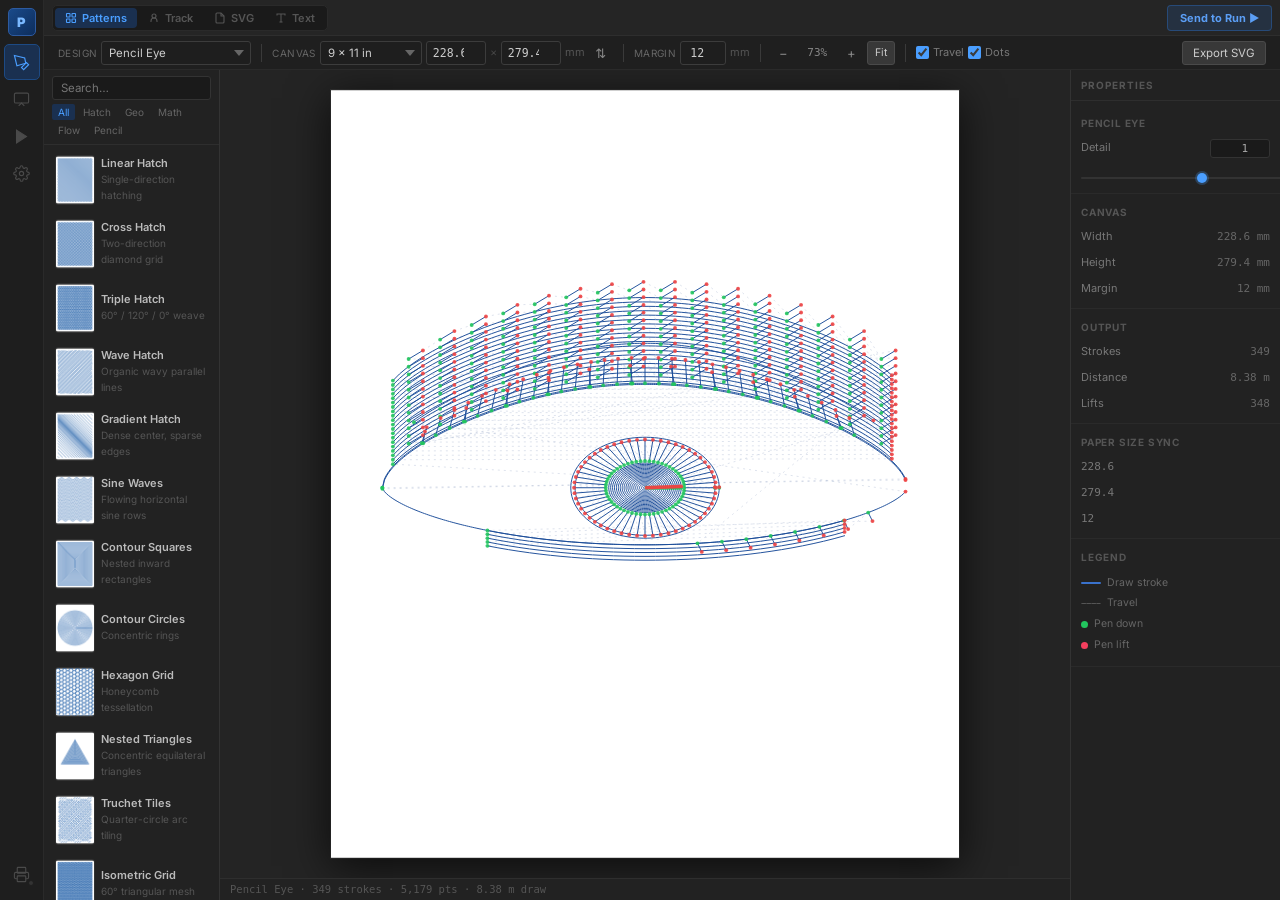
<file: index.html>
<!DOCTYPE html>
<html lang="en">
<head>
  <meta charset="UTF-8" />
  <meta name="viewport" content="width=device-width, initial-scale=1.0" />
  <title>Pen Plotter — Jacob Majors &amp; Troy Pappas</title>
  <!-- Favicon: inline SVG pen plotter icon -->
  <link rel="icon" type="image/svg+xml" href="data:image/svg+xml,%3Csvg xmlns='http://www.w3.org/2000/svg' viewBox='0 0 32 32'%3E%3Crect width='32' height='32' rx='6' fill='%231a1a1a'/%3E%3Cpath d='M8 24 L20 12 L24 16 L12 28Z' fill='%234a9eff' opacity='.9'/%3E%3Cpath d='M20 8 L24 12' stroke='%234a9eff' stroke-width='3' stroke-linecap='round'/%3E%3Ccircle cx='10' cy='26' r='2' fill='%2322c55e'/%3E%3C/svg%3E">
  <link rel="apple-touch-icon" href="data:image/svg+xml,%3Csvg xmlns='http://www.w3.org/2000/svg' viewBox='0 0 32 32'%3E%3Crect width='32' height='32' rx='6' fill='%231a1a1a'/%3E%3Cpath d='M8 24 L20 12 L24 16 L12 28Z' fill='%234a9eff'/%3E%3C/svg%3E">
  <meta name="description" content="Plotter gives discarded 3D printers a second life as accessible art machines. Move any limb in front of a webcam and the repurposed printer draws it on real paper." />
  <link rel="preconnect" href="https://fonts.googleapis.com" />
  <link rel="preconnect" href="https://fonts.gstatic.com" crossorigin />
  <link href="https://fonts.googleapis.com/css2?family=Inter:wght@300;400;500;600;700;800;900&display=swap" rel="stylesheet" />
  <style>
/* ===================================
   PLOTTER - stylesheet
   =================================== */

*, *::before, *::after { box-sizing: border-box; margin: 0; padding: 0; }
html { scroll-behavior: smooth; }

body {
  font-family: "Inter", system-ui, sans-serif;
  background: #0b0e1a;
  color: #c8cee0;
  line-height: 1.6;
  -webkit-font-smoothing: antialiased;
  overflow-x: hidden;
}

a  { text-decoration: none; color: inherit; }
img, canvas, svg { display: block; max-width: 100%; }
button { font-family: inherit; cursor: pointer; border: none; background: none; }

/* -- Tokens -- */
:root {
  --blue:   #2d7ae0;
  --blue-l: #5b9ef5;
  --teal:   #0ea5c8;
  --purple: #a855f7;
  --border: rgba(255,255,255,0.09);
  --surface: rgba(255,255,255,0.05);
  --surface2: rgba(255,255,255,0.09);
  --muted: rgba(255,255,255,0.45);
  --dim:   rgba(255,255,255,0.22);
}

/* === NAV === */
#nav {
  position: fixed; top: 0; left: 0; right: 0; z-index: 100;
  border-bottom: 1px solid transparent;
  transition: background .25s, border-color .25s, backdrop-filter .25s;
}
#nav.scrolled {
  background: rgba(11,14,26,.88);
  backdrop-filter: blur(18px);
  -webkit-backdrop-filter: blur(18px);
  border-bottom-color: var(--border);
}
.nav-inner {
  max-width: 1180px; margin: 0 auto;
  padding: 0 1.5rem; height: 58px;
  display: flex; align-items: center; justify-content: space-between;
}
.logo {
  display: flex; align-items: center; gap: .55rem;
  font-weight: 700; font-size: .95rem; color: #fff;
}
.logo-mark {
  width: 30px; height: 30px; border-radius: 7px; flex-shrink: 0;
  background: linear-gradient(135deg, var(--blue), var(--teal));
  display: flex; align-items: center; justify-content: center;
  font-weight: 800; font-size: .8rem; color: #fff;
}
.nav-links {
  display: flex; align-items: center; gap: .15rem;
  font-size: .875rem;
}
.nav-links a {
  padding: .38rem .7rem; border-radius: 6px;
  color: var(--muted); transition: color .2s, background .2s;
}
.nav-links a:hover { color: #fff; background: var(--surface); }
.nav-gh {
  display: inline-flex; align-items: center; gap: .4rem;
  border: 1px solid var(--border) !important;
  color: rgba(255,255,255,.7) !important;
}
.nav-gh:hover { border-color: rgba(255,255,255,.18) !important; color: #fff !important; }

/* === HERO === */
.hero {
  min-height: 100vh; display: flex; align-items: center;
  padding: 6rem 1.5rem 4rem; position: relative; overflow: hidden;
  text-align: center;
}
.hero-glow {
  position: absolute; border-radius: 50%; pointer-events: none;
  filter: blur(110px);
}
.g1 { width:700px;height:700px; top:-200px; left:-150px;
      background: radial-gradient(circle, rgba(26,82,160,.35) 0%, transparent 70%); }
.g2 { width:500px;height:500px; top:80px; right:-80px;
      background: radial-gradient(circle, rgba(14,165,200,.15) 0%, transparent 70%); }
.g3 { width:400px;height:400px; bottom:-100px; left:38%;
      background: radial-gradient(circle, rgba(88,28,135,.2) 0%, transparent 70%); }

.hero-grid-bg {
  position: absolute; inset: 0; pointer-events: none;
  background-image:
    linear-gradient(rgba(255,255,255,.028) 1px, transparent 1px),
    linear-gradient(90deg, rgba(255,255,255,.028) 1px, transparent 1px);
  background-size: 56px 56px;
  -webkit-mask-image: radial-gradient(ellipse 80% 70% at 50% 40%, black, transparent);
  mask-image: radial-gradient(ellipse 80% 70% at 50% 40%, black, transparent);
}

.hero-body {
  position: relative; max-width: 800px; margin: 0 auto;
  display: flex; flex-direction: column; align-items: center; gap: 1.4rem;
}

.eyebrow-tag {
  display: inline-flex; align-items: center; gap: .55rem;
  padding: .42rem 1rem; border-radius: 100px;
  background: var(--surface); border: 1px solid var(--border);
  font-size: .78rem; color: var(--muted);
}
.live-dot {
  width: 6px; height: 6px; border-radius: 50%;
  background: var(--teal);
  animation: blink 2s ease-in-out infinite;
}
@keyframes blink { 0%,100%{opacity:1} 50%{opacity:.35} }

.hero h1 {
  font-size: clamp(2.8rem, 7vw, 5.2rem);
  font-weight: 900; letter-spacing: -.04em;
  color: #fff; line-height: 1.05;
}
.grad {
  background: linear-gradient(130deg, var(--blue-l) 0%, var(--teal) 45%, var(--purple) 100%);
  -webkit-background-clip: text; -webkit-text-fill-color: transparent;
  background-clip: text;
}

.hero-p {
  font-size: 1.1rem; color: var(--muted); max-width: 560px; line-height: 1.75;
}
.hero-p strong { color: rgba(255,255,255,.8); }

.hero-btns {
  display: flex; flex-wrap: wrap; gap: .75rem; justify-content: center;
}
.btn-brand {
  display: inline-flex; align-items: center; gap: .55rem;
  padding: .8rem 1.6rem; border-radius: 10px;
  background: var(--blue); color: #fff; font-weight: 600; font-size: .95rem;
  box-shadow: 0 0 0 1px rgba(45,122,224,.4), 0 6px 28px rgba(45,122,224,.28);
  transition: background .2s, box-shadow .2s, transform .15s;
}
.btn-brand:hover { background: var(--blue-l); transform: translateY(-2px);
  box-shadow: 0 0 0 1px rgba(91,158,245,.5), 0 10px 36px rgba(45,122,224,.38); }
.btn-brand.btn-lg { padding: .95rem 2rem; font-size: 1rem; }

.btn-outline {
  display: inline-flex; align-items: center; gap: .5rem;
  padding: .8rem 1.6rem; border-radius: 10px;
  background: var(--surface); border: 1px solid var(--border);
  color: rgba(255,255,255,.75); font-weight: 600; font-size: .95rem;
  transition: background .2s, border-color .2s, transform .15s;
}
.btn-outline:hover { background: var(--surface2); border-color: rgba(255,255,255,.18);
  transform: translateY(-2px); }
.btn-outline.btn-lg { padding: .95rem 2rem; font-size: 1rem; }

.fine-print { font-size: .75rem; color: var(--dim); }

/* Mockup */
.mockup { width: 100%; max-width: 760px; margin-top: .5rem; }
.mockup-chrome {
  background: #13172a; border-radius: 12px 12px 0 0;
  border: 1px solid var(--border); border-bottom: none;
  padding: .6rem 1rem; display: flex; align-items: center; gap: .45rem;
}
.chrome-dots { display:flex; gap:.45rem; }
.chrome-dots span { width:10px;height:10px;border-radius:50%; }
.chrome-dots span:nth-child(1){background:#ff5f57}
.chrome-dots span:nth-child(2){background:#febc2e}
.chrome-dots span:nth-child(3){background:#28c840}
.chrome-addr { font-size:.7rem; color:var(--dim); margin-left:.4rem; }
.mockup-body {
  background: #0b0e1a;
  border: 1px solid var(--border); border-top: none;
  border-radius: 0 0 12px 12px; overflow: hidden;
  box-shadow: 0 32px 64px rgba(0,0,0,.6);
}
.mockup-body canvas { width:100%; height:auto; }

/* === SHARED SECTION STYLES === */
.section { padding: 6rem 0; }
.container { max-width: 1180px; margin: 0 auto; padding: 0 1.5rem; }

.section-tag {
  display: inline-block;
  padding: .28rem .85rem; border-radius: 100px; margin-bottom: .9rem;
  background: rgba(45,122,224,.1); border: 1px solid rgba(45,122,224,.25);
  font-size: .72rem; font-weight: 700; letter-spacing: .1em;
  text-transform: uppercase; color: var(--blue-l);
}

.section > .container > h2,
.section h2 {
  font-size: clamp(1.9rem, 4vw, 2.9rem);
  font-weight: 900; color: #fff; letter-spacing: -.035em;
  line-height: 1.1; margin-bottom: .85rem;
}

.section-sub {
  font-size: 1.05rem; color: var(--muted); max-width: 520px;
  line-height: 1.7; margin-bottom: 2.8rem;
}

/* ═══ APP SHELL ══════════════════════════════════════════════════════════ */
* { box-sizing: border-box; }

#app {
  display: flex;
  height: 100vh;
  overflow: hidden;
  background: #1a1a1a;
}

/* Left icon nav (VS Code style) */
.app-nav {
  width: 44px; flex-shrink: 0;
  background: #1e1e1e;
  border-right: 1px solid #2a2a2a;
  display: flex; flex-direction: column; align-items: center;
  padding: 8px 0; gap: 2px; z-index: 20;
}
.nav-brand {
  width: 28px; height: 28px; border-radius: 5px; flex-shrink: 0;
  background: linear-gradient(135deg, #1a4a8a 0%, #0d2d5c 100%);
  border: 1px solid #2d5aa0;
  display: flex; align-items: center; justify-content: center;
  font-weight: 900; font-size: 13px; color: #7ab8ff;
  margin-bottom: 6px; user-select: none;
}
.nav-items { display: flex; flex-direction: column; gap: 1px; }
.nav-foot  { margin-top: auto; display: flex; flex-direction: column; gap: 1px; }
.nav-item {
  width: 36px; height: 36px; border-radius: 5px;
  background: none; border: 1px solid transparent;
  color: #4a4a4a; cursor: pointer; position: relative;
  display: flex; align-items: center; justify-content: center;
  transition: background .1s, color .1s, border-color .1s;
  flex-shrink: 0;
}
.nav-item svg { pointer-events: none; }
.nav-item:hover { background: #2a2a2a; color: #999; border-color: #333; }
.nav-item.active { background: #1a3050; color: #4a9eff; border-color: #1d4a84; }
.nav-item:hover .nav-tip {
  opacity: 1; pointer-events: none;
  transform: translateX(0);
}
.nav-tip {
  position: absolute; left: calc(100% + 8px); top: 50%;
  transform: translateY(-50%) translateX(-4px);
  padding: 3px 8px; border-radius: 4px;
  background: #2d2d2d; border: 1px solid #3a3a3a;
  color: #ccc; font-size: 11px; white-space: nowrap; font-family: inherit;
  opacity: 0; transition: opacity .12s, transform .12s;
  pointer-events: none; z-index: 200;
}
.nav-dot {
  position: absolute; bottom: 5px; right: 5px;
  width: 6px; height: 6px; border-radius: 50%;
  background: #333; border: 1.5px solid #1e1e1e;
  transition: background .2s;
}
.nav-dot.ok       { background: #22c55e; }
.nav-dot.plotting { background: #f59e0b; }
.nav-dot.error    { background: #ef4444; }

/* Panels */
.panel {
  flex: 1; min-width: 0; display: flex; flex-direction: column;
  height: 100vh; overflow: hidden;
  background: #1a1a1a;
}

/* Ensure app fills viewport edge to edge */
#app { position: fixed; inset: 0; }

/* ── DRAW PANEL ───────────────────────────────────────────────────────── */
#panelDraw .draw-body {
  display: grid;
  grid-template-columns: 180px 1fr 200px;
  grid-template-rows: 1fr;    /* row fills panel height */
  flex: 1; min-height: 0;
}

/* All grid cells fill their row height */
#panelDraw .draw-body > * { min-height: 0; min-width: 0; overflow: hidden; }

#panelDraw .dt-presets { border-right: 1px solid #2e2e2e; }
#panelDraw .dt-props   { border-left:  1px solid #2e2e2e; }

/* Canvas column: flex column so canvas fills above toolbar */
.draw-canvas-wrap {
  display: flex; flex-direction: column;
  background: #111; min-height: 0; overflow: hidden;
}

/* Canvas region: the drawing area (no toolbar) */
.canvas-area {
  position: relative;
  border-radius: 10px; overflow: hidden;
  border: 1px solid var(--border);
  background: #0b0e1a;
  box-shadow: 0 8px 32px rgba(0,0,0,.5);
}
#panelDraw .canvas-area {
  flex: 1; min-height: 0;
  border-radius: 0; border: none; box-shadow: none;
  background: transparent; overflow: hidden; position: relative;
}

/* Both canvases fill the canvas-area absolutely */
#panelDraw #drawCanvas, #panelDraw #overlayCanvas {
  position: absolute; top: 0; left: 0;
  width: 100% !important; height: 100% !important;
  display: block;
}
#panelDraw #overlayCanvas { pointer-events: none; }

.draw-section-head {
  padding: 6px 10px 3px;
  font-size: 10px; font-weight: 700; letter-spacing: .09em;
  text-transform: uppercase; color: #484848;
}

/* draw mode toggle */
.draw-mode-toggle {
  display: flex; margin: 4px 8px; gap: 2px;
  background: #1a1a1a; border-radius: 4px;
  border: 1px solid #303030; padding: 2px;
}
.dmt-btn {
  flex: 1; height: 26px; border-radius: 3px;
  border: none; background: none; color: #555;
  font-size: 11px; font-family: inherit; cursor: pointer;
  display: flex; align-items: center; justify-content: center; gap: 4px;
  transition: background .12s, color .12s;
}
.dmt-btn:hover  { color: #999; background: #2a2a2a; }
.dmt-btn.active { background: #1a3050; color: #4a9eff; }

/* draw start button */
.draw-start-btn {
  margin: 4px 8px; height: 30px; border-radius: 4px;
  background: #1a4a8a; border: 1px solid #2d6abf;
  color: #7ab8ff; font-size: 12px; font-family: inherit;
  cursor: pointer; display: flex; align-items: center; justify-content: center; gap: 6px;
  transition: background .12s;
}
.draw-start-btn:hover:not(:disabled) { background: #1f5ca0; }
.draw-start-btn:disabled { opacity: .4; cursor: not-allowed; }
.draw-start-btn.stop {
  background: rgba(239,68,68,.12); border-color: rgba(239,68,68,.3);
  color: #fca5a5;
}

/* ── PLOT PANEL ───────────────────────────────────────────────────────── */
#panelPlot .plot-body {
  display: grid;
  grid-template-columns: 220px 1fr 200px;
  grid-template-rows: 1fr;
  flex: 1; min-height: 0;
}
#panelPlot .plot-body > * { min-height: 0; min-width: 0; overflow: hidden; }
.plot-bed-wrap {
  background: #202020; display: flex; align-items: center; justify-content: center;
  overflow: hidden; position: relative;
}
.plot-bed-wrap canvas {
  position: absolute;
  inset: 0;
}
.plot-3d-overlay {
  position: absolute;
  inset: 0;
  display: flex;
  align-items: center;
  justify-content: center;
  text-align: center;
  padding: 24px;
  color: #6b7280;
  font-size: 12px;
  letter-spacing: 0.02em;
  background:
    radial-gradient(circle at 50% 42%, rgba(255,255,255,0.04), transparent 34%),
    linear-gradient(180deg, rgba(255,255,255,0.02), rgba(0,0,0,0.06));
  pointer-events: none;
  z-index: 2;
}
#plotBedCanvas { display: block; }
.plot-controls { background: #222; border-right: 1px solid #2e2e2e; display: flex; flex-direction: column; overflow: hidden; }
.plot-status   { background: #222; border-left:  1px solid #2e2e2e; display: flex; flex-direction: column; overflow: hidden; }
.plot-scroll   { flex: 1; overflow-y: auto; padding: 4px 0; }
.plot-scroll::-webkit-scrollbar { width: 5px; }
.plot-scroll::-webkit-scrollbar-thumb { background: #333; border-radius: 3px; }

/* Plot toolbar controls */
.plot-tbar-progress {
  flex: 1; max-width: 220px; height: 3px; border-radius: 2px;
  background: #333; position: relative; overflow: hidden;
}
.plot-tbar-fill {
  height: 100%; border-radius: 2px;
  background: linear-gradient(90deg, #1a5abf, #4a9eff);
  transition: width .3s;
}
.plot-play-btn {
  height: 28px; padding: 0 14px; border-radius: 4px;
  font-size: 12px; font-family: inherit; cursor: pointer;
  border: 1px solid #3a3a3a; background: #2a2a2a; color: #ccc;
  display: flex; align-items: center; gap: 6px;
  transition: background .12s, color .12s;
}
.plot-play-btn:hover:not(:disabled) { background: #333; color: #fff; }
.plot-play-btn.go   { background: #1a4a8a; border-color: #2d6abf; color: #7ab8ff; }
.plot-play-btn.go:hover { background: #1f5ca0; }
.plot-play-btn.stop { background: rgba(239,68,68,.12); border-color: rgba(239,68,68,.28); color: #fca5a5; }
.plot-play-btn:disabled { opacity: .35; cursor: not-allowed; }

/* big stat in plot status panel */
.plot-stat-big {
  font-size: 22px; font-family: monospace; font-weight: 700;
  color: #ccc; text-align: center; padding: 8px 10px 0; letter-spacing: .02em;
}
.plot-stat-label { font-size: 10px; color: #555; text-align: center; text-transform: uppercase; letter-spacing: .08em; }
.plot-progress-bar {
  margin: 6px 10px; height: 4px; border-radius: 2px;
  background: #2a2a2a; overflow: hidden;
}
.plot-progress-fill {
  height: 100%; background: linear-gradient(90deg,#1a5abf,#4a9eff);
  border-radius: 2px; transition: width .4s;
}

/* coord display */
.plot-coords {
  display: grid; grid-template-columns: 1fr 1fr;
  gap: 4px; padding: 6px 10px;
}
.plot-coord {
  background: #1a1a1a; border: 1px solid #2e2e2e; border-radius: 4px;
  padding: 4px 8px; text-align: center;
}
.plot-coord-axis { font-size: 9px; color: #555; letter-spacing: .1em; text-transform: uppercase; }
.plot-coord-val  { font-size: 14px; font-family: monospace; color: #aaa; margin-top: 1px; }

/* === DEMO === */
.demo-wrap {
  display: flex;
  flex-direction: column;
  gap: 1rem;
}

/* Manual move 2×3 button grid */
.manual-grid {
  display: grid;
  grid-template-columns: 1fr 1fr;
  gap: .4rem;
}

.man-btn {
  padding: .55rem .4rem;
  border-radius: 8px;
  background: var(--surface2);
  border: 1px solid var(--border);
  color: rgba(255,255,255,.8);
  font-size: .82rem;
  font-weight: 700;
  font-family: inherit;
  cursor: pointer;
  transition: background .15s, color .15s;
  display: flex;
  align-items: center;
  justify-content: center;
  gap: .25rem;
}

.man-btn:hover { background: rgba(255,255,255,.14); color: #fff; }
.man-btn-y     { background: rgba(14,165,200,.15); border-color: rgba(14,165,200,.3); color: var(--teal); }
.man-btn-y:hover { background: rgba(14,165,200,.28); color: #fff; }
.man-btn-pen   { background: rgba(168,85,247,.12); border-color: rgba(168,85,247,.3); color: #c084fc; }
.man-btn-pen:hover { background: rgba(168,85,247,.28); color: #fff; }

/* Controls grid below the canvas */
.sidebar {
  display: grid;
  grid-template-columns: repeat(4, 1fr);
  gap: .75rem;
  align-items: start;
}

/* Individual card inside the top grid row */
.ctrl-card {
  background: var(--surface);
  border: 1px solid var(--border);
  border-radius: 12px;
  padding: .75rem;
  display: flex;
  flex-direction: column;
  gap: .6rem;
}

/* Canvas area */
.canvas-area {
  position: relative;
  border-radius: 10px; overflow: hidden;
  border: 1px solid var(--border);
  background: #0b0e1a;
  box-shadow: 0 8px 32px rgba(0,0,0,.5);
}

.canvas-area canvas#drawCanvas {
  display: block; width: 100%; height: auto;
}

/* Overlay canvas - sits directly on top of drawCanvas */
.canvas-area canvas#overlayCanvas {
  position: absolute;
  top: 0; left: 0;
  width: 100%; height: 100%;
  pointer-events: none;
}

/* PIP camera */
.pip {
  position: absolute;
  bottom: 10px; right: 10px;
  width: 190px; border-radius: 10px; overflow: hidden;
  border: 1px solid rgba(255,255,255,.12);
  background: #080b16;
  box-shadow: 0 8px 28px rgba(0,0,0,.65);
  z-index: 5;
}
.pip-top {
  padding: .3rem .55rem;
  background: rgba(0,0,0,.55);
  display: flex; align-items: center; justify-content: space-between;
  border-bottom: 1px solid rgba(255,255,255,.07);
}
.pip-indicator {
  display: inline-flex; align-items: center; gap: .3rem;
  font-size: .6rem; font-weight: 700; letter-spacing: .1em;
  color: #22c55e; opacity: 0; transition: opacity .35s;
}
.pip-dot-inner {
  width: 5px; height: 5px; border-radius: 50%; background: #22c55e;
  animation: blink 1.4s ease-in-out infinite;
}
.pip-label { font-size: .6rem; color: var(--dim); text-transform: uppercase; letter-spacing: .07em; }
.pip-body { position: relative; aspect-ratio: 4/3; }
.pip-body video { width:100%; height:100%; object-fit:cover; transform:scaleX(-1); display:block; }
.pip-off {
  position: absolute; inset: 0; background: #080b16;
  display: flex; flex-direction: column; align-items: center; justify-content: center;
  gap: .4rem; color: var(--dim); font-size: .7rem;
}

/* Mouse info strip */
.mouse-info {
  display: none; align-items: center; gap: .55rem;
  padding: .55rem .85rem;
  background: rgba(168,85,247,.08);
  border-top: 1px solid rgba(168,85,247,.22);
  font-size: .78rem; color: rgba(168,85,247,.85);
}

/* Drawing toolbar */
.toolbar {
  display: flex; align-items: center; justify-content: space-between;
  padding: .55rem .85rem; gap: .75rem;
  background: rgba(0,0,0,.45);
  border-top: 1px solid rgba(255,255,255,.06);
}
.colors { display: flex; align-items: center; gap: .38rem; flex-wrap: wrap; }
.color-btn {
  width: 20px; height: 20px; border-radius: 50%;
  border: 2px solid transparent;
  transition: transform .15s, border-color .15s;
  flex-shrink: 0;
}
.color-btn:hover { transform: scale(1.2); }
.color-btn.active { border-color: #fff; transform: scale(1.18);
  box-shadow: 0 0 0 1px rgba(255,255,255,.3); }
.toolbar-right { display: flex; gap: .4rem; flex-shrink: 0; }
.tool-btn {
  padding: .3rem .65rem; border-radius: 6px;
  background: var(--surface); border: 1px solid var(--border);
  color: var(--muted); font-size: .75rem; font-weight: 500;
  transition: background .2s, color .2s;
}
.tool-btn:hover { background: var(--surface2); color: #fff; }

/* Printer panel spans all 4 columns when visible */
#printerPanel {
  grid-column: 1 / -1;
  display: grid;
  grid-template-columns: repeat(4, 1fr);
  gap: .75rem;
  align-items: start;
}

.seg-ctrl {
  display: flex; gap: .3rem;
  background: var(--surface); border: 1px solid var(--border);
  border-radius: 9px; padding: .22rem;
}
.seg {
  flex: 1; display: flex; align-items: center; justify-content: center; gap: .38rem;
  padding: .42rem .5rem; border-radius: 6px;
  font-size: .8rem; font-weight: 600; color: var(--muted);
  transition: background .2s, color .2s;
}
.seg.active { background: var(--surface2); color: #fff; box-shadow: 0 1px 3px rgba(0,0,0,.3); }

.start-btn {
  display: flex; align-items: center; justify-content: center; gap: .55rem;
  width: 100%; padding: .8rem 1rem; border-radius: 10px;
  background: var(--blue); color: #fff; font-weight: 700; font-size: .9rem;
  box-shadow: 0 4px 20px rgba(45,122,224,.3);
  transition: background .2s, box-shadow .2s, transform .15s;
}
.start-btn:hover:not(:disabled) { background: var(--blue-l); transform: translateY(-1px); }
.start-btn:disabled { opacity: .55; cursor: not-allowed; }
.start-btn.stop {
  background: rgba(239,68,68,.15); border: 1px solid rgba(239,68,68,.3);
  color: #fca5a5; box-shadow: none;
}
.start-btn.stop:hover { background: rgba(239,68,68,.25); }

.printer-btn {
  display: flex; align-items: center; justify-content: center; gap: .5rem;
  width: 100%; padding: .65rem 1rem; border-radius: 10px;
  background: rgba(14,165,200,.12); border: 1px solid rgba(14,165,200,.28);
  color: var(--teal); font-size: .84rem; font-weight: 600;
  transition: background .2s, border-color .2s;
}
.printer-btn:hover { background: rgba(14,165,200,.22); border-color: rgba(14,165,200,.5); }
.printer-btn.connected {
  background: rgba(34,197,94,.12); border-color: rgba(34,197,94,.35);
  color: #4ade80;
}
.printer-btn.connected:hover { background: rgba(239,68,68,.12); border-color: rgba(239,68,68,.35); color: #fca5a5; }

.cam-select-wrap { display: flex; flex-direction: column; gap: .3rem; }
.cam-select {
  width: 100%; padding: .48rem .65rem; border-radius: 8px;
  background: var(--surface); border: 1px solid var(--border);
  color: #fff; font-size: .82rem; font-family: inherit;
  appearance: none; -webkit-appearance: none;
  background-image: url("data:image/svg+xml,%3Csvg xmlns='http://www.w3.org/2000/svg' width='12' height='12' viewBox='0 0 24 24' fill='none' stroke='%23ffffff66' stroke-width='2.5'%3E%3Cpolyline points='6 9 12 15 18 9'/%3E%3C/svg%3E");
  background-repeat: no-repeat; background-position: right .6rem center;
  padding-right: 2rem; cursor: pointer;
  transition: border-color .2s;
}
.cam-select:focus { outline: none; border-color: var(--blue); }
.cam-select option { background: #1a1f35; color: #fff; }

.gesture-hints {
  background: var(--surface); border: 1px solid var(--border);
  border-radius: 10px; padding: .65rem .8rem; font-size: .78rem;
}
.gesture-hints-title {
  font-size: .65rem; font-weight: 700; letter-spacing: .09em;
  text-transform: uppercase; color: var(--dim); margin-bottom: .45rem;
}
.gesture-list { display: flex; flex-direction: column; gap: .3rem; }
.gesture-row { display: flex; align-items: center; gap: .5rem; }
.gesture-icon { font-size: .9rem; width: 1.4rem; text-align: center; flex-shrink: 0; }
.gesture-desc { color: var(--muted); line-height: 1.4; }

/* === PRINTER PANEL === */
.printer-panel { gap: .6rem; }
.pp-section {
  background: var(--surface); border: 1px solid var(--border);
  border-radius: 10px; padding: .7rem .8rem;
  display: flex; flex-direction: column; gap: .5rem;
}
.pp-title {
  font-size: .68rem; font-weight: 700; letter-spacing: .09em;
  text-transform: uppercase; color: var(--dim);
  display: flex; align-items: center; justify-content: space-between;
}
.pp-live { font-size: .7rem; font-weight: 600; color: var(--teal); letter-spacing: 0; text-transform: none; }
.pp-label { font-size: .76rem; color: var(--muted); white-space: nowrap; }
.pp-row { display: flex; align-items: center; gap: .45rem; }
.pp-field { display: flex; flex-direction: column; gap: .2rem; flex: 1; }
.pp-num {
  width: 100%; padding: .35rem .5rem; border-radius: 7px;
  background: rgba(255,255,255,.06); border: 1px solid var(--border);
  color: #fff; font-size: .82rem; font-family: inherit;
  -moz-appearance: textfield;
}
.pp-num::-webkit-outer-spin-button,
.pp-num::-webkit-inner-spin-button { -webkit-appearance: none; appearance: none; margin: 0; }
.pp-num:focus { outline: none; border-color: var(--blue); }
.pp-unit { font-size: .72rem; color: var(--dim); white-space: nowrap; }
.pp-scale-row { display: flex; align-items: center; gap: .45rem; }
.pp-scale-row .pp-label { min-width: 72px; }
.pp-scale-row .pp-num { flex: 1; }
.pp-btn {
  flex: 1; padding: .38rem .5rem; border-radius: 7px; font-size: .78rem;
  font-weight: 600; font-family: inherit; cursor: pointer; border: none;
  background: var(--surface2); color: rgba(255,255,255,.75);
  transition: background .15s, color .15s;
}
.pp-btn:hover { background: rgba(255,255,255,.14); color: #fff; }
.pp-btn:disabled { opacity: .4; cursor: not-allowed; }
.pp-btn-accent { background: rgba(45,122,224,.2); color: var(--blue-l); }
.pp-btn-accent:hover { background: rgba(45,122,224,.35); color: #fff; }
.pp-btn-turbo { background: rgba(168,85,247,.15); color: #c084fc; }
.pp-btn-turbo:hover { background: rgba(168,85,247,.3); }
.pp-btn-turbo.active { background: rgba(168,85,247,.35); color: #fff; box-shadow: 0 0 0 1px rgba(168,85,247,.5); }
.pp-btn-sm { font-size: .72rem; padding: .3rem .4rem; }
.pp-file-label { display: flex; align-items: center; gap: .5rem; cursor: pointer; }
.pp-file-btn {
  display: inline-flex; align-items: center; gap: .35rem; padding: .35rem .65rem;
  border-radius: 7px; background: var(--surface2); border: 1px solid var(--border);
  font-size: .76rem; font-weight: 600; color: rgba(255,255,255,.75);
  transition: background .15s; white-space: nowrap;
}
.pp-file-label:hover .pp-file-btn { background: rgba(255,255,255,.14); color: #fff; }
.pp-file-name { font-size: .74rem; color: var(--dim); overflow: hidden; text-overflow: ellipsis; white-space: nowrap; max-width: 110px; }
.pp-hint { font-size: .72rem; color: var(--dim); line-height: 1.45; }
.jog-grid {
  display: grid; grid-template-columns: repeat(3, 1fr); gap: .3rem;
  align-items: center; justify-items: center;
}
.jog-btn {
  width: 100%; padding: .45rem; border-radius: 7px; font-size: .82rem;
  font-weight: 700; cursor: pointer; border: none;
  background: var(--surface2); color: rgba(255,255,255,.8);
  transition: background .15s; line-height: 1;
}
.jog-btn:hover { background: rgba(255,255,255,.18); color: #fff; }
.jog-center { font-size: .7rem; color: var(--dim); }
.bound-grid {
  display: grid; grid-template-columns: 1fr 1fr; gap: .3rem;
}

/* Z-axis live slider */
.z-slider-wrap {
  display: flex; flex-direction: row; align-items: center; gap: .4rem;
  padding: .4rem 0; justify-content: center;
}
.z-slider-inner { display: flex; flex-direction: column; align-items: center; gap: .25rem; }
.z-step-btn { width: 28px; height: 28px; padding: 0; font-size: 1rem; flex-shrink: 0; }
.pp-textarea {
  width: 100%; padding: .4rem .55rem; border-radius: 7px; resize: vertical;
  background: rgba(255,255,255,.06); border: 1px solid var(--border);
  color: #fff; font-size: .84rem; font-family: inherit; line-height: 1.5;
}
.pp-textarea:focus { outline: none; border-color: var(--blue); }
#dictateBtn.listening { background: rgba(239,68,68,.25); color: #fca5a5; animation: blink 1s ease-in-out infinite; }
.z-tick { font-size: .68rem; color: var(--dim); font-variant-numeric: tabular-nums; }
.z-slider {
  -webkit-appearance: slider-vertical; appearance: slider-vertical;
  writing-mode: vertical-lr; direction: rtl;
  width: 28px; height: 140px; cursor: pointer;
  accent-color: var(--teal);
}

.status-pill {
  display: flex; align-items: center; gap: .45rem;
  padding: .45rem .7rem; border-radius: 7px;
  font-size: .78rem; border: 1px solid transparent;
}
.status-dot-el {
  width: 6px; height: 6px; border-radius: 50%; flex-shrink: 0;
}
.status-idle   { background: var(--surface); border-color: var(--border); color: var(--muted); }
.status-idle   .status-dot-el { background: #4b5563; }
.status-loading{ background: rgba(251,191,36,.07); border-color: rgba(251,191,36,.2); color: #fcd34d; }
.status-loading .status-dot-el { background: #fbbf24; animation: blink .8s infinite; }
.status-on     { background: rgba(34,197,94,.07); border-color: rgba(34,197,94,.2); color: #86efac; }
.status-on     .status-dot-el { background: #22c55e; animation: blink 1.5s infinite; }
.status-error  { background: rgba(239,68,68,.07); border-color: rgba(239,68,68,.2); color: #fca5a5; font-size:.73rem; line-height:1.4; }
.status-error  .status-dot-el { background: #ef4444; }

.divider { border: none; border-top: 1px solid var(--border); }

.ctrl-section { display: flex; flex-direction: column; gap: .45rem; }
.ctrl-label {
  font-size: .68rem; font-weight: 700; letter-spacing: .1em;
  text-transform: uppercase; color: var(--dim);
}
.ctrl-row { display: flex; align-items: center; justify-content: space-between; }
.ctrl-val { font-size: .7rem; color: var(--blue-l); font-family: monospace; }

.track-opts { display: flex; flex-direction: column; gap: .35rem; }
.track-opt { cursor: pointer; }
.track-opt input { display: none; }
.track-card {
  display: flex; align-items: center; gap: .6rem;
  padding: .5rem .7rem; border-radius: 9px;
  background: var(--surface); border: 1px solid var(--border);
  transition: background .2s, border-color .2s;
}
.track-opt input:checked + .track-card {
  background: rgba(45,122,224,.1); border-color: rgba(45,122,224,.38);
}
.track-icon { font-size: 1.05rem; flex-shrink: 0; }
.track-name { font-size: .82rem; font-weight: 600; color: #fff; }
.track-hint { font-size: .68rem; color: var(--dim); }

.range-input {
  width: 100%; height: 3px;
  -webkit-appearance: none; appearance: none;
  background: var(--border); border-radius: 3px; outline: none; cursor: pointer;
}
.range-input::-webkit-slider-thumb {
  -webkit-appearance: none;
  width: 15px; height: 15px; border-radius: 50%;
  background: var(--blue-l); border: 2px solid #fff;
  box-shadow: 0 2px 6px rgba(45,122,224,.35);
}

/* === FEATURES === */
.feat-grid {
  display: grid;
  grid-template-columns: repeat(3, 1fr);
  gap: .9rem;
}
.feat-card {
  background: var(--surface); border: 1px solid var(--border);
  border-radius: 14px; padding: 1.6rem;
  transition: background .2s, border-color .2s, transform .2s;
}
.feat-card:hover { background: var(--surface2); border-color: rgba(255,255,255,.13); transform: translateY(-3px); }
.feat-card.span2 { grid-column: span 2; }
.feat-icon {
  width: 42px; height: 42px; border-radius: 9px;
  background: rgba(45,122,224,.1); border: 1px solid rgba(45,122,224,.2);
  display: flex; align-items: center; justify-content: center;
  color: var(--blue-l); margin-bottom: 1rem;
}
.feat-card h3 { font-size: .95rem; font-weight: 700; color: #fff; margin-bottom: .45rem; }
.feat-card p  { font-size: .84rem; color: var(--muted); line-height: 1.65; }

/* === HOW IT WORKS === */
.how-section { border-top: 1px solid var(--border); }
.steps {
  display: grid; grid-template-columns: repeat(4,1fr); gap: 1.5rem; margin-top: 1rem;
}
.step { text-align: center; padding: 0 .5rem; }
.step-n {
  width: 52px; height: 52px; border-radius: 13px; margin: 0 auto 1.1rem;
  background: rgba(13,53,117,.4); border: 1px solid rgba(45,122,224,.28);
  display: flex; align-items: center; justify-content: center;
  font-size: .82rem; font-weight: 800; color: var(--blue-l); letter-spacing: .04em;
}
.step h3 { font-size: .9rem; font-weight: 700; color: #fff; margin-bottom: .4rem; }
.step p   { font-size: .8rem; color: var(--muted); line-height: 1.6; }

/* === STORY === */
.story-section { border-top: 1px solid var(--border); }
.story-grid {
  display: grid; grid-template-columns: 340px 1fr; gap: 5rem; align-items: start;
}
.story-left { position: sticky; top: 5rem; }
.authors { display: flex; flex-direction: column; gap: .65rem; margin-top: 1.75rem; }
.author {
  display: flex; align-items: center; gap: .7rem;
  padding: .7rem .9rem; border-radius: 11px;
  background: var(--surface); border: 1px solid var(--border);
}
.avatar {
  width: 34px; height: 34px; border-radius: 50%; flex-shrink: 0;
  background: linear-gradient(135deg, var(--blue), var(--teal));
  display: flex; align-items: center; justify-content: center;
  font-size: .72rem; font-weight: 800; color: #fff;
}
.author-name { font-size: .85rem; font-weight: 600; color: #fff; }
.author-role { font-size: .72rem; color: var(--dim); }
.story-school { margin-top: 1.1rem; font-size: .78rem; color: var(--dim); }

.story-right { padding-top: .4rem; display: flex; flex-direction: column; gap: 1.25rem; }
.story-right p { font-size: 1rem; color: rgba(255,255,255,.58); line-height: 1.82; }
.story-right strong { color: rgba(255,255,255,.85); }
.story-right em { color: var(--blue-l); font-style: normal; font-weight: 500; }
.story-right blockquote {
  font-size: 1.05rem; color: rgba(255,255,255,.72); font-weight: 500;
  border-left: 3px solid var(--blue); padding-left: 1.1rem;
  background: rgba(45,122,224,.05); padding: .9rem 1.1rem;
  border-radius: 0 8px 8px 0;
}

/* === CTA === */
.cta-section { border-top: 1px solid var(--border); text-align: center; overflow: hidden; }
.cta-inner { position: relative; max-width: 600px; margin: 0 auto; padding: 0 1.5rem;
  display: flex; flex-direction: column; align-items: center; gap: 1.1rem; }
.cta-glow {
  position: absolute; top: 50%; left: 50%; transform: translate(-50%,-50%);
  width: 600px; height: 400px; pointer-events: none;
  background: radial-gradient(ellipse, rgba(45,122,224,.11) 0%, transparent 70%);
}

/* === FOOTER === */
footer { border-top: 1px solid var(--border); padding: 2.75rem 0 1.25rem; }
.footer-inner {
  display: flex; justify-content: space-between; gap: 2.5rem;
  margin-bottom: 2rem; flex-wrap: wrap;
}
.footer-brand {
  display: flex; align-items: flex-start; gap: .65rem; max-width: 240px;
}
.footer-name { font-weight: 700; color: #fff; font-size: .9rem; margin-bottom: .25rem; }
.footer-desc { font-size: .78rem; color: var(--dim); line-height: 1.55; }
.footer-cols { display: flex; gap: 3rem; }
.footer-col { display: flex; flex-direction: column; gap: .55rem; }
.fcol-title { font-size: .68rem; font-weight: 700; letter-spacing: .1em;
  text-transform: uppercase; color: var(--dim); margin-bottom: .15rem; }
.footer-col a { font-size: .84rem; color: var(--muted); transition: color .2s; }
.footer-col a:hover { color: #fff; }
.footer-bottom {
  border-top: 1px solid var(--border); padding-top: 1.1rem;
  display: flex; justify-content: space-between; align-items: center;
  flex-wrap: wrap; gap: .5rem; font-size: .74rem; color: var(--dim);
}

/* === SOURCES PAGE === */
.sources-page {
  max-width: 880px; margin: 0 auto;
  padding: 7rem 1.5rem 5rem;
}
.sources-page h1 { font-size: 2.6rem; font-weight: 900; color: #fff;
  letter-spacing: -.04em; margin-top: .7rem; margin-bottom: .9rem; }
.sources-page .lead { font-size: 1.05rem; color: var(--muted); line-height: 1.7; margin-bottom: 3rem; }
.src-groups { display: flex; flex-direction: column; gap: 2.75rem; }
.src-group-title {
  font-size: .68rem; font-weight: 700; letter-spacing: .12em;
  text-transform: uppercase; color: var(--blue-l);
  margin-bottom: .85rem; padding-bottom: .65rem; border-bottom: 1px solid var(--border);
}
.src-items { display: flex; flex-direction: column; gap: .55rem; }
.src-card {
  display: flex; align-items: flex-start; justify-content: space-between; gap: 1rem;
  padding: 1rem 1.1rem; border-radius: 11px;
  background: var(--surface); border: 1px solid var(--border);
  transition: background .2s, border-color .2s;
}
.src-card:hover { background: var(--surface2); border-color: rgba(255,255,255,.13); }
.src-meta { flex: 1; }
.src-top { display: flex; align-items: center; gap: .6rem; margin-bottom: .2rem; }
.src-name { color: #fff; font-weight: 600; font-size: .88rem; }
.src-card:hover .src-name { color: var(--blue-l); }
.src-by   { color: var(--dim); font-size: .78rem; }
.src-desc { color: var(--muted); font-size: .8rem; line-height: 1.58; }
.src-right { text-align: right; flex-shrink: 0; }
.src-lic { display: inline-block; padding: .12rem .45rem; border-radius: 4px;
  background: var(--surface2); color: var(--dim); font-family: monospace; font-size: .7rem; }
.src-arrow { color: var(--dim); font-size: .72rem; margin-top: .2rem; }
.src-card:hover .src-arrow { color: var(--blue-l); }
.src-credit { margin-top: 3.5rem; background: var(--surface); border: 1px solid var(--border);
  border-radius: 14px; padding: 1.75rem; text-align: center; }
.src-credit p { font-size: .85rem; color: var(--muted); line-height: 1.8; }
.src-credit strong { color: #fff; }
.src-credit a { color: var(--blue-l); }
.src-credit a:hover { text-decoration: underline; }

/* === TAB BAR === */
.tab-bar {
  display: flex; gap: .2rem;
  background: var(--surface); border: 1px solid var(--border);
  border-radius: 8px; padding: .2rem;
}
.tab-btn {
  display: flex; align-items: center; gap: .35rem;
  padding: .35rem .85rem; border-radius: 6px;
  font-size: .8rem; font-weight: 600; font-family: inherit;
  color: var(--muted); background: none; border: none; cursor: pointer;
  transition: background .15s, color .15s;
}
.tab-btn:hover { color: #fff; background: var(--surface2); }
.tab-btn.active { background: var(--surface2); color: #fff; box-shadow: 0 1px 3px rgba(0,0,0,.3); }

/* ═══ DESIGN TOOL ═══════════════════════════════════════════════════════ */
#panelDesigns {
  display: flex; flex-direction: column;
  height: 100vh;
  background: #1a1a1a;
  padding: 0;
}

/* nav connected state */
.nav-item.connected { color: #22c55e !important; }

/* ── Tab toolbar ───────────────────────────────────────────────── */
.tab-toolbar {
  display: flex; align-items: center; height: 36px; flex-shrink: 0;
  background: #252525; border-bottom: 1px solid #2e2e2e;
  padding: 0 8px; gap: 0; overflow-x: auto;
}
.tab-toolbar::-webkit-scrollbar { display: none; }
.sub-toolbar {
  display: flex; align-items: center; height: 34px; flex-shrink: 0;
  background: #1f1f1f; border-bottom: 1px solid #2a2a2a;
  padding: 0 8px; gap: 0; overflow-x: auto;
}
.sub-toolbar::-webkit-scrollbar { display: none; }
.mode-bar {
  display: flex; gap: 1px; background: #1a1a1a;
  border: 1px solid #2a2a2a; border-radius: 5px; padding: 2px;
}
.mode-btn {
  display: flex; align-items: center; gap: 5px; padding: 3px 10px;
  border-radius: 4px; border: none; background: none; color: #555;
  font-size: 11px; font-weight: 600; font-family: inherit;
  cursor: pointer; transition: background .12s, color .12s; white-space: nowrap;
}
.mode-btn:hover  { color: #999; background: #252525; }
.mode-btn.active { background: #1a3050; color: #4a9eff; }
.tab-action-btn {
  height: 26px; padding: 0 12px; border-radius: 4px;
  background: rgba(45,122,224,.15); border: 1px solid rgba(45,122,224,.35);
  color: #5b9ef5; font-size: 11px; font-weight: 700; font-family: inherit;
  cursor: pointer; white-space: nowrap; transition: background .12s;
}
.tab-action-btn:hover:not(:disabled) { background: rgba(45,122,224,.28); }
.tab-action-btn:disabled { opacity: .35; cursor: not-allowed; }
/* Console colors */
#consoleOutput .c-cmd  { color: #4a9eff; }
#consoleOutput .c-resp { color: #555; }
#consoleOutput .c-err  { color: #f87171; }
#consoleOutput .c-info { color: #4ade80; }

/* Create panel mode bar */
.create-mode-bar {
  display: flex; gap: 2px;
  background: #1a1a1a; border: 1px solid #333;
  border-radius: 6px; padding: 2px;
}
.create-mode-btn {
  display: flex; align-items: center; gap: 5px;
  padding: 4px 10px; border-radius: 4px;
  border: none; background: none; color: #555;
  font-size: 11px; font-weight: 600; font-family: inherit; cursor: pointer;
  transition: background .12s, color .12s; white-space: nowrap;
}
.create-mode-btn:hover { color: #999; background: #252525; }
.create-mode-btn.active { background: #1a3050; color: #4a9eff; }
.create-mode-view { display: flex; flex-direction: column; }

/* Console output */
#consoleOutput .cmd  { color: #4a9eff; }
#consoleOutput .resp { color: #888; }
#consoleOutput .err  { color: #ef4444; }
#consoleOutput .info { color: #22c55e; }

/* toolbar */
.dt-toolbar {
  display: flex; align-items: center; gap: 0;
  height: 36px; flex-shrink: 0;
  background: #2a2a2a;
  border-bottom: 1px solid #3a3a3a;
  padding: 0 8px;
  overflow-x: auto; overflow-y: hidden;
  user-select: none;
}
.dt-toolbar::-webkit-scrollbar { display: none; }
.dt-group { display: flex; align-items: center; gap: 4px; padding: 0 6px; }
.dt-sep { width: 1px; height: 18px; background: #3a3a3a; flex-shrink: 0; margin: 0 4px; }
.dt-label { font-size: 10px; color: #666; letter-spacing: .04em; text-transform: uppercase; white-space: nowrap; }
.dt-select {
  height: 24px; padding: 0 22px 0 7px; border-radius: 3px;
  background: #1e1e1e url("data:image/svg+xml,%3Csvg xmlns='http://www.w3.org/2000/svg' width='10' height='6'%3E%3Cpath d='M0 0l5 6 5-6z' fill='%23666'/%3E%3C/svg%3E") no-repeat right 6px center;
  border: 1px solid #3c3c3c; color: #ccc; font-size: 11.5px; font-family: inherit;
  appearance: none; -webkit-appearance: none; cursor: pointer;
  transition: border-color .15s;
}
.dt-select:hover { border-color: #555; }
.dt-select:focus { outline: none; border-color: #4a9eff; }
.dt-num-input {
  height: 24px; width: 60px; padding: 0 6px; border-radius: 3px;
  background: #1e1e1e; border: 1px solid #3c3c3c; color: #ccc;
  font-size: 11.5px; font-family: monospace; text-align: right;
  transition: border-color .15s;
}
.dt-num-input:focus { outline: none; border-color: #4a9eff; }
.dt-num-input.wide { width: 52px; }
.dt-unit { font-size: 11px; color: #555; }
.dt-x    { font-size: 11px; color: #444; }
.dt-icon-btn {
  width: 24px; height: 24px; border-radius: 3px; border: 1px solid transparent;
  background: none; color: #888; font-size: 13px; cursor: pointer;
  display: flex; align-items: center; justify-content: center;
  transition: background .12s, color .12s, border-color .12s;
}
.dt-icon-btn:hover { background: #383838; color: #ccc; border-color: #444; }
.dt-icon-btn.active { background: #3a4a6a; color: #4a9eff; border-color: #4a9eff55; }
.dt-btn {
  height: 24px; padding: 0 10px; border-radius: 3px;
  background: #383838; border: 1px solid #4a4a4a; color: #ccc;
  font-size: 11.5px; font-family: inherit; cursor: pointer; white-space: nowrap;
  transition: background .12s, border-color .12s;
}
.dt-btn:hover { background: #444; border-color: #555; }
.dt-btn:disabled { opacity: .4; cursor: not-allowed; }
.dt-btn-primary {
  background: #1a4a8a; border-color: #2d6abf; color: #7ab8ff;
}
.dt-btn-primary:hover:not(:disabled) { background: #1f5ca0; }
.dt-btn-primary:disabled { opacity: .35; cursor: not-allowed; }
.dt-zoom-label { font-size: 11px; font-family: monospace; color: #888; width: 36px; text-align: center; }

/* 3-panel layout */
.dt-body {
  display: grid;
  grid-template-columns: 176px 1fr 210px;
  grid-template-rows: 1fr;
  flex: 1; min-height: 0;
}
.dt-body > * { min-height: 0; min-width: 0; }

/* left: preset panel */
.dt-presets {
  background: #222; border-right: 1px solid #333;
  display: flex; flex-direction: column; overflow: hidden;
}
.dt-presets-head {
  padding: 6px 8px; border-bottom: 1px solid #2e2e2e;
  display: flex; flex-direction: column; gap: 4px;
}
.dt-search {
  width: 100%; height: 24px; padding: 0 8px; border-radius: 3px;
  background: #1a1a1a; border: 1px solid #333; color: #ccc;
  font-size: 11.5px; font-family: inherit;
}
.dt-search:focus { outline: none; border-color: #4a9eff; }
.dt-cats { display: flex; gap: 2px; flex-wrap: wrap; }
.dt-cat {
  padding: 2px 6px; border-radius: 2px; border: none;
  background: none; color: #666; font-size: 10px; cursor: pointer;
  font-family: inherit; transition: background .12s, color .12s;
}
.dt-cat:hover { color: #aaa; background: #2a2a2a; }
.dt-cat.active { color: #4a9eff; background: #1a3050; }
.dt-preset-scroll { flex: 1; overflow-y: auto; padding: 4px; }
.dt-preset-scroll::-webkit-scrollbar { width: 5px; }
.dt-preset-scroll::-webkit-scrollbar-track { background: transparent; }
.dt-preset-scroll::-webkit-scrollbar-thumb { background: #333; border-radius: 3px; }
.dt-preset-card {
  display: flex; align-items: center; gap: 6px;
  padding: 5px 6px; border-radius: 4px; cursor: pointer; margin-bottom: 2px;
  border: 1px solid transparent;
  transition: background .12s, border-color .12s;
}
.dt-preset-card:hover { background: #2a2a2a; }
.dt-preset-card.active { background: #1a3050; border-color: #2d5a9e; }
.dt-thumb {
  width: 40px; height: 50px; border-radius: 3px; flex-shrink: 0;
  background: #111; border: 1px solid #333; display: block;
}
.dt-preset-meta { flex: 1; min-width: 0; }
.dt-preset-name { font-size: 11px; font-weight: 600; color: #bbb; line-height: 1.2; }
.dt-preset-cat  { font-size: 10px; color: #555; margin-top: 1px; }

/* center: canvas */
.dt-canvas-wrap {
  display: flex; flex-direction: column;
  background: #242424; overflow: hidden; position: relative;
}
.dt-canvas-viewport {
  flex: 1; overflow: auto; position: relative;
  display: flex; align-items: center; justify-content: center;
}
.dt-canvas-viewport::-webkit-scrollbar { width: 8px; height: 8px; }
.dt-canvas-viewport::-webkit-scrollbar-track { background: #1a1a1a; }
.dt-canvas-viewport::-webkit-scrollbar-thumb { background: #3a3a3a; border-radius: 4px; }
.dt-paper-wrap {
  position: relative; display: inline-block;
  box-shadow: 0 8px 40px rgba(0,0,0,.7), 0 0 0 1px rgba(255,255,255,.07);
}
#designCanvas { display: block; }
.dt-statusbar {
  height: 22px; flex-shrink: 0;
  background: #222; border-top: 1px solid #2e2e2e;
  display: flex; align-items: center; justify-content: space-between;
  padding: 0 10px; font-size: 10.5px; color: #555; font-family: monospace;
}
.dt-statusbar span + span { color: #666; }

/* right: properties */
.dt-props {
  background: #222; border-left: 1px solid #333;
  display: flex; flex-direction: column; overflow: hidden;
}
.dt-props-title {
  padding: 7px 10px; border-bottom: 1px solid #2e2e2e;
  font-size: 10px; font-weight: 700; letter-spacing: .1em;
  text-transform: uppercase; color: #555;
}
.dt-props-scroll { flex: 1; overflow-y: auto; padding: 6px 0; }
.dt-props-scroll::-webkit-scrollbar { width: 5px; }
.dt-props-scroll::-webkit-scrollbar-thumb { background: #333; border-radius: 3px; }
.dt-section {
  padding: 6px 0; border-bottom: 1px solid #2a2a2a; margin-bottom: 2px;
}
.dt-section-head {
  padding: 2px 10px 4px; font-size: 10px; font-weight: 700;
  letter-spacing: .08em; text-transform: uppercase; color: #555;
}
.dt-prop-row {
  display: flex; align-items: center; gap: 6px;
  padding: 2px 10px; min-height: 26px;
}
.dt-prop-label {
  font-size: 11px; color: #777; flex: 1; white-space: nowrap; overflow: hidden;
  text-overflow: ellipsis;
}
.dt-prop-val {
  font-size: 11px; font-family: monospace; color: #aaa;
  background: #1a1a1a; border: 1px solid #333; border-radius: 3px;
  padding: 2px 6px; width: 70px; text-align: right;
}
.dt-prop-val-ro {
  font-size: 11px; font-family: monospace; color: #666;
}
.dt-prop-slider {
  width: 100%; margin: 0 10px 4px;
  -webkit-appearance: none; appearance: none;
  height: 2px; border-radius: 1px;
  background: #333; outline: none; cursor: pointer;
}
.dt-prop-slider::-webkit-slider-thumb {
  -webkit-appearance: none; width: 10px; height: 10px;
  border-radius: 50%; background: #4a9eff; cursor: pointer;
  border: none; box-shadow: 0 0 0 2px rgba(74,159,255,.25);
}
.dt-prop-slider::-webkit-slider-thumb:hover {
  background: #6ab4ff;
}

/* legend */
.dt-legend { padding: 4px 10px; }
.dt-legend-row {
  display: flex; align-items: center; gap: 6px;
  padding: 2px 0; font-size: 10.5px; color: #666;
}
.dl-stroke { width: 20px; height: 2px; border-radius: 1px; flex-shrink: 0; }
.dl-dot    { width: 7px;  height: 7px; border-radius: 50%; flex-shrink: 0; }

/* === RESPONSIVE === */
@media (max-width: 1024px) {
  .feat-grid  { grid-template-columns: repeat(2,1fr); }
  .feat-card.span2 { grid-column: span 2; }
  .story-grid { grid-template-columns: 1fr; gap: 2.5rem; }
  .story-left { position: static; }
}
@media (max-width: 900px) {
  .sidebar    { grid-template-columns: repeat(2, 1fr); }
  #printerPanel { grid-template-columns: repeat(2, 1fr); }
}
@media (max-width: 768px) {
  .nav-links a:not(.nav-gh):not([href="#demo"]) { display: none; }
  .hero { padding: 5.5rem 1.25rem 3rem; }
  .mockup { display: none; }
  .steps { grid-template-columns: repeat(2,1fr); }
  .feat-grid { grid-template-columns: 1fr; }
  .feat-card.span2 { grid-column: span 1; }
  .footer-inner { flex-direction: column; }
  .footer-bottom { flex-direction: column; text-align: center; }
}
@media (max-width: 520px) {
  .hero h1 { font-size: 2.4rem; }
  .sidebar  { grid-template-columns: 1fr; }
  #printerPanel { grid-template-columns: 1fr; }
  .steps    { grid-template-columns: 1fr; }
  .pip { width: 130px; bottom: 60px; right: 8px; }
}

  </style>
</head>
<body>
<div id="app">

<!-- ════════════════════════════════════════════════════════════════
     NAV SIDEBAR  (icon nav, always visible)
══════════════════════════════════════════════════════════════════ -->
<nav class="app-nav">
  <div class="nav-brand">P</div>
  <div class="nav-items">
    <button class="nav-item active" data-tab="design" title="Design">
      <svg width="17" height="17" viewBox="0 0 24 24" fill="none" stroke="currentColor" stroke-width="1.6"><path d="M12 19l7-7 3 3-7 7-3-3z"/><path d="M18 13l-1.5-7.5L2 2l3.5 14.5z"/></svg>
      <span class="nav-tip">Design</span>
    </button>
    <button class="nav-item" data-tab="machine" title="Machine">
      <svg width="17" height="17" viewBox="0 0 24 24" fill="none" stroke="currentColor" stroke-width="1.6"><rect x="2" y="3" width="20" height="14" rx="2"/><polyline points="8 21 12 17 16 21"/></svg>
      <span class="nav-tip">Machine</span>
    </button>
    <button class="nav-item" data-tab="run" title="Run">
      <svg width="17" height="17" viewBox="0 0 24 24" fill="none" stroke="currentColor" stroke-width="1.6"><polygon points="5,3 19,12 5,21" fill="currentColor"/></svg>
      <span class="nav-tip">Run</span>
    </button>
    <button class="nav-item" data-tab="settings" title="Settings">
      <svg width="17" height="17" viewBox="0 0 24 24" fill="none" stroke="currentColor" stroke-width="1.6"><circle cx="12" cy="12" r="3"/><path d="M19.4 15a1.65 1.65 0 0 0 .33 1.82l.06.06a2 2 0 0 1-2.83 2.83l-.06-.06a1.65 1.65 0 0 0-1.82-.33 1.65 1.65 0 0 0-1 1.51V21a2 2 0 0 1-4 0v-.09A1.65 1.65 0 0 0 9 19.4a1.65 1.65 0 0 0-1.82.33l-.06.06a2 2 0 0 1-2.83-2.83l.06-.06A1.65 1.65 0 0 0 4.68 15a1.65 1.65 0 0 0-1.51-1H3a2 2 0 0 1 0-4h.09A1.65 1.65 0 0 0 4.6 9a1.65 1.65 0 0 0-.33-1.82l-.06-.06a2 2 0 0 1 2.83-2.83l.06.06A1.65 1.65 0 0 0 9 4.68a1.65 1.65 0 0 0 1-1.51V3a2 2 0 0 1 4 0v.09a1.65 1.65 0 0 0 1 1.51 1.65 1.65 0 0 0 1.82-.33l.06-.06a2 2 0 0 1 2.83 2.83l-.06.06A1.65 1.65 0 0 0 19.4 9a1.65 1.65 0 0 0 1.51 1H21a2 2 0 0 1 0 4h-.09a1.65 1.65 0 0 0-1.51 1z"/></svg>
      <span class="nav-tip">Settings</span>
    </button>
  </div>
  <div class="nav-foot">
    <button class="nav-item" id="printerBtn" title="Connect Plotter">
      <svg width="17" height="17" viewBox="0 0 24 24" fill="none" stroke="currentColor" stroke-width="1.6"><rect x="6" y="2" width="12" height="8" rx="1"/><path d="M6 18H4a2 2 0 0 1-2-2v-5a2 2 0 0 1 2-2h16a2 2 0 0 1 2 2v5a2 2 0 0 1-2 2h-2"/><rect x="6" y="14" width="12" height="8" rx="1"/></svg>
      <span class="nav-dot" id="connDot"></span>
      <span class="nav-tip" id="printerLabel">Connect Plotter</span>
    </button>
  </div>
</nav>

<!-- JS compatibility shims (hidden, no duplicate IDs) -->
<div id="statusEl" class="status-pill status-idle" style="display:none"><span class="status-dot-el"></span><span id="statusText">Ready</span></div>
<section class="hero" style="display:none"><div class="mockup-body"><canvas id="heroCanvas" width="800" height="200"></canvas></div></section>
<header id="nav" style="display:none"></header>
<div id="printerPanel" style="display:none"></div>
<!-- plotDesignBtn: navigates to Run tab with current design -->
<button id="plotDesignBtn" style="display:none"></button>
<!-- speedTest stubs -->
<button id="speedTestBtn" style="display:none"></button>
<span id="speedTestHint" style="display:none"></span>
<!-- ABL stubs -->
<button id="ablProbeBtn" style="display:none"></button>
<button id="ablMeshBtn" style="display:none"></button>
<button id="ablSetOffsetBtn" style="display:none"></button>
<input id="ablEnabled" type="checkbox" style="display:none">
<input id="ablZOffset" type="number" value="0" style="display:none">
<input id="ablProbeSpeed" type="number" value="300" style="display:none">
<span id="ablHint" style="display:none"></span>
<!-- machPenState stub (Machine tab shows it in the status) -->
<span id="machPenState" style="display:none"></span>
<!-- plotPosLabel stub -->
<span id="plotPosLabel" style="display:none"></span>

<!-- ════════════════════════════════════════════════════════════════
     TAB 1 — DESIGN
     4 sub-modes: Patterns | Track | SVG | Text
══════════════════════════════════════════════════════════════════ -->
<div id="tabDesign" class="panel">

  <!-- Mode bar -->
  <div class="tab-toolbar">
    <div class="mode-bar">
      <button class="mode-btn active" data-mode="patterns">
        <svg width="12" height="12" viewBox="0 0 24 24" fill="none" stroke="currentColor" stroke-width="2.2"><rect x="3" y="3" width="7" height="7" rx="1"/><rect x="14" y="3" width="7" height="7" rx="1"/><rect x="3" y="14" width="7" height="7" rx="1"/><rect x="14" y="14" width="7" height="7" rx="1"/></svg>
        Patterns
      </button>
      <button class="mode-btn" data-mode="track">
        <svg width="12" height="12" viewBox="0 0 24 24" fill="none" stroke="currentColor" stroke-width="2.2"><circle cx="12" cy="8" r="4"/><path d="M6 20v-2a6 6 0 0 1 12 0v2"/></svg>
        Track
      </button>
      <button class="mode-btn" data-mode="svg">
        <svg width="12" height="12" viewBox="0 0 24 24" fill="none" stroke="currentColor" stroke-width="2.2"><path d="M14 2H6a2 2 0 0 0-2 2v16a2 2 0 0 0 2 2h12a2 2 0 0 0 2-2V8z"/><polyline points="14 2 14 8 20 8"/></svg>
        SVG
      </button>
      <button class="mode-btn" data-mode="text">
        <svg width="12" height="12" viewBox="0 0 24 24" fill="none" stroke="currentColor" stroke-width="2.2"><polyline points="4 7 4 4 20 4 20 7"/><line x1="9" y1="20" x2="15" y2="20"/><line x1="12" y1="4" x2="12" y2="20"/></svg>
        Text
      </button>
    </div>
    <div style="flex:1"></div>
    <button class="tab-action-btn" id="sendToRunBtn" disabled>Send to Run ▶</button>
  </div>

  <!-- ── Patterns mode ───────────────────────────────── -->
  <div id="modePatterns" class="mode-view" style="flex:1;min-height:0;display:flex;flex-direction:column">
    <!-- Patterns sub-toolbar -->
    <div class="sub-toolbar">
      <div class="dt-group"><span class="dt-label">Design</span>
        <select class="dt-select" id="dtDesignSelect" style="min-width:150px"><option value="">— choose preset —</option></select>
      </div>
      <div class="dt-sep"></div>
      <div class="dt-group"><span class="dt-label">Canvas</span>
        <select class="dt-select" id="dtCanvasPreset">
          <option value="9x11">9 × 11 in</option>
          <option value="letter">Letter 8.5×11</option>
          <option value="a4">A4</option><option value="a3">A3</option>
          <option value="5x7">5 × 7 in</option><option value="square">Square 8×8</option>
          <option value="custom">Custom…</option>
        </select>
        <input type="number" class="dt-num-input" id="dtW" value="228.6" step="0.1" min="10">
        <span class="dt-x">×</span>
        <input type="number" class="dt-num-input" id="dtH" value="279.4" step="0.1" min="10">
        <span class="dt-unit">mm</span>
        <button class="dt-icon-btn" id="dtOrient">⇅</button>
      </div>
      <div class="dt-sep"></div>
      <div class="dt-group"><span class="dt-label">Margin</span>
        <input type="number" class="dt-num-input" id="dtMargin" value="12" step="1" min="0" max="60" style="width:46px">
        <span class="dt-unit">mm</span>
      </div>
      <div class="dt-sep"></div>
      <div class="dt-group">
        <button class="dt-icon-btn" id="dtZoomOut">−</button>
        <span class="dt-zoom-label" id="dtZoomLabel">100%</span>
        <button class="dt-icon-btn" id="dtZoomIn">+</button>
        <button class="dt-btn" id="dtZoomFit" style="font-size:10.5px;padding:0 7px">Fit</button>
      </div>
      <div class="dt-sep"></div>
      <div class="dt-group">
        <label style="display:flex;align-items:center;gap:4px;font-size:11px;color:#777;cursor:pointer;white-space:nowrap"><input type="checkbox" id="dtShowTravel" checked style="accent-color:#4a9eff"> Travel</label>
        <label style="display:flex;align-items:center;gap:4px;font-size:11px;color:#777;cursor:pointer;white-space:nowrap"><input type="checkbox" id="dtShowDots" checked style="accent-color:#4a9eff"> Dots</label>
      </div>
      <div style="flex:1"></div>
      <div class="dt-group">
        <button class="dt-btn" id="exportSvgBtn" disabled>Export SVG</button>
      </div>
    </div>
    <!-- Patterns 3-column body -->
    <div class="dt-body" style="flex:1;min-height:0">
      <div class="dt-presets">
        <div class="dt-presets-head">
          <input type="search" class="dt-search" id="dtSearch" placeholder="Search…">
          <div class="dt-cats">
            <button class="dt-cat active" data-cat="all">All</button>
            <button class="dt-cat" data-cat="hatch">Hatch</button>
            <button class="dt-cat" data-cat="geo">Geo</button>
            <button class="dt-cat" data-cat="math">Math</button>
            <button class="dt-cat" data-cat="gen">Flow</button>
            <button class="dt-cat" data-cat="pencil">Pencil</button>
          </div>
        </div>
        <div class="dt-preset-scroll" id="presetList"></div>
      </div>
      <div class="dt-canvas-wrap">
        <div class="dt-canvas-viewport" id="dtViewport">
          <div class="dt-paper-wrap" id="dtPaperWrap"><canvas id="designCanvas"></canvas></div>
        </div>
        <div class="dt-statusbar"><span id="dtStats">Select a design</span><span id="dtCoords"></span></div>
      </div>
      <div class="dt-props">
        <div class="dt-props-title">Properties</div>
        <div class="dt-props-scroll">
          <div class="dt-section" id="dtParamSection" style="display:none">
            <div class="dt-section-head" id="dtParamTitle">Parameters</div>
            <div id="designParams"></div>
          </div>
          <div class="dt-section">
            <div class="dt-section-head">Canvas</div>
            <div class="dt-prop-row"><span class="dt-prop-label">Width</span><span class="dt-prop-val-ro" id="dtPropW">—</span></div>
            <div class="dt-prop-row"><span class="dt-prop-label">Height</span><span class="dt-prop-val-ro" id="dtPropH">—</span></div>
            <div class="dt-prop-row"><span class="dt-prop-label">Margin</span><span class="dt-prop-val-ro" id="dtPropMargin">—</span></div>
          </div>
          <div class="dt-section" id="dtStatsSection" style="display:none">
            <div class="dt-section-head">Output</div>
            <div class="dt-prop-row"><span class="dt-prop-label">Strokes</span><span class="dt-prop-val-ro" id="dtStatStrokes">—</span></div>
            <div class="dt-prop-row"><span class="dt-prop-label">Distance</span><span class="dt-prop-val-ro" id="dtStatDist">—</span></div>
            <div class="dt-prop-row"><span class="dt-prop-label">Lifts</span><span class="dt-prop-val-ro" id="dtStatLifts">—</span></div>
          </div>
          <div class="dt-section">
            <div class="dt-section-head">Paper size sync</div>
            <div class="dt-prop-row"><span class="dt-prop-label" id="plotPaperW" style="font-family:monospace">—</span></div>
            <div class="dt-prop-row"><span class="dt-prop-label" id="plotPaperH" style="font-family:monospace">—</span></div>
            <div class="dt-prop-row"><span class="dt-prop-label" id="plotPaperM" style="font-family:monospace">—</span></div>
          </div>
          <div class="dt-section">
            <div class="dt-section-head">Legend</div>
            <div class="dt-legend">
              <div class="dt-legend-row"><span class="dl-stroke" style="background:#3a72cc"></span>Draw stroke</div>
              <div class="dt-legend-row"><span class="dl-stroke" style="background:#333;border-top:1px dashed #555;height:0"></span>Travel</div>
              <div class="dt-legend-row"><span class="dl-dot" style="background:#22c55e"></span>Pen down</div>
              <div class="dt-legend-row"><span class="dl-dot" style="background:#f43f5e"></span>Pen lift</div>
            </div>
          </div>
        </div>
      </div>
    </div>
  </div>

  <!-- ── Track / Camera mode ─────────────────────────── -->
  <div id="modeTrack" class="mode-view" style="display:none;flex:1;min-height:0">
    <!-- Track 3-column body -->
    <div class="dt-body" style="flex:1;min-height:0;grid-template-columns:180px 1fr 200px">
      <!-- Left: camera + mode -->
      <div class="dt-presets">
        <div class="dt-presets-head" style="padding-bottom:6px">
          <div class="seg-ctrl">
            <button class="seg active" id="drawModeBtn" data-mode="draw">
              <svg width="11" height="11" viewBox="0 0 24 24" fill="none" stroke="currentColor" stroke-width="2.5"><path d="M12 19l7-7 3 3-7 7-3-3z"/><path d="M18 13l-1.5-7.5L2 2l3.5 14.5z"/></svg> Draw
            </button>
            <button class="seg" id="mouseModeBtn" data-mode="mouse">
              <svg width="11" height="11" viewBox="0 0 24 24" fill="none" stroke="currentColor" stroke-width="2.5"><rect x="7" y="2" width="10" height="16" rx="5"/><line x1="12" y1="8" x2="12" y2="12"/></svg> Mouse
            </button>
          </div>
          <div class="cam-select-wrap">
            <label class="ctrl-label" for="camSelect">Camera</label>
            <select id="camSelect" class="cam-select"><option value="">Default camera</option></select>
          </div>
          <button id="startBtn" class="start-btn">
            <svg width="10" height="10" viewBox="0 0 24 24" fill="currentColor"><polygon points="5,3 19,12 5,21"/></svg>
            <span id="startLabel">Start Camera</span>
          </button>
          <div class="dt-section-head" style="margin-top:8px">Track Mode</div>
          <div class="track-opts" style="gap:3px">
            <label class="track-opt"><input type="radio" name="trackMode" value="nose" checked>
              <div class="track-card" style="padding:4px 7px;border-radius:4px;background:#1e1e1e;border:1px solid #2e2e2e;display:flex;align-items:center;gap:6px;cursor:pointer">
                <span style="font-size:.9rem">😶</span><div><div style="font-size:11px;font-weight:600;color:#bbb">Nose</div><div style="font-size:10px;color:#555">Head</div></div>
              </div>
            </label>
            <label class="track-opt"><input type="radio" name="trackMode" value="hand">
              <div class="track-card" style="padding:4px 7px;border-radius:4px;background:#1e1e1e;border:1px solid #2e2e2e;display:flex;align-items:center;gap:6px;cursor:pointer">
                <span style="font-size:.9rem">✋</span><div><div style="font-size:11px;font-weight:600;color:#bbb">Hand</div><div style="font-size:10px;color:#555">Wrist</div></div>
              </div>
            </label>
            <label class="track-opt"><input type="radio" name="trackMode" value="any">
              <div class="track-card" style="padding:4px 7px;border-radius:4px;background:#1e1e1e;border:1px solid #2e2e2e;display:flex;align-items:center;gap:6px;cursor:pointer">
                <span style="font-size:.9rem">✦</span><div><div style="font-size:11px;font-weight:600;color:#bbb">Any</div><div style="font-size:10px;color:#555">Object</div></div>
              </div>
            </label>
          </div>
        </div>
        <div class="dt-preset-scroll">
          <div class="gesture-hints" id="gestureHints"><div class="gesture-hints-title">Gesture controls</div><div class="gesture-list" id="gestureList"></div></div>
        </div>
      </div>
      <!-- Center: drawing canvas -->
      <div class="draw-canvas-wrap">
        <div class="canvas-area" id="canvasArea">
          <canvas id="drawCanvas" width="800" height="480"></canvas>
          <canvas id="overlayCanvas" width="800" height="480"></canvas>
          <div class="pip" id="pip">
            <div class="pip-top"><span class="pip-indicator" id="pipIndicator"><span class="pip-dot-inner"></span> LIVE</span><span class="pip-label" id="pipLabel">nose</span></div>
            <div class="pip-body"><video id="video" autoplay playsinline muted></video>
              <div class="pip-off" id="pipOff"><svg width="20" height="20" viewBox="0 0 24 24" fill="none" stroke="currentColor" stroke-width="1.5"><line x1="2" y1="2" x2="22" y2="22"/><path d="M10.66 6H14a2 2 0 012 2v2.34"/><path d="M6.07 6.07A1.96 1.96 0 006 8v8a2 2 0 002 2h8"/></svg>Off</div>
            </div>
          </div>
        </div>
        <div class="mouse-info" id="mouseInfo"><svg width="12" height="12" viewBox="0 0 24 24" fill="none" stroke="currentColor" stroke-width="2"><rect x="7" y="2" width="10" height="16" rx="5"/><line x1="12" y1="8" x2="12" y2="12"/></svg> Mouse mode active</div>
        <div class="toolbar" id="toolbar">
          <div class="colors">
            <button class="color-btn active" data-color="#2d7ae0" style="background:#2d7ae0"></button>
            <button class="color-btn" data-color="#0ea5c8" style="background:#0ea5c8"></button>
            <button class="color-btn" data-color="#a855f7" style="background:#a855f7"></button>
            <button class="color-btn" data-color="#f43f5e" style="background:#f43f5e"></button>
            <button class="color-btn" data-color="#22c55e" style="background:#22c55e"></button>
            <button class="color-btn" data-color="#facc15" style="background:#facc15"></button>
            <button class="color-btn" data-color="#ffffff" style="background:#fff"></button>
          </div>
          <div class="toolbar-right">
            <button id="clearBtn" class="tool-btn">Clear</button>
            <button id="saveBtn" class="tool-btn">Save PNG</button>
          </div>
        </div>
        <div class="dt-statusbar" style="background:#1a1a1a;border-top:1px solid #2a2a2a"><span id="drawStatus">Camera off</span><span></span></div>
      </div>
      <!-- Right: brush + smooth -->
      <div class="dt-props">
        <div class="dt-props-title">Drawing</div>
        <div class="dt-props-scroll">
          <div class="dt-section">
            <div class="dt-section-head">Brush</div>
            <div class="dt-prop-row"><span class="dt-prop-label">Size</span><span class="dt-prop-val-ro" id="brushVal">8</span></div>
            <input type="range" id="brushSlider" class="dt-prop-slider" min="2" max="40" value="8">
          </div>
          <div class="dt-section">
            <div class="dt-section-head">Smoothing</div>
            <div class="dt-prop-row"><span class="dt-prop-label">Amount</span><span class="dt-prop-val-ro" id="smoothVal">6</span></div>
            <input type="range" id="smoothSlider" class="dt-prop-slider" min="1" max="20" value="6">
          </div>
        </div>
      </div>
    </div>
  </div>

  <!-- ── SVG mode ────────────────────────────────────── -->
  <div id="modeSVG" class="mode-view" style="display:none;flex:1;min-height:0">
    <div class="dt-body" style="flex:1;min-height:0;grid-template-columns:260px 1fr">
      <div class="dt-presets">
        <div class="dt-presets-head">
          <div class="dt-section-head" style="padding:0 0 6px">Import SVG File</div>
          <label class="pp-file-label" style="flex-direction:column;align-items:stretch;gap:6px">
            <input type="file" id="svgFile" accept=".svg" style="display:none">
            <span class="pp-file-btn" style="justify-content:center">
              <svg width="14" height="14" viewBox="0 0 24 24" fill="none" stroke="currentColor" stroke-width="2"><path d="M21 15v4a2 2 0 0 1-2 2H5a2 2 0 0 1-2-2v-4"/><polyline points="17 8 12 3 7 8"/><line x1="12" y1="3" x2="12" y2="15"/></svg>
              Choose SVG File
            </span>
            <span class="pp-file-name" id="svgFileName" style="text-align:center">No file chosen</span>
          </label>
        </div>
        <div class="dt-preset-scroll">
          <div class="dt-section">
            <div class="dt-section-head">Scale</div>
            <div class="dt-prop-row"><span class="dt-prop-label">Scale</span><input type="number" class="dt-prop-val" id="svgScale2" value="100" min="1" max="500"><span class="dt-unit">%</span></div>
          </div>
          <div class="dt-section">
            <div class="dt-prop-row"><button class="pp-btn pp-btn-accent" id="plotSvgBtn" disabled style="flex:1">Plot SVG</button><button class="pp-btn" id="clearSvgBtn">Clear</button></div>
            <div class="pp-hint" id="svgHintDisp" style="padding:4px 10px">Load an SVG file to plot it.</div>
          </div>
        </div>
      </div>
      <div style="display:flex;align-items:center;justify-content:center;background:#111;font-size:13px;color:#333;flex-direction:column;gap:8px">
        <svg width="48" height="48" viewBox="0 0 24 24" fill="none" stroke="#333" stroke-width="1"><path d="M14 2H6a2 2 0 0 0-2 2v16a2 2 0 0 0 2 2h12a2 2 0 0 0 2-2V8z"/><polyline points="14 2 14 8 20 8"/></svg>
        SVG preview — load a file above
      </div>
    </div>
  </div>

  <!-- ── Text mode ───────────────────────────────────── -->
  <div id="modeText" class="mode-view" style="display:none;flex:1;min-height:0">
    <div class="dt-body" style="flex:1;min-height:0;grid-template-columns:280px 1fr">
      <div class="dt-presets">
        <div class="dt-presets-head">
          <div class="dt-section-head" style="padding:0 0 6px">Text to Plot <button class="pp-btn pp-btn-sm" id="dictateBtn" style="float:right">🎤</button></div>
          <textarea id="plotText" class="pp-textarea" placeholder="Type text to plot…" rows="5" style="width:100%;margin:0"></textarea>
        </div>
        <div class="dt-preset-scroll">
          <div class="dt-section">
            <div class="dt-section-head">Options</div>
            <div class="dt-prop-row"><span class="dt-prop-label">Size</span><input type="number" class="dt-prop-val" id="textSize" value="15" min="3" max="80"><span class="dt-unit">mm</span></div>
            <div class="dt-prop-row" style="gap:4px">
              <button class="pp-btn" id="textAlignLeft" title="Left">⬛◻◻</button>
              <button class="pp-btn pp-btn-accent" id="textAlignCenter" title="Center">◻⬛◻</button>
              <button class="pp-btn" id="textAlignRight" title="Right">◻◻⬛</button>
            </div>
          </div>
          <div class="dt-section">
            <div class="dt-prop-row"><button class="pp-btn" id="previewTextBtn" style="flex:1">Preview</button><button class="pp-btn pp-btn-accent" id="plotTextBtn" disabled style="flex:1">Plot</button><button class="pp-btn" id="clearTextBtn">Clear</button></div>
            <div class="pp-hint" id="textHint" style="padding:4px 10px">Connect plotter to plot.</div>
          </div>
        </div>
      </div>
      <div style="display:flex;align-items:center;justify-content:center;background:#111;font-size:13px;color:#333;flex-direction:column;gap:8px">
        <svg width="48" height="48" viewBox="0 0 24 24" fill="none" stroke="#333" stroke-width="1"><polyline points="4 7 4 4 20 4 20 7"/><line x1="9" y1="20" x2="15" y2="20"/><line x1="12" y1="4" x2="12" y2="20"/></svg>
        Text preview — type above and click Preview
      </div>
    </div>
  </div>

</div><!-- end tabDesign -->

<!-- ════════════════════════════════════════════════════════════════
     TAB 2 — MACHINE
══════════════════════════════════════════════════════════════════ -->
<div id="tabMachine" class="panel" style="display:none">
  <div class="tab-toolbar">
    <div class="dt-group">
      <span class="dt-label">Status</span>
      <span class="dt-zoom-label" id="machineState" style="font-family:monospace;color:#22c55e">—</span>
    </div>
    <div class="dt-sep"></div>
    <div class="dt-group">
      <span class="dt-label">X</span><span class="dt-zoom-label" id="machX" style="font-family:monospace">—</span>
      <span class="dt-label">Y</span><span class="dt-zoom-label" id="machY" style="font-family:monospace">—</span>
    </div>
    <div class="dt-sep"></div>
    <div class="dt-group">
      <button class="dt-btn" id="machHomeAll" title="G28">Home All</button>
      <button class="dt-btn" id="machZero" title="G92 X0 Y0">Set Zero</button>
      <button class="dt-btn" id="machPark" title="G1 X0 Y0">Park</button>
      <button class="dt-btn" id="machMotorsOff" title="M84">Motors Off</button>
    </div>
    <div style="flex:1"></div>
    <div class="dt-group">
      <button class="dt-btn circleTestBtn" data-r="30" title="Draw 30mm test circle at center of work area">⊙ Test Circle</button>
      <button class="dt-btn" id="machQueryPos" title="Query current XY position (M114)">⌖ Get Pos</button>
      <button class="dt-btn" id="machConnectBtn">Connect</button>
    </div>
  </div>

  <div class="dt-body" style="flex:1;min-height:0;grid-template-columns:200px 1fr 220px">
    <!-- Left: status -->
    <div class="dt-presets">
      <div class="dt-presets-head">
        <div class="dt-section-head" style="padding:0 0 4px">Position</div>
        <div class="plot-coords">
          <div class="plot-coord"><div class="plot-coord-axis">X</div><div class="plot-coord-val" id="machXBig">—</div></div>
          <div class="plot-coord"><div class="plot-coord-axis">Y</div><div class="plot-coord-val" id="machYBig">—</div></div>
        </div>
      </div>
      <div class="dt-preset-scroll">
        <div class="dt-section">
          <div class="dt-section-head">Pen</div>
          <div class="dt-prop-row"><span class="dt-prop-label">Up Z</span><input type="number" class="dt-prop-val" id="penUpZMachine" value="8" style="width:55px"></div>
          <div class="dt-prop-row"><span class="dt-prop-label">Down Z</span><input type="number" class="dt-prop-val" id="penDownZMachine" value="2" style="width:55px"></div>
          <div class="dt-prop-row" style="gap:4px">
            <button class="man-btn man-btn-pen" style="flex:1" id="liftBtn">↑ Up</button>
            <button class="man-btn man-btn-pen" style="flex:1" id="dropBtn">↓ Down</button>
          </div>
        </div>
        <div class="dt-section">
          <div class="dt-section-head">Z Slider</div>
          <div class="z-slider-wrap" style="margin:4px 10px">
            <button class="pp-btn pp-btn-sm z-step-btn" id="zStepUpMachine">+</button>
            <div class="z-slider-inner">
              <span class="z-tick z-tick-top">50</span>
              <input type="range" id="zLiveSliderMachine" class="z-slider" min="-50" max="50" step="0.5" value="8">
              <span class="z-tick z-tick-bot">-50</span>
            </div>
            <button class="pp-btn pp-btn-sm z-step-btn" id="zStepDownMachine">−</button>
          </div>
          <div class="dt-prop-row"><span class="dt-prop-label">Live Z</span><span class="dt-prop-val-ro" id="liveZLabelMachine">—</span></div>
        </div>
      </div>
    </div>

    <!-- Center: G-code console -->
    <div style="display:flex;flex-direction:column;background:#0e0e0e;min-height:0">
      <div style="padding:6px 12px;border-bottom:1px solid #222;font-size:10px;font-weight:700;letter-spacing:.12em;text-transform:uppercase;color:#3a3a3a;display:flex;justify-content:space-between;align-items:center">
        <span>G-Code Console</span>
        <button class="dt-btn" id="consoleClear" style="height:20px;padding:0 8px;font-size:9px">Clear</button>
      </div>
      <div id="consoleOutput" style="flex:1;overflow-y:auto;padding:8px 12px;font-family:monospace;font-size:11.5px;line-height:1.8;color:#666;min-height:0"></div>
      <div style="display:flex;gap:6px;padding:8px 10px;border-top:1px solid #1e1e1e;background:#131313">
        <input type="text" id="consoleInput" placeholder="Type any G-code — G1 X100 Y50 F3000" autocomplete="off" spellcheck="false"
          style="flex:1;height:32px;padding:0 10px;background:#1a1a1a;border:1px solid #2e2e2e;border-radius:4px;color:#ccc;font-family:monospace;font-size:12px">
        <button class="dt-btn dt-btn-primary" id="consoleSend" style="height:32px;padding:0 16px">Send</button>
      </div>
    </div>

    <!-- Right: jog controls -->
    <div class="dt-props">
      <div class="dt-props-title">Manual Jog</div>
      <div class="dt-props-scroll">
        <div class="dt-section">
          <div class="dt-section-head">Step Size</div>
          <div class="dt-prop-row">
            <select id="jogStep" class="dt-select" style="flex:1;height:24px">
              <option value="0.1">0.1 mm</option><option value="1">1 mm</option>
              <option value="5" selected>5 mm</option><option value="10">10 mm</option>
              <option value="50">50 mm</option>
            </select>
          </div>
          <div style="display:grid;grid-template-columns:1fr 1fr 1fr;gap:5px;margin:8px 10px 4px">
            <div></div>
            <button class="man-btn man-btn-y" id="jogYp">Y+</button>
            <div></div>
            <button class="man-btn" id="jogXm">X−</button>
            <button class="man-btn" id="jogCenterM" style="font-size:.65rem;color:#555">⊕</button>
            <button class="man-btn" id="jogXp">X+</button>
            <div></div>
            <button class="man-btn man-btn-y" id="jogYm">Y−</button>
            <div></div>
          </div>
          <div class="pp-hint" style="padding:2px 10px 4px;text-align:center">Arrow keys also work</div>
        </div>
        <div class="dt-section">
          <div class="dt-section-head">Feed Rate</div>
          <div class="dt-prop-row"><span class="dt-prop-label">Speed</span><input type="number" class="dt-prop-val" id="jogFeedM" value="3000" style="width:65px"><span class="dt-unit">mm/m</span></div>
        </div>
        <div class="dt-section">
          <div class="dt-section-head">Bounds</div>
          <div class="dt-prop-row" style="gap:3px">
            <button class="pp-btn pp-btn-sm" id="setBL">BL</button><button class="pp-btn pp-btn-sm" id="setBR">BR</button>
            <button class="pp-btn pp-btn-sm" id="setTL">TL</button><button class="pp-btn pp-btn-sm" id="setTR">TR</button>
            <button class="pp-btn pp-btn-accent pp-btn-sm" id="jogCenter">⊕</button>
          </div>
          <div class="pp-hint" id="boundsHint" style="padding:4px 10px">X 0–220 · Y 0–220</div>
        </div>
      </div>
    </div>
  </div>
</div>

<!-- ════════════════════════════════════════════════════════════════
     TAB 3 — RUN
══════════════════════════════════════════════════════════════════ -->
<div id="tabRun" class="panel" style="display:none">
  <div class="tab-toolbar">
    <div class="dt-group">
      <span class="dt-label" id="plotDesignName" style="color:#ccc;max-width:160px;overflow:hidden;text-overflow:ellipsis;white-space:nowrap">No design</span>
    </div>
    <div class="dt-sep"></div>
    <div class="dt-group">
      <button class="plot-play-btn go" id="plotStartBtn" disabled>▶ Start</button>
      <button class="plot-play-btn" id="plotPauseBtn" disabled style="display:none">⏸ Pause</button>
      <button class="plot-play-btn stop" id="plotStopBtn" disabled style="display:none">⏹ Stop</button>
      <button class="plot-play-btn" id="killBtn" style="background:rgba(239,68,68,.18);border-color:rgba(239,68,68,.4);color:#fca5a5;font-weight:900" title="Emergency stop (M112)">⬛ KILL</button>
    </div>
    <div class="dt-sep"></div>
    <div class="dt-group" style="gap:8px;flex:1;max-width:260px">
      <div class="plot-tbar-progress"><div class="plot-tbar-fill" id="plotTbarFill" style="width:0%"></div></div>
      <span class="dt-zoom-label" id="plotTbarPct">—</span>
    </div>
    <div style="flex:1"></div>
    <div class="dt-group">
      <button class="dt-btn" id="uploadToSDBtn" disabled title="Save to printer SD via USB, then run without laptop">
        <svg width="12" height="12" viewBox="0 0 24 24" fill="none" stroke="currentColor" stroke-width="2"><path d="M21 15v4a2 2 0 0 1-2 2H5a2 2 0 0 1-2-2v-4"/><polyline points="17 8 12 3 7 8"/><line x1="12" y1="3" x2="12" y2="15"/></svg>
        Upload to SD
      </button>
      <button class="dt-btn" id="downloadGcodeBtn" disabled title="Download .gcode file">
        <svg width="12" height="12" viewBox="0 0 24 24" fill="none" stroke="currentColor" stroke-width="2"><path d="M21 15v4a2 2 0 0 1-2 2H5a2 2 0 0 1-2-2v-4"/><polyline points="7 10 12 15 17 10"/><line x1="12" y1="3" x2="12" y2="15"/></svg>
        Download .gcode
      </button>
      <div class="dt-sep"></div>
      <button class="dt-icon-btn" id="view3DBtn" title="3D view">3D</button>
      <button class="dt-icon-btn" id="view2DBtn" title="2D view" style="background:#1a3050;color:#4a9eff;border-color:#1d4a84">2D</button>
      <button class="dt-icon-btn" id="viewResetBtn" title="Reset camera" style="display:none">↺</button>
    </div>
  </div>

  <div class="dt-body" style="flex:1;min-height:0;grid-template-columns:220px 1fr 200px">
    <!-- Left: settings -->
    <div class="dt-presets" style="border-right:1px solid #2a2a2a">
      <div class="dt-presets-head"><div class="dt-section-head" style="padding:0">Plot Settings</div></div>
      <div class="dt-preset-scroll">
        <div class="dt-section">
          <div class="dt-section-head">Paper <span style="font-weight:400;color:#555">(from Design tab)</span></div>
          <div class="dt-prop-row"><span class="dt-prop-label">Width</span><span class="dt-prop-val-ro" id="runPaperW">—</span></div>
          <div class="dt-prop-row"><span class="dt-prop-label">Height</span><span class="dt-prop-val-ro" id="runPaperH">—</span></div>
        </div>
        <div class="dt-section">
          <div class="dt-section-head">Pen</div>
          <div class="dt-prop-row">
            <span class="dt-prop-label">Preset</span>
            <select id="penPreset" class="dt-select" style="flex:1;height:24px">
              <option value="ultrafine">0.2 mm Fineliner</option>
              <option value="fine" selected>0.4 mm Fineliner</option>
              <option value="gel">0.6 mm Gel Pen</option>
              <option value="marker">1.0 mm Marker</option>
            </select>
          </div>
          <div class="dt-prop-row"><span class="dt-prop-label">Nib Width</span><span class="dt-prop-val-ro" id="penNibLabel">0.40 mm</span></div>
        </div>
        <div class="dt-section">
          <div class="dt-section-head">Pen Heights</div>
          <div class="z-slider-wrap" style="margin:4px 10px">
            <button class="pp-btn pp-btn-sm z-step-btn" id="zStepUp">+</button>
            <div class="z-slider-inner">
              <span class="z-tick z-tick-top">50</span>
              <input type="range" id="zLiveSlider" class="z-slider" min="-50" max="50" step="0.5" value="8">
              <span class="z-tick z-tick-bot">-50</span>
            </div>
            <button class="pp-btn pp-btn-sm z-step-btn" id="zStepDown">−</button>
          </div>
          <div class="dt-prop-row"><span class="dt-prop-label">Up Z</span><input type="number" class="dt-prop-val" id="penUpZ" value="8" style="width:55px"></div>
          <div class="dt-prop-row"><span class="dt-prop-label">Down Z</span><input type="number" class="dt-prop-val" id="penDownZ" value="2" style="width:55px"></div>
          <div class="dt-prop-row"><span class="dt-prop-label">Live Z</span><span class="dt-prop-val-ro" id="liveZLabel">—</span></div>
        </div>
        <div class="dt-section">
          <div class="dt-section-head">Speed</div>
          <div class="dt-prop-row"><span class="dt-prop-label">XY Feed</span><input type="number" class="dt-prop-val" id="xySpeed" value="12000" style="width:65px"><span class="dt-unit">mm/m</span></div>
          <input type="range" class="dt-prop-slider" id="xySpeedSlider" min="1000" max="20000" step="500" value="12000">
          <div class="dt-prop-row"><span class="dt-prop-label">Passes</span><input type="number" class="dt-prop-val" id="linePasses" value="2" style="width:55px"></div>
          <div class="dt-prop-row"><button class="pp-btn pp-btn-turbo" id="turboBtn">Turbo</button><button class="pp-btn pp-btn-accent" id="applyMotionBtn">Apply</button></div>
          <div class="dt-prop-row"><span class="dt-prop-label">Max</span><input type="number" class="dt-prop-val" id="maxSpeed" value="220" style="width:55px"><span class="dt-unit">mm/s</span></div>
          <div class="dt-prop-row"><span class="dt-prop-label">Accel</span><input type="number" class="dt-prop-val" id="accelVal" value="6000" style="width:65px"></div>
          <div class="dt-prop-row"><span class="dt-prop-label">T.Accel</span><input type="number" class="dt-prop-val" id="travelAccel" value="8000" style="width:65px"></div>
        </div>
        <div class="dt-section">
          <div class="dt-section-head">Bounds</div>
          <div class="dt-prop-row" style="gap:3px">
            <button class="pp-btn pp-btn-sm" id="setBL2">BL</button><button class="pp-btn pp-btn-sm" id="setBR2">BR</button>
            <button class="pp-btn pp-btn-sm" id="setTL2">TL</button><button class="pp-btn pp-btn-sm" id="setTR2">TR</button>
            <button class="pp-btn pp-btn-accent pp-btn-sm" id="jogCenter2">⊕</button>
          </div>
          <div class="pp-hint" id="boundsHint2" style="padding:4px 10px">X 0–220 · Y 0–220</div>
        </div>
        <div class="dt-section">
          <div class="dt-section-head">Jog (while running)</div>
          <div class="dt-prop-row"><span class="dt-prop-label">Step</span><input type="number" class="dt-prop-val" id="jogStepR" value="5" style="width:60px"><span class="dt-unit">mm</span></div>
          <div class="manual-grid" style="margin:4px 10px">
            <button class="man-btn" id="jogLeft2">◀ X−</button><button class="man-btn" id="jogRight2">X+ ▶</button>
            <button class="man-btn man-btn-y" id="jogUp2">Y− ▲</button><button class="man-btn man-btn-y" id="jogDown2">▼ Y+</button>
            <button class="man-btn man-btn-pen" id="liftBtn2">↑ Up</button><button class="man-btn man-btn-pen" id="dropBtn2">↓ Down</button>
          </div>
        </div>
      </div>
    </div>

    <!-- Center: 3D / 2D view -->
    <div class="plot-bed-wrap" id="plotBedWrap" style="position:relative;flex-direction:column">
      <canvas id="canvas3D" style="width:100%;height:100%;display:none"></canvas>
      <canvas id="canvas3DFallback" style="width:100%;height:100%;display:none"></canvas>
      <canvas id="plotBedCanvas" style="width:100%;height:100%;display:block"></canvas>
      <div class="plot-3d-overlay" id="plot3DOverlay">Loading 3D preview…</div>
      <div style="position:absolute;bottom:8px;left:50%;transform:translateX(-50%);font-size:10px;color:#444;font-family:monospace;white-space:nowrap;pointer-events:none" id="plotBedInfo">—</div>
    </div>

    <!-- Right: live status -->
    <div class="plot-status">
      <div class="dt-props-title">Live Status</div>
      <div class="plot-scroll">
        <div class="dt-section">
          <div class="dt-section-head">Position</div>
          <div class="plot-coords">
            <div class="plot-coord"><div class="plot-coord-axis">X</div><div class="plot-coord-val" id="plotXVal">—</div></div>
            <div class="plot-coord"><div class="plot-coord-axis">Y</div><div class="plot-coord-val" id="plotYVal">—</div></div>
          </div>
          <div class="dt-prop-row"><span class="dt-prop-label">Pen</span><span class="dt-prop-val-ro" id="plotPenState">—</span></div>
        </div>
        <div class="dt-section">
          <div class="dt-section-head">Progress</div>
          <div class="plot-stat-big" id="plotPctBig">—</div>
          <div class="plot-stat-label">complete</div>
          <div class="plot-progress-bar"><div class="plot-progress-fill" id="plotProgFill" style="width:0%"></div></div>
          <div class="dt-prop-row"><span class="dt-prop-label">Stroke</span><span class="dt-prop-val-ro" id="plotStrokeInfo">— / —</span></div>
          <div class="dt-prop-row"><span class="dt-prop-label">Done</span><span class="dt-prop-val-ro" id="plotDistInfo">—</span></div>
          <div class="dt-prop-row"><span class="dt-prop-label">Left</span><span class="dt-prop-val-ro" id="plotDistLeft">—</span></div>
        </div>
        <div class="dt-section">
          <div class="dt-section-head">Connection</div>
          <div class="dt-prop-row"><span class="dt-prop-label">USB</span><span class="dt-prop-val-ro" id="plotConnStatus">Disconnected</span></div>
        </div>
      </div>
    </div>
  </div>
</div>

<!-- ════════════════════════════════════════════════════════════════
     TAB 4 — SETTINGS
══════════════════════════════════════════════════════════════════ -->
<div id="tabSettings" class="panel" style="display:none">
  <div class="tab-toolbar">
    <span class="dt-label" style="color:#ccc;font-size:12px">Machine Settings</span>
    <div style="flex:1"></div>
    <div class="dt-group">
      <button class="dt-btn dt-btn-primary" id="applySettingsBtn">Apply &amp; Save (M500)</button>
      <button class="dt-btn" id="restoreSettingsBtn">Restore (M501)</button>
    </div>
  </div>
  <div style="display:grid;grid-template-columns:1fr 1fr 1fr;height:calc(100% - 36px);overflow:hidden">

    <div style="border-right:1px solid #222;overflow-y:auto">
      <div class="dt-section-head" style="padding:8px 12px 4px">Motors &amp; Motion</div>
      <div class="dt-section">
        <div class="dt-section-head">Steps/mm <span style="font-weight:400;color:#555">(M92)</span></div>
        <div class="dt-prop-row"><span class="dt-prop-label">X steps/mm</span><input type="number" class="dt-prop-val" id="sX_spm" value="80" step="0.1" style="width:70px"></div>
        <div class="dt-prop-row"><span class="dt-prop-label">Y steps/mm</span><input type="number" class="dt-prop-val" id="sY_spm" value="80" step="0.1" style="width:70px"></div>
        <div class="pp-hint" style="padding:2px 10px 6px">GT2 belt 20T + 16× step = 80</div>
      </div>
      <div class="dt-section">
        <div class="dt-section-head">Direction <span style="font-weight:400;color:#555">(M569)</span></div>
        <div class="dt-prop-row"><label style="display:flex;align-items:center;gap:6px;font-size:11px;color:#777;cursor:pointer"><input type="checkbox" id="sX_inv" style="accent-color:#4a9eff"> Invert X</label></div>
        <div class="dt-prop-row"><label style="display:flex;align-items:center;gap:6px;font-size:11px;color:#777;cursor:pointer"><input type="checkbox" id="sY_inv" style="accent-color:#4a9eff"> Invert Y</label></div>
      </div>
      <div class="dt-section">
        <div class="dt-section-head">Max Speed <span style="font-weight:400;color:#555">(M203)</span></div>
        <div class="dt-prop-row"><span class="dt-prop-label">X max</span><input type="number" class="dt-prop-val" id="sX_vmax" value="200" style="width:70px"><span class="dt-unit">mm/s</span></div>
        <div class="dt-prop-row"><span class="dt-prop-label">Y max</span><input type="number" class="dt-prop-val" id="sY_vmax" value="200" style="width:70px"><span class="dt-unit">mm/s</span></div>
      </div>
      <div class="dt-section">
        <div class="dt-section-head">Acceleration <span style="font-weight:400;color:#555">(M204)</span></div>
        <div class="dt-prop-row"><span class="dt-prop-label">Print</span><input type="number" class="dt-prop-val" id="sAccelP" value="1000" style="width:70px"><span class="dt-unit">mm/s²</span></div>
        <div class="dt-prop-row"><span class="dt-prop-label">Travel</span><input type="number" class="dt-prop-val" id="sAccelT" value="2000" style="width:70px"><span class="dt-unit">mm/s²</span></div>
      </div>
    </div>

    <div style="border-right:1px solid #222;overflow-y:auto">
      <div class="dt-section-head" style="padding:8px 12px 4px">Pen &amp; Work Area</div>
      <div class="dt-section">
        <div class="dt-section-head">Pen Heights</div>
        <div class="dt-prop-row"><span class="dt-prop-label">Up Z</span><input type="number" class="dt-prop-val" id="sPenUp" value="8" step="0.5" style="width:65px"></div>
        <div class="dt-prop-row"><span class="dt-prop-label">Down Z</span><input type="number" class="dt-prop-val" id="sPenDn" value="2" step="0.5" style="width:65px"></div>
        <div class="dt-prop-row"><span class="dt-prop-label">Z speed</span><input type="number" class="dt-prop-val" id="sPenSpd" value="3000" style="width:65px"><span class="dt-unit">mm/m</span></div>
      </div>
      <div class="dt-section">
        <div class="dt-section-head">Work Area <span style="font-weight:400;color:#555">(M208)</span></div>
        <div class="dt-prop-row"><span class="dt-prop-label">Max X</span><input type="number" class="dt-prop-val" id="sMaxX" value="220" style="width:65px"><span class="dt-unit">mm</span></div>
        <div class="dt-prop-row"><span class="dt-prop-label">Max Y</span><input type="number" class="dt-prop-val" id="sMaxY" value="220" style="width:65px"><span class="dt-unit">mm</span></div>
        <div class="dt-prop-row"><label style="display:flex;align-items:center;gap:6px;font-size:11px;color:#777;cursor:pointer"><input type="checkbox" id="sSoftLimits" style="accent-color:#4a9eff"> Enable soft limits</label></div>
      </div>
    </div>

    <div style="overflow-y:auto">
      <div class="dt-section-head" style="padding:8px 12px 4px">Homing &amp; Calibration</div>
      <div class="dt-section">
        <div class="dt-section-head">Limit Switches</div>
        <div class="dt-prop-row"><label style="display:flex;align-items:center;gap:6px;font-size:11px;color:#777;cursor:pointer"><input type="checkbox" id="sXEndstop" style="accent-color:#4a9eff"> X endstop</label></div>
        <div class="dt-prop-row"><label style="display:flex;align-items:center;gap:6px;font-size:11px;color:#777;cursor:pointer"><input type="checkbox" id="sYEndstop" style="accent-color:#4a9eff"> Y endstop</label></div>
        <div class="dt-prop-row"><button class="pp-btn" id="sCheckEndstops" style="width:100%">Check (M119)</button></div>
      </div>
      <div class="dt-section">
        <div class="dt-section-head">Homing <span style="font-weight:400;color:#555">(G28)</span></div>
        <div class="dt-prop-row"><span class="dt-prop-label">Speed</span><input type="number" class="dt-prop-val" id="sHomingSpeed" value="1500" style="width:65px"><span class="dt-unit">mm/m</span></div>
        <div style="display:flex;gap:4px;padding:4px 10px">
          <button class="pp-btn" id="sHomeX" style="flex:1">Home X</button>
          <button class="pp-btn" id="sHomeY" style="flex:1">Home Y</button>
          <button class="pp-btn pp-btn-accent" id="sHomeAll" style="flex:1">Home All</button>
        </div>
      </div>
      <div class="dt-section">
        <div class="dt-section-head">Calibration</div>
        <div class="dt-prop-row"><button class="pp-btn pp-btn-accent" id="sSetZero" style="width:100%">Set Zero (G92 X0 Y0)</button></div>
        <div class="dt-prop-row"><button class="pp-btn" id="sPark" style="width:100%">Go to Park (0,0)</button></div>
        <div class="dt-section-head" style="margin-top:8px">Distance Cal</div>
        <div class="pp-hint" style="padding:2px 10px 4px">Move axis, measure actual distance</div>
        <div class="dt-prop-row"><span class="dt-prop-label">Expected</span><input type="number" class="dt-prop-val" id="sCalExpected" value="100" style="width:60px"><span class="dt-unit">mm</span></div>
        <div class="dt-prop-row"><span class="dt-prop-label">Actual</span><input type="number" class="dt-prop-val" id="sCalActual" value="100" style="width:60px"><span class="dt-unit">mm</span></div>
        <div style="display:flex;gap:4px;padding:4px 10px">
          <button class="pp-btn" id="sCalcX" style="flex:1">Recalc X</button>
          <button class="pp-btn" id="sCalcY" style="flex:1">Recalc Y</button>
        </div>
        <div class="pp-hint" id="sCalResult" style="padding:4px 10px">—</div>
      </div>
    </div>

  </div>
</div>

</div><!-- end #app -->

<script>
window.addEventListener("scroll", () => {
  const nav = document.getElementById("nav");
  if (nav) nav.classList.toggle("scrolled", window.scrollY > 10);
});
</script>



<!-- ── MediaPipe tracking ── -->
<script>
let FaceLandmarker = null;
let HandLandmarker = null;
let FilesetResolver = null;
let THREE = null;
let OrbitControls = null;
let visionLibPromise = null;
let threeLibPromise = null;

async function ensureVisionLibs() {
  if (FaceLandmarker && HandLandmarker && FilesetResolver) return;
  if (!visionLibPromise) {
    visionLibPromise = import("https://cdn.jsdelivr.net/npm/@mediapipe/tasks-vision@0.10.14/vision_bundle.mjs")
      .then(mod => {
        FaceLandmarker = mod.FaceLandmarker;
        HandLandmarker = mod.HandLandmarker;
        FilesetResolver = mod.FilesetResolver;
      });
  }
  return visionLibPromise;
}

async function ensureThreeLibs() {
  if (THREE && OrbitControls) return;
  if (!threeLibPromise) {
    threeLibPromise = Promise.all([
      import("https://cdn.jsdelivr.net/npm/three@0.165.0/build/three.module.js"),
      import("https://cdn.jsdelivr.net/npm/three@0.165.0/examples/jsm/controls/OrbitControls.js"),
    ]).then(([threeMod, controlsMod]) => {
      THREE = threeMod;
      OrbitControls = controlsMod.OrbitControls;
    });
  }
  return threeLibPromise;
}


// ── Bed / axis limits — declared early so all code can reference them ─────
const BED_MIN_MM   = 5;    // mm margin from home corner
const BED_MAX_X_MM = 205;  // X stops 10mm before end of 220mm travel
const BED_MAX_Y_MM = 215;  // Y usable travel (220 - 5mm margin)
const BED_MAX_MM   = BED_MAX_X_MM; // tighter axis sets shared max

const video        = document.getElementById("video");
const drawCanvas   = document.getElementById("drawCanvas");
const overlayCanvas= document.getElementById("overlayCanvas");
const startBtn     = document.getElementById("startBtn");
const startLabel   = document.getElementById("startLabel");
const camSelect    = document.getElementById("camSelect");
const clearBtn     = document.getElementById("clearBtn");
const saveBtn      = document.getElementById("saveBtn");
const statusEl     = document.getElementById("statusEl");
const statusText   = document.getElementById("statusText");
const pipOff       = document.getElementById("pipOff");
const pipIndicator = document.getElementById("pipIndicator");
const pipLabel     = document.getElementById("pipLabel");
const mouseInfo    = document.getElementById("mouseInfo");
const toolbar      = document.getElementById("toolbar");
const brushSlider  = document.getElementById("brushSlider");
const brushVal     = document.getElementById("brushVal");
const smoothSlider = document.getElementById("smoothSlider");
const smoothVal    = document.getElementById("smoothVal");

const dctx = drawCanvas.getContext("2d");
const octx = overlayCanvas.getContext("2d");
const DRAW_CANVAS_BG = "#ffffff";

// Fill draw canvas
function clearDrawCanvas() {
  dctx.fillStyle = DRAW_CANVAS_BG;
  dctx.fillRect(0, 0, drawCanvas.width, drawCanvas.height);
}
clearDrawCanvas();

const W = drawCanvas.width, H = drawCanvas.height;

let running = false, stream = null;
let faceLM = null, handLM = null, modelsLoaded = false;
let brushColor = "#2d7ae0", brushSize = 8, smoothing = 6;
let prevX = null, prevY = null, smoothX = null, smoothY = null;
let lastTime = -1;
let appMode = "draw";

// ── Gesture state ──
let penDown = true;               // false = pen lifted (no drawing)
let gestureHoldTimer = null;      // debounce repeated triggers
const GESTURE_COOLDOWN = 1200;    // ms between gesture fires

// Blink state (face mode)
let blinkFrames = 0;
const BLINK_FRAMES_NEEDED = 3;   // consecutive frames both eyes must be closed

// Hand gesture state
let lastHandGesture = "";        // tracks gesture across frames for debounce

// Foot/any-limb dwell state
let dwellX = null, dwellY = null, dwellStart = null;
const DWELL_RADIUS_PX = 18;      // pixels — hold still within this circle
const DWELL_MS = 1000;           // hold still for 1 second → toggle pen

// Color palette cycled by pinch
const PALETTE = ["#2d7ae0","#0ea5c8","#a855f7","#f59e0b","#ef4444","#22c55e","#ffffff","#f97316"];
let paletteIdx = 0;

// ── Toast HUD ──
function showToast(msg, sub = "") {
  let el = document.getElementById("gestureToast");
  if (!el) {
    el = document.createElement("div");
    el.id = "gestureToast";
    el.style.cssText = [
      "position:absolute","bottom:90px","left:50%","transform:translateX(-50%)",
      "background:rgba(11,14,26,.88)","border:1px solid rgba(255,255,255,.15)",
      "backdrop-filter:blur(12px)","border-radius:10px","padding:.55rem 1.1rem",
      "color:#fff","font-size:.82rem","font-weight:600","z-index:20",
      "pointer-events:none","transition:opacity .35s","white-space:nowrap",
      "display:flex","align-items:center","gap:.55rem","font-family:Inter,sans-serif"
    ].join(";");
    overlayCanvas.parentElement.appendChild(el);
  }
  el.innerHTML = `<span style="font-size:1rem">${msg}</span>${sub ? `<span style="font-weight:400;color:rgba(255,255,255,.6)">${sub}</span>` : ""}`;
  el.style.opacity = "1";
  clearTimeout(el._hide);
  el._hide = setTimeout(() => { el.style.opacity = "0"; }, 1800);
}

// ── Gesture cooldown helper ──
function fireGesture(fn) {
  if (gestureHoldTimer) return;
  fn();
  gestureHoldTimer = setTimeout(() => { gestureHoldTimer = null; }, GESTURE_COOLDOWN);
}

// ── Set brush color by palette index ──
function applyPaletteColor(idx) {
  brushColor = PALETTE[idx];
  // sync color buttons if one matches
  document.querySelectorAll(".color-btn").forEach(b => {
    b.classList.toggle("active", b.dataset.color === brushColor);
  });
}

// ── Set brush size (clamped) ──
function applyBrushSize(sz) {
  brushSize = Math.max(2, Math.min(40, sz));
  brushSlider.value = brushSize;
  brushVal.textContent = brushSize + "px";
}

// ── Toggle pen up / down ──
function togglePen() {
  penDown = !penDown;
  prevX = null; prevY = null;
  if (!penDown) currentTrackStroke = null;
  resetStrokeBuffer();
  showToast(penDown ? "✏️ Pen down" : "✋ Pen up", penDown ? "drawing" : "lifted");
  if (serialWriter) movePenZ(penDown ? penDownZ : penUpZ);
}

// ── Eye Aspect Ratio for blink detection ──
// Uses face landmark indices for each eye's 6 control points.
function eyeAR(lms, pts) {
  // pts = [p1,p2,p3,p4,p5,p6] — standard EAR formula
  const d = (a, b) => Math.hypot(lms[a].x - lms[b].x, lms[a].y - lms[b].y);
  return (d(pts[1], pts[5]) + d(pts[2], pts[4])) / (2 * d(pts[0], pts[3]));
}
// MediaPipe FaceLandmarker eye landmark indices
const LEFT_EYE  = [362, 385, 387, 263, 373, 380];
const RIGHT_EYE = [33,  160, 158, 133, 153, 144];
const EAR_THRESHOLD = 0.22;   // below this = eye closed

// Returns number of extended fingers (0-5).
// Tip landmarks: 4(thumb),8(index),12(middle),16(ring),20(pinky)
// PIP (bend joint) landmarks: 3,6,10,14,18
function countExtendedFingers(lms) {
  let count = 0;
  // Thumb: compare x (mirrored), not y
  const thumbExtended = Math.abs(lms[4].x - lms[17].x) > Math.abs(lms[3].x - lms[17].x);
  if (thumbExtended) count++;
  // Other fingers: tip.y < pip.y means extended (y increases downward in image)
  [[8,6],[12,10],[16,14],[20,18]].forEach(([tip, pip]) => {
    if (lms[tip].y < lms[pip].y) count++;
  });
  return count;
}

// Pinch: thumb tip (4) and index tip (8) close together
function isPinching(lms) {
  return Math.hypot(lms[4].x - lms[8].x, lms[4].y - lms[8].y) < 0.06;
}

// Peace sign: index + middle extended, ring + pinky curled
function isPeace(lms) {
  const indexUp  = lms[8].y  < lms[6].y;
  const middleUp = lms[12].y < lms[10].y;
  const ringDown = lms[16].y > lms[14].y;
  const pinkyDown= lms[20].y > lms[18].y;
  return indexUp && middleUp && ringDown && pinkyDown;
}

// ── Process face gestures (called when mode === "nose") ──
function processFaceGestures(lms) {
  try {
    const leftEAR  = eyeAR(lms, LEFT_EYE);
    const rightEAR = eyeAR(lms, RIGHT_EYE);
    const bothClosed = leftEAR < EAR_THRESHOLD && rightEAR < EAR_THRESHOLD;
    if (bothClosed) {
      blinkFrames++;
      if (blinkFrames >= BLINK_FRAMES_NEEDED) {
        fireGesture(togglePen);
        blinkFrames = 0;
      }
    } else {
      blinkFrames = 0;
    }
  } catch(_) {}
}

// ── Process hand gestures (called when mode === "hand") ──
function processHandGestures(lms) {
  try {
    const fingers = countExtendedFingers(lms);
    const pinching = isPinching(lms);
    const peace = isPeace(lms);

    // Pinch → cycle color
    if (pinching) {
      fireGesture(() => {
        paletteIdx = (paletteIdx + 1) % PALETTE.length;
        applyPaletteColor(paletteIdx);
        showToast("🎨 Color", brushColor);
      });
      lastHandGesture = "pinch";
      return;
    }

    // Peace ✌️ → clear canvas
    if (peace) {
      fireGesture(() => {
        clearDrawCanvas();
        prevX = null; prevY = null;
        showToast("✌️ Canvas cleared");
      });
      lastHandGesture = "peace";
      return;
    }

    // Fist (0 fingers) → decrease brush size
    if (fingers === 0) {
      fireGesture(() => {
        applyBrushSize(brushSize - 4);
        showToast("✊ Brush", brushSize + "px");
      });
      lastHandGesture = "fist";
      return;
    }

    // Open hand (5 fingers) → increase brush size
    if (fingers === 5) {
      fireGesture(() => {
        applyBrushSize(brushSize + 4);
        showToast("🖐 Brush", brushSize + "px");
      });
      lastHandGesture = "open";
      return;
    }

    // Thumbs up (thumb only) → toggle pen up/down
    if (fingers === 1 && lms[4].y < lms[3].y && lms[8].y > lms[6].y) {
      fireGesture(togglePen);
      lastHandGesture = "thumb";
      return;
    }

    lastHandGesture = "";
  } catch(_) {}
}

// ── Foot / any-limb dwell detection ──
// Hold still for DWELL_MS → toggle pen up/down
function processDwell(cx, cy) {
  if (dwellX === null) {
    dwellX = cx; dwellY = cy; dwellStart = Date.now();
    return;
  }
  const dist = Math.hypot(cx - dwellX, cy - dwellY);
  if (dist > DWELL_RADIUS_PX) {
    dwellX = cx; dwellY = cy; dwellStart = Date.now();
    return;
  }
  const held = Date.now() - dwellStart;
  // Draw a dwell arc on the overlay showing progress
  const frac = Math.min(held / DWELL_MS, 1);
  if (frac > 0.05) {
    octx.beginPath();
    octx.arc(cx, cy, 24, -Math.PI / 2, -Math.PI / 2 + frac * 2 * Math.PI);
    octx.strokeStyle = `rgba(250,204,21,${0.5 + 0.5 * frac})`;
    octx.lineWidth = 3;
    octx.stroke();
  }
  if (held >= DWELL_MS) {
    fireGesture(togglePen);
    dwellX = cx; dwellY = cy; dwellStart = Date.now();
  }
}

// ── Sliders ──
brushSlider.addEventListener("input", () => {
  brushSize = +brushSlider.value;
  brushVal.textContent = brushSize + "px";
});
smoothSlider.addEventListener("input", () => {
  smoothing = +smoothSlider.value;
  smoothVal.textContent = smoothing;
});

// ── Color buttons ──
document.querySelectorAll(".color-btn").forEach(btn => {
  btn.addEventListener("click", () => {
    document.querySelectorAll(".color-btn").forEach(b => b.classList.remove("active"));
    btn.classList.add("active");
    brushColor = btn.dataset.color;
  });
});

// ── Gesture hint panel ──
const GESTURE_HINTS = {
  nose: [
    { icon: "😑", desc: "Blink both eyes → pen up / down" },
    { icon: "↔️", desc: "Move head → draw / steer cursor" },
  ],
  hand: [
    { icon: "✊", desc: "Fist → brush smaller" },
    { icon: "🖐", desc: "Open hand → brush larger" },
    { icon: "🤏", desc: "Pinch → cycle color" },
    { icon: "✌️", desc: "Peace sign → clear canvas" },
    { icon: "👍", desc: "Thumbs up → pen up / down" },
  ],
  any: [
    { icon: "🦶", desc: "Move foot / limb → draw" },
    { icon: "⏸️", desc: "Hold still 1 sec → pen up / down" },
  ],
};
function updateGestureHints(mode) {
  const list = document.getElementById("gestureList");
  list.innerHTML = (GESTURE_HINTS[mode] || []).map(g =>
    `<div class="gesture-row"><span class="gesture-icon">${g.icon}</span><span class="gesture-desc">${g.desc}</span></div>`
  ).join("");
}
updateGestureHints("nose");

// ── Track mode ──
document.querySelectorAll('input[name="trackMode"]').forEach(r => {
  r.addEventListener("change", () => {
    pipLabel.textContent = r.value;
    prevX = null; prevY = null;
    dwellX = null; dwellY = null; dwellStart = null;
    blinkFrames = 0;
    updateGestureHints(r.value);
  });
});

// ── Camera enumeration ──
async function populateCameras() {
  try {
    const devices = await navigator.mediaDevices.enumerateDevices();
    const cams = devices.filter(d => d.kind === "videoinput");
    const prev = camSelect.value;
    // keep default option, rebuild the rest
    camSelect.innerHTML = '<option value="">Default camera</option>';
    cams.forEach((cam, i) => {
      const opt = document.createElement("option");
      opt.value = cam.deviceId;
      const label = cam.label || `Camera ${i + 1}`;
      // Flag virtual cameras (Camo, OBS, etc.) so they're easy to spot
      const isVirtual = /camo|obs|virtual|snap|mmhmm|continuity/i.test(label);
      opt.textContent = isVirtual ? `📱 ${label}` : label;
      camSelect.appendChild(opt);
    });
    // restore selection if still present
    if (prev && [...camSelect.options].some(o => o.value === prev)) {
      camSelect.value = prev;
    }
  } catch(_) {}
}
populateCameras();
// Re-enumerate after permission changes (labels only appear after first grant)
navigator.mediaDevices.addEventListener?.("devicechange", populateCameras);

// ── App mode toggle ──
document.getElementById("drawModeBtn").addEventListener("click", () => setAppMode("draw"));
document.getElementById("mouseModeBtn").addEventListener("click", () => setAppMode("mouse"));

function setAppMode(m) {
  appMode = m;
  document.getElementById("drawModeBtn").classList.toggle("active", m === "draw");
  document.getElementById("mouseModeBtn").classList.toggle("active", m === "mouse");
  toolbar.style.display    = m === "draw"  ? "flex" : "none";
  mouseInfo.style.display  = m === "mouse" ? "flex" : "none";
  prevX = null; prevY = null;
  if (m === "mouse") {
    prevSmoothForMouse = null;
    // Request pointer lock so body movement moves the real OS cursor
    overlayCanvas.requestPointerLock?.();
  } else {
    prevSmoothForMouse = null;
    if (document.pointerLockElement) document.exitPointerLock?.();
  }
}

// Pointer lock: track accumulated position so we can drive the real cursor via movementX/Y
let pointerLockX = window.innerWidth  / 2;
let pointerLockY = window.innerHeight / 2;

// When body-tracking produces a new smoothed position we convert canvas delta → pointer movement
let prevSmoothForMouse = null;

function driveMouseFromTracking(sx, sy) {
  // sx/sy are canvas pixels. Convert to screen-scale movement deltas.
  if (prevSmoothForMouse === null) { prevSmoothForMouse = { x: sx, y: sy }; return; }
  const scaleX = window.screen.width  / W;
  const scaleY = window.screen.height / H;
  const dx = (sx - prevSmoothForMouse.x) * scaleX;
  const dy = (sy - prevSmoothForMouse.y) * scaleY;
  prevSmoothForMouse = { x: sx, y: sy };
  if (!document.pointerLockElement) return;
  // Synthesise mouse movement via pointermove on the locked element
  // Pointer Lock gives us movementX/Y — we feed deltas back via a synthetic PointerEvent
  // which browsers dispatch to move the real cursor when pointer lock is active.
  overlayCanvas.dispatchEvent(new MouseEvent("mousemove", {
    movementX: dx, movementY: dy, bubbles: true
  }));
}

// ── Clear / Save ──
clearBtn.addEventListener("click", () => {
  clearDrawCanvas();
  prevX = null; prevY = null;
  currentTrackStroke = null;
  trackPolylines = [];
});
saveBtn.addEventListener("click", () => {
  const a = document.createElement("a");
  a.download = "plotter-art.png";
  a.href = drawCanvas.toDataURL();
  a.click();
});

// ── Status ──
function setStatus(text, state) {
  statusText.textContent = text;
  statusEl.className = "status-pill status-" + state;
}

// ── Start / Stop ──
startBtn.addEventListener("click", async () => {
  if (running) { stop(); return; }
  await start();
});

async function start() {
  setStatus("Requesting camera…", "loading");
  startLabel.textContent = "Starting…";
  startBtn.disabled = true;

  try {
    // Stop any previous stream first (important for virtual cameras like Camo)
    if (stream) stream.getTracks().forEach(t => t.stop());
    stream = null;

    const selectedId = camSelect.value;
    const videoConstraints = selectedId
      ? { deviceId: { exact: selectedId }, width: { ideal: 1280 }, height: { ideal: 720 } }
      : { width: { ideal: 1280 }, height: { ideal: 720 } };

    stream = await navigator.mediaDevices.getUserMedia({ video: videoConstraints });
    // Now that permission is granted, labels will be available — refresh the list
    await populateCameras();
    if (selectedId) camSelect.value = selectedId;
    video.srcObject = stream;
    await video.play();

    // Show camera immediately
    pipOff.style.display = "none";
    pipIndicator.style.opacity = "1";
    setStatus("Loading AI models…", "loading");

    if (!modelsLoaded) {
      await loadModels();
      modelsLoaded = true;
    }

    running = true;
    startLabel.textContent = "Stop";
    startBtn.disabled = false;
    startBtn.classList.add("stop");
    setStatus("Tracking", "on");
    requestAnimationFrame(loop);

  } catch(err) {
    console.error(err);
    setStatus(
      err.name === "NotAllowedError" ? "Camera permission denied — please allow access in browser settings." :
      err.name === "NotFoundError"   ? "No camera found — please connect a webcam." :
      "Error: " + err.message,
      "error"
    );
    startLabel.textContent = "Start Camera";
    startBtn.disabled = false;
    pipOff.style.display = "flex";
    pipIndicator.style.opacity = "0";
  }
}

async function loadModels() {
  await ensureVisionLibs();
  const vision = await FilesetResolver.forVisionTasks(
    "https://cdn.jsdelivr.net/npm/@mediapipe/tasks-vision@0.10.14/wasm"
  );
  [faceLM, handLM] = await Promise.all([
    FaceLandmarker.createFromOptions(vision, {
      baseOptions: {
        modelAssetPath: "https://storage.googleapis.com/mediapipe-models/face_landmarker/face_landmarker/float16/1/face_landmarker.task",
        delegate: "GPU"
      },
      runningMode: "VIDEO", numFaces: 1,
      outputFaceBlendshapes: false, outputFacialTransformationMatrixes: false
    }),
    HandLandmarker.createFromOptions(vision, {
      baseOptions: {
        modelAssetPath: "https://storage.googleapis.com/mediapipe-models/hand_landmarker/hand_landmarker/float16/1/hand_landmarker.task",
        delegate: "GPU"
      },
      runningMode: "VIDEO", numHands: 1
    })
  ]);
}

function stop() {
  running = false;
  if (stream) stream.getTracks().forEach(t => t.stop());
  stream = null; video.srcObject = null;
  octx.clearRect(0, 0, W, H);
  pipOff.style.display = "flex";
  pipIndicator.style.opacity = "0";
  startLabel.textContent = "Start Camera";
  startBtn.disabled = false;
  startBtn.classList.remove("stop");
  setStatus("Ready", "idle");
  prevX = null; prevY = null; smoothX = null; smoothY = null;
}

// ── Main tracking loop ──
function loop() {
  if (!running) return;
  if (video.readyState < 2 || video.currentTime === lastTime) {
    requestAnimationFrame(loop); return;
  }
  lastTime = video.currentTime;

  const mode = document.querySelector('input[name="trackMode"]:checked').value;
  const now  = performance.now();
  let tx = null, ty = null;

  octx.clearRect(0, 0, W, H);

  try {
    if (mode === "hand" && handLM) {
      const r = handLM.detectForVideo(video, now);
      if (r.landmarks?.length) {
        const lms = r.landmarks[0];
        tx = lms[9].x;
        ty = lms[9].y;
        drawHand(lms);
        if (appMode === "draw") processHandGestures(lms);
      } else {
        lastHandGesture = "";
      }
    } else if (mode === "nose" && faceLM) {
      const r = faceLM.detectForVideo(video, now);
      if (r.faceLandmarks?.length) {
        const lms = r.faceLandmarks[0];
        tx = lms[4].x;
        ty = lms[4].y;
        drawFace(lms);
        if (appMode === "draw") processFaceGestures(lms);
      } else {
        blinkFrames = 0;
      }
    } else if (mode === "any") {
      const b = brightPt();
      tx = b.x / W; ty = b.y / H;
      drawBright(b.x, b.y);
    }
  } catch(e) {}

  if (tx !== null) {
    const px = (1 - tx) * W, py = ty * H;
    const a  = 1 / smoothing;
    smoothX = smoothX == null ? px : smoothX + a * (px - smoothX);
    smoothY = smoothY == null ? py : smoothY + a * (py - smoothY);

    maybeSendToprinter(smoothX, smoothY);

    // Foot/any-limb dwell check (mode === "any" only)
    if (mode === "any" && appMode === "draw") {
      processDwell(smoothX, smoothY);
    }

    if (appMode === "draw") {
      if (penDown && prevX !== null) {
        dctx.beginPath();
        dctx.moveTo(prevX, prevY);
        dctx.lineTo(smoothX, smoothY);
        dctx.strokeStyle = brushColor;
        dctx.lineWidth   = brushSize;
        dctx.lineCap = "round"; dctx.lineJoin = "round";
        dctx.stroke();
        if (!currentTrackStroke) {
          currentTrackStroke = [{ x: prevX, y: prevY }];
          trackPolylines.push(currentTrackStroke);
        }
        currentTrackStroke.push({ x: smoothX, y: smoothY });
      } else if (penDown) {
        currentTrackStroke = [{ x: smoothX, y: smoothY }];
        trackPolylines.push(currentTrackStroke);
      }
      prevX = penDown ? smoothX : null;
      prevY = penDown ? smoothY : null;
      if (!penDown) currentTrackStroke = null;
      // cursor ring — dashed when pen is up
      octx.save();
      if (!penDown) octx.setLineDash([4, 4]);
      octx.beginPath();
      octx.arc(smoothX, smoothY, brushSize/2 + 6, 0, Math.PI*2);
      octx.strokeStyle = penDown ? brushColor : "rgba(255,255,255,0.45)"; octx.lineWidth = 2; octx.stroke();
      octx.restore();
      octx.beginPath();
      octx.arc(smoothX, smoothY, 3, 0, Math.PI*2);
      octx.fillStyle = penDown ? brushColor : "rgba(255,255,255,0.45)"; octx.fill();
    } else {
      // Mouse mode — move the real OS cursor via Pointer Lock movement deltas
      prevX = null; prevY = null;
      driveMouseFromTracking(smoothX, smoothY);
      // Overlay: purple crosshair ring
      octx.beginPath();
      octx.arc(smoothX, smoothY, 16, 0, Math.PI*2);
      octx.strokeStyle = "rgba(168,85,247,0.9)"; octx.lineWidth = 2.5; octx.stroke();
      octx.beginPath();
      octx.arc(smoothX, smoothY, 4, 0, Math.PI*2);
      octx.fillStyle = "#a855f7"; octx.fill();
      const t = (Date.now() % 1000) / 1000;
      octx.beginPath();
      octx.arc(smoothX, smoothY, 16 + t*18, 0, Math.PI*2);
      octx.strokeStyle = `rgba(168,85,247,${0.5*(1-t)})`; octx.lineWidth = 1.5; octx.stroke();
    }
  } else {
    prevX = null; prevY = null;
    currentTrackStroke = null;
  }

  requestAnimationFrame(loop);
}

function drawHand(lms) {
  [[0,1],[1,2],[2,3],[3,4],[0,5],[5,6],[6,7],[7,8],
   [0,9],[9,10],[10,11],[11,12],[0,13],[13,14],[14,15],[15,16],
   [0,17],[17,18],[18,19],[19,20],[5,9],[9,13],[13,17]].forEach(([a,b]) => {
    octx.beginPath();
    octx.moveTo((1-lms[a].x)*W, lms[a].y*H);
    octx.lineTo((1-lms[b].x)*W, lms[b].y*H);
    octx.strokeStyle = "rgba(45,122,224,0.5)"; octx.lineWidth = 1.5; octx.stroke();
  });
  lms.forEach((lm,i) => {
    octx.beginPath();
    octx.arc((1-lm.x)*W, lm.y*H, i===0?5:2.5, 0, Math.PI*2);
    octx.fillStyle = i===0?"#2d7ae0":"rgba(45,122,224,0.85)"; octx.fill();
  });
}
function drawFace(lms) {
  [4,33,263,61,291,199,10,152,234,454].forEach(i => {
    if(!lms[i]) return;
    octx.beginPath();
    octx.arc((1-lms[i].x)*W, lms[i].y*H, 3, 0, Math.PI*2);
    octx.fillStyle = "rgba(14,165,200,0.75)"; octx.fill();
  });
}
function drawBright(x,y) {
  octx.beginPath(); octx.arc(x,y,12,0,Math.PI*2);
  octx.strokeStyle="rgba(250,204,21,0.9)"; octx.lineWidth=2; octx.stroke();
  octx.beginPath();
  octx.moveTo(x-20,y); octx.lineTo(x+20,y);
  octx.moveTo(x,y-20); octx.lineTo(x,y+20);
  octx.strokeStyle="rgba(250,204,21,0.4)"; octx.lineWidth=1; octx.stroke();
}
function brightPt() {
  const sz=100, tmp=document.createElement("canvas");
  tmp.width=sz; tmp.height=sz;
  const tc=tmp.getContext("2d");
  tc.drawImage(video,0,0,sz,sz);
  const d=tc.getImageData(0,0,sz,sz).data;
  let max=-1,bx=sz/2,by=sz/2;
  for(let i=0;i<d.length;i+=4){
    const b=0.299*d[i]+0.587*d[i+1]+0.114*d[i+2];
    if(b>max){max=b;const idx=i/4;bx=idx%sz;by=Math.floor(idx/sz);}
  }
  return {x:(bx/sz)*W,y:(by/sz)*H};
}

// ── Printer panel state ──
let penUpZ    = 8;
let penDownZ  = 2;
let currentZ  = null;
let turboMode = false;
let boundBL   = { x: 5,   y: 5   };   // BED_MIN_MM — updated after constants load
let boundTR   = { x: 205, y: 215 };  // BED_MAX_X_MM / BED_MAX_Y_MM
let jogPos    = { x: 110, y: 110 };  // current known head position in mm
let svgPaths  = null;                // parsed SVG polylines [[{x,y},...],...]
let trackPolylines = [];
let currentTrackStroke = null;
let activeDesignName = "No design";
let activeDesignSource = "patterns";

// panel element refs (only wired after DOM ready, but panel is hidden until connected)
const printerPanel  = document.getElementById("printerPanel");
const liveZLabel    = document.getElementById("liveZLabel");
const penUpZEl      = document.getElementById("penUpZ");
const penDownZEl    = document.getElementById("penDownZ");
const penUpZMachineEl   = document.getElementById("penUpZMachine");
const penDownZMachineEl = document.getElementById("penDownZMachine");
const liftBtn       = document.getElementById("liftBtn");
const dropBtn       = document.getElementById("dropBtn");
const svgFileEl     = document.getElementById("svgFile");
const svgFileNameEl = document.getElementById("svgFileName");
const svgScaleEl    = document.getElementById("svgScale") || document.getElementById("svgScale2");
const plotSvgBtn    = document.getElementById("plotSvgBtn");
const clearSvgBtn   = document.getElementById("clearSvgBtn");
const svgHintEl     = document.getElementById("svgHint") || document.getElementById("svgHintDisp");
const xySpeedEl     = document.getElementById("xySpeed") || document.getElementById("xySpeed2");
const turboBtnEl    = document.getElementById("turboBtn");
const applyMotionEl = document.getElementById("applyMotionBtn");
const maxSpeedEl    = document.getElementById("maxSpeed");
const accelValEl    = document.getElementById("accelVal");
const travelAccelEl = document.getElementById("travelAccel");
const speedTestBtnEl = document.getElementById("speedTestBtn");
const speedTestHintEl = document.getElementById("speedTestHint");
const jogStepEl     = document.getElementById("jogStep");
const boundsHintEl  = document.getElementById("boundsHint");
const penPresetEl   = document.getElementById("penPreset");
const penNibLabelEl = document.getElementById("penNibLabel");

// ── Pen heights ──
const zLiveSlider = document.getElementById("zLiveSlider");
const zLiveSliderMachine = document.getElementById("zLiveSliderMachine");
const liveZLabelMachine = document.getElementById("liveZLabelMachine");

const PEN_PRESETS = {
  ultrafine: { label: "0.2 mm Fineliner", nib: 0.2 },
  fine:      { label: "0.4 mm Fineliner", nib: 0.4 },
  gel:       { label: "0.6 mm Gel Pen", nib: 0.6 },
  marker:    { label: "1.0 mm Marker", nib: 1.0 },
};
let penNibMm = PEN_PRESETS[penPresetEl?.value || "fine"]?.nib || 0.4;

function syncPenPreset() {
  const preset = PEN_PRESETS[penPresetEl?.value || "fine"] || PEN_PRESETS.fine;
  penNibMm = preset.nib;
  if (penNibLabelEl) penNibLabelEl.textContent = `${penNibMm.toFixed(2)} mm`;
}
penPresetEl?.addEventListener("change", syncPenPreset);
syncPenPreset();

function syncMachinePenControls(z = currentZ ?? penUpZ) {
  if (penUpZMachineEl) penUpZMachineEl.value = penUpZ;
  if (penDownZMachineEl) penDownZMachineEl.value = penDownZ;
  if (zLiveSliderMachine) zLiveSliderMachine.value = z;
  if (liveZLabelMachine) {
    liveZLabelMachine.textContent = currentZ == null ? "Live Z —" : `Live Z ${parseFloat(z).toFixed(1)} mm`;
  }
}

// Live slider — drop-skips intermediate values so dragging feels instant
zLiveSlider.addEventListener("input", () => {
  const z = parseFloat(zLiveSlider.value);
  currentZ = z;
  liveZLabel.textContent = `Live Z ${z.toFixed(1)} mm`;
  syncMachinePenControls(z);
  sendZLive(z);
});

penUpZEl.addEventListener("change",   () => {
  penUpZ = parseFloat(penUpZEl.value) || 8;
  syncMachinePenControls();
});
penDownZEl.addEventListener("change", () => {
  penDownZ = parseFloat(penDownZEl.value) || 2;
  syncMachinePenControls();
});
penUpZMachineEl?.addEventListener("change", () => {
  penUpZEl.value = penUpZMachineEl.value;
  penUpZEl.dispatchEvent(new Event("change"));
});
penDownZMachineEl?.addEventListener("change", () => {
  penDownZEl.value = penDownZMachineEl.value;
  penDownZEl.dispatchEvent(new Event("change"));
});
zLiveSliderMachine?.addEventListener("input", () => {
  zLiveSlider.value = zLiveSliderMachine.value;
  zLiveSlider.dispatchEvent(new Event("input"));
});

// Z step buttons
function zStep(delta) {
  const cur = parseFloat(zLiveSlider.value);
  const next = Math.max(-50, Math.min(50, cur + delta));
  zLiveSlider.value = next;
  currentZ = next;
  liveZLabel.textContent = `Live Z ${next.toFixed(1)} mm`;
  sendZLive(next);
}
document.getElementById("zStepUp").addEventListener("click",   () => zStep(0.5));
document.getElementById("zStepDown").addEventListener("click", () => zStep(-0.5));
// Also allow holding the button for continuous movement
function holdStep(btnId, delta) {
  let timer;
  const btn = document.getElementById(btnId);
  btn.addEventListener("mousedown",   () => { zStep(delta); timer = setInterval(() => zStep(delta), 150); });
  btn.addEventListener("touchstart",  (e) => { e.preventDefault(); zStep(delta); timer = setInterval(() => zStep(delta), 150); });
  const stop = () => clearInterval(timer);
  btn.addEventListener("mouseup",   stop); btn.addEventListener("mouseleave", stop);
  btn.addEventListener("touchend",  stop); btn.addEventListener("touchcancel", stop);
}
holdStep("zStepUp",   0.5);
holdStep("zStepDown", -0.5);
holdStep("zStepUpMachine",   0.5);
holdStep("zStepDownMachine", -0.5);

// Lift/Drop: jump to preset value and sync slider
liftBtn.addEventListener("click", () => {
  penUpZ = parseFloat(penUpZEl.value) || 8;
  zLiveSlider.value = penUpZ;
  movePenZ(penUpZ);
});
dropBtn.addEventListener("click", () => {
  penDownZ = parseFloat(penDownZEl.value) || 2;
  zLiveSlider.value = penDownZ;
  movePenZ(penDownZ);
});

async function movePenZ(z) {
  currentZ = z;
  zLiveSlider.value = z;
  liveZLabel.textContent = `Live Z ${parseFloat(z).toFixed(1)} mm`;
  syncMachinePenControls(z);
  await sendGcode(`G1 Z${parseFloat(z).toFixed(2)} F3000\n`);
}

syncMachinePenControls(penUpZ);

// Override penDown toggle to also move Z
const _origTogglePen = togglePen;
// patch: after togglePen flips penDown, move Z accordingly
const _basePen = togglePen;
window._penToggleHook = () => {
  // called after penDown is already flipped by togglePen()
  if (serialWriter) movePenZ(penDown ? penDownZ : penUpZ);
};

// ── SVG import ──
svgFileEl?.addEventListener("change", e => {
  const file = e.target.files[0];
  if (!file) return;
  svgFileNameEl.textContent = file.name;
  const reader = new FileReader();
  reader.onload = ev => {
    svgPaths = parseSVG(ev.target.result);
    if (svgPaths && svgPaths.length) {
      activeDesignName = file.name;
      activeDesignSource = "svg";
      if (svgHintEl) svgHintEl.textContent = `${svgPaths.length} path(s) loaded. Click "Plot SVG" to draw.`;
      if (plotSvgBtn) plotSvgBtn.disabled = false;
      // preview on canvas
      previewSVG(svgPaths, parseFloat(svgScaleEl.value) / 100);
    } else {
      if (svgHintEl) svgHintEl.textContent = "Could not parse SVG paths.";
    }
  };
  reader.readAsText(file);
});

svgScaleEl?.addEventListener("change", () => {
  if (svgPaths) previewSVG(svgPaths, parseFloat(svgScaleEl.value) / 100);
});

clearSvgBtn?.addEventListener("click", () => {
  svgPaths = null;
  if (svgFileEl) svgFileEl.value = "";
  if (svgFileNameEl) svgFileNameEl.textContent = "No file chosen";
  if (svgHintEl) svgHintEl.textContent = "No SVG loaded. SVGs auto-fit to the active boundary box.";
  if (plotSvgBtn) plotSvgBtn.disabled = true;
  clearDrawCanvas();
  prevX = null; prevY = null;
});

plotSvgBtn?.addEventListener("click", async () => {
  if (!svgPaths || !serialWriter) return;
  plotSvgBtn.disabled = true;
  plotSvgBtn.textContent = "Plotting…";
  await plotSVGPaths(svgPaths, parseFloat(svgScaleEl.value) / 100);
  plotSvgBtn.disabled = false;
  plotSvgBtn.textContent = "Plot SVG";
});

// Parse an SVG string into arrays of {x,y} points (handles path d, polyline, polygon, line, rect, circle)
function parseSVG(svgText) {
  const parser = new DOMParser();
  const doc = parser.parseFromString(svgText, "image/svg+xml");
  const paths = [];

  // Determine SVG viewBox for normalisation
  const svgEl = doc.querySelector("svg");
  let vbW = 100, vbH = 100;
  const vb = svgEl?.getAttribute("viewBox");
  if (vb) { const p = vb.trim().split(/[\s,]+/); vbW = parseFloat(p[2]) || 100; vbH = parseFloat(p[3]) || 100; }
  else {
    vbW = parseFloat(svgEl?.getAttribute("width"))  || 100;
    vbH = parseFloat(svgEl?.getAttribute("height")) || 100;
  }

  function norm(pts) {
    // normalize to 0-1
    return pts.map(p => ({ x: p.x / vbW, y: p.y / vbH }));
  }

  // <path d="...">
  doc.querySelectorAll("path").forEach(el => {
    const segs = samplePathD(el.getAttribute("d") || "");
    if (segs.length) segs.forEach(s => paths.push(norm(s)));
  });
  // <polyline> / <polygon>
  doc.querySelectorAll("polyline,polygon").forEach(el => {
    const pts = (el.getAttribute("points") || "").trim().split(/[\s,]+/).reduce((a, v, i, arr) => {
      if (i % 2 === 0) a.push({ x: parseFloat(v), y: parseFloat(arr[i + 1]) });
      return a;
    }, []);
    if (pts.length) paths.push(norm(pts));
  });
  // <line>
  doc.querySelectorAll("line").forEach(el => {
    paths.push(norm([
      { x: parseFloat(el.getAttribute("x1")), y: parseFloat(el.getAttribute("y1")) },
      { x: parseFloat(el.getAttribute("x2")), y: parseFloat(el.getAttribute("y2")) }
    ]));
  });
  // <rect>
  doc.querySelectorAll("rect").forEach(el => {
    const rx = parseFloat(el.getAttribute("x")) || 0, ry = parseFloat(el.getAttribute("y")) || 0;
    const rw = parseFloat(el.getAttribute("width")) || 0, rh = parseFloat(el.getAttribute("height")) || 0;
    paths.push(norm([{x:rx,y:ry},{x:rx+rw,y:ry},{x:rx+rw,y:ry+rh},{x:rx,y:ry+rh},{x:rx,y:ry}]));
  });
  // <circle> / <ellipse> — sample 64 points
  doc.querySelectorAll("circle,ellipse").forEach(el => {
    const cx = parseFloat(el.getAttribute("cx")) || 0, cy = parseFloat(el.getAttribute("cy")) || 0;
    const rx2 = parseFloat(el.getAttribute("r") || el.getAttribute("rx")) || 0;
    const ry2 = parseFloat(el.getAttribute("r") || el.getAttribute("ry")) || rx2;
    const pts = [];
    for (let i = 0; i <= 64; i++) {
      const a = (i / 64) * Math.PI * 2;
      pts.push({ x: cx + Math.cos(a) * rx2, y: cy + Math.sin(a) * ry2 });
    }
    paths.push(norm(pts));
  });

  return paths;
}

// Sample a path `d` attribute into polyline arrays using a temporary SVGPathElement
function samplePathD(d) {
  if (!d) return [];
  try {
    const ns = "http://www.w3.org/2000/svg";
    const svg = document.createElementNS(ns, "svg");
    const pathEl = document.createElementNS(ns, "path");
    pathEl.setAttribute("d", d);
    svg.appendChild(pathEl);
    document.body.appendChild(svg);
    svg.style.cssText = "position:absolute;visibility:hidden;width:0;height:0";
    const total = pathEl.getTotalLength();
    const step = Math.min(2, total / 200);
    const result = [];
    let subpath = [];
    // split on M commands to separate subpaths
    const mRe = /[Mm]/g;
    let match; const mStarts = [0];
    while ((match = mRe.exec(d)) !== null) if (match.index > 0) mStarts.push(pathEl.getPointAtLength(0).x); // rough
    // just sample the whole path as one polyline per contiguous segment
    for (let len = 0; len <= total; len += step) {
      const pt = pathEl.getPointAtLength(len);
      subpath.push({ x: pt.x, y: pt.y });
    }
    if (subpath.length) result.push(subpath);
    document.body.removeChild(svg);
    return result;
  } catch(_) { return []; }
}

// Preview SVG paths on draw canvas
function previewSVG(paths, scale) {
  clearDrawCanvas();
  const fitted = fitNormalizedPathsToPaper(paths, scale);
  dctx.strokeStyle = brushColor; dctx.lineWidth = 1.5;
  dctx.lineCap = "round"; dctx.lineJoin = "round";
  fitted.forEach(pts => {
    if (!pts.length) return;
    dctx.beginPath();
    pts.forEach((p, i) => {
      const cx = (p.x / 220) * W;
      const cy = (p.y / 220) * H;
      i === 0 ? dctx.moveTo(cx, cy) : dctx.lineTo(cx, cy);
    });
    dctx.stroke();
  });
}

// Send SVG paths to printer as G-code
async function plotSVGPaths(paths, scale) {
  const fitted = fitNormalizedPathsToPaper(paths, scale);
  const passes = parseInt(document.getElementById("linePasses")?.value || "1", 10);
  const spd = parseFloat(xySpeedEl.value);
  await movePenZ(penUpZ);
  for (const pts of fitted) {
    if (!pts.length) continue;
    const gcPts = pts.map(p => ({
      gx: mapPaperToRun(p.x, p.y).gx.toFixed(2),
      gy: mapPaperToRun(p.x, p.y).gy.toFixed(2)
    }));
    // Travel to path start
    await sendGcode(`G1 X${gcPts[0].gx} Y${gcPts[0].gy} F${TRAVEL_FEED}\n`);
    await movePenZ(penDownZ);
    // Draw with parallel offset passes for thick lines
    for (let i = 0; i < passes; i++) {
      const offset = -((passes - 1) / 2) * penNibMm + i * penNibMm;
      const dir = i % 2 === 0 ? gcPts : [...gcPts].reverse();
      // Travel to start of this pass
      const sp = dir[0];
      await movePenZ(penUpZ);
      // Compute perpendicular at first segment for offset
      const nx = i === 0 ? 0 : -(parseFloat(dir[1].gy) - parseFloat(dir[0].gy));
      const ny = i === 0 ? 0 :  (parseFloat(dir[1].gx) - parseFloat(dir[0].gx));
      const nl = Math.hypot(nx, ny) || 1;
      const startX = (parseFloat(sp.gx) + (nx/nl) * offset).toFixed(2);
      const startY = (parseFloat(sp.gy) + (ny/nl) * offset).toFixed(2);
      await sendGcode(`G1 X${startX} Y${startY} F${TRAVEL_FEED}\n`);
      await movePenZ(penDownZ);
      for (let j = 1; j < dir.length; j++) {
        const prev = dir[j-1], cur = dir[j];
        const ddx = parseFloat(cur.gx) - parseFloat(prev.gx);
        const ddy = parseFloat(cur.gy) - parseFloat(prev.gy);
        const dl = Math.hypot(ddx, ddy) || 1;
        const ox = (-ddy / dl) * offset, oy = (ddx / dl) * offset;
        const px2 = Math.max(0, Math.min(220, parseFloat(cur.gx) + ox));
        const py2 = Math.max(0, Math.min(220, parseFloat(cur.gy) + oy));
        await sendGcode(`G1 X${px2.toFixed(2)} Y${py2.toFixed(2)} F${spd}\n`);
        await new Promise(r => setTimeout(r, 5));
      }
    }
    await movePenZ(penUpZ);
  }
}

// ── Motion settings ──
turboBtnEl.addEventListener("click", () => {
  turboMode = !turboMode;
  turboBtnEl.classList.toggle("active", turboMode);
  if (turboMode) {
    xySpeedEl.value   = 18000;
    maxSpeedEl.value  = 300;
    accelValEl.value  = 9000;
    travelAccelEl.value = 12000;
    showToast("⚡ Turbo on", "high speed mode");
  } else {
    xySpeedEl.value   = 12000;
    maxSpeedEl.value  = 220;
    accelValEl.value  = 6000;
    travelAccelEl.value = 8000;
    showToast("🐢 Normal speed");
  }
});

applyMotionEl.addEventListener("click", async () => {
  const feed = parseFloat(xySpeedEl.value);
  const vmax = parseFloat(maxSpeedEl.value);
  const acc  = parseFloat(accelValEl.value);
  const tacc = parseFloat(travelAccelEl.value);
  // M203 = max feedrate mm/s, M204 = accel mm/s²
  await sendGcode(`M203 X${vmax} Y${vmax}\n`);
  await sendGcode(`M204 P${acc} T${tacc}\n`);
  await sendGcode(`G1 F${feed}\n`);
  showToast("⚙️ Motion applied");
});

speedTestBtnEl?.addEventListener("click", async () => {
  if (!serialWriter) {
    alert("Connect plotter first.");
    return;
  }
  if (speedTestRunning) {
    stopSpeedTest();
    return;
  }

  speedTestRunning = true;
  updateSpeedTestUI();
  showToast("Speed test running", "X axis oscillating 30 mm at center");

  const vmax = parseFloat(maxSpeedEl.value) || 220;
  const acc  = parseFloat(accelValEl.value) || 6000;
  const tacc = parseFloat(travelAccelEl.value) || acc;
  const feed = Math.max(parseFloat(xySpeedEl.value) || 12000, vmax * 60);
  const centerX = (BED_MIN_MM + BED_MAX_MM) / 2;
  const centerY = (BED_MIN_MM + BED_MAX_MM) / 2;
  const halfSweep = SPEED_TEST_SWEEP_MM / 2;
  const leftX = Math.max(BED_MIN_MM, centerX - halfSweep);
  const rightX = Math.min(BED_MAX_MM, centerX + halfSweep);

  try {
    await movePenZ(penUpZ);
    await sendGcode(`M203 X${vmax} Y${vmax}\n`);
    await sendGcode(`M204 P${acc} T${tacc}\n`);
    await sendGcode("G90\n");
    await sendGcode(`G1 X${leftX.toFixed(2)} Y${centerY.toFixed(2)} F${feed.toFixed(0)}\n`);
    jogPos = { x: leftX, y: centerY };

    while (speedTestRunning && serialWriter) {
      await sendGcode(`G1 X${rightX.toFixed(2)} Y${centerY.toFixed(2)} F${feed.toFixed(0)}\n`);
      jogPos.x = rightX;
      jogPos.y = centerY;
      if (!speedTestRunning || !serialWriter) break;
      await sendGcode(`G1 X${leftX.toFixed(2)} Y${centerY.toFixed(2)} F${feed.toFixed(0)}\n`);
      jogPos.x = leftX;
      jogPos.y = centerY;
    }
  } catch (e) {
    console.error("Speed test error:", e);
  } finally {
    stopSpeedTest(true);
  }
});

// ── Jog / Boundaries ──
function updateBoundsHint() {
  boundsHintEl.textContent =
    `Bounds: X ${boundBL.x}–${boundTR.x}, Y ${boundBL.y}–${boundTR.y}. Use arrow keys too.`;
}

async function jogBy(dx, dy) {
  if (!serialWriter) return;
  jogPos.x = Math.max(BED_MIN_MM, Math.min(BED_MAX_MM, jogPos.x + dx));
  jogPos.y = Math.max(BED_MIN_MM, Math.min(BED_MAX_MM, jogPos.y + dy));
  await sendGcode(`G1 X${jogPos.x.toFixed(2)} Y${jogPos.y.toFixed(2)} F${TRAVEL_FEED}\n`);
}

async function jogCenter() {
  jogPos.x = Math.max(BED_MIN_MM, Math.min(BED_MAX_MM, (boundBL.x + boundTR.x) / 2));
  jogPos.y = Math.max(BED_MIN_MM, Math.min(BED_MAX_MM, (boundBL.y + boundTR.y) / 2));
  await sendGcode(`G1 X${jogPos.x.toFixed(2)} Y${jogPos.y.toFixed(2)} F${TRAVEL_FEED}\n`);
}

document.getElementById("jogYp")?.addEventListener("click",    () => jogBy(0,   parseFloat(jogStepEl.value)));
document.getElementById("jogYm")?.addEventListener("click",    () => jogBy(0,  -parseFloat(jogStepEl.value)));
document.getElementById("jogXm")?.addEventListener("click",    () => jogBy(-parseFloat(jogStepEl.value), 0));
document.getElementById("jogXp")?.addEventListener("click",    () => jogBy( parseFloat(jogStepEl.value), 0));
document.getElementById("jogCenterM")?.addEventListener("click", () => jogCenter());

document.getElementById("setBL").addEventListener("click", () => {
  boundBL = { x: +jogPos.x.toFixed(2), y: +jogPos.y.toFixed(2) };
  updateBoundsHint(); showToast("📌 Bottom-left set", `X${boundBL.x} Y${boundBL.y}`);
});
document.getElementById("setBR").addEventListener("click", () => {
  boundTR.x = +jogPos.x.toFixed(2); boundBL.y = +jogPos.y.toFixed(2);
  updateBoundsHint(); showToast("📌 Bottom-right set");
});
document.getElementById("setTL").addEventListener("click", () => {
  boundBL.x = +jogPos.x.toFixed(2); boundTR.y = +jogPos.y.toFixed(2);
  updateBoundsHint(); showToast("📌 Top-left set");
});
document.getElementById("setTR").addEventListener("click", () => {
  boundTR = { x: +jogPos.x.toFixed(2), y: +jogPos.y.toFixed(2) };
  updateBoundsHint(); showToast("📌 Top-right set", `X${boundTR.x} Y${boundTR.y}`);
});

// Arrow key jog when Machine or Run tab is active
window.addEventListener("keydown", e => {
  if (!serialWriter || !["machine","run"].includes(activeTab)) return;
  // don't steal keys from inputs
  if (["INPUT","TEXTAREA","SELECT"].includes(document.activeElement.tagName)) return;
  const step = parseFloat(jogStepEl.value);
  if (e.key === "ArrowUp")    { e.preventDefault(); jogBy(0, -step); }
  if (e.key === "ArrowDown")  { e.preventDefault(); jogBy(0,  step); }
  if (e.key === "ArrowLeft")  { e.preventDefault(); jogBy(-step, 0); }
  if (e.key === "ArrowRight") { e.preventDefault(); jogBy( step, 0); }
});

// ── Web Serial — Ender 3 transmission ──
// Ender 3 specs: 220x220mm bed, Marlin firmware, 115200 baud, home = front-left (X0 Y0).
// We keep a 5mm margin on each edge so the pen never crashes into the frame clips.
let serialPort = null, serialWriter = null;
let lastGcodeX = null, lastGcodeY = null;
const GCODE_STEP_PX  = 3;      // send when movement exceeds this many canvas pixels
// BED constants declared at top of script — sync bounds here
boundBL = { x: BED_MIN_MM,   y: BED_MIN_MM   };
boundTR = { x: BED_MAX_X_MM, y: BED_MAX_Y_MM };
const FEED_RATE      = 4500;   // mm/min — conservative for pen on paper; raise if too slow
const DRAW_FEED      = 4500;   // feed while drawing
const TRAVEL_FEED    = 8000;   // feed while pen is up (faster repositioning)
const SERIAL_BOOT_DELAY_MS = 2500;
const HOMING_SETTLE_MS = 3500;
const SPEED_TEST_SWEEP_MM = 30;

const printerBtn   = document.getElementById("printerBtn");
const printerLabel = document.getElementById("printerLabel");
let speedTestRunning = false;

function updatePrinterUI(connected, message = "") {
  printerBtn.classList.toggle("connected", connected);
  printerLabel.textContent = connected ? "Disconnect" : "Connect Plotter";
  if (printerPanel) printerPanel.style.display = "none"; // hidden compat div, not used for layout
  setStatus(message || (connected ? "Printer connected" : "Printer disconnected"), connected ? "on" : "idle");
  const textHint = document.getElementById("textHint");
  if (textHint) textHint.textContent = connected ? "Type text and click Plot Text." : "Connect plotter.";
  if (!connected) stopSpeedTest(true);
}

function updateSpeedTestUI() {
  if (!speedTestBtnEl) return;
  speedTestBtnEl.textContent = speedTestRunning ? "Stop Speed Test" : "Speed Test X ±15mm";
  speedTestBtnEl.classList.toggle("connected", speedTestRunning);
  if (speedTestHintEl) {
    speedTestHintEl.textContent = speedTestRunning
      ? "Running flat-out in X around bed center. Click again to stop."
      : "Runs 30 mm back and forth around bed center with pen up.";
  }
}

function stopSpeedTest(silent = false) {
  speedTestRunning = false;
  updateSpeedTestUI();
  if (!silent) showToast("Speed test stopped");
}

printerBtn.addEventListener("click", async () => {
  if (serialPort) {
    await disconnectPrinter(); return;
  }
  if (!("serial" in navigator)) {
    alert("Web Serial is not supported in this browser.\nPlease use Chrome or Edge (desktop) and make sure the site is served over HTTPS or localhost.");
    return;
  }
  try {
    const knownPorts = await navigator.serial.getPorts();
    serialPort = knownPorts.length === 1 ? knownPorts[0] : await navigator.serial.requestPort();
    await serialPort.open({ baudRate: 115200 });
    await new Promise(r => setTimeout(r, SERIAL_BOOT_DELAY_MS));
    // Get a writer directly on the raw writable — no TextEncoderStream pipe needed
    serialWriter = serialPort.writable.getWriter();

    // Ender 3 / Marlin init sequence
    await sendGcode("\n");
    await sendGcode("M110 N0\n");              // reset line number counter
    await sendGcode("M115\n");                 // firmware info (wakes Marlin up)
    await new Promise(r => setTimeout(r, 400));// brief pause for Marlin to respond
    await sendGcode("G21\n");                  // units: millimetres
    await sendGcode("G90\n");                  // absolute positioning
    await sendGcode("M84 S0\n");               // disable stepper timeout (keep motors on)
    await sendGcode("G28 X Y\n");              // home X and Y (Z not needed — pen is fixed height)
    await new Promise(r => setTimeout(r, HOMING_SETTLE_MS));// wait for homing to finish
    await sendGcode(`G1 X${BED_MIN_MM} Y${BED_MIN_MM} F${TRAVEL_FEED}\n`); // move to start corner

    jogPos = { x: BED_MIN_MM, y: BED_MIN_MM };
    boundBL = { x: BED_MIN_MM,   y: BED_MIN_MM   };
    boundTR = { x: BED_MAX_X_MM, y: BED_MAX_Y_MM };
    updatePrinterUI(true, "Printer connected");
    await movePenZ(penUpZ);
    updateBoundsHint();
    if (document.getElementById("plotText").value.trim())
      document.getElementById("plotTextBtn").disabled = false;
  } catch (e) {
    if (e.name !== "NotFoundError") console.error("Serial connect error:", e);
    try { serialWriter?.releaseLock(); } catch(_) {}
    try { await serialPort?.close();   } catch(_) {}
    serialPort = null; serialWriter = null;
    updatePrinterUI(false, e.name === "NotFoundError" ? "Printer selection cancelled" : "Printer connection failed");
  }
});

async function disconnectPrinter() {
  _writeQueue = Promise.resolve(); // flush queue
  try { serialWriter?.releaseLock(); } catch(_) {}
  try { await serialPort?.close();   } catch(_) {}
  serialPort = null; serialWriter = null;
  lastGcodeX = null; lastGcodeY = null;
  currentZ = null;
  liveZLabel.textContent = "Live Z —";
  updatePrinterUI(false, "Printer disconnected");
}

// Serial write — fire and forget, no queue accumulation
const _enc = new TextEncoder();
let _writing = false;
let _writeQueue = Promise.resolve();

function sendGcode(line) {
  if (!serialWriter) return Promise.resolve();
  // Chain writes but don't let the queue grow unbounded for live moves
  _writeQueue = _writeQueue.then(async () => {
    try { await serialWriter.write(_enc.encode(line)); }
    catch(e) { console.warn("Serial write error:", e); }
  });
  return _writeQueue;
}

// For live/rapid moves (Z slider, tracking loop) — drops intermediate values,
// only sends when the port is free. Prevents queue pile-up on fast drags.
let _zPending = null;
let _zBusy = false;
function sendZLive(z) {
  if (!serialWriter) return;
  _zPending = z;
  if (_zBusy) return; // will be picked up when current write finishes
  _zBusy = true;
  (async () => {
    while (_zPending !== null) {
      const val = _zPending;
      _zPending = null;
      try { await serialWriter.write(_enc.encode(`G1 Z${val.toFixed(2)} F3000\n`)); }
      catch(e) { console.warn("Z write error:", e); }
    }
    _zBusy = false;
  })();
}

// ── Thick line fill — parallel offset passes ──
// Each segment sends (passes) lines spaced PEN_NIB_MM apart perpendicular
// to the direction of travel, filling in a solid band of ink.
// e.g. passes=5, nib=0.4mm → 5 lines covering a 1.6mm wide stroke.

// Previous printer position in mm (for perpendicular offset calculation)
let prevGx = null, prevGy = null;

function maybeSendToprinter(canvasX, canvasY) {
  if (!serialWriter) return;
  if (
    lastGcodeX !== null &&
    Math.hypot(canvasX - lastGcodeX, canvasY - lastGcodeY) < GCODE_STEP_PX
  ) return;

  lastGcodeX = canvasX; lastGcodeY = canvasY;

  const gx = BED_MIN_MM + (canvasX / W) * (BED_MAX_MM - BED_MIN_MM);
  const gy = BED_MIN_MM + (canvasY / H) * (BED_MAX_MM - BED_MIN_MM);

  if (!penDown) {
    prevGx = null; prevGy = null;
    sendGcode(`G1 X${gx.toFixed(2)} Y${gy.toFixed(2)} F${TRAVEL_FEED}\n`);
    return;
  }

  const passes = parseInt(document.getElementById("linePasses")?.value || "1", 10);

  if (passes <= 1 || prevGx === null) {
    // Single pass or first point — just move
    sendGcode(`G1 X${gx.toFixed(2)} Y${gy.toFixed(2)} F${DRAW_FEED}\n`);
    prevGx = gx; prevGy = gy;
    return;
  }

  // Direction vector of this segment
  const dx = gx - prevGx, dy = gy - prevGy;
  const len = Math.hypot(dx, dy);
  if (len < 0.01) { prevGx = gx; prevGy = gy; return; }

  // Perpendicular unit vector (rotated 90°)
  const px = -dy / len, py = dx / len;

  // Total width to fill = (passes-1) * nib, centred on the line
  const half = ((passes - 1) / 2) * penNibMm;

  // Send each parallel pass: alternate direction to avoid travel moves
  for (let i = 0; i < passes; i++) {
    const offset = -half + i * penNibMm;
    const fromX = (prevGx + px * offset);
    const fromY = (prevGy + py * offset);
    const toX   = (gx    + px * offset);
    const toY   = (gy    + py * offset);
    // Clamp to bed
    const cfx = Math.max(0, Math.min(220, fromX));
    const cfy = Math.max(0, Math.min(220, fromY));
    const ctx2 = Math.max(0, Math.min(220, toX));
    const cty = Math.max(0, Math.min(220, toY));
    if (i > 0) {
      // Lift-travel to start of this pass, drop, draw
      sendGcode(`G1 Z${penUpZ.toFixed(2)} F3000\n`);
      sendGcode(`G1 X${cfx.toFixed(2)} Y${cfy.toFixed(2)} F${TRAVEL_FEED}\n`);
      sendGcode(`G1 Z${penDownZ.toFixed(2)} F3000\n`);
    }
    sendGcode(`G1 X${ctx2.toFixed(2)} Y${cty.toFixed(2)} F${DRAW_FEED}\n`);
  }

  prevGx = gx; prevGy = gy;
}

function resetStrokeBuffer() { prevGx = null; prevGy = null; }

// ══════════════════════════════════════════════════════
// TEXT TO PLOT — compact single-stroke vector font
// Each char is an array of strokes; each stroke is [[x,y]...]
// Coordinates normalised: char cell is 0-6 wide, 0-8 tall, baseline at y=0
// ══════════════════════════════════════════════════════
const HFONT = {
  ' ': [],
  'A': [[[0,0],[3,8],[6,0]],[[1,3],[5,3]]],
  'B': [[[0,0],[0,8],[4,8],[5,7],[5,5],[4,4],[0,4]],[[4,4],[5,3],[5,1],[4,0],[0,0]]],
  'C': [[[5,7],[4,8],[2,8],[1,7],[0,5],[0,3],[1,1],[2,0],[4,0],[5,1]]],
  'D': [[[0,0],[0,8],[3,8],[5,6],[5,2],[3,0],[0,0]]],
  'E': [[[5,0],[0,0],[0,8],[5,8]],[[0,4],[4,4]]],
  'F': [[[0,0],[0,8],[5,8]],[[0,4],[4,4]]],
  'G': [[[5,7],[4,8],[2,8],[1,7],[0,5],[0,3],[1,1],[2,0],[4,0],[5,1],[5,4],[3,4]]],
  'H': [[[0,0],[0,8]],[[6,0],[6,8]],[[0,4],[6,4]]],
  'I': [[[1,0],[5,0]],[[3,0],[3,8]],[[1,8],[5,8]]],
  'J': [[[1,1],[0,2],[0,4],[1,5]],[[4,8],[4,0],[3,0],[1,1]]],
  'K': [[[0,0],[0,8]],[[5,8],[0,4],[5,0]]],
  'L': [[[0,8],[0,0],[5,0]]],
  'M': [[[0,0],[0,8],[3,4],[6,8],[6,0]]],
  'N': [[[0,0],[0,8],[6,0],[6,8]]],
  'O': [[[2,0],[1,1],[0,3],[0,5],[1,7],[2,8],[4,8],[5,7],[6,5],[6,3],[5,1],[4,0],[2,0]]],
  'P': [[[0,0],[0,8],[4,8],[5,7],[5,5],[4,4],[0,4]]],
  'Q': [[[2,0],[1,1],[0,3],[0,5],[1,7],[2,8],[4,8],[5,7],[6,5],[6,3],[5,1],[4,0],[2,0]],[[4,2],[6,0]]],
  'R': [[[0,0],[0,8],[4,8],[5,7],[5,5],[4,4],[0,4]],[[3,4],[6,0]]],
  'S': [[[5,7],[4,8],[2,8],[1,7],[1,5],[2,4],[4,4],[5,3],[5,1],[4,0],[2,0],[1,1]]],
  'T': [[[0,8],[6,8]],[[3,8],[3,0]]],
  'U': [[[0,8],[0,2],[1,0],[3,0],[5,0],[6,2],[6,8]]],
  'V': [[[0,8],[3,0],[6,8]]],
  'W': [[[0,8],[1,0],[3,4],[5,0],[6,8]]],
  'X': [[[0,0],[6,8]],[[6,0],[0,8]]],
  'Y': [[[0,8],[3,4],[6,8]],[[3,4],[3,0]]],
  'Z': [[[0,8],[6,8],[0,0],[6,0]]],
  '0': [[[2,0],[1,1],[0,3],[0,5],[1,7],[2,8],[4,8],[5,7],[6,5],[6,3],[5,1],[4,0],[2,0]],[[1,2],[5,6]]],
  '1': [[[2,7],[3,8],[3,0]],[[1,0],[5,0]]],
  '2': [[[0,6],[1,7],[2,8],[4,8],[5,7],[5,5],[0,0],[6,0]]],
  '3': [[[0,7],[1,8],[4,8],[5,7],[5,5],[4,4],[2,4]],[[4,4],[5,3],[5,1],[4,0],[1,0],[0,1]]],
  '4': [[[4,0],[4,8],[0,3],[6,3]]],
  '5': [[[5,8],[0,8],[0,4],[4,4],[5,3],[5,1],[4,0],[1,0],[0,1]]],
  '6': [[[4,8],[2,8],[1,7],[0,5],[0,2],[1,0],[3,0],[5,0],[5,2],[4,4],[0,4]]],
  '7': [[[0,8],[6,8],[2,0]]],
  '8': [[[2,4],[1,5],[0,6],[0,7],[1,8],[2,8],[4,8],[5,7],[6,6],[6,5],[5,4],[2,4],[1,3],[0,2],[0,1],[1,0],[2,0],[4,0],[5,1],[6,2],[6,3],[5,4]]],
  '9': [[[5,4],[6,4],[6,7],[5,8],[3,8],[1,8],[1,6],[2,4],[6,4]],[[2,4],[1,2],[1,0]]],
  '.': [[[3,0],[3,1]]],
  ',': [[[3,1],[3,0],[2,-1]]],
  '!': [[[3,8],[3,2]],[[3,0],[3,1]]],
  '?': [[[0,7],[1,8],[3,8],[4,7],[4,5],[3,4],[3,2]],[[3,0],[3,1]]],
  '-': [[[1,4],[5,4]]],
  ':': [[[3,5],[3,6]],[[3,1],[3,2]]],
};

const CHAR_W = 7; // cell width including spacing
const CHAR_H = 8; // cell height

// Measure total pixel width of a string on canvas for a given scale
function textWidthPx(text, scale) {
  return text.length * CHAR_W * scale;
}

// Build an array of {stroke:[[cx,cy]...]} objects mapped to canvas pixels.
// origin = {x,y} in canvas pixels (top-left of text baseline row)
function buildTextStrokes(text, sizePx) {
  const scale = sizePx / CHAR_H;
  const strokes = [];
  let cursorX = 0;
  for (const ch of text.toUpperCase()) {
    const glyphs = HFONT[ch] ?? [];
    for (const stroke of glyphs) {
      strokes.push({
        offX: cursorX,
        scale,
        pts: stroke   // raw [[sx,sy]...] — apply offset + scale at draw/plot time
      });
    }
    cursorX += CHAR_W * scale;
  }
  return { strokes, totalWidth: cursorX };
}

// Map a raw font point to canvas pixel coords given an origin and scale
function fontPtToCanvas(sx, sy, originX, originY, scale) {
  return {
    cx: originX + sx * scale,
    cy: originY + (CHAR_H - sy) * scale  // invert Y so 0=baseline at bottom
  };
}

// Map canvas pixel → printer bed mm
function canvasToBed(cx, cy) {
  return {
    gx: BED_MIN_MM + (cx / W) * (BED_MAX_MM - BED_MIN_MM),
    gy: BED_MIN_MM + (cy / H) * (BED_MAX_MM - BED_MIN_MM)
  };
}

function buildTextPolylines(text, sizeMM) {
  const scale = sizeMM / CHAR_H;
  const { strokes, totalWidth: totalMM } = buildTextStrokes(text, scale);
  const margin = getMargin();
  const usableW = Math.max(PW - margin * 2, 1);
  const usableH = Math.max(PH - margin * 2, 1);
  let originX;
  if (textAlign === "left") originX = margin;
  else if (textAlign === "right") originX = PW - margin - totalMM;
  else originX = margin + (usableW - totalMM) / 2;
  const originY = margin + (usableH - sizeMM) / 2;

  return strokes.map(({ offX, scale: sc, pts }) =>
    pts.map(([sx, sy]) => ({
      x: originX + offX + sx * sc,
      y: originY + (CHAR_H - sy) * sc,
    }))
  ).filter(pl => pl.length > 1);
}

let textAlign = "center"; // "left" | "center" | "right"

// Preview text on draw canvas
function previewTextOnCanvas() {
  const txt  = plotTextEl.value.trim();
  activeDesignName = `Text: ${txt.slice(0, 24)}${txt.length > 24 ? "..." : ""}`;
  activeDesignSource = "text";
  const sizePx = (parseFloat(textSizeEl.value) || 15) / 220 * W * 2.2; // mm→canvas px approx
  if (!txt) return;

  clearDrawCanvas();

  const { strokes, totalWidth } = buildTextStrokes(txt, sizePx);
  let originX;
  if      (textAlign === "left")   originX = 20;
  else if (textAlign === "right")  originX = W - totalWidth - 20;
  else                             originX = (W - totalWidth) / 2;
  const originY = (H - sizePx) / 2; // vertically centred

  dctx.strokeStyle = brushColor;
  dctx.lineWidth   = 1.5;
  dctx.lineCap = "round"; dctx.lineJoin = "round";

  for (const { offX, scale, pts } of strokes) {
    dctx.beginPath();
    pts.forEach(([sx, sy], i) => {
      const { cx, cy } = fontPtToCanvas(sx, sy, originX + offX, originY, scale);
      i === 0 ? dctx.moveTo(cx, cy) : dctx.lineTo(cx, cy);
    });
    dctx.stroke();
  }
  textHintEl.textContent = `Preview shown. Click "Plot Text" to print.`;
}

// Plot text to printer — always lifts pen before travel, drops before drawing
async function plotTextToprinter(text, sizeMM) {
  if (!serialWriter) return;
  const spd = parseFloat(xySpeedEl.value) || 4500;

  // Size in bed mm
  const scale = sizeMM / CHAR_H;
  const { strokes, totalWidth: totalMM } = buildTextStrokes(text, scale);

  // Compute origin on bed matching current alignment + boundary
  const bedW = boundTR.x - boundBL.x;
  const bedH = boundTR.y - boundBL.y;
  let originX;
  if      (textAlign === "left")   originX = boundBL.x;
  else if (textAlign === "right")  originX = boundTR.x - totalMM;
  else                             originX = boundBL.x + (bedW - totalMM) / 2;
  const originY = boundBL.y + (bedH - sizeMM) / 2; // centre vertically in boundary

  await movePenZ(penUpZ); // ensure pen is up before we start

  for (const { offX, scale: sc, pts } of strokes) {
    // Always lift before travelling to stroke start
    await movePenZ(penUpZ);
    const [sx0, sy0] = pts[0];
    const { gx: startX, gy: startY } = canvasToBed(
      ...(() => {
        const { cx, cy } = fontPtToCanvas(sx0, sy0, originX + offX, originY, sc);
        // convert canvas px back — we used bed coords directly, skip canvas mapping
        return [0, 0]; // placeholder — use bed directly below
      })()
    );
    // Use bed coords directly (no canvas roundtrip)
    const bedX0 = Math.max(0, Math.min(220, originX + offX + pts[0][0] * sc));
    const bedY0 = Math.max(0, Math.min(220, originY + (CHAR_H - pts[0][1]) * sc));
    await sendGcode(`G1 X${bedX0.toFixed(2)} Y${bedY0.toFixed(2)} F${TRAVEL_FEED}\n`);
    await movePenZ(penDownZ); // drop pen — now drawing

    for (let i = 1; i < pts.length; i++) {
      const bx = Math.max(0, Math.min(220, originX + offX + pts[i][0] * sc));
      const by = Math.max(0, Math.min(220, originY + (CHAR_H - pts[i][1]) * sc));
      await sendGcode(`G1 X${bx.toFixed(2)} Y${by.toFixed(2)} F${spd}\n`);
      await new Promise(r => setTimeout(r, 4));
    }
  }

  await movePenZ(penUpZ); // lift when done
}

// ── Text panel wiring ──
const plotTextBtn    = document.getElementById("plotTextBtn");
const clearTextBtn   = document.getElementById("clearTextBtn");
const previewTextBtn = document.getElementById("previewTextBtn");
const plotTextEl     = document.getElementById("plotText");
const textSizeEl     = document.getElementById("textSize");
const textHintEl     = document.getElementById("textHint");
const dictateBtn     = document.getElementById("dictateBtn");

// Alignment buttons
["Left","Center","Right"].forEach(a => {
  document.getElementById(`textAlign${a}`).addEventListener("click", () => {
    textAlign = a.toLowerCase();
    document.getElementById(`textAlign${a}`).classList.add("pp-btn-accent");
    ["Left","Center","Right"].filter(x=>x!==a).forEach(x =>
      document.getElementById(`textAlign${x}`).classList.remove("pp-btn-accent"));
    if (plotTextEl.value.trim()) previewTextOnCanvas();
  });
});
// Default center highlighted
document.getElementById("textAlignCenter").classList.add("pp-btn-accent");
document.getElementById("textAlignLeft").classList.remove("pp-btn-accent");
document.getElementById("textAlignRight").classList.remove("pp-btn-accent");

// Live preview on type or size change
plotTextEl.addEventListener("input", () => {
  if (plotTextEl.value.trim()) previewTextOnCanvas();
  if (serialWriter) plotTextBtn.disabled = !plotTextEl.value.trim();
});
textSizeEl.addEventListener("input", () => {
  if (plotTextEl.value.trim()) previewTextOnCanvas();
});

previewTextBtn.addEventListener("click", () => previewTextOnCanvas());

plotTextBtn.addEventListener("click", async () => {
  const txt = plotTextEl.value.trim();
  if (!txt || !serialWriter) return;
  previewTextOnCanvas(); // show on canvas too
  plotTextBtn.disabled = true;
  plotTextBtn.textContent = "Plotting…";
  textHintEl.textContent = `Plotting: "${txt}"`;
  await plotTextToprinter(txt, parseFloat(textSizeEl.value) || 15);
  plotTextBtn.disabled = false;
  plotTextBtn.textContent = "Plot Text";
  textHintEl.textContent = "Done.";
});

clearTextBtn.addEventListener("click", () => {
  plotTextEl.value = "";
  plotTextBtn.disabled = true;
  clearDrawCanvas();
  textHintEl.textContent = serialWriter ? "Type text and click Plot Text." : "Connect printer to plot text.";
});

// ── Speech recognition / dictation ──
// Say anything to fill the text box; say "print" to trigger Plot Text.
let recognition = null;
dictateBtn.addEventListener("click", () => {
  const SpeechRecognition = window.SpeechRecognition || window.webkitSpeechRecognition;
  if (!SpeechRecognition) { alert("Speech recognition isn't supported in this browser. Use Chrome."); return; }

  if (recognition) {
    recognition.stop(); recognition = null;
    dictateBtn.classList.remove("listening");
    dictateBtn.textContent = "🎤";
    return;
  }

  recognition = new SpeechRecognition();
  recognition.continuous = true;
  recognition.interimResults = false;
  recognition.lang = "en-US";

  recognition.onresult = (e) => {
    const transcript = Array.from(e.results)
      .slice(e.resultIndex)
      .map(r => r[0].transcript)
      .join(" ")
      .trim();

    // "print" keyword triggers plot
    if (/\bprint\b/i.test(transcript)) {
      const cleaned = transcript.replace(/\bprint\b/gi, "").trim();
      if (cleaned) plotTextEl.value = cleaned;
      if (plotTextEl.value.trim() && serialWriter) plotTextBtn.click();
      textHintEl.textContent = `Heard "print" — plotting!`;
    } else {
      // Append dictated text
      plotTextEl.value = (plotTextEl.value + " " + transcript).trim();
      if (serialWriter) plotTextBtn.disabled = !plotTextEl.value.trim();
      textHintEl.textContent = `Heard: "${transcript}"`;
    }
  };

  recognition.onerror = (e) => {
    if (e.error !== "no-speech") textHintEl.textContent = `Mic error: ${e.error}`;
  };
  recognition.onend = () => {
    // Restart if still in listening mode
    if (recognition) recognition.start();
  };

  recognition.start();
  dictateBtn.classList.add("listening");
  dictateBtn.textContent = "🔴";
  textHintEl.textContent = "Listening… say text then say \"print\" to plot.";
});

// ═══════════════════════════════════════════════════════════════════════════
//  DESIGN TOOL
// ═══════════════════════════════════════════════════════════════════════════

// ══════════════════════════════════════════════════════════════════════════
//  NAVIGATION — matches the new HTML which uses data-tab and id="tabXxx"
// ══════════════════════════════════════════════════════════════════════════

// Map tab name → panel element ID
const TAB_PANELS = {
  design:   "tabDesign",
  machine:  "tabMachine",
  run:      "tabRun",
  settings: "tabSettings",
};
// Also map old names used elsewhere in the code
const LEGACY_ALIAS = { create:"design", plot:"run", designs:"design", draw:"design" };

let activeTab = "design";

function showPanel(name) {
  const resolved = LEGACY_ALIAS[name] || name;
  activeTab = resolved;

  // Update nav buttons (data-tab attribute)
  document.querySelectorAll(".nav-item[data-tab]").forEach(b =>
    b.classList.toggle("active", b.dataset.tab === resolved));

  // Show/hide tab panels
  Object.entries(TAB_PANELS).forEach(([tab, panelId]) => {
    const el = document.getElementById(panelId);
    if (!el) return;
    el.style.display = tab === resolved ? "flex" : "none";
  });

  // Per-tab init (deferred so panel is painted first)
  requestAnimationFrame(() => {
    if (resolved === "design") { updateCanvasInfo(); dtFitZoom(); renderDesign(); }
    if (resolved === "run")    { requestAnimationFrame(() => { updatePlotBed(); }); }
  });
}

// Wire nav buttons
document.querySelectorAll(".nav-item[data-tab]").forEach(btn =>
  btn.addEventListener("click", () => showPanel(btn.dataset.tab)));

// Design tab mode switcher
let activeMode = "patterns";

function currentModeHasRunnableDesign() {
  if (activeMode === "patterns") return !!activePolylines?.length;
  if (activeMode === "svg") return !!svgPaths?.length;
  if (activeMode === "text") return !!plotTextEl?.value.trim();
  if (activeMode === "track") return trackPolylines.some(pl => pl.length > 1);
  return false;
}

function buildRunPayloadFromCurrentMode() {
  if (activeMode === "patterns") {
    return activePolylines?.length ? {
      polylines: activePolylines,
      name: activePreset?.name || "Pattern",
      source: "patterns",
    } : null;
  }
  if (activeMode === "svg") {
    return svgPaths?.length ? {
      polylines: fitNormalizedPathsToPaper(svgPaths, parseFloat(svgScaleEl?.value || "100") / 100),
      name: svgFileNameEl?.textContent && svgFileNameEl.textContent !== "No file chosen" ? svgFileNameEl.textContent : "SVG Import",
      source: "svg",
    } : null;
  }
  if (activeMode === "text") {
    const text = plotTextEl?.value.trim();
    return text ? {
      polylines: buildTextPolylines(text, parseFloat(textSizeEl?.value || "15") || 15),
      name: `Text: ${text.slice(0, 24)}${text.length > 24 ? "..." : ""}`,
      source: "text",
    } : null;
  }
  if (activeMode === "track") {
    const strokes = trackPolylines.filter(pl => pl.length > 1);
    return strokes.length ? {
      polylines: fitCanvasPolylinesToPaper(strokes),
      name: "Tracked Drawing",
      source: "track",
    } : null;
  }
  return null;
}

function setRunDesign(payload) {
  if (!payload?.polylines?.length) return false;
  activePolylines = payload.polylines;
  activeDesignName = payload.name || "Design";
  activeDesignSource = payload.source || "custom";
  const designNameEl = document.getElementById("plotDesignName");
  if (designNameEl) designNameEl.textContent = activeDesignName;
  updatePlotBed();
  viz3?.refreshPreview();
  return true;
}

function showMode(mode) {
  activeMode = mode;
  ["patterns","track","svg","text"].forEach(m => {
    const el =
      document.getElementById("mode" + m.charAt(0).toUpperCase() + m.slice(1)) ||
      document.getElementById("mode" + m.toUpperCase());
    if (el) el.style.display = m === mode ? "flex" : "none";
  });
  document.querySelectorAll(".mode-btn[data-mode]").forEach(b =>
    b.classList.toggle("active", b.dataset.mode === mode));
  if (mode === "patterns") requestAnimationFrame(() => { dtFitZoom(); renderDesign(); });
}
document.querySelectorAll(".mode-btn[data-mode]").forEach(b =>
  b.addEventListener("click", () => showMode(b.dataset.mode)));

// Start on Design → Patterns
showPanel("design");
showMode("patterns");

// ── Canvas dimensions (mm) ────────────────────────────────────────────────
let PW = 228.6, PH = 279.4;   // default 9×11

const CANVAS_PRESETS = {
  '9x11':   [228.6,  279.4],
  'letter': [215.9,  279.4],
  'a4':     [210,    297  ],
  'a3':     [297,    420  ],
  '5x7':    [127,    177.8],
  'square': [203.2,  203.2],
};

document.getElementById("dtCanvasPreset").addEventListener("change", e => {
  const v = e.target.value;
  if (v === "custom") return;
  if (CANVAS_PRESETS[v]) {
    [PW, PH] = CANVAS_PRESETS[v];
    document.getElementById("dtW").value = PW.toFixed(1);
    document.getElementById("dtH").value = PH.toFixed(1);
    updateCanvasInfo(); dtFitZoom(); renderDesign();
  }
});
document.getElementById("dtW").addEventListener("change", e => {
  PW = parseFloat(e.target.value) || PW;
  document.getElementById("dtCanvasPreset").value = "custom";
  updateCanvasInfo(); dtFitZoom(); renderDesign();
});
document.getElementById("dtH").addEventListener("change", e => {
  PH = parseFloat(e.target.value) || PH;
  document.getElementById("dtCanvasPreset").value = "custom";
  updateCanvasInfo(); dtFitZoom(); renderDesign();
});
document.getElementById("dtOrient").addEventListener("click", () => {
  [PW, PH] = [PH, PW];
  document.getElementById("dtW").value = PW.toFixed(1);
  document.getElementById("dtH").value = PH.toFixed(1);
  updateCanvasInfo(); dtFitZoom(); renderDesign();
});
document.getElementById("dtMargin").addEventListener("input", () => {
  updateCanvasInfo(); renderDesign();
});
document.getElementById("dtShowTravel").addEventListener("change", () => renderDesign());
document.getElementById("dtShowDots"  ).addEventListener("change", () => renderDesign());

function getMargin() { return parseFloat(document.getElementById("dtMargin").value) || 12; }

function getRunBounds() {
  const x0 = Math.max(BED_MIN_MM, Math.min(BED_MAX_MM, Math.min(boundBL.x, boundTR.x)));
  const y0 = Math.max(BED_MIN_MM, Math.min(BED_MAX_MM, Math.min(boundBL.y, boundTR.y)));
  const x1 = Math.max(x0 + 1, Math.max(BED_MIN_MM, Math.min(BED_MAX_MM, Math.max(boundBL.x, boundTR.x))));
  const y1 = Math.max(y0 + 1, Math.max(BED_MIN_MM, Math.min(BED_MAX_MM, Math.max(boundBL.y, boundTR.y))));
  return { x0, y0, x1, y1, width: x1 - x0, height: y1 - y0 };
}

function mapPaperToRun(mmX, mmY) {
  const { x0, y0, width, height } = getRunBounds();
  const sc = Math.min(width / PW, height / PH);
  const oX = x0 + (width - PW * sc) / 2;
  const oY = y0 + (height - PH * sc) / 2;
  return { gx: oX + mmX * sc, gy: oY + mmY * sc, scale: sc, originX: oX, originY: oY };
}

function fitCanvasPolylinesToPaper(polylines, margin = getMargin()) {
  if (!polylines?.length) return [];
  let minX = Infinity, minY = Infinity, maxX = -Infinity, maxY = -Infinity;
  polylines.forEach(pl => pl.forEach(p => {
    minX = Math.min(minX, p.x);
    minY = Math.min(minY, p.y);
    maxX = Math.max(maxX, p.x);
    maxY = Math.max(maxY, p.y);
  }));
  if (!Number.isFinite(minX) || !Number.isFinite(minY)) return [];
  const srcW = Math.max(maxX - minX, 1);
  const srcH = Math.max(maxY - minY, 1);
  const fitW = Math.max(PW - margin * 2, 1);
  const fitH = Math.max(PH - margin * 2, 1);
  const sc = Math.min(fitW / srcW, fitH / srcH);
  const offX = margin + (fitW - srcW * sc) / 2 - minX * sc;
  const offY = margin + (fitH - srcH * sc) / 2 - minY * sc;
  return polylines.map(pl => pl.map(p => ({ x: offX + p.x * sc, y: offY + p.y * sc })));
}

function fitNormalizedPathsToPaper(paths, scale = 1, margin = getMargin()) {
  if (!paths?.length) return [];
  let minX = Infinity, minY = Infinity, maxX = -Infinity, maxY = -Infinity;
  paths.forEach(pts => pts.forEach(p => {
    if (!Number.isFinite(p.x) || !Number.isFinite(p.y)) return;
    minX = Math.min(minX, p.x);
    minY = Math.min(minY, p.y);
    maxX = Math.max(maxX, p.x);
    maxY = Math.max(maxY, p.y);
  }));
  if (!Number.isFinite(minX) || !Number.isFinite(minY)) return [];
  const srcW = Math.max(maxX - minX, 1e-6);
  const srcH = Math.max(maxY - minY, 1e-6);
  const fitW = Math.max(PW - margin * 2, 1);
  const fitH = Math.max(PH - margin * 2, 1);
  const fit = Math.min(fitW / srcW, fitH / srcH) * Math.max(scale || 1, 0.01);
  const offX = margin + (fitW - srcW * fit) / 2 - minX * fit;
  const offY = margin + (fitH - srcH * fit) / 2 - minY * fit;
  return paths.map(pts => pts.map(p => ({ x: offX + p.x * fit, y: offY + p.y * fit })));
}
function updateCanvasInfo() {
  const m = getMargin();
  // Design tab properties panel
  const pw = document.getElementById("dtPropW");       if (pw) pw.textContent = PW.toFixed(1) + " mm";
  const ph = document.getElementById("dtPropH");       if (ph) ph.textContent = PH.toFixed(1) + " mm";
  const pm = document.getElementById("dtPropMargin");  if (pm) pm.textContent = m + " mm";

  // Plot tab — sync paper size label and re-render bed
  const bi = document.getElementById("plotBedInfo");
  if (bi) bi.textContent = `${PW.toFixed(0)} × ${PH.toFixed(0)} mm  ·  margin ${m} mm`;
  const pw2 = document.getElementById("plotPaperW");  if (pw2) pw2.textContent = PW.toFixed(1);
  const ph2 = document.getElementById("plotPaperH");  if (ph2) ph2.textContent = PH.toFixed(1);
  const pm2 = document.getElementById("plotPaperM");  if (pm2) pm2.textContent = m;

  // Re-render the bed visualization if plot panel is open
  if (document.getElementById("tabRun")?.style.display !== "none") {
    requestAnimationFrame(() => renderPlotBed());
  }
}

// ── Zoom ──────────────────────────────────────────────────────────────────
let dtZoom = 1;
function dtFitZoom() {
  const vp = document.getElementById("dtViewport");
  if (!vp || vp.clientWidth < 10) return; // panel not rendered yet
  const vw = vp.clientWidth  - 40;
  const vh = vp.clientHeight - 40;
  if (vw <= 0 || vh <= 0) return;
  const scale = 3.7795;
  dtZoom = Math.min(vw / (PW * scale), vh / (PH * scale), 1);
  dtZoom = Math.max(dtZoom, 0.05);
  const lbl = document.getElementById("dtZoomLabel");
  if (lbl) lbl.textContent = Math.round(dtZoom * 100) + "%";
}
document.getElementById("dtZoomIn" ).addEventListener("click", () => { dtZoom = Math.min(dtZoom * 1.2, 4); document.getElementById("dtZoomLabel").textContent = Math.round(dtZoom*100)+"%"; renderDesign(); });
document.getElementById("dtZoomOut").addEventListener("click", () => { dtZoom = Math.max(dtZoom / 1.2, .05); document.getElementById("dtZoomLabel").textContent = Math.round(dtZoom*100)+"%"; renderDesign(); });
document.getElementById("dtZoomFit").addEventListener("click", () => { dtFitZoom(); renderDesign(); });
window.addEventListener("resize", () => { if (document.getElementById("tabDesign").style.display !== "none") { dtFitZoom(); renderDesign(); } });

// ── Line clipping (Liang-Barsky) ──────────────────────────────────────────
function clipLine(x0,y0,x1,y1, xn,yn,xx,yx) {
  const dx=x1-x0, dy=y1-y0;
  let t0=0, t1=1;
  const p=[-dx,dx,-dy,dy], q=[x0-xn,xx-x0,y0-yn,yx-y0];
  for(let i=0;i<4;i++){
    if(p[i]===0){if(q[i]<0)return null;}
    else{const t=q[i]/p[i]; if(p[i]<0) t0=Math.max(t0,t); else t1=Math.min(t1,t);}
  }
  if(t0>t1)return null;
  return [x0+t0*dx, y0+t0*dy, x0+t1*dx, y0+t1*dy];
}

// ── Design generators ─────────────────────────────────────────────────────
// All return: [ [{x,y},…], … ]  (array of polylines in mm on PW×PH canvas)

function hatch(angleDeg, spacingMm, margin) {
  const xn=margin,yn=margin,xx=PW-margin,yx=PH-margin;
  const diag=Math.sqrt(PW*PW+PH*PH);
  const th=angleDeg*Math.PI/180, ct=Math.cos(th), st=Math.sin(th);
  const lines=[];
  for(let d=-diag/2; d<=diag/2; d+=spacingMm){
    const px=PW/2-d*st, py=PH/2+d*ct;
    const c=clipLine(px-diag*ct,py-diag*st,px+diag*ct,py+diag*st,xn,yn,xx,yx);
    if(c) lines.push([{x:c[0],y:c[1]},{x:c[2],y:c[3]}]);
  }
  return lines;
}

function concentricRects(spacing, margin) {
  const lines=[];
  for(let m=margin; m<Math.min(PW,PH)/2; m+=spacing){
    const x=m,y=m,w=PW-2*m,h=PH-2*m;
    if(w>0&&h>0) lines.push([{x,y},{x:x+w,y},{x:x+w,y:y+h},{x,y:y+h},{x,y}]);
  }
  return lines;
}

function concentricCircles(spacing, margin) {
  const cx=PW/2, cy=PH/2;
  const maxR=Math.min(PW,PH)/2-margin;
  const lines=[];
  for(let r=spacing; r<=maxR; r+=spacing){
    const pts=[];
    const steps=Math.max(64, Math.round(2*Math.PI*r/2));
    for(let i=0;i<=steps;i++){
      const a=2*Math.PI*i/steps;
      pts.push({x:cx+r*Math.cos(a), y:cy+r*Math.sin(a)});
    }
    lines.push(pts);
  }
  return lines;
}

function spiral(spacing, margin) {
  const cx=PW/2, cy=PH/2, maxR=Math.min(PW,PH)/2-margin;
  const pts=[{x:cx,y:cy}];
  const dTheta=0.06;
  for(let theta=0;;theta+=dTheta){
    const r=spacing*theta/(2*Math.PI);
    if(r>maxR) break;
    pts.push({x:cx+r*Math.cos(theta), y:cy+r*Math.sin(theta)});
  }
  return [pts];
}

function sineWaves(amplitude, wavelength, spacing, margin) {
  const lines=[];
  const xn=margin, xx=PW-margin;
  for(let y=margin; y<=PH-margin; y+=spacing){
    const pts=[];
    for(let x=xn; x<=xx; x+=1.5){
      pts.push({x, y:y+amplitude*Math.sin(2*Math.PI*x/wavelength)});
    }
    lines.push(pts);
  }
  return lines;
}

function hexGrid(size, margin) {
  const lines=[];
  const h3=Math.sqrt(3);
  const W=size*2, H=size*h3;
  const rows=Math.ceil((PH-2*margin)/H)+2;
  const cols=Math.ceil((PW-2*margin)/(W*0.75))+2;
  for(let row=-1;row<rows;row++){
    for(let col=-1;col<cols;col++){
      const cx=margin+col*W*0.75, cy=margin+row*H+(col%2===0?0:H/2);
      const pts=[];
      for(let i=0;i<=6;i++){
        const a=Math.PI/180*60*i+Math.PI/6;
        pts.push({x:cx+size*Math.cos(a), y:cy+size*Math.sin(a)});
      }
      // only add if at least one vertex is inside the page
      if(pts.some(p=>p.x>margin&&p.x<PW-margin&&p.y>margin&&p.y<PH-margin))
        lines.push(pts);
    }
  }
  return lines;
}

function radialBurst(count, margin) {
  const cx=PW/2, cy=PH/2;
  const lines=[];
  for(let i=0;i<count;i++){
    const a=2*Math.PI*i/count;
    // extend far, clip to margin box
    const c=clipLine(cx,cy, cx+Math.cos(a)*300, cy+Math.sin(a)*300,
                    margin,margin,PW-margin,PH-margin);
    if(c) lines.push([{x:c[0],y:c[1]},{x:c[2],y:c[3]}]);
  }
  return lines;
}

function concentricTriangles(spacing, margin) {
  const cx=PW/2, cy=PH/2;
  const maxR=Math.min(PW,PH)/2-margin;
  const lines=[];
  for(let r=spacing;r<=maxR;r+=spacing){
    const pts=[];
    for(let i=0;i<=3;i++){
      const a=2*Math.PI*i/3-Math.PI/2;
      pts.push({x:cx+r*Math.cos(a), y:cy+r*Math.sin(a)});
    }
    lines.push(pts);
  }
  return lines;
}

function waveHatch(angleDeg, spacingMm, amplitude, wavelength, margin) {
  // Hatching but with wavy lines instead of straight
  const xn=margin,yn=margin,xx=PW-margin,yx=PH-margin;
  const diag=Math.sqrt(PW*PW+PH*PH);
  const th=angleDeg*Math.PI/180, ct=Math.cos(th), st=Math.sin(th);
  const lines=[];
  for(let d=-diag/2; d<=diag/2; d+=spacingMm){
    const px=PW/2-d*st, py=PH/2+d*ct;
    const pts=[];
    for(let t=-diag;t<=diag;t+=2){
      const wx=px+t*ct, wy=py+t*st;
      const wave=amplitude*Math.sin(2*Math.PI*t/wavelength);
      const fpx=wx-wave*st, fpy=wy+wave*ct;
      if(fpx>=xn&&fpx<=xx&&fpy>=yn&&fpy<=yx) pts.push({x:fpx,y:fpy});
      else if(pts.length>1) { lines.push([...pts]); pts.length=0; }
      else pts.length=0;
    }
    if(pts.length>1) lines.push(pts);
  }
  return lines;
}

function diamondGrid(spacing, margin) {
  return [...hatch(45,spacing,margin), ...hatch(135,spacing,margin)];
}

function meander(cellSize, margin) {
  const lines=[], dirs=[[1,0],[0,1],[-1,0],[0,-1]];
  let pts=[], x=margin, y=margin, dir=0, step=1, stepCount=0, turns=0;
  pts.push({x,y});
  for(let i=0;i<5000;i++){
    const [dx,dy]=dirs[dir%4];
    x+=dx*cellSize; y+=dy*cellSize;
    if(x<margin-1||x>PW-margin+1||y<margin-1||y>PH-margin+1) break;
    pts.push({x,y});
    if(++stepCount===step){ stepCount=0; dir++; if(++turns%2===0) step++; }
  }
  if(pts.length>1) lines.push(pts);
  return lines;
}

// ── NEW COOL GENERATORS ───────────────────────────────────────────────────

// Spirograph / Hypotrochoid: inner circle r rolls inside outer R, pen at d
function spirograph(R, r, d, margin) {
  const cx=PW/2, cy=PH/2;
  // LCM for full period
  const gcdF=(a,b)=>b<0.001?a:gcdF(b,a%b);
  const ri=Math.round(r), Ri=Math.round(R);
  const g=gcdF(Ri,ri), revs=ri/g;
  const steps=Math.round(revs*300);
  const pts=[];
  for(let i=0;i<=steps;i++){
    const t=2*Math.PI*i/steps*revs;
    const x=cx+(R-r)*Math.cos(t)+d*Math.cos((R-r)/r*t);
    const y=cy+(R-r)*Math.sin(t)-d*Math.sin((R-r)/r*t);
    pts.push({x,y});
  }
  return [pts];
}

// Epitrochoid: inner circle r rolls outside R
function epitrochoid(R, r, d, margin) {
  const cx=PW/2, cy=PH/2;
  const gcdF=(a,b)=>b<0.001?a:gcdF(b,a%b);
  const ri=Math.round(r), Ri=Math.round(R);
  const g=gcdF(Ri,ri), revs=ri/g;
  const steps=Math.round(revs*300);
  const pts=[];
  for(let i=0;i<=steps;i++){
    const t=2*Math.PI*i/steps*revs;
    const x=cx+(R+r)*Math.cos(t)-d*Math.cos((R+r)/r*t);
    const y=cy+(R+r)*Math.sin(t)-d*Math.sin((R+r)/r*t);
    pts.push({x,y});
  }
  return [pts];
}

// Rose / Rhodonea curve: r = cos(k·θ)
function roseCurve(k, scale, passes, margin) {
  const cx=PW/2, cy=PH/2;
  const periods=(k%2===0)?4:2;
  const steps=1200*passes;
  const lines=[];
  for(let p=0;p<passes;p++){
    const pts=[];
    const rotOffset=Math.PI*p/(passes*k+1);
    for(let i=0;i<=steps/passes;i++){
      const t=Math.PI*periods*i/(steps/passes)+rotOffset;
      const r=scale*Math.abs(Math.cos(k*t));
      pts.push({x:cx+r*Math.cos(t), y:cy+r*Math.sin(t)});
    }
    lines.push(pts);
  }
  return lines;
}

// Lissajous figure
function lissajous(a, b, delta, scale, margin) {
  const cx=PW/2, cy=PH/2;
  const steps=2000;
  const pts=[];
  for(let i=0;i<=steps;i++){
    const t=2*Math.PI*i/steps;
    pts.push({x:cx+scale*Math.sin(a*t+delta*Math.PI/180), y:cy+scale*Math.sin(b*t)});
  }
  return [pts];
}

// Flow field: vector field from layered sine/cosine
function flowField(spacing, steps, stepLen, margin) {
  const lines=[];
  const seed=Math.PI*0.618;
  for(let y=margin;y<PH-margin;y+=spacing){
    for(let x=margin;x<PW-margin;x+=spacing){
      const pts=[{x,y}];
      let cx=x, cy=y;
      for(let i=0;i<steps;i++){
        const nx=cx/PW, ny=cy/PH;
        const angle=Math.sin(nx*Math.PI*3+seed)*Math.cos(ny*Math.PI*2)
                  + Math.sin(nx*2.3+ny*3.7)*0.7
                  + Math.cos(nx*5.1-ny*4.3)*0.3;
        cx+=Math.cos(angle*Math.PI*2)*stepLen;
        cy+=Math.sin(angle*Math.PI*2)*stepLen;
        if(cx<margin||cx>PW-margin||cy<margin||cy>PH-margin) break;
        pts.push({x:cx,y:cy});
      }
      if(pts.length>3) lines.push(pts);
    }
  }
  return lines;
}

// Phyllotaxis (sunflower seed arrangement)
function phyllotaxis(count, spread, dotR, margin) {
  const golden=Math.PI*(3-Math.sqrt(5));
  const cx=PW/2, cy=PH/2;
  const lines=[];
  for(let i=0;i<count;i++){
    const r=spread*Math.sqrt(i);
    const a=i*golden;
    const px=cx+r*Math.cos(a), py=cy+r*Math.sin(a);
    if(px<margin||px>PW-margin||py<margin||py>PH-margin) continue;
    const pts=[];
    for(let j=0;j<=12;j++){
      const ba=2*Math.PI*j/12;
      pts.push({x:px+dotR*Math.cos(ba), y:py+dotR*Math.sin(ba)});
    }
    lines.push(pts);
  }
  return lines;
}

// String art: lines between evenly spaced points on circle
function stringArt(n, skip, margin) {
  const cx=PW/2, cy=PH/2;
  const r=Math.min(PW,PH)/2-margin;
  const lines=[];
  const seen=new Set();
  for(let i=0;i<n;i++){
    const j=(i*skip)%n;
    const key=Math.min(i,j)+","+Math.max(i,j);
    if(seen.has(key)) continue; seen.add(key);
    const a1=2*Math.PI*i/n-Math.PI/2;
    const a2=2*Math.PI*j/n-Math.PI/2;
    lines.push([{x:cx+r*Math.cos(a1),y:cy+r*Math.sin(a1)},
                {x:cx+r*Math.cos(a2),y:cy+r*Math.sin(a2)}]);
  }
  return lines;
}

// Truchet tiles (arc-based quarter-circles)
function truchet(tileSize, margin) {
  const lines=[];
  const cols=Math.floor((PW-2*margin)/tileSize);
  const rows=Math.floor((PH-2*margin)/tileSize);
  const ox=margin+(PW-2*margin-cols*tileSize)/2;
  const oy=margin+(PH-2*margin-rows*tileSize)/2;
  const h=tileSize/2, segs=16;
  for(let r=0;r<rows;r++){
    for(let c=0;c<cols;c++){
      const tx=ox+c*tileSize, ty=oy+r*tileSize;
      const flip=(c+r+((c*7+r*13)%3))%2===0;
      for(let arc=0;arc<2;arc++){
        const pts=[];
        const cx2=flip?(arc===0?tx:tx+tileSize):(arc===0?tx+tileSize:tx);
        const cy2=flip?(arc===0?ty+tileSize:ty):(arc===0?ty:ty+tileSize);
        const startA=flip?(arc===0?0:Math.PI):(arc===0?Math.PI/2:Math.PI*3/2);
        for(let i=0;i<=segs;i++){
          const a=startA+Math.PI/2*i/segs;
          pts.push({x:cx2+h*Math.cos(a), y:cy2+h*Math.sin(a)});
        }
        lines.push(pts);
      }
    }
  }
  return lines;
}

// Isometric grid
function isoGrid(spacing, margin) {
  const lines=[];
  const h=spacing*Math.sqrt(3)/2;
  // horizontal
  for(let y=margin;y<=PH-margin;y+=h)
    lines.push(...[{x:margin,y},{x:PW-margin,y}].reduce((a,p,i)=>i===0?[[p]]:((a[a.length-1].push(p)),a),[[]]));
  // 60° lines
  const diag=Math.sqrt(PW*PW+PH*PH);
  for(let d=-diag;d<=diag;d+=spacing){
    const c=clipLine(PW/2-d*0.5-diag*0.866,PH/2+d*0.866-diag*0.5,
                     PW/2-d*0.5+diag*0.866,PH/2+d*0.866+diag*0.5,
                     margin,margin,PW-margin,PH-margin);
    if(c) lines.push([{x:c[0],y:c[1]},{x:c[2],y:c[3]}]);
  }
  for(let d=-diag;d<=diag;d+=spacing){
    const c=clipLine(PW/2+d*0.5-diag*0.866,PH/2+d*0.866-diag*0.5,
                     PW/2+d*0.5+diag*0.866,PH/2+d*0.866+diag*0.5,
                     margin,margin,PW-margin,PH-margin);
    if(c) lines.push([{x:c[0],y:c[1]},{x:c[2],y:c[3]}]);
  }
  return lines;
}

// Cross-hatched gradient (denser in center)
function gradientHatch(angleDeg, maxSpacing, minSpacing, margin) {
  const xn=margin,yn=margin,xx=PW-margin,yx=PH-margin;
  const cx=PW/2, cy=PH/2;
  const diag=Math.sqrt(PW*PW+PH*PH);
  const th=angleDeg*Math.PI/180, ct=Math.cos(th), st=Math.sin(th);
  const lines=[];
  for(let d=-diag/2;d<=diag/2;){
    const px=cx-d*st, py=cy+d*ct;
    const c=clipLine(px-diag*ct,py-diag*st,px+diag*ct,py+diag*st,xn,yn,xx,yx);
    if(c) lines.push([{x:c[0],y:c[1]},{x:c[2],y:c[3]}]);
    const dist=Math.sqrt((cx-(px))**2+(cy-(py))**2);
    const maxD=Math.sqrt(PW*PW+PH*PH)/2;
    const t=dist/maxD;
    const sp=minSpacing+t*(maxSpacing-minSpacing);
    d+=sp;
  }
  return lines;
}

// ── Preset catalogue ──────────────────────────────────────────────────────
// cat: hatch | geo | math | gen
const PRESETS = [
  // HATCH
  { id:"finehatch", name:"Linear Hatch", cat:"hatch", tag:"Single-direction hatching",
    params:[{k:"spacing",label:"Spacing",min:2,max:15,step:.5,def:4},
            {k:"angle",  label:"Angle",  min:0,max:175,step:5,def:45}],
    gen: p => hatch(p.angle, p.spacing, getMargin()) },

  { id:"crosshatch", name:"Cross Hatch", cat:"hatch", tag:"Two-direction diamond grid",
    params:[{k:"spacing",label:"Spacing",min:3,max:20,step:.5,def:6}],
    gen: p => diamondGrid(p.spacing, getMargin()) },

  { id:"trihatch", name:"Triple Hatch", cat:"hatch", tag:"60° / 120° / 0° weave",
    params:[{k:"spacing",label:"Spacing",min:4,max:25,step:1,def:9}],
    gen: p => [...hatch(0,p.spacing,getMargin()),...hatch(60,p.spacing,getMargin()),...hatch(120,p.spacing,getMargin())] },

  { id:"wavehatch", name:"Wave Hatch", cat:"hatch", tag:"Organic wavy parallel lines",
    params:[{k:"spacing",   label:"Row gap",   min:4,max:25,step:1,def:8},
            {k:"amplitude", label:"Amplitude", min:1,max:20,step:.5,def:5},
            {k:"wavelength",label:"Wavelength",min:10,max:100,step:2,def:35}],
    gen: p => waveHatch(45,p.spacing,p.amplitude,p.wavelength,getMargin()) },

  { id:"gradient", name:"Gradient Hatch", cat:"hatch", tag:"Dense center, sparse edges",
    params:[{k:"minSpacing",label:"Min spacing",min:1,max:8,step:.5,def:2},
            {k:"maxSpacing",label:"Max spacing",min:8,max:40,step:1,def:20},
            {k:"angle",     label:"Angle",      min:0,max:175,step:5,def:45}],
    gen: p => gradientHatch(p.angle,p.maxSpacing,p.minSpacing,getMargin()) },

  { id:"sinewaves", name:"Sine Waves", cat:"hatch", tag:"Flowing horizontal sine rows",
    params:[{k:"spacing",   label:"Row gap",   min:3,max:25,step:1,def:8},
            {k:"amplitude", label:"Amplitude", min:1,max:25,step:.5,def:6},
            {k:"wavelength",label:"Wavelength",min:10,max:120,step:5,def:45}],
    gen: p => sineWaves(p.amplitude,p.wavelength,p.spacing,getMargin()) },

  // GEOMETRIC
  { id:"concrects", name:"Contour Squares", cat:"geo", tag:"Nested inward rectangles",
    params:[{k:"spacing",label:"Spacing",min:3,max:20,step:1,def:6}],
    gen: p => concentricRects(p.spacing, getMargin()) },

  { id:"conccircles", name:"Contour Circles", cat:"geo", tag:"Concentric rings",
    params:[{k:"spacing",label:"Spacing",min:3,max:20,step:1,def:6}],
    gen: p => concentricCircles(p.spacing, getMargin()) },

  { id:"hexgrid", name:"Hexagon Grid", cat:"geo", tag:"Honeycomb tessellation",
    params:[{k:"size",label:"Cell size",min:5,max:35,step:1,def:13}],
    gen: p => hexGrid(p.size, getMargin()) },

  { id:"tritri", name:"Nested Triangles", cat:"geo", tag:"Concentric equilateral triangles",
    params:[{k:"spacing",label:"Spacing",min:4,max:20,step:1,def:8}],
    gen: p => concentricTriangles(p.spacing, getMargin()) },

  { id:"truchet", name:"Truchet Tiles", cat:"geo", tag:"Quarter-circle arc tiling",
    params:[{k:"tileSize",label:"Tile size",min:6,max:30,step:1,def:14}],
    gen: p => truchet(p.tileSize, getMargin()) },

  { id:"isogrid", name:"Isometric Grid", cat:"geo", tag:"60° triangular mesh",
    params:[{k:"spacing",label:"Spacing",min:4,max:25,step:1,def:10}],
    gen: p => isoGrid(p.spacing, getMargin()) },

  { id:"radial", name:"Radial Burst", cat:"geo", tag:"Lines radiating from center",
    params:[{k:"count",label:"Lines",min:12,max:360,step:4,def:90}],
    gen: p => radialBurst(p.count, getMargin()) },

  { id:"stringart", name:"String Art", cat:"geo", tag:"Straight lines on circle forming curves",
    params:[{k:"n",   label:"Points", min:20,max:200,step:4,def:80},
            {k:"skip",label:"Skip",   min:2, max:99, step:1,def:37}],
    gen: p => stringArt(p.n, p.skip, getMargin()) },

  // MATHEMATICAL
  { id:"spiral", name:"Archimedean Spiral", cat:"math", tag:"Single continuous stroke",
    params:[{k:"spacing",label:"Spacing",min:2,max:18,step:.5,def:5}],
    gen: p => spiral(p.spacing, getMargin()) },

  { id:"spirograph1", name:"Spirograph A", cat:"math", tag:"Hypotrochoid — classic gear pattern",
    params:[{k:"R",label:"Outer R",min:20,max:100,step:1,def:70},
            {k:"r",label:"Inner r",min:5, max:60, step:1,def:25},
            {k:"d",label:"Pen arm",min:5, max:80, step:1,def:45}],
    gen: p => spirograph(p.R, p.r, p.d, getMargin()) },

  { id:"spirograph2", name:"Spirograph B", cat:"math", tag:"Epitrochoid — outer rolling circle",
    params:[{k:"R",label:"Base R", min:20,max:80,step:1,def:45},
            {k:"r",label:"Roll r", min:5, max:50,step:1,def:18},
            {k:"d",label:"Pen arm",min:5, max:80,step:1,def:38}],
    gen: p => epitrochoid(p.R, p.r, p.d, getMargin()) },

  { id:"rose", name:"Rose Curve", cat:"math", tag:"Rhodonea k-petal mathematical flower",
    params:[{k:"k",     label:"Petals k",min:2,max:9,step:1,def:5},
            {k:"scale", label:"Scale",   min:30,max:110,step:2,def:80},
            {k:"passes",label:"Layers",  min:1,max:5,step:1,def:3}],
    gen: p => roseCurve(p.k, p.scale, p.passes, getMargin()) },

  { id:"lissajous", name:"Lissajous", cat:"math", tag:"Frequency-ratio interference curves",
    params:[{k:"a",    label:"Freq A",min:1,max:8,step:1,def:3},
            {k:"b",    label:"Freq B",min:1,max:8,step:1,def:4},
            {k:"delta",label:"Phase°",min:0,max:180,step:5,def:45},
            {k:"scale",label:"Scale", min:30,max:120,step:2,def:90}],
    gen: p => lissajous(p.a, p.b, p.delta, p.scale, getMargin()) },

  // GENERATIVE
  { id:"flowfield", name:"Flow Field", cat:"gen", tag:"Organic curved lines in vector field",
    params:[{k:"spacing",label:"Grid gap",  min:6,max:25,step:1,def:12},
            {k:"steps",  label:"Steps",    min:5,max:30,step:1,def:16},
            {k:"stepLen",label:"Step size",min:1,max:6,step:.5,def:2.5}],
    gen: p => flowField(p.spacing,p.steps,p.stepLen,getMargin()) },

  { id:"phyllotaxis", name:"Phyllotaxis", cat:"gen", tag:"Golden angle sunflower arrangement",
    params:[{k:"count",label:"Count",  min:100,max:2000,step:50,def:600},
            {k:"spread",label:"Spread",min:.5, max:4,   step:.1,def:1.8},
            {k:"dotR",  label:"Dot R", min:.5, max:5,   step:.2,def:1.5}],
    gen: p => phyllotaxis(p.count,p.spread,p.dotR,getMargin()) },

  { id:"meander", name:"Spiral Meander", cat:"gen", tag:"Single outward-spiraling path",
    params:[{k:"cellSize",label:"Step size",min:4,max:25,step:1,def:10}],
    gen: p => meander(p.cellSize, getMargin()) },
];

// ── State ─────────────────────────────────────────────────────────────────
let activePreset = null;
let activePolylines = [];
let paramValues = {};
let activeCat = "all";

// ── Build preset list ─────────────────────────────────────────────────────
const dtDesignSelect = document.getElementById("dtDesignSelect");
PRESETS.forEach((p, i) => {
  const o = document.createElement("option");
  o.value = i; o.textContent = p.name;
  dtDesignSelect.appendChild(o);
});
dtDesignSelect.addEventListener("change", e => {
  if (e.target.value !== "") selectPreset(+e.target.value);
});

function buildPresetList(filter="", cat="all") {
  const list = document.getElementById("presetList");
  if (!list) return;
  list.innerHTML = "";
  PRESETS.forEach((preset, idx) => {
    if (cat !== "all" && preset.cat !== cat) return;
    if (filter && !preset.name.toLowerCase().includes(filter.toLowerCase())) return;
    const card = document.createElement("div");
    card.className = "dt-preset-card" + (activePreset === preset ? " active" : "");
    card.innerHTML = `<canvas class="dt-thumb" width="40" height="50" data-idx="${idx}"></canvas>
      <div class="dt-preset-meta">
        <div class="dt-preset-name">${preset.name}</div>
        <div class="dt-preset-cat">${preset.tag}</div>
      </div>`;
    card.addEventListener("click", () => selectPreset(idx));
    list.appendChild(card);
    // Render thumbnail — wrapped in try so one bad gen doesn't break the list
    requestAnimationFrame(() => {
      try {
        const thumb = card.querySelector(".dt-thumb");
        if (!thumb) return;
        const defs = {}; preset.params.forEach(p => defs[p.k] = p.def);
        drawToCanvas(thumb, preset.gen(defs), 40, 50, true);
      } catch(e) { /* leave blank thumbnail */ }
    });
  });
}

document.getElementById("dtSearch").addEventListener("input", e =>
  buildPresetList(e.target.value, activeCat));

document.querySelectorAll(".dt-cat").forEach(btn =>
  btn.addEventListener("click", () => {
    document.querySelectorAll(".dt-cat").forEach(b => b.classList.remove("active"));
    btn.classList.add("active");
    activeCat = btn.dataset.cat;
    buildPresetList(document.getElementById("dtSearch").value, activeCat);
  }));

// ── Select preset ─────────────────────────────────────────────────────────
function selectPreset(idx) {
  activePreset = PRESETS[idx];
  activeDesignName = activePreset.name;
  activeDesignSource = "patterns";
  paramValues = {};
  activePreset.params.forEach(p => paramValues[p.k] = p.def);
  dtDesignSelect.value = idx;
  buildPresetList(document.getElementById("dtSearch").value, activeCat);
  document.getElementById("exportSvgBtn").disabled = false;
  document.getElementById("plotDesignBtn").disabled = false;
  buildParamControls();
  regenerate();
}

function buildParamControls() {
  const el = document.getElementById("designParams"); if (!el) return; el.innerHTML = "";
  const sec = document.getElementById("dtParamSection");
  const title = document.getElementById("dtParamTitle");
  if (!activePreset || !activePreset.params.length) { sec.style.display = "none"; return; }
  sec.style.display = ""; title.textContent = activePreset.name;
  activePreset.params.forEach(p => {
    const row = document.createElement("div");
    row.className = "dt-prop-row";
    row.style.flexWrap = "wrap";
    const numId = `dnum-${p.k}`;
    row.innerHTML = `<span class="dt-prop-label">${p.label}</span>
      <input type="number" class="dt-prop-val" id="${numId}" value="${p.def}" min="${p.min}" max="${p.max}" step="${p.step}" style="width:60px">`;
    const slider = document.createElement("input");
    slider.type = "range"; slider.className = "dt-prop-slider";
    slider.min = p.min; slider.max = p.max; slider.step = p.step; slider.value = p.def;
    const numEl = () => document.getElementById(numId);
    slider.addEventListener("input", () => {
      paramValues[p.k] = parseFloat(slider.value);
      const n = numEl(); if(n) n.value = slider.value;
      regenerate();
    });
    row.addEventListener("change", e => {
      if (e.target.id === numId) {
        const v = parseFloat(e.target.value);
        paramValues[p.k] = v; slider.value = v;
        regenerate();
      }
    });
    el.appendChild(row);
    el.appendChild(slider);
  });
}

function regenerate() {
  if (!activePreset) return;
  try { activePolylines = activePreset.gen(paramValues); } catch(e) { activePolylines=[]; }
  renderDesign();
  updateStats();
}

function updateStats() {
  if (!activePolylines.length) return;
  let pts=0, dist=0;
  activePolylines.forEach(pl => {
    pts+=pl.length;
    for(let i=1;i<pl.length;i++){
      const dx=pl[i].x-pl[i-1].x, dy=pl[i].y-pl[i-1].y;
      dist+=Math.sqrt(dx*dx+dy*dy);
    }
  });
  document.getElementById("dtStats").textContent =
    `${activePreset.name}  ·  ${activePolylines.length} strokes  ·  ${pts.toLocaleString()} pts  ·  ${(dist/1000).toFixed(2)} m draw`;
  document.getElementById("dtStatsSection").style.display = "";
  document.getElementById("dtStatStrokes").textContent = activePolylines.length;
  document.getElementById("dtStatDist").textContent    = (dist/1000).toFixed(2) + " m";
  document.getElementById("dtStatLifts").textContent   = activePolylines.length - 1;
}

// ── Drawing ───────────────────────────────────────────────────────────────
function drawToCanvas(canvas, polylines, canvasW, canvasH, isThumbnail=false) {
  const ctx = canvas.getContext("2d");
  canvas.width = canvasW; canvas.height = canvasH;
  const scale = Math.min(canvasW/PW, canvasH/PH);
  const offX = (canvasW-PW*scale)/2, offY = (canvasH-PH*scale)/2;
  const toX = mm => offX+mm*scale, toY = mm => offY+mm*scale;

  // Paper
  ctx.fillStyle = "#ffffff";
  ctx.fillRect(offX, offY, PW*scale, PH*scale);

  if (!polylines.length) return;

  const showTravel = !isThumbnail && document.getElementById("dtShowTravel")?.checked;
  const showDots   = !isThumbnail && document.getElementById("dtShowDots"  )?.checked;

  // Travel lines (pen up)
  if (showTravel) {
    ctx.save(); ctx.setLineDash([2,4]);
    ctx.strokeStyle = "rgba(120,140,180,.35)"; ctx.lineWidth = 0.7;
    for (let i=1;i<polylines.length;i++) {
      const prev=polylines[i-1], next=polylines[i];
      const ex=prev[prev.length-1], sx=next[0];
      ctx.beginPath(); ctx.moveTo(toX(ex.x),toY(ex.y)); ctx.lineTo(toX(sx.x),toY(sx.y)); ctx.stroke();
    }
    ctx.restore();
  }

  // Draw strokes
  ctx.strokeStyle = isThumbnail ? "#2260a8" : "#1d4e9a";
  ctx.lineWidth   = isThumbnail ? 0.5 : Math.max(0.5, scale*0.35);
  ctx.lineCap="round"; ctx.lineJoin="round";
  polylines.forEach(pl => {
    if(pl.length<2) return;
    ctx.beginPath(); ctx.moveTo(toX(pl[0].x),toY(pl[0].y));
    for(let i=1;i<pl.length;i++) ctx.lineTo(toX(pl[i].x),toY(pl[i].y));
    ctx.stroke();
  });

  // Pen-down (green) and pen-up (red) dots
  if (showDots) {
    const r = Math.max(1.5, scale*0.7);
    polylines.forEach(pl => {
      ctx.fillStyle="rgba(34,197,94,.9)";
      ctx.beginPath(); ctx.arc(toX(pl[0].x),toY(pl[0].y),r,0,Math.PI*2); ctx.fill();
    });
    polylines.slice(0,-1).forEach(pl => {
      const last=pl[pl.length-1];
      ctx.fillStyle="rgba(239,68,68,.9)";
      ctx.beginPath(); ctx.arc(toX(last.x),toY(last.y),r,0,Math.PI*2); ctx.fill();
    });
  }
}

function renderDesign() {
  const canvas = document.getElementById("designCanvas");
  if (!canvas) return;
  const pxPerMm = 3.7795 * dtZoom;
  const w = Math.round(PW * pxPerMm);
  const h = Math.round(PH * pxPerMm);
  drawToCanvas(canvas, activePolylines, w, h, false);
}

// ── Export SVG ────────────────────────────────────────────────────────────
document.getElementById("exportSvgBtn").addEventListener("click", () => {
  if (!activePolylines.length) return;
  const S = 3.7795; // mm → px at 96dpi
  const W=(PW*S).toFixed(1), H=(PH*S).toFixed(1);
  let svg=`<?xml version="1.0"?>\n<svg xmlns="http://www.w3.org/2000/svg" width="${PW}mm" height="${PH}mm" viewBox="0 0 ${W} ${H}">\n`;
  svg+=`<rect width="${W}" height="${H}" fill="white"/>\n`;
  activePolylines.forEach(pl=>{
    const d=pl.map((p,i)=>`${i===0?"M":"L"}${(p.x*S).toFixed(2)},${(p.y*S).toFixed(2)}`).join(" ");
    svg+=`<path d="${d}" fill="none" stroke="#000" stroke-width="0.5mm"/>\n`;
  });
  svg+=`</svg>`;
  const a=document.createElement("a");
  a.href=URL.createObjectURL(new Blob([svg],{type:"image/svg+xml"}));
  a.download=`${activePreset?.id||"design"}.svg`; a.click();
});

// ══════════════════════════════════════════════════════════════════════════
//  MACHINE PANEL — console, jog, position tracking
// ══════════════════════════════════════════════════════════════════════════

// ── Serial reader (captures "ok" and other responses) ─────────────────────
let serialReader = null;
let consoleBuffer = '';

async function startSerialReader() {
  if (!serialPort?.readable) return;
  serialReader = serialPort.readable.getReader();
  const dec = new TextDecoder();
  try {
    while (true) {
      const { value, done } = await serialReader.read();
      if (done) break;
      consoleBuffer += dec.decode(value, { stream: true });
      let idx;
      while ((idx = consoleBuffer.indexOf('\n')) >= 0) {
        const line = consoleBuffer.slice(0, idx).trim();
        consoleBuffer = consoleBuffer.slice(idx + 1);
        if (line) {
          appendConsole('← ' + line, line.startsWith('Error') ? 'err' : 'resp');
          parseConsoleResponse(line);
        }
      }
    }
  } catch(e) { /* disconnected */ }
}

function parseConsoleResponse(line) {
  // Parse "X:12.3 Y:45.6" position reports
  const xm = line.match(/X:([-\d.]+)/); const ym = line.match(/Y:([-\d.]+)/);
  if (xm) { const x=parseFloat(xm[1]); jogPos.x=x; posX=x; updateMachinePanel(); }
  if (ym) { const y=parseFloat(ym[1]); jogPos.y=y; posY=y; updateMachinePanel(); }
}

function appendConsole(text, cls='resp') {
  const out = document.getElementById("consoleOutput");
  if (!out) return;
  const line = document.createElement("div");
  line.className = cls;
  line.textContent = text;
  out.appendChild(line);
  // Keep last 200 lines
  while (out.children.length > 200) out.removeChild(out.firstChild);
  out.scrollTop = out.scrollHeight;
}

function updateMachinePanel() {
  const x = jogPos?.x ?? 0, y = jogPos?.y ?? 0;
  ['machX','machXBig'].forEach(id => { const e=document.getElementById(id); if(e) e.textContent=x.toFixed(2)+" mm"; });
  ['machY','machYBig'].forEach(id => { const e=document.getElementById(id); if(e) e.textContent=y.toFixed(2)+" mm"; });
  ['machLiveZ'].forEach(id => { const e=document.getElementById(id); if(e) e.textContent="—"; });
  const s = document.getElementById("machineState");
  if (s) s.textContent = serialWriter ? "Connected" : "Disconnected";
  if (s) s.style.color = serialWriter ? "#22c55e" : "#666";
  const ps = document.getElementById("machPenState");
  if (ps) ps.textContent = "—";
}

// ── Console input ──────────────────────────────────────────────────────────
(function() {
  function sendConsoleCmd() {
    const inp = document.getElementById("consoleInput");
    if (!inp || !inp.value.trim()) return;
    const cmd = inp.value.trim();
    appendConsole('→ ' + cmd, 'cmd');
    sendGcode(cmd + "\n");
    inp.value = "";
  }
  document.getElementById("consoleSend")?.addEventListener("click", sendConsoleCmd);
  document.getElementById("consoleInput")?.addEventListener("keydown", e => {
    if (e.key === "Enter") sendConsoleCmd();
  });
  document.getElementById("consoleClear")?.addEventListener("click", () => {
    const out = document.getElementById("consoleOutput"); if (out) out.innerHTML = "";
  });
})();

// ── Machine jog buttons ───────────────────────────────────────────────────
function machJog(dx, dy) {
  const step = parseFloat(document.getElementById("jogStep")?.value || "5");
  const feed = parseFloat(document.getElementById("jogFeedM")?.value || "3000");
  if (dx !== 0) { jogPos.x = Math.max(0, Math.min(220, jogPos.x + dx*step)); }
  if (dy !== 0) { jogPos.y = Math.max(0, Math.min(220, jogPos.y + dy*step)); }
  sendGcode(`G1 X${jogPos.x.toFixed(2)} Y${jogPos.y.toFixed(2)} F${feed}\n`);
  updateMachinePanel();
}
document.getElementById("machJogXp")?.addEventListener("click", () => machJog( 1, 0));
document.getElementById("machJogXm")?.addEventListener("click", () => machJog(-1, 0));
document.getElementById("machJogYp")?.addEventListener("click", () => machJog( 0, 1));
document.getElementById("machJogYm")?.addEventListener("click", () => machJog( 0,-1));
document.getElementById("machJogCenter")?.addEventListener("click", jogCenter);
document.getElementById("machLiftBtn")?.addEventListener("click", () => {
  const z = parseFloat(document.getElementById("penUpZ")?.value||8);
  sendGcode(`G1 Z${z.toFixed(2)} F3000\n`);
});
document.getElementById("machDropBtn")?.addEventListener("click", () => {
  const z = parseFloat(document.getElementById("penDownZ")?.value||2);
  sendGcode(`G1 Z${z.toFixed(2)} F3000\n`);
});
document.getElementById("machHomeX")?.addEventListener("click", () => sendGcode("G28 X\n"));
document.getElementById("machHomeY")?.addEventListener("click", () => sendGcode("G28 Y\n"));
document.getElementById("machHomeAll")?.addEventListener("click", () => sendGcode("G28\n"));
document.getElementById("machZero")?.addEventListener("click", () => {
  jogPos.x=0; jogPos.y=0;
  sendGcode("G92 X0 Y0\n");
  updateMachinePanel();
});
document.getElementById("machPark")?.addEventListener("click", () => {
  const f = parseFloat(document.getElementById("jogFeedM")?.value||3000);
  sendGcode(`G1 X0 Y0 F${f}\n`);
  jogPos.x=0; jogPos.y=0; updateMachinePanel();
});
document.getElementById("machMotorsOff")?.addEventListener("click", () => sendGcode("M84\n"));

// Wire existing jog to machine panel step and connect buttons
document.getElementById("machQueryPos")?.addEventListener("click", () => {
  if (!serialWriter) { appendConsole?.("⚠ Not connected", "c-err"); return; }
  sendGcode("M114\n");
  appendConsole?.("→ M114 (query position)", "c-cmd");
});

document.getElementById("machConnectBtn")?.addEventListener("click", () =>
  document.getElementById("printerBtn")?.click());

// ── Send to Run button (in Create toolbar) ─────────────────────────────────
document.getElementById("sendToRunBtn")?.addEventListener("click", () => {
  const payload = buildRunPayloadFromCurrentMode();
  if (!payload || !setRunDesign(payload)) {
    showToast("Nothing to send", "Create or preview a design first");
    return;
  }
  showPanel("run");
});

// ══════════════════════════════════════════════════════════════════════════
//  SETTINGS PANEL
// ══════════════════════════════════════════════════════════════════════════

function applySettings() {
  if (!serialWriter) { appendConsole("⚠ Connect printer first", "err"); return; }
  const xSpm = document.getElementById("sX_spm")?.value || 80;
  const ySpm = document.getElementById("sY_spm")?.value || 80;
  const xInv = document.getElementById("sX_inv")?.checked ? 1 : 0;
  const yInv = document.getElementById("sY_inv")?.checked ? 1 : 0;
  const xMax = document.getElementById("sX_vmax")?.value || 200;
  const yMax = document.getElementById("sY_vmax")?.value || 200;
  const accP = document.getElementById("sAccelP")?.value || 1000;
  const accT = document.getElementById("sAccelT")?.value || 2000;
  const maxX = document.getElementById("sMaxX")?.value || 220;
  const maxY = document.getElementById("sMaxY")?.value || 220;
  const softL = document.getElementById("sSoftLimits")?.checked;

  const cmds = [
    `M92 X${xSpm} Y${ySpm}`,
    `M569 X${xInv} Y${yInv}`,
    `M203 X${xMax} Y${yMax}`,
    `M204 P${accP} T${accT}`,
    `M208 X${maxX} Y${maxY}`,
    softL ? "M211 S1" : "M211 S0",
    "M500"  // save to EEPROM
  ];
  cmds.forEach(c => { appendConsole("→ " + c, "cmd"); sendGcode(c + "\n"); });
  showPanel("machine"); // switch to machine to see responses
}

document.getElementById("applySettingsBtn")?.addEventListener("click", applySettings);
document.getElementById("restoreSettingsBtn")?.addEventListener("click", () => {
  sendGcode("M501\n"); appendConsole("→ M501 (restore from EEPROM)", "cmd");
});

// Homing from settings panel
document.getElementById("sHomeX")?.addEventListener("click", () => { sendGcode("G28 X\n"); appendConsole("→ G28 X", "cmd"); });
document.getElementById("sHomeY")?.addEventListener("click", () => { sendGcode("G28 Y\n"); appendConsole("→ G28 Y", "cmd"); });
document.getElementById("sHomeAll")?.addEventListener("click", () => { sendGcode("G28\n"); appendConsole("→ G28", "cmd"); });
document.getElementById("sSetZero")?.addEventListener("click", () => {
  jogPos.x=0; jogPos.y=0;
  sendGcode("G92 X0 Y0\n"); appendConsole("→ G92 X0 Y0 (set zero)", "cmd"); updateMachinePanel();
});
document.getElementById("sPark")?.addEventListener("click", () => { sendGcode("G1 X0 Y0 F3000\n"); appendConsole("→ G1 X0 Y0 (park)", "cmd"); });
document.getElementById("sCheckEndstops")?.addEventListener("click", () => { sendGcode("M119\n"); appendConsole("→ M119 (check endstops)", "cmd"); showPanel("machine"); });

// Distance calibration
document.getElementById("sCalcX")?.addEventListener("click", () => {
  const exp = parseFloat(document.getElementById("sCalExpected")?.value||100);
  const act = parseFloat(document.getElementById("sCalActual")?.value||100);
  if (!act) return;
  const cur = parseFloat(document.getElementById("sX_spm")?.value||80);
  const newVal = (cur * act / exp).toFixed(3);
  if (document.getElementById("sX_spm")) document.getElementById("sX_spm").value = newVal;
  document.getElementById("sCalResult").textContent = `X steps/mm → ${newVal}`;
});
document.getElementById("sCalcY")?.addEventListener("click", () => {
  const exp = parseFloat(document.getElementById("sCalExpected")?.value||100);
  const act = parseFloat(document.getElementById("sCalActual")?.value||100);
  if (!act) return;
  const cur = parseFloat(document.getElementById("sY_spm")?.value||80);
  const newVal = (cur * act / exp).toFixed(3);
  if (document.getElementById("sY_spm")) document.getElementById("sY_spm").value = newVal;
  document.getElementById("sCalResult").textContent = `Y steps/mm → ${newVal}`;
});

// ── Patch connectPrinter to start serial reader ────────────────────────────
const _origSendToRun = printerBtn?.onclick;
// After connection established, start reading responses
const _origConnectFn = window._connectPrinterPatched;
if (!_origConnectFn) {
  window._connectPrinterPatched = true;
  setInterval(() => {
    // Start reader when newly connected
    if (serialWriter && !serialReader) startSerialReader();
    // Log to console when connecting
    updateMachinePanel();
    const b = document.getElementById("sendToRunBtn");
    if (b) b.disabled = !currentModeHasRunnableDesign();
  }, 800);
}

// ══════════════════════════════════════════════════════════════════════════
//  PENCIL ART DESIGNS  (hatching-based photo-realistic presets)
// ══════════════════════════════════════════════════════════════════════════

function pencilEye(detail) {
  const lines = [], cx = PW/2, cy = PH/2 + 5;
  const s = Math.min(PW, PH) / 220;
  const EW = 92*s, PA = 0.68;

  const ul = xn => -30*s * Math.pow(Math.max(0,1-xn*xn), 0.55) * (1+0.22*Math.sin(Math.PI*(xn+1)/2));
  const ll = xn =>  20*s * Math.pow(Math.max(0,1-xn*xn), 0.65);
  const inEye = (x,y) => { const xn=(x-cx)/EW; if(Math.abs(xn)>=1)return false; const d=y-cy; return d>ul(xn)&&d<ll(xn); };

  // Almond outline (double stroke for weight)
  for (let pass=0; pass<2; pass++) {
    const pts=[];
    for (let xn=-1;xn<=1;xn+=0.008) pts.push({x:cx+xn*EW, y:cy+ul(xn)+pass*0.4});
    lines.push(pts);
  }
  { const pts=[]; for(let xn=-1;xn<=1;xn+=0.008) pts.push({x:cx+xn*EW,y:cy+ll(xn)}); lines.push(pts); }

  // Eyelid crease
  { const pts=[]; for(let xn=-0.88;xn<=0.88;xn+=0.01) pts.push({x:cx+xn*EW,y:cy+ul(xn)-9*s-5*s*Math.pow(Math.sin(Math.PI*(xn+1)/2),2)}); lines.push(pts); }

  // Pupil — dense concentric ellipses
  const PR=13*s;
  for(let r=0.6;r<=PR;r+=0.7) {
    const pts=[]; for(let a=0;a<=Math.PI*2+0.01;a+=0.07) pts.push({x:cx+r*Math.cos(a),y:cy+r*PA*Math.sin(a)});
    lines.push(pts);
  }

  // Iris ring + radial lines
  const IR=26*s;
  for(const r of [IR-1.5*s, IR]) { const pts=[]; for(let a=0;a<=Math.PI*2;a+=0.055){const x=cx+r*Math.cos(a),y=cy+r*PA*Math.sin(a);if(inEye(x,y)){pts.push({x,y});}else if(pts.length>1){lines.push([...pts]);pts.length=0;}else pts.length=0;} if(pts.length>1)lines.push(pts); }
  const NR=Math.round(56*detail);
  for(let i=0;i<NR;i++){const a=2*Math.PI*i/NR,r1=PR+0.8,r2=IR-1.2;const x1=cx+r1*Math.cos(a),y1=cy+r1*PA*Math.sin(a);const x2=cx+r2*Math.cos(a),y2=cy+r2*PA*Math.sin(a);if(inEye(x1,y1)&&inEye(x2,y2))lines.push([{x:x1,y:y1},{x:x2,y:y2}]);}

  // Upper shadow hatching — following lid contour, denser near lid
  const layers=Math.round(22*detail);
  for(let i=0;i<layers;i++){
    const off=(i+0.5)*1.6, dens=Math.exp(-i*0.13)*detail;
    if(dens<0.08)break;
    const pts=[];
    for(let xn=-0.96;xn<=0.96;xn+=0.025){const x=cx+xn*EW;const y=cy+ul(xn)-off;if(y>10)pts.push({x,y});}
    if(pts.length>2)lines.push(pts);
  }
  // Cross-hatch shadow (diagonal strokes)
  for(let i=0;i<Math.round(12*detail);i++){
    const off=i*2.8+3*s;
    for(let xn=-0.9;xn<=0.9;xn+=0.12){
      const x=cx+xn*EW, y=cy+ul(xn)-off;
      if(y>10) lines.push([{x,y},{x:x+5*s,y:y-3*s}]);
    }
  }

  // Eyelashes (upper)
  const NL=Math.round(32*detail);
  for(let i=0;i<NL;i++){
    const xn=-0.85+i/NL*1.7, x=cx+xn*EW, baseY=cy+ul(xn);
    const len=(5+4*Math.sin(Math.PI*(xn+1)/2))*s;
    const ang=-Math.PI/2-xn*0.35;
    lines.push([{x,y:baseY},{x:x+len*Math.cos(ang),y:baseY+len*Math.sin(ang)}]);
    if(i%3===0) lines.push([{x:x+0.5*s,y:baseY},{x:x+0.5*s+(len*0.7)*Math.cos(ang-0.15),y:baseY+(len*0.7)*Math.sin(ang-0.15)}]);
  }

  // Lower lid lashes
  for(let i=0;i<8;i++){const xn=0.2+i/7*0.65,x=cx+xn*EW,by=cy+ll(xn);lines.push([{x,y:by},{x:x+1.5*s,y:by+3*s}]);}

  // Lower lid shadow (subtle)
  for(let i=0;i<5;i++){const pts=[];for(let xn=-0.6;xn<=0.8;xn+=0.04){const x=cx+xn*EW,y=cy+ll(xn)+i*1.4;if(y<cy+EW*0.4)pts.push({x,y});}if(pts.length>2)lines.push(pts);}

  return lines;
}

function pencilSphere(rings, detail) {
  const cx=PW/2, cy=PH/2;
  const R=Math.min(PW,PH)*0.38;
  const lines=[];

  // Outline
  {const pts=[];for(let a=0;a<=Math.PI*2;a+=0.04)pts.push({x:cx+R*Math.cos(a),y:cy+R*Math.sin(a)});lines.push(pts);}

  // Contour shading — horizontal ellipses, denser on shadow side
  const LIGHT_ANG = Math.PI*0.3; // light from upper-left
  const lx=Math.cos(LIGHT_ANG), ly=Math.sin(LIGHT_ANG);
  for(let yi=-R+1;yi<R;yi+=R/Math.max(1,rings)) {
    const hw=Math.sqrt(Math.max(0,R*R-yi*yi));
    if(hw<1)continue;
    // clip horizontal line to sphere
    for(let pass=0;pass<detail*2;pass++){
      const yOff=yi+pass*(1.2/Math.max(1,detail*2));
      const hw2=Math.sqrt(Math.max(0,R*R-yOff*yOff));
      if(hw2<1)continue;
      const pts=[];
      for(let xi=-hw2;xi<=hw2;xi+=1.5){
        // surface normal at this point
        const nx=xi/R, ny=yOff/R, nz=Math.sqrt(Math.max(0,1-nx*nx-ny*ny));
        const diffuse=Math.max(0, -nx*lx + -ny*ly + nz*0.3);
        const shadow=1-diffuse;
        if(shadow>0.18&&Math.random()<shadow*detail) pts.push({x:cx+xi,y:cy+yOff});
        else if(pts.length>1){lines.push([...pts]);pts.length=0;}
        else pts.length=0;
      }
      if(pts.length>1)lines.push(pts);
    }
  }

  // Cast shadow (ellipse on ground)
  const sx=cx+R*0.3, sy=cy+R*1.05;
  for(let r=5;r<R*0.9;r+=4){
    const dens=1-r/(R*0.9);
    if(dens<0.1)break;
    const pts=[];
    for(let a=0;a<=Math.PI*2;a+=0.05){
      const x=sx+r*1.3*Math.cos(a), y=sy+r*0.35*Math.sin(a);
      if(Math.random()<dens*detail) pts.push({x,y});
      else if(pts.length>1){lines.push([...pts]);pts.length=0;}
      else pts.length=0;
    }
    if(pts.length>1)lines.push(pts);
  }

  return lines;
}

function pencilRose(petals, detail) {
  const cx=PW/2, cy=PH/2+10;
  const s=Math.min(PW,PH)/220;
  const lines=[];

  // Helper: draw a petal
  function petal(angle, r, arcW) {
    const ca=Math.cos(angle), sa=Math.sin(angle);
    // Petal outline
    for(let side=-1;side<=1;side+=2){
      const pts=[];
      for(let t=0;t<=1;t+=0.015){
        const pr=r*t*(1-t*0.3)*4;
        const pa=angle+side*arcW*Math.sin(Math.PI*t)*0.5;
        pts.push({x:cx+pr*Math.cos(pa),y:cy+pr*Math.sin(pa)});
      }
      lines.push(pts);
    }
    // Contour hatching inside petal
    const HLINES=Math.round(8*detail);
    for(let h=0;h<HLINES;h++){
      const t0=h/HLINES, t1=(h+0.8)/HLINES;
      const pts=[];
      for(let t=t0;t<=t1;t+=0.02){
        const pr=r*t*(1-t*0.3)*4+h*0.3*s;
        const pa=angle;
        pts.push({x:cx+pr*Math.cos(pa),y:cy+pr*Math.sin(pa)});
      }
      lines.push(pts);
    }
  }

  for(let p=0;p<petals;p++){
    const ang=2*Math.PI*p/petals;
    const r=35*s*(0.8+0.4*Math.sin(p*1.3));
    petal(ang, r, 0.45+0.1*(p%3));
  }

  // Center spiral
  for(let r=1;r<12*s;r+=1.5){const pts=[];for(let a=0;a<=Math.PI*2;a+=0.08)pts.push({x:cx+r*Math.cos(a),y:cy+r*Math.sin(a)*0.85});lines.push(pts);}

  // Stem
  lines.push([{x:cx,y:cy+12*s},{x:cx-4*s,y:cy+60*s}]);
  lines.push([{x:cx+1*s,y:cy+12*s},{x:cx-3*s,y:cy+60*s}]);
  // Leaf
  {const pts=[];for(let t=0;t<=1;t+=0.04){const r=20*s*Math.sin(Math.PI*t);pts.push({x:cx-4*s+t*15*s+r*0.4,y:cy+35*s+t*5*s-r});}lines.push(pts);}

  return lines;
}

function pencilHand(detail) {
  const lines=[], cx=PW/2, cy=PH/2;
  const s=Math.min(PW,PH)/220;

  // Finger helper: draw finger as two curved outlines + cross-hatch knuckles
  function finger(bx,by,dx,dy,len,w,knuckles){
    const nx=-dy, ny=dx; // normal
    const L=Math.sqrt(dx*dx+dy*dy);
    const udx=dx/L, udy=dy/L, unx=nx/L, uny=ny/L;
    // Two sides
    for(let side=-1;side<=1;side+=2){
      const pts=[];
      for(let t=0;t<=len;t+=1.5){
        const taper=1-(t/len)*0.35;
        pts.push({x:bx+udx*t+side*unx*w*taper*s,y:by+udy*t+side*uny*w*taper*s});
      }
      lines.push(pts);
    }
    // Fingertip arc
    {const tx=bx+udx*len, ty=by+udy*len, tw=w*0.65*s;
     const pts=[];for(let a=-Math.PI/2;a<=Math.PI/2;a+=0.12)pts.push({x:tx+unx*tw*Math.cos(a)+udx*tw*Math.sin(a),y:ty+uny*tw*Math.cos(a)+udy*tw*Math.sin(a)});lines.push(pts);}
    // Knuckle lines
    knuckles.forEach(kt=>{
      for(let k=-1;k<=1;k+=0.5){
        const kx=bx+udx*kt*len+k*unx*s;
        const ky=by+udy*kt*len+k*uny*s;
        lines.push([{x:kx-unx*w*0.7*s,y:ky-uny*w*0.7*s},{x:kx+unx*w*0.7*s,y:ky+uny*w*0.7*s}]);
      }
    });
    // Hatching on shadow side of finger
    for(let h=0;h<Math.round(5*detail);h++){
      const pts=[];
      for(let t=5;t<len-5;t+=3){
        const taper=1-(t/len)*0.35;
        pts.push({x:bx+udx*t+unx*(w*taper*s-h*1.5*s),y:by+udy*t+uny*(w*taper*s-h*1.5*s)});
      }
      if(pts.length>2)lines.push(pts);
    }
  }

  // Palm outline (rough)
  {const pts=[];const palmPts=[[-25*s,30*s],[-30*s,-5*s],[-20*s,-25*s],[0,-30*s],[20*s,-25*s],[28*s,0],[25*s,28*s],[0,35*s]];
  palmPts.forEach(([dx,dy])=>pts.push({x:cx+dx,y:cy+dy}));pts.push(pts[0]);lines.push(pts);}

  // Fingers
  finger(cx-22*s,cy-25*s, -8*s,-1, 50, 6, [0.3,0.6]);  // pinky (slightly rotated)
  finger(cx-10*s,cy-29*s, -3*s,-1, 62, 7, [0.3,0.6]);  // ring
  finger(cx+4*s, cy-30*s,  1*s,-1, 68, 8, [0.3,0.6]);  // middle
  finger(cx+18*s,cy-27*s,  7*s,-1, 60, 7, [0.3,0.6]);  // index
  // Thumb
  finger(cx-26*s,cy+5*s,  -1,-0.6, 38, 8, [0.4]);

  // Palm hatching (shadow areas)
  for(let h=0;h<Math.round(8*detail);h++){
    const pts=[];
    for(let x=cx-24*s;x<cx+22*s;x+=2){
      const y=cy+(h-4)*3*s+Math.sin(x*0.04)*3*s;
      if(y>cy-22*s&&y<cy+30*s)pts.push({x,y});
    }
    if(pts.length>3)lines.push(pts);
  }

  return lines;
}

function pencilPortrait(detail) {
  const lines=[], cx=PW/2, cy=PH/2-10;
  const s=Math.min(PW,PH)/200;

  // Head oval
  {const pts=[];for(let a=0;a<=Math.PI*2;a+=0.04)pts.push({x:cx+55*s*Math.cos(a),y:cy+72*s*Math.sin(a)});lines.push(pts);}

  // Neck
  lines.push([{x:cx-14*s,y:cy+70*s},{x:cx-14*s,y:cy+110*s}]);
  lines.push([{x:cx+14*s,y:cy+70*s},{x:cx+14*s,y:cy+110*s}]);

  // Shadow hatching (right side of face)
  for(let h=0;h<Math.round(15*detail);h++){
    const pts=[];
    for(let yi=-65*s;yi<65*s;yi+=2){
      const xMax=55*s*Math.sqrt(Math.max(0,1-(yi/(72*s))**2));
      const x=cx+xMax-(h*3*s);
      if(x>cx+5*s&&x<cx+xMax) pts.push({x,y:cy+yi});
    }
    if(pts.length>2)lines.push(pts);
  }

  // Eye sockets (dark areas)
  for(const [ex,ey] of [[cx-22*s,cy-15*s],[cx+22*s,cy-15*s]]){
    for(let r=2;r<14*s;r+=1.8){
      const pts=[];
      for(let a=0;a<Math.PI*2;a+=0.1){
        const xp=ex+r*Math.cos(a)*1.5, yp=ey+r*Math.sin(a)*0.7;
        if(a>Math.PI*0.15&&a<Math.PI*0.85)continue; // leave bottom open (pupil)
        pts.push({x:xp,y:yp});
      }
      if(pts.length>2)lines.push(pts);
    }
  }

  // Eyebrows
  for(const [ex,side] of [[cx-22*s,-1],[cx+22*s,1]]){
    for(let bw=0;bw<3;bw++){
      const pts=[];
      for(let t=-1;t<=1;t+=0.04){
        pts.push({x:ex+t*18*s*side,y:cy-28*s-bw*0.9*s+Math.abs(t)*3*s});
      }
      lines.push(pts);
    }
  }

  // Nose bridge + tip
  lines.push([{x:cx,y:cy-18*s},{x:cx-4*s,y:cy+8*s},{x:cx-8*s,y:cy+12*s}]);
  lines.push([{x:cx,y:cy-18*s},{x:cx+4*s,y:cy+8*s},{x:cx+8*s,y:cy+12*s}]);
  {const pts=[];for(let a=Math.PI;a<=Math.PI*2;a+=0.08)pts.push({x:cx+9*s*Math.cos(a),y:cy+12*s+4*s*Math.sin(a)});lines.push(pts);}

  // Lips
  {const pts=[];for(let t=-1;t<=1;t+=0.04)pts.push({x:cx+t*18*s,y:cy+32*s+Math.sin(Math.PI*(t+1)/2)*4*s-Math.abs(t)*2*s});lines.push(pts);}
  {const pts=[];for(let t=-1;t<=1;t+=0.04)pts.push({x:cx+t*18*s,y:cy+38*s+Math.sin(Math.PI*(t+1)/2)*8*s});lines.push(pts);}

  // Hair hatching (top)
  for(let h=0;h<Math.round(20*detail);h++){
    const pts=[];
    for(let yi=-75*s;yi<-50*s;yi+=1.5){
      const xMax=55*s*Math.sqrt(Math.max(0,1-(yi/(72*s))**2));
      const x=cx-xMax+h*(xMax*2/(20*detail));
      pts.push({x,y:cy+yi});
    }
    if(pts.length>2)lines.push(pts);
  }

  // Chin shadow
  for(let h=0;h<6;h++){
    const pts=[];
    for(let t=-0.8;t<=0.8;t+=0.06){
      const x=cx+t*45*s,y=cy+68*s+h*1.5*s;
      const inside=Math.abs(x-cx)<55*s*Math.sqrt(Math.max(0,1-((y-cy)/(72*s))**2));
      if(inside)pts.push({x,y});
    }
    if(pts.length>2)lines.push(pts);
  }

  return lines;
}

// Add pencil art presets (insert into the PRESETS array is done at end of module)
PRESETS.push(
  { id:"pencilEye", name:"Pencil Eye", cat:"pencil", tag:"Hyper-realistic eye study",
    params:[{k:"detail",label:"Detail",min:.3,max:1.5,step:.1,def:1}],
    gen: p => pencilEye(p.detail) },

  { id:"pencilSphere", name:"Pencil Sphere", cat:"pencil", tag:"Classical shaded sphere",
    params:[{k:"rings",  label:"Rings",  min:20,max:80,step:2,def:40},
            {k:"detail", label:"Detail", min:.3,max:1.5,step:.1,def:1}],
    gen: p => pencilSphere(p.rings, p.detail) },

  { id:"pencilRose", name:"Pencil Rose", cat:"pencil", tag:"Botanical rose study",
    params:[{k:"petals",label:"Petals",min:5,max:12,step:1,def:8},
            {k:"detail",label:"Detail",min:.3,max:1.5,step:.1,def:1}],
    gen: p => pencilRose(p.petals, p.detail) },

  { id:"pencilHand", name:"Pencil Hand", cat:"pencil", tag:"Anatomical hand study",
    params:[{k:"detail",label:"Detail",min:.3,max:1.5,step:.1,def:1}],
    gen: p => pencilHand(p.detail) },

  { id:"pencilPortrait", name:"Portrait Sketch", cat:"pencil", tag:"Front-view portrait with shading",
    params:[{k:"detail",label:"Detail",min:.3,max:1.5,step:.1,def:1}],
    gen: p => pencilPortrait(p.detail) }
);


// ══════════════════════════════════════════════════════════════════════════
//  PLOT PANEL
// ══════════════════════════════════════════════════════════════════════════

let plotRunning=false, plotPaused=false, plotCancelFlag=false;
let plotCurrentX=0, plotCurrentY=0, plotPenDown=false;
let plotStrokeDone=0, plotStrokeTotal=0, plotDistDone=0, plotDistTotal=0;

// Plot panel jog buttons — reuse the same jogBy / jogCenter functions
function plotJogStep() { return parseFloat(document.getElementById("jogStep2")?.value || "5"); }
document.getElementById("jogLeft2") ?.addEventListener("click", () => jogBy(-plotJogStep(), 0));
document.getElementById("jogRight2")?.addEventListener("click", () => jogBy( plotJogStep(), 0));
document.getElementById("jogUp2")   ?.addEventListener("click", () => jogBy(0, -plotJogStep()));
document.getElementById("jogDown2") ?.addEventListener("click", () => jogBy(0,  plotJogStep()));
document.getElementById("jogCenter2")?.addEventListener("click", jogCenter);
document.getElementById("setBL2")?.addEventListener("click", () => document.getElementById("setBL")?.click());
document.getElementById("setBR2")?.addEventListener("click", () => document.getElementById("setBR")?.click());
document.getElementById("setTL2")?.addEventListener("click", () => document.getElementById("setTL")?.click());
document.getElementById("setTR2")?.addEventListener("click", () => document.getElementById("setTR")?.click());
document.getElementById("liftBtn2")?.addEventListener("click", () => {
  const z = parseFloat(document.getElementById("penUpZ2")?.value || document.getElementById("penUpZ")?.value || 8);
  sendGcode(`G1 Z${z.toFixed(2)} F3000\n`);
});
document.getElementById("dropBtn2")?.addEventListener("click", () => {
  const z = parseFloat(document.getElementById("penDownZ2")?.value || document.getElementById("penDownZ")?.value || 2);
  sendGcode(`G1 Z${z.toFixed(2)} F3000\n`);
});

// Sync plot speed slider ↔ xySpeed2 input
document.getElementById("xySpeedSlider")?.addEventListener("input", e => {
  const el = document.getElementById("xySpeed2"); if (el) el.value = e.target.value;
});
document.getElementById("xySpeed2")?.addEventListener("input", e => {
  const sl = document.getElementById("xySpeedSlider"); if (sl) sl.value = e.target.value;
  const el = document.getElementById("xySpeed"); if (el) el.value = e.target.value;
});

function updatePlotCoords(x, y, penIsDown) {
  plotCurrentX=x; plotCurrentY=y; plotPenDown=penIsDown;
  const xEl=document.getElementById("plotXVal"), yEl=document.getElementById("plotYVal");
  const lbl=document.getElementById("plotPosLabel"), pen=document.getElementById("plotPenState");
  if(xEl) xEl.textContent=x.toFixed(1)+" mm";
  if(yEl) yEl.textContent=y.toFixed(1)+" mm";
  if(lbl) lbl.textContent=`X ${x.toFixed(1)} · Y ${y.toFixed(1)}`;
  if(pen) pen.textContent=penIsDown?"Down (drawing)":"Up (travel)";
  const run = mapPaperToRun(x, y);
  viz3?.moveTo(run.gx, run.gy, penIsDown);
  renderPlotBed();
}

function updatePlotProgress(done, total, distDone, distTotal) {
  plotStrokeDone=done; plotStrokeTotal=total;
  plotDistDone=distDone; plotDistTotal=distTotal;
  const pct=total>0?Math.round(done/total*100):0;
  ["plotTbarFill","plotProgFill"].forEach(id=>{const el=document.getElementById(id);if(el)el.style.width=pct+"%";});
  ["plotTbarPct"].forEach(id=>{const el=document.getElementById(id);if(el)el.textContent=pct+"%";});
  const big=document.getElementById("plotPctBig");if(big)big.textContent=pct+"%";
  const si=document.getElementById("plotStrokeInfo");if(si)si.textContent=`${done} / ${total}`;
  const di=document.getElementById("plotDistInfo");if(di)di.textContent=`${distDone.toFixed(1)} m`;
  const dl=document.getElementById("plotDistLeft");if(dl)dl.textContent=`${(distTotal-distDone).toFixed(1)} m`;
}

function updatePlotBed() {
  const canvas=document.getElementById("plotBedCanvas");
  const wrap=document.getElementById("plotBedWrap");
  if(!canvas||!wrap) return;
  const W=wrap.clientWidth||500, H=wrap.clientHeight||400;
  canvas.width=W; canvas.height=H;
  renderPlotBed();
  const { width, height } = getRunBounds();
  document.getElementById("plotBedInfo").textContent=`${PW.toFixed(0)} × ${PH.toFixed(0)} mm paper · bounds ${width.toFixed(0)} × ${height.toFixed(0)} mm`;
}

function renderPlotBed() {
  const canvas=document.getElementById("plotBedCanvas");
  if(!canvas||!activePolylines) return;
  const W=canvas.width||500, H=canvas.height||400;
  const ctx=canvas.getContext("2d");
  ctx.fillStyle="#1c1c1c"; ctx.fillRect(0,0,W,H);

  // Paper
  const sc=Math.min((W-40)/PW,(H-40)/PH);
  const ox=(W-PW*sc)/2, oy=(H-PH*sc)/2;
  ctx.fillStyle="#fff"; ctx.fillRect(ox,oy,PW*sc,PH*sc);
  ctx.strokeStyle="#333"; ctx.lineWidth=1; ctx.strokeRect(ox,oy,PW*sc,PH*sc);
  const bounds = getRunBounds();
  const boundScale = Math.min(bounds.width / PW, bounds.height / PH);
  const bx = ox + (PW * sc - PW * boundScale * sc) / 2;
  const by = oy + (PH * sc - PH * boundScale * sc) / 2;
  ctx.strokeStyle = "rgba(74,158,255,.28)";
  ctx.strokeRect(bx, by, PW * boundScale * sc, PH * boundScale * sc);

  const toX=mm=>ox+mm*sc, toY=mm=>oy+mm*sc;

  // Completed strokes (light gray)
  ctx.strokeStyle="#aaa"; ctx.lineWidth=0.6; ctx.lineCap="round";
  for(let i=0;i<plotStrokeDone&&i<activePolylines.length;i++){
    const pl=activePolylines[i];
    if(pl.length<2)continue;
    ctx.beginPath(); ctx.moveTo(toX(pl[0].x),toY(pl[0].y));
    for(let j=1;j<pl.length;j++)ctx.lineTo(toX(pl[j].x),toY(pl[j].y));
    ctx.stroke();
  }

  // Current stroke (blue)
  if(plotStrokeDone<activePolylines.length){
    const pl=activePolylines[plotStrokeDone];
    if(pl&&pl.length>=2){
      ctx.strokeStyle="#4a9eff"; ctx.lineWidth=1;
      ctx.beginPath(); ctx.moveTo(toX(pl[0].x),toY(pl[0].y));
      for(let j=1;j<pl.length;j++)ctx.lineTo(toX(pl[j].x),toY(pl[j].y));
      ctx.stroke();
    }
  }

  // Remaining strokes (very faint)
  ctx.strokeStyle="rgba(74,158,255,.12)"; ctx.lineWidth=0.4;
  for(let i=plotStrokeDone+1;i<activePolylines.length;i++){
    const pl=activePolylines[i];
    if(pl.length<2)continue;
    ctx.beginPath(); ctx.moveTo(toX(pl[0].x),toY(pl[0].y));
    for(let j=1;j<pl.length;j++)ctx.lineTo(toX(pl[j].x),toY(pl[j].y));
    ctx.stroke();
  }

  // Print head crosshair
  if(plotCurrentX||plotCurrentY){
    const hx=toX(plotCurrentX), hy=toY(plotCurrentY);
    const col=plotPenDown?"#ef4444":"#22c55e";
    ctx.strokeStyle=col; ctx.lineWidth=1;
    ctx.beginPath(); ctx.moveTo(hx-8,hy); ctx.lineTo(hx+8,hy); ctx.moveTo(hx,hy-8); ctx.lineTo(hx,hy+8); ctx.stroke();
    ctx.fillStyle=col+"66"; ctx.beginPath(); ctx.arc(hx,hy,4,0,Math.PI*2); ctx.fill();
  }
}

// Plot start button (in plot panel toolbar)
document.getElementById("plotStartBtn")?.addEventListener("click", async () => {
  if(!serialWriter||!activePolylines.length) return;
  showPanel("plot");
  document.getElementById("plotDesignName").textContent = activeDesignName || activePreset?.name || "Design";
  const startBtn=document.getElementById("plotStartBtn");
  const stopBtn=document.getElementById("plotStopBtn");
  const pauseBtn=document.getElementById("plotPauseBtn");
  if(startBtn){startBtn.style.display="none";}
  if(stopBtn){stopBtn.style.display=""; stopBtn.disabled=false;}
  if(pauseBtn){pauseBtn.style.display=""; pauseBtn.disabled=false;}

  plotCancelFlag=false; plotRunning=true; plotPaused=false;

  // Calc total distance
  plotDistTotal=0;
  activePolylines.forEach(pl=>{for(let i=1;i<pl.length;i++){const dx=pl[i].x-pl[i-1].x,dy=pl[i].y-pl[i-1].y;plotDistTotal+=Math.sqrt(dx*dx+dy*dy)/1000;}});
  plotDistDone=0;

  const pUp=parseFloat(document.getElementById("penUpZ2")?.value||document.getElementById("penUpZ")?.value||8);
  const pDn=parseFloat(document.getElementById("penDownZ2")?.value||document.getElementById("penDownZ")?.value||2);
  const feed=parseFloat(document.getElementById("xySpeed2")?.value||document.getElementById("xySpeed")?.value||12000);
  const toGX=mm=>mapPaperToRun(mm, 0).gx, toGY=mm=>mapPaperToRun(0, mm).gy;

  try {
    await sendGcode(`G1 Z${pUp.toFixed(2)} F3000\n`);
    updatePlotCoords(0,0,false);
    for(let si=0;si<activePolylines.length;si++){
      if(plotCancelFlag) break;
      while(plotPaused&&!plotCancelFlag) await new Promise(r=>setTimeout(r,200));
      if(plotCancelFlag) break;
      const pl=activePolylines[si];
      await sendGcode(`G1 X${toGX(pl[0].x).toFixed(2)} Y${toGY(pl[0].y).toFixed(2)} F${feed}\n`);
      updatePlotCoords(pl[0].x,pl[0].y,false);
      await sendGcode(`G1 Z${pDn.toFixed(2)} F3000\n`);
      updatePlotCoords(pl[0].x,pl[0].y,true);
      for(let pi=1;pi<pl.length;pi++){
        if(plotCancelFlag) break;
        await sendGcode(`G1 X${toGX(pl[pi].x).toFixed(2)} Y${toGY(pl[pi].y).toFixed(2)} F${feed}\n`);
        const dx=pl[pi].x-pl[pi-1].x,dy=pl[pi].y-pl[pi-1].y;
        plotDistDone+=Math.sqrt(dx*dx+dy*dy)/1000;
        updatePlotCoords(pl[pi].x,pl[pi].y,true);
      }
      await sendGcode(`G1 Z${pUp.toFixed(2)} F3000\n`);
      updatePlotCoords(activePolylines[si][activePolylines[si].length-1].x,activePolylines[si][activePolylines[si].length-1].y,false);
      updatePlotProgress(si+1,activePolylines.length,plotDistDone,plotDistTotal);
    }
  } finally {
    plotRunning=false;
    if(startBtn){startBtn.style.display=""; startBtn.disabled=false;}
    if(stopBtn) stopBtn.style.display="none";
    if(pauseBtn)pauseBtn.style.display="none";
  }
});

document.getElementById("plotPauseBtn")?.addEventListener("click",()=>{
  plotPaused=!plotPaused;
  const btn=document.getElementById("plotPauseBtn");
  if(btn)btn.textContent=plotPaused?"▶ Resume":"⏸ Pause";
});
document.getElementById("plotStopBtn")?.addEventListener("click",()=>{
  plotCancelFlag=true; plotPaused=false;
});

// "Plot This" always opens the plot panel (start button remains disabled until connected)
document.getElementById("plotDesignBtn")?.addEventListener("click",()=>{
  const payload = buildRunPayloadFromCurrentMode();
  if (payload) setRunDesign(payload);
  showPanel("plot");
  document.getElementById("plotDesignName").textContent = activeDesignName || activePreset?.name || "No design";
  requestAnimationFrame(() => updatePlotBed());
});

// Keep plot connection status updated
setInterval(()=>{
  const cs=document.getElementById("plotConnStatus");
  if(cs)cs.textContent=serialWriter?(plotRunning?"Printing…":"Connected — idle"):"Disconnected";
  const dot=document.getElementById("connDot");
  if(dot){dot.className="nav-dot"+(serialWriter?(plotRunning?" plotting":" ok"):"");}
  const b=document.getElementById("plotDesignBtn");if(b&&!b.textContent.includes("Plotting"))b.disabled=!serialWriter||!activePolylines.length;
  const sb=document.getElementById("plotStartBtn");if(sb&&!plotRunning)sb.disabled=!serialWriter||!activePolylines.length;
},800);

window.addEventListener("resize",()=>{
  if(document.getElementById("tabRun")?.style.display!=="none") updatePlotBed();
  if(document.getElementById("tabDesign")?.style.display!=="none"){dtFitZoom();renderDesign();}
});

// ══════════════════════════════════════════════════════════════════════════
//  AUTO BED LEVELING  (BLTouch / probe)
// ══════════════════════════════════════════════════════════════════════════

let ablLastProbeZ = null;

document.getElementById("ablProbeBtn")?.addEventListener("click", async () => {
  if (!serialWriter) { alert("Connect plotter first."); return; }
  const btn = document.getElementById("ablProbeBtn");
  btn.disabled = true; btn.textContent = "Probing…";
  const speed = parseFloat(document.getElementById("ablProbeSpeed")?.value || "300");
  // G30 single-point probe; result comes back in serial but we also read M114
  await sendGcode(`G30 F${speed}\n`);           // probe current XY position
  await sendGcode(`G4 P500\n`);                 // wait 500ms
  await sendGcode(`M114\n`);                    // request position (Z will reflect probe offset)
  document.getElementById("ablHint").textContent = "G30 sent — check serial for Z result, then set offset.";
  btn.disabled = false; btn.textContent = "Probe Here";
});

document.getElementById("ablMeshBtn")?.addEventListener("click", async () => {
  if (!serialWriter) { alert("Connect plotter first."); return; }
  const btn = document.getElementById("ablMeshBtn");
  btn.disabled = true; btn.textContent = "Leveling…";
  document.getElementById("ablHint").textContent = "Running G29 mesh level — do not interrupt.";
  await sendGcode(`G29\n`);                     // full mesh bed level
  await sendGcode(`M500\n`);                    // save to EEPROM
  document.getElementById("ablHint").textContent = "G29 complete. Mesh saved to EEPROM.";
  btn.disabled = false; btn.textContent = "Run G29";
});

document.getElementById("ablSetOffsetBtn")?.addEventListener("click", () => {
  const offset = parseFloat(document.getElementById("ablZOffset")?.value || "0");
  if (!serialWriter) { alert("Connect plotter first."); return; }
  sendGcode(`M851 Z${offset.toFixed(3)}\n`);   // set Z probe offset
  sendGcode(`M500\n`);                          // save to EEPROM
  document.getElementById("ablHint").textContent = `Z offset set to ${offset.toFixed(3)} mm and saved.`;
});

document.getElementById("ablEnabled")?.addEventListener("change", e => {
  // Toggle ABL compensation
  sendGcode(e.target.checked ? "M420 S1\n" : "M420 S0\n");
  document.getElementById("ablHint").textContent = e.target.checked
    ? "ABL compensation ON — mesh correction active during print."
    : "ABL compensation OFF.";
});

// ── Init ──────────────────────────────────────────────────────────────────
// Populate the design dropdown with ALL presets (pencil ones added via push after initial forEach)
PRESETS.slice(dtDesignSelect ? dtDesignSelect.options.length - 1 : 22).forEach((p, i) => {
  const idx = (dtDesignSelect?.options.length || 1) - 1 + i;
  const o = document.createElement("option");
  o.value = idx; o.textContent = p.name;
  dtDesignSelect?.appendChild(o);
});

// Two rAF frames: first lets browser paint the panel, second has real dimensions
requestAnimationFrame(() => requestAnimationFrame(() => {
  updateCanvasInfo();
  dtFitZoom();
  buildPresetList();
  updateSpeedTestUI();
  // Auto-select eye preset to show something immediately
  const eyeIdx = PRESETS.findIndex(p => p.id === "pencilEye");
  if (eyeIdx >= 0) selectPreset(eyeIdx);
}));

// ══════════════════════════════════════════════════════════════════════════
//  G-CODE GENERATION  (shared by Upload to SD and Download .gcode)
// ══════════════════════════════════════════════════════════════════════════

function generateGcode() {
  if (!activePolylines || !activePolylines.length) return null;
  const toGX = mm => mapPaperToRun(mm, 0).gx.toFixed(3);
  const toGY = mm => mapPaperToRun(0, mm).gy.toFixed(3);

  const pUp  = parseFloat(document.getElementById("penUpZ2")?.value  || document.getElementById("penUpZ")?.value  || 8);
  const pDn  = parseFloat(document.getElementById("penDownZ2")?.value|| document.getElementById("penDownZ")?.value|| 2);
  const feed = parseFloat(document.getElementById("xySpeed2")?.value  || document.getElementById("xySpeed")?.value || 12000);
  const margin = parseFloat(document.getElementById("dtMargin")?.value || 12);

  const lines = [
    `; PenPlotter G-code — ${activeDesignName || activePreset?.name || "custom"}`,
    `; Paper: ${PW.toFixed(1)} x ${PH.toFixed(1)} mm, margin ${margin} mm`,
    `; Generated: ${new Date().toISOString()}`,
    "; ─────────────────────────────────",
    "G21",      // mm units
    "G90",      // absolute mode
    `G1 Z${pUp.toFixed(2)} F3000`,   // pen up
    `G1 X${toGX(0)} Y${toGY(0)} F${feed}`,  // move to start
  ];

  for (const pl of activePolylines) {
    lines.push(`G1 X${toGX(pl[0].x)} Y${toGY(pl[0].y)} F${feed}`);  // travel
    lines.push(`G1 Z${pDn.toFixed(2)} F3000`);                        // pen down
    for (let i = 1; i < pl.length; i++) {
      lines.push(`G1 X${toGX(pl[i].x)} Y${toGY(pl[i].y)} F${feed}`);
    }
    lines.push(`G1 Z${pUp.toFixed(2)} F3000`);                        // pen up
  }

  lines.push(`G1 X${toGX(0)} Y${toGY(0)} F${feed}`); // return home
  lines.push("M84");  // disable motors

  return lines.join("\n") + "\n";
}

// ── Download .gcode — save file to disk, copy to SD card manually ──────────
document.getElementById("downloadGcodeBtn")?.addEventListener("click", () => {
  const gcode = generateGcode();
  if (!gcode) return;
  const name = (activePreset?.id || "design").replace(/[^a-z0-9]/gi,"_").slice(0,12) + ".gcode";
  const blob = new Blob([gcode], { type: "text/plain" });
  const a = document.createElement("a");
  a.href = URL.createObjectURL(blob);
  a.download = name;
  a.click();
  URL.revokeObjectURL(a.href);
});

// ── Upload to SD — streams G-code via M28/M29 over Web Serial ──────────────
// Flow: M28 filename.gcode  →  all G-code lines  →  M29
// Firmware saves to SD card, then runs standalone without laptop.
document.getElementById("uploadToSDBtn")?.addEventListener("click", async () => {
  if (!serialWriter || !activePolylines?.length) return;

  const btn  = document.getElementById("uploadToSDBtn");
  const gcode = generateGcode();
  if (!gcode) return;

  const name  = (activePreset?.id || "design").replace(/[^a-z0-9]/gi,"_").slice(0,12) + ".gcode";
  const lines = gcode.split("\n").filter(l => l.trim() && !l.startsWith(";"));
  const total = lines.length;

  btn.disabled = true;
  btn.textContent = "Opening file…";

  try {
    // Tell firmware to open file for writing
    await sendGcode(`M28 ${name}\n`);
    await new Promise(r => setTimeout(r, 200)); // let firmware respond

    // Stream all G-code lines
    for (let i = 0; i < total; i++) {
      await sendGcode(lines[i] + "\n");
      const pct = Math.round((i + 1) / total * 100);
      if (i % 20 === 0) btn.textContent = `Uploading ${pct}%…`;
    }

    // Tell firmware to close and save
    await sendGcode("M29\n");
    await new Promise(r => setTimeout(r, 300));

    btn.textContent = `✓ Saved as ${name}`;
    btn.style.color = "#22c55e";

    // Show instructions
    const hint = document.createElement("div");
    hint.style.cssText="position:fixed;bottom:20px;right:20px;background:#1a3050;border:1px solid #2d5a9e;color:#7ab8ff;padding:12px 16px;border-radius:8px;font-size:12px;z-index:9999;max-width:280px;line-height:1.5";
    hint.innerHTML = `<strong>${name}</strong> saved to printer SD card.<br>You can now unplug the USB cable.<br>On the printer: <em>Files → select file → click</em>`;
    document.body.appendChild(hint);
    setTimeout(() => hint.remove(), 8000);

    setTimeout(() => {
      btn.textContent = "Upload to SD";
      btn.style.color = "";
      btn.disabled = !serialWriter || !activePolylines?.length;
    }, 5000);

  } catch (e) {
    btn.textContent = "Upload failed";
    setTimeout(() => { btn.textContent = "Upload to SD"; btn.disabled = false; }, 3000);
  }
});

// Keep button states synced
setInterval(() => {
  const hasDesign  = !!(activePolylines?.length);
  const connected  = !!serialWriter;

  // Design panel Plot button — always navigates, just needs a design
  const b = document.getElementById("plotDesignBtn");
  if (b && !b.textContent.includes("Plotting")) b.disabled = !hasDesign;

  // Plot panel buttons
  const sb = document.getElementById("plotStartBtn");
  if (sb && !plotRunning) sb.disabled = !connected || !hasDesign;

  // Upload to SD — needs connection + design
  const up = document.getElementById("uploadToSDBtn");
  if (up && !up.textContent.includes("Uploading") && !up.textContent.includes("✓"))
    up.disabled = !connected || !hasDesign;

  // Download .gcode — just needs a design (no connection needed)
  const dl = document.getElementById("downloadGcodeBtn");
  if (dl) dl.disabled = !hasDesign;

  // Nav dot
  const dot = document.getElementById("connDot");
  if (dot) dot.className = "nav-dot" + (connected ? (plotRunning ? " plotting" : " ok") : "");
}, 800);

// ══════════════════════════════════════════════════════════════════════════
//  3D VISUALIZER  — Realistic XY Gantry Pen Plotter
//
//  Features:
//  • Full Ender-3 frame with V-slot aluminum extrusion profiles
//  • Heated bed with glass plate, binder-clip paper holder
//  • GT2 timing belts (X and Y axes)
//  • Smooth steel rods for Y axis
//  • X-axis linear rail on gantry
//  • Detailed pen carriage with servo mount
//  • Clickable orbit, zoom and pan with OrbitControls
//  • Real-time tool head animation during plotting
//  • Design preview path rendered on paper
//  • Drawn path accumulates in ink-blue as plotting progresses
// ══════════════════════════════════════════════════════════════════════════

let viz3 = null;

async function init3D() {
  if (viz3) return;
  const canvas = document.getElementById("canvas3D");
  if (!canvas) return;

  // Dynamic import Three.js + OrbitControls
  let THREE_m, OC_m;
  try {
    THREE_m = await import("https://cdn.jsdelivr.net/npm/three@0.165.0/build/three.module.js");
    OC_m    = await import("https://cdn.jsdelivr.net/npm/three@0.165.0/examples/jsm/controls/OrbitControls.js");
  } catch(e) { console.warn("Three.js CDN failed:", e); return; }

  const THREE         = THREE_m;
  const OrbitControls = OC_m.OrbitControls;

  // ── Renderer ──────────────────────────────────────────────────────────
  const renderer = new THREE.WebGLRenderer({ canvas, antialias: true, alpha: false });
  renderer.setPixelRatio(Math.min(window.devicePixelRatio, 2));
  renderer.shadowMap.enabled = true;
  renderer.shadowMap.type = THREE.PCFSoftShadowMap;
  renderer.toneMapping = THREE.ACESFilmicToneMapping;
  renderer.toneMappingExposure = 1.15;
  renderer.outputColorSpace = THREE.SRGBColorSpace;

  const scene = new THREE.Scene();
  scene.background = new THREE.Color(0x1c1c1e);
  scene.fog = new THREE.Fog(0x1c1c1e, 600, 900);

  // ── Camera ────────────────────────────────────────────────────────────
  const camera = new THREE.PerspectiveCamera(38, 1, 1, 2000);
  camera.position.set(360, 300, 440);

  // ── Orbit Controls ────────────────────────────────────────────────────
  const controls = new OrbitControls(camera, renderer.domElement);
  controls.target.set(110, 40, 110);
  controls.enableDamping  = true;
  controls.dampingFactor  = 0.06;
  controls.minDistance    = 60;
  controls.maxDistance    = 800;
  controls.maxPolarAngle  = Math.PI * 0.52;
  controls.update();

  // ── Lights ────────────────────────────────────────────────────────────
  scene.add(new THREE.AmbientLight(0x8090a0, 0.55));

  const keyLight = new THREE.DirectionalLight(0xfff8f0, 1.1);
  keyLight.position.set(250, 400, 180);
  keyLight.castShadow = true;
  keyLight.shadow.mapSize.set(2048, 2048);
  keyLight.shadow.camera.near   = 10;
  keyLight.shadow.camera.far    = 800;
  keyLight.shadow.camera.left   = -250;
  keyLight.shadow.camera.right  =  350;
  keyLight.shadow.camera.top    =  350;
  keyLight.shadow.camera.bottom = -100;
  keyLight.shadow.bias = -0.0003;
  scene.add(keyLight);

  const fillLight = new THREE.DirectionalLight(0x6080c0, 0.3);
  fillLight.position.set(-200, 150, 300);
  scene.add(fillLight);

  const rimLight = new THREE.DirectionalLight(0xffffff, 0.15);
  rimLight.position.set(0, -50, -200);
  scene.add(rimLight);

  // Soft point light near tool head (moves with it)
  const toolLight = new THREE.PointLight(0x4a9eff, 0.5, 120);
  scene.add(toolLight);

  // ── Materials palette ─────────────────────────────────────────────────
  function stdMat(hex, metal=0, rough=0.7) {
    return new THREE.MeshStandardMaterial({ color: hex, metalness: metal, roughness: rough });
  }
  const M = {
    extrusion: stdMat(0x3a3a3c, 0.6, 0.5),   // anodized aluminum
    darkMetal : stdMat(0x252527, 0.7, 0.4),   // steel/dark metal
    chrome    : stdMat(0xcccccc, 0.95, 0.15), // polished rod
    bed       : stdMat(0x2a2a2c, 0.3, 0.9),   // PCB/bed
    glass     : new THREE.MeshStandardMaterial({ color: 0xbbd0e8, metalness: 0, roughness: 0.05, transparent: true, opacity: 0.55, side: THREE.DoubleSide }),
    paper     : new THREE.MeshStandardMaterial({ color: 0xf5f0e8, roughness: 0.95, metalness: 0 }),
    paperEdge : stdMat(0xe8e0d0, 0, 0.9),
    belt      : stdMat(0x111111, 0, 0.95),
    carriage  : stdMat(0x353538, 0.5, 0.6),
    penBody   : stdMat(0x1e3a6e, 0.1, 0.6),   // pen body: dark blue
    penClip   : stdMat(0xc8a800, 0.8, 0.3),   // gold clip
    penTip    : stdMat(0x111111, 0, 0.7),
    rubber    : stdMat(0x1a1a1a, 0, 0.95),
    spring    : stdMat(0xaaaaaa, 0.9, 0.25),
    pcbGreen  : stdMat(0x1a4a1a, 0, 0.85),
    clip      : stdMat(0x888888, 0.8, 0.4),
  };

  // ── Geometry helpers ──────────────────────────────────────────────────
  const box   = (w,h,d) => new THREE.BoxGeometry(w,h,d);
  const cyl   = (r,h,s=12) => new THREE.CylinderGeometry(r,r,h,s);
  const cone  = (rb,rt,h,s=12) => new THREE.CylinderGeometry(rt,rb,h,s);
  function mesh(geo, mat, rx=0,ry=0,rz=0, cx=0,cy=0,cz=0) {
    const m = new THREE.Mesh(geo, mat);
    m.rotation.set(rx, ry, rz);
    m.position.set(cx, cy, cz);
    m.castShadow = m.receiveShadow = true;
    return m;
  }
  function add(...items) { items.forEach(i => scene.add(i)); return items[0]; }

  // V-slot profile: aluminum extrusion (rough box with beveled look via separate pieces)
  function vslot(length, axis='x', x=0, y=0, z=0) {
    const g = new THREE.Group();
    // Main bar
    const bar = mesh(axis === 'x' ? box(length, 20, 20) : box(20, length, 20), M.extrusion);
    if (axis === 'z') bar.geometry = box(20, 20, length);
    bar.castShadow = bar.receiveShadow = true;
    g.add(bar);
    g.position.set(x, y, z);
    scene.add(g);
    return g;
  }

  // ── FRAME — Ender-3 like structure ─────────────────────────────────
  // Base: two horizontal bars along X
  vslot(260, 'x',  0, -4, -10);   // front base
  vslot(260, 'x',  0, -4, 230);   // back base
  // Base: two bars along Z  
  vslot(260, 'z', -10, -4, 110);  // left base
  vslot(260, 'z', 230, -4, 110);  // right base

  // Vertical uprights (Z-frame side)
  vslot(280, 'z', -10, 120, -10); // front-left upright
  vslot(280, 'z', 230, 120, -10); // front-right upright
  vslot(160, 'z', -10,  60, 230); // back-left upright (shorter, just bed support)
  vslot(160, 'z', 230,  60, 230); // back-right upright

  // Top horizontal cross-bar (X axis motor mount)
  vslot(260, 'x',  0, 250, -10);

  // ── HEATED BED ASSEMBLY ──────────────────────────────────────────────
  const bedGroup = new THREE.Group();
  scene.add(bedGroup);
  bedGroup.position.set(110, 5, 110);

  // Bed PCB/aluminium plate
  bedGroup.add(mesh(box(235, 4, 235), M.bed));
  // Glass plate on top
  bedGroup.add(mesh(box(220, 2, 220), M.glass, 0,0,0, 0, 3, 0));
  // Paper on glass
  const paperMesh = mesh(new THREE.PlaneGeometry(PW, PH), M.paper, -Math.PI/2, 0, 0, 0, 4.3, 0);
  paperMesh.receiveShadow = true;
  bedGroup.add(paperMesh);

  // Paper edge (slight thickness)
  bedGroup.add(mesh(box(PW+0.5, 0.3, PH+0.5), M.paperEdge, 0,0,0, 0, 4.45, 0));

  // Binder clips holding paper
  [-PW/2, PW/2].forEach(xOff => {
    const clip = new THREE.Group();
    clip.add(mesh(box(8, 12, 3), M.clip, 0,0,0, 0, 0, 0));
    clip.position.set(xOff, 4.5, 0);
    bedGroup.add(clip);
  });

  // Bed leveling springs (4 corners)
  [[-90,-90],[90,-90],[-90,90],[90,90]].forEach(([x,z]) => {
    const spring = mesh(cyl(3.5, 14, 8), M.spring, 0,0,0, x, -11, z);
    bedGroup.add(spring);
    // Leveling knob
    const knob = mesh(cyl(6, 6, 6), M.darkMetal, 0,0,0, x, -20, z);
    bedGroup.add(knob);
  });

  // ── Y-AXIS SMOOTH RODS ───────────────────────────────────────────────
  [-12, 232].forEach(xPos => {
    const rod = mesh(cyl(4, 255, 16), M.chrome, Math.PI/2, 0, 0, xPos, 38, 110);
    rod.castShadow = true;
    scene.add(rod);
  });

  // Y-axis GT2 belt (simplified flat strip)
  const beltGeom = new THREE.BoxGeometry(4, 1.5, 255);
  scene.add(mesh(beltGeom, M.belt, 0, 0, 0, 110, 28, 110));

  // ── X-AXIS GANTRY ────────────────────────────────────────────────────
  const gantry = new THREE.Group();
  scene.add(gantry);
  gantry.position.set(0, 50, 0); // Y position moves during plotting

  // Main gantry extrusion
  const gantryBar = mesh(box(260, 20, 20), M.extrusion, 0,0,0, 110, 0, 0);
  gantry.add(gantryBar);

  // End blocks that slide on Y rods
  [-12, 232].forEach(xPos => {
    const block = mesh(box(22, 32, 28), M.carriage, 0,0,0, xPos, 0, 0);
    gantry.add(block);
    // Rod clamp details
    const clamp = mesh(cyl(4.5, 8, 8), M.darkMetal, Math.PI/2, 0, 0, xPos, -6, 0);
    gantry.add(clamp);
  });

  // X-axis linear rod (on gantry)
  const xRod = mesh(cyl(3.5, 252, 16), M.chrome, 0, 0, Math.PI/2, 110, -5, 0);
  gantry.add(xRod);

  // X-axis GT2 belt
  gantry.add(mesh(box(250, 1.5, 3), M.belt, 0,0,0, 110, -12, 6));

  // Stepper motor (X)
  const xMotor = mesh(box(42, 42, 38), M.darkMetal, 0,0,0, 238, 2, 0);
  gantry.add(xMotor);
  // Motor shaft
  gantry.add(mesh(cyl(4, 14, 8), M.chrome, 0,0,Math.PI/2, 248, 2, 0));

  // ── PEN CARRIAGE ─────────────────────────────────────────────────────
  const carriage = new THREE.Group();
  gantry.add(carriage);
  carriage.position.set(110, 0, 0); // X position slides

  // Main carriage body
  const carriageBody = mesh(box(42, 46, 30), M.carriage, 0,0,0, 0, 0, 0);
  carriage.add(carriageBody);

  // Linear bearing blocks (2)
  [-10, 10].forEach(zOff => {
    carriage.add(mesh(box(16, 18, 14), M.darkMetal, 0,0,0, 0, -5, zOff));
  });

  // Belt clamp
  carriage.add(mesh(box(28, 5, 8), M.darkMetal, 0,0,0, 0, -15, 5));

  // Pen holder tube (servo mount)
  const penHolder = mesh(cyl(8, 38, 12), M.darkMetal, 0,0,0, 0, -36, 0);
  carriage.add(penHolder);

  // Servo (lifts pen)
  carriage.add(mesh(box(24, 20, 12), M.carriage, 0,0,0, 18, -28, 0));
  // Servo horn
  carriage.add(mesh(box(16, 2, 4), M.pcbGreen, 0,0,0, 22, -20, 0));

  // ── PEN ──────────────────────────────────────────────────────────────
  const penGroup = new THREE.Group();
  carriage.add(penGroup);
  penGroup.position.set(0, -36, 0); // default pen-up position

  // Pen body (chunky felt-tip marker look)
  penGroup.add(mesh(cyl(5.5, 30, 12), M.penBody, 0,0,0, 0, -22, 0));
  // Pen label band (gold ring)
  penGroup.add(mesh(cyl(5.7, 3, 12), M.penClip, 0,0,0, 0, -10, 0));
  // Pen cap/top  
  penGroup.add(mesh(cone(5.5, 3.5, 6, 10), M.penBody, 0,0,0, 0, -4, 0));
  // Pen tip  
  penGroup.add(mesh(cone(2.5, 0.8, 10, 8), M.penTip, 0,0,0, 0, -38, 0));
  // Rubber grip section
  penGroup.add(mesh(cyl(4.5, 10, 10), M.rubber, 0,0,0, 0, -32, 0));

  // Pen tip glow (contact indicator)
  const tipGlow = new THREE.Mesh(
    new THREE.SphereGeometry(2.5, 8, 6),
    new THREE.MeshBasicMaterial({ color: 0x4a9eff, transparent: true, opacity: 0 })
  );
  tipGlow.position.set(0, -43.5, 0);
  penGroup.add(tipGlow);

  // ── FLOOR / SHADOW CATCHER ───────────────────────────────────────────
  const floor = new THREE.Mesh(
    new THREE.PlaneGeometry(600, 600),
    new THREE.ShadowMaterial({ opacity: 0.25 })
  );
  floor.rotation.x = -Math.PI / 2;
  floor.position.set(110, -16, 110);
  floor.receiveShadow = true;
  scene.add(floor);

  // Subtle grid on floor
  const grid = new THREE.GridHelper(500, 20, 0x2a2a2a, 0x222222);
  grid.position.set(110, -16.5, 110);
  scene.add(grid);

  // ── DRAWN PATH GEOMETRY ───────────────────────────────────────────────
  const MAX_PTS = 600000;
  const drawnArr = new Float32Array(MAX_PTS * 3);
  const drawnGeo = new THREE.BufferGeometry();
  drawnGeo.setAttribute("position", new THREE.BufferAttribute(drawnArr, 3));
  drawnGeo.setDrawRange(0, 0);
  const drawnLine = new THREE.Line(drawnGeo, new THREE.LineBasicMaterial({
    color: 0x1a3a8a, linewidth: 1
  }));
  drawnLine.frustumCulled = false;
  scene.add(drawnLine);

  // Preview path
  let previewLine = null;

  // ── STATE ─────────────────────────────────────────────────────────────
  let drawnPts  = 0;
  let prevPt    = null;
  let penIsDown = false;
  let plotStarted = false;

  // ── RESIZE ────────────────────────────────────────────────────────────
  function resize() {
    const wrap = document.getElementById("plotBedWrap");
    if (!wrap || !wrap.offsetWidth) return;
    const w = wrap.offsetWidth, h = wrap.offsetHeight;
    camera.aspect = w / h;
    camera.updateProjectionMatrix();
    renderer.setSize(w, h);
  }
  window.addEventListener("resize", resize);
  resize();

  // ── ANIMATION LOOP ────────────────────────────────────────────────────
  let raf;
  function animate() {
    raf = requestAnimationFrame(animate);
    controls.update();

    // Update tool light to follow carriage
    const worldPos = new THREE.Vector3();
    penGroup.getWorldPosition(worldPos);
    toolLight.position.copy(worldPos).add(new THREE.Vector3(0, 30, 0));

    renderer.render(scene, camera);
  }
  animate();

  // ── BUILD PREVIEW PATH ────────────────────────────────────────────────
  function buildPreview() {
    if (previewLine) { scene.remove(previewLine); previewLine.geometry.dispose(); previewLine = null; }
    if (!activePolylines?.length) return;

    const scX = (bedX1 - bedX0) / PW, scY = (bedY1 - bedY0) / PH;
    const sc  = Math.min(scX, scY);
    const oX  = bedX0 + ((bedX1 - bedX0) - PW * sc) / 2;
    const oY  = bedY0 + ((bedY1 - bedY0) - PH * sc) / 2;
    const toGX = mm => oX + mm * sc;
    const toGY = mm => oY + mm * sc;

    const pts = [];
    activePolylines.forEach(pl => {
      for (let i = 1; i < pl.length; i++) {
        pts.push(toGX(pl[i-1].x), 7.5, toGY(pl[i-1].y));
        pts.push(toGX(pl[i].x),   7.5, toGY(pl[i].y));
      }
    });
    if (!pts.length) return;

    const geo = new THREE.BufferGeometry();
    geo.setAttribute("position", new THREE.Float32BufferAttribute(pts, 3));
    previewLine = new THREE.Line(geo, new THREE.LineBasicMaterial({
      color: 0x3a5a9a, transparent: true, opacity: 0.22, linewidth: 1
    }));
    previewLine.frustumCulled = false;
    scene.add(previewLine);
  }

  // ── VIZ3 API ──────────────────────────────────────────────────────────
  viz3 = {
    moveTo(px, py, down) {
      // Gantry slides along Y rods (printer Y = scene Z)
      gantry.position.z = py;
      // Carriage slides along X rod
      carriage.position.x = px - 110;

      // Pen height animation
      const targetY = down ? -10 : 5;
      penGroup.position.y += (targetY - penGroup.position.y) * 0.2;

      // Glow when pen down
      tipGlow.material.opacity = down ? 0.85 : 0;
      tipGlow.material.color.setHex(down ? 0x1a50c0 : 0x4a9eff);

      // Accumulate drawn path
      if (down) {
        const wx = px, wy = 7.8, wz = py;
        if (prevPt && penIsDown) {
          if (drawnPts + 6 < MAX_PTS) {
            drawnArr.set([prevPt[0], prevPt[1], prevPt[2]], drawnPts);
            drawnArr.set([wx, wy, wz], drawnPts + 3);
            drawnPts += 6;
            drawnGeo.attributes.position.needsUpdate = true;
            drawnGeo.setDrawRange(0, drawnPts / 3);
          }
        }
        prevPt = [wx, wy, wz];
        penIsDown = true;
      } else {
        penIsDown = false;
        prevPt = [px, 7.8, py];
      }
    },

    clearPath() {
      drawnPts = 0;
      drawnGeo.setDrawRange(0, 0);
      drawnGeo.attributes.position.needsUpdate = true;
      prevPt = null; penIsDown = false;
    },

    refreshPreview() { buildPreview(); },

    resetCamera() {
      camera.position.set(360, 300, 440);
      controls.target.set(110, 40, 110);
      controls.update();
    },

    onResize() { resize(); },

    destroy() {
      cancelAnimationFrame(raf);
      window.removeEventListener("resize", resize);
      viz3 = null;
    }
  };

  buildPreview();
}

// ── 2D / 3D view toggle ───────────────────────────────────────────────────
let using3D = false;

function setView3D(use3D) {
  using3D = use3D;
  const c3d  = document.getElementById("canvas3D");
  const c2d  = document.getElementById("plotBedCanvas");
  const b3d  = document.getElementById("view3DBtn");
  const b2d  = document.getElementById("view2DBtn");
  const rBtn = document.getElementById("viewResetBtn");

  if (c3d) c3d.style.display  = use3D ? "block" : "none";
  if (c2d) c2d.style.display  = use3D ? "none"  : "block";

  // Active state styling
  [b3d, b2d].forEach(b => {
    if (!b) return;
    b.style.background   = "";
    b.style.color        = "";
    b.style.borderColor  = "";
  });
  const active = use3D ? b3d : b2d;
  if (active) {
    active.style.background  = "#1a3050";
    active.style.color       = "#4a9eff";
    active.style.borderColor = "#1d4a84";
  }
  if (rBtn) rBtn.style.display = use3D ? "" : "none";

  if (use3D) {
    if (!viz3) init3D();
    else { viz3.onResize(); viz3.refreshPreview(); }
  } else {
    requestAnimationFrame(() => updatePlotBed());
  }
}

document.getElementById("view3DBtn")?.addEventListener("click",  () => setView3D(true));
document.getElementById("view2DBtn")?.addEventListener("click",  () => setView3D(false));
document.getElementById("viewResetBtn")?.addEventListener("click", () => viz3?.resetCamera());

// Start in 2D mode
setView3D(false);

// ── X-axis limit: clamp jog X to BED_MAX_X_MM ────────────────────────────
// Patch jogBy to respect the separate X/Y limits
const _origJogBy = jogBy;
if (typeof jogBy === "function") {
  window._jogByPatched = true;
  // jogBy is defined earlier — patch it post-hoc via the existing jogPos references
}
// The BED_MAX_X_MM constant is already defined above. jogBy uses BED_MAX_MM for both
// axes. Tighten X separately:
function clampJogPos() {
  jogPos.x = Math.max(BED_MIN_MM, Math.min(BED_MAX_X_MM, jogPos.x));
  jogPos.y = Math.max(BED_MIN_MM, Math.min(BED_MAX_Y_MM, jogPos.y));
}

// ── Draw Circle Test ──────────────────────────────────────────────────────
// Sends G-code to draw a circle dead-center on the current boundary box
async function drawCircleTest(radiusMm = 30) {
  if (!serialWriter) { alert("Connect plotter first."); return; }
  const cx = (bedX0 + bedX1) / 2;
  const cy = (bedY0 + bedY1) / 2;
  const pUp  = parseFloat(document.getElementById("penUpZ")?.value  || 8);
  const pDn  = parseFloat(document.getElementById("penDownZ")?.value || 2);
  const feed = parseFloat(document.getElementById("xySpeed")?.value  || 6000);
  const steps = 72; // 5° per step → smooth circle
  const lines = [
    `G1 Z${pUp.toFixed(2)} F3000`,
    `G1 X${(cx + radiusMm).toFixed(2)} Y${cy.toFixed(2)} F${feed}`,
    `G1 Z${pDn.toFixed(2)} F3000`,
  ];
  for (let i = 1; i <= steps; i++) {
    const a = (2 * Math.PI * i) / steps;
    lines.push(`G1 X${(cx + radiusMm * Math.cos(a)).toFixed(2)} Y${(cy + radiusMm * Math.sin(a)).toFixed(2)} F${feed}`);
  }
  lines.push(`G1 Z${pUp.toFixed(2)} F3000`);
  for (const l of lines) await sendGcode(l + "\n");
}

// Wire circle test buttons (added to Machine + Run toolbars via JS)
document.querySelectorAll(".circleTestBtn").forEach(btn =>
  btn.addEventListener("click", () => drawCircleTest(parseFloat(btn.dataset.r || 30))));

// ── Soft limits: update current position display from M114 ────────────────
// Sends M114 to query position, parses response and updates displays
function queryPosition() {
  if (!serialWriter) return;
  sendGcode("M114\n");
}

// Parse M114 response "X:12.34 Y:56.78 Z:1.00" and update UI
function handlePositionReport(line) {
  const xm = line.match(/X:([-\d.]+)/), ym = line.match(/Y:([-\d.]+)/);
  if (!xm || !ym) return;
  const x = parseFloat(xm[1]), y = parseFloat(ym[1]);
  jogPos.x = x; jogPos.y = y;
  // Update all position displays
  ["machX","machXBig","plotXVal"].forEach(id => {
    const el = document.getElementById(id);
    if (el) el.textContent = x.toFixed(2) + " mm";
  });
  ["machY","machYBig","plotYVal"].forEach(id => {
    const el = document.getElementById(id);
    if (el) el.textContent = y.toFixed(2) + " mm";
  });
  // Offer to set as soft limit corners in a tooltip-style hint
  const hint = document.getElementById("boundsHint") || document.getElementById("boundsHint2");
  if (hint) hint.textContent = `X ${bedX0}–${bedX1}  Y ${bedY0}–${bedY1}  (current: X${x.toFixed(1)} Y${y.toFixed(1)})`;
  updateMachinePanel?.();
}

// Hook into console response parsing to update position from M114 replies
const _origHandlePos = typeof parseConsoleResponse === "function" ? parseConsoleResponse : null;
function parseConsoleResponse(line) {
  _origHandlePos?.(line);
  // M114 returns "X:12.34 Y:56.78 Z:1.00 E:0.00 Count X:0 Y:0 Z:0"
  if (/X:[-\d.]+ Y:[-\d.]+/.test(line)) handlePositionReport(line);
}

// Poll position every 3s when connected and on Machine or Run tab
setInterval(() => {
  if (serialWriter && (activeTab === "machine" || activeTab === "run")) queryPosition();
}, 3000);

// ── Kill / Emergency Stop button ──────────────────────────────────────────
// Sends M112 (immediate halt) and M84 (motors off) then disconnects.
// Hardware kill switch: wire a normally-closed button between the board's
// RESET pin and GND on the Creality v4.2.2 — pressing it instantly resets
// the STM32 MCU (same effect as power-cycling). No firmware change needed.
//
// Pin location on v4.2.2: RESET header pin next to the ISP connector,
// or the small white RESET button on the board itself if present.
document.getElementById("killBtn")?.addEventListener("click", async () => {
  const btn = document.getElementById("killBtn");
  if (!serialWriter) return;

  btn.textContent = "KILLING…";
  try {
    // M112 = emergency stop (halts firmware immediately on Marlin-compatible boards)
    await sendGcode("M112\n");
    await sendGcode("M84\n");   // motors off
    // Cancel any active plot
    plotCancelFlag = true;
    plotRunning    = false;
    document.getElementById("plotStopBtn")?.dispatchEvent(new Event("click"));
  } catch(e) { /* ignore */ }

  // Flush & release port
  try { serialWriter?.releaseLock(); } catch(_) {}
  try { await serialPort?.close(); }   catch(_) {}
  serialWriter = null; serialPort = null;

  btn.textContent = "⬛ KILL";
  if (viz3) viz3.clearPath();
  appendConsole("⚠ Emergency stop sent — printer halted and disconnected.", "err");
  showPanel("machine");
});

</script>
</body>
</file>
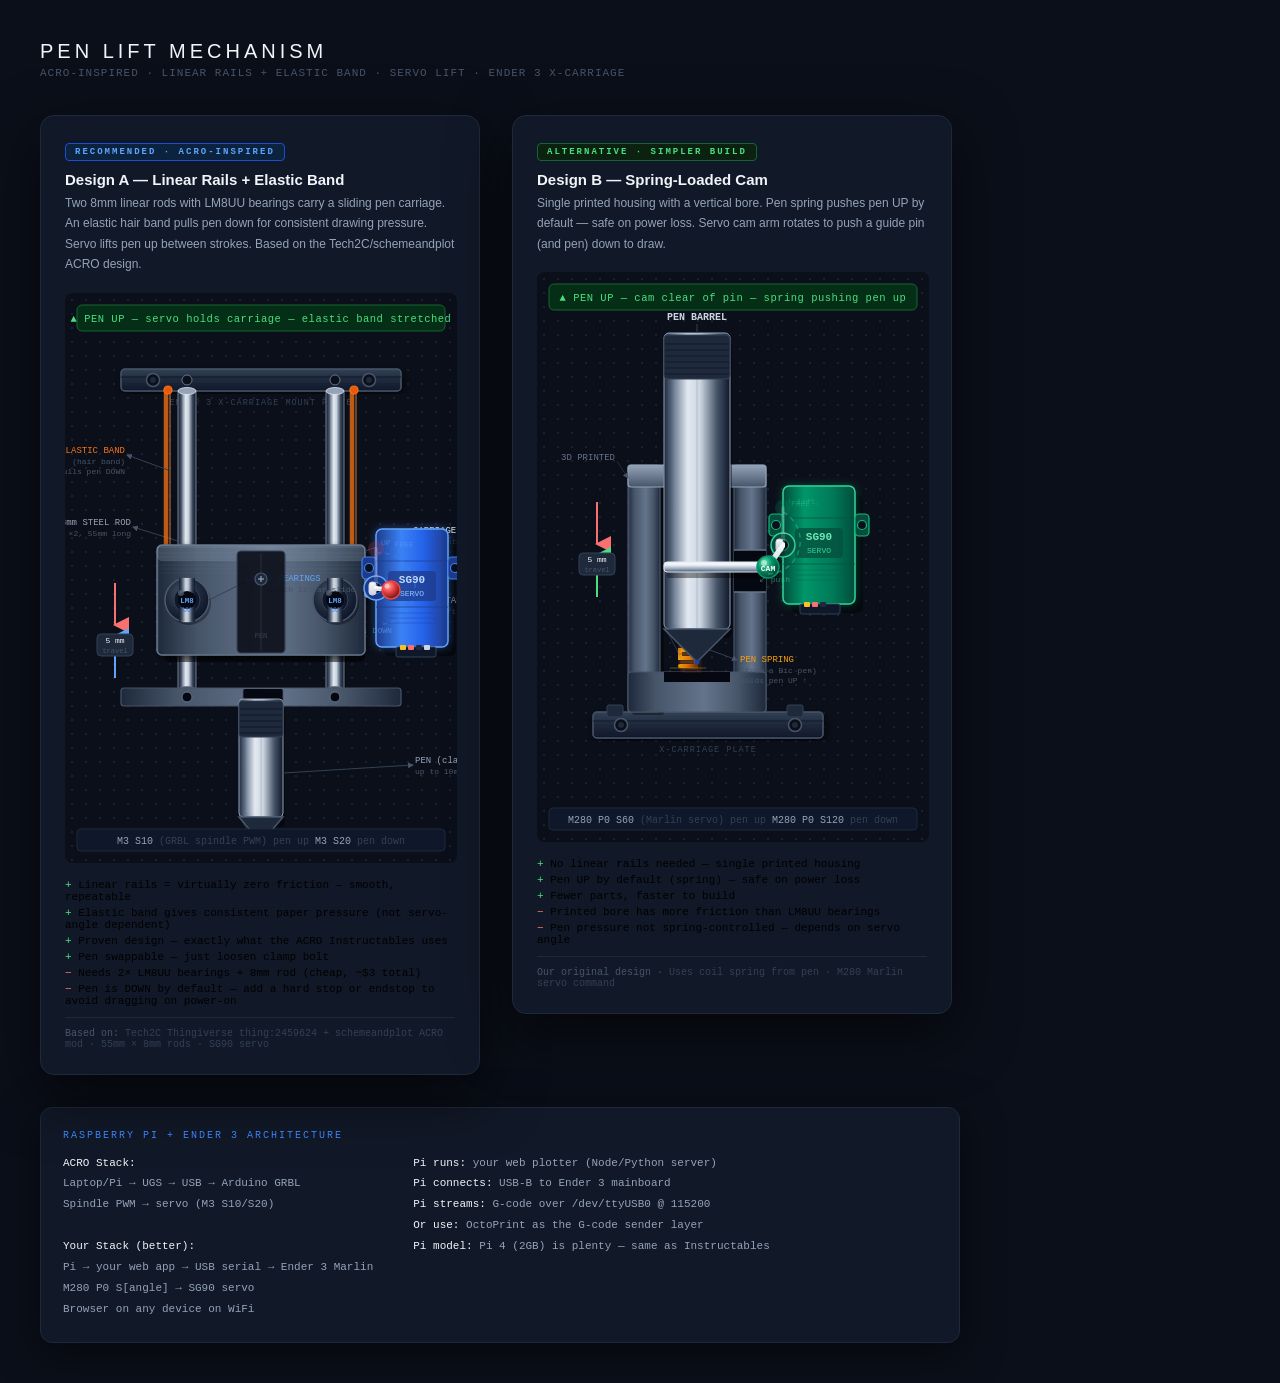
<file: pen_lift_mockups.html>
<!DOCTYPE html>
<html lang="en">
<head>
<meta charset="UTF-8">
<title>Pen Lift — ACRO-Inspired Designs</title>
<style>
* { margin: 0; padding: 0; box-sizing: border-box; }
body {
  background: #0b0f19;
  font-family: -apple-system, BlinkMacSystemFont, 'Segoe UI', sans-serif;
  padding: 40px;
}
h1 { color: #f1f5f9; font-size: 20px; font-weight: 300; letter-spacing: 4px; text-transform: uppercase; margin-bottom: 4px; }
.sub { color: #475569; font-size: 11px; font-family: 'Courier New'; letter-spacing: 1px; margin-bottom: 36px; }
.grid { display: flex; gap: 32px; flex-wrap: wrap; align-items: flex-start; }
.panel { background: #111827; border: 1px solid #1e293b; border-radius: 14px; padding: 24px; width: 440px; box-shadow: 0 20px 60px rgba(0,0,0,.6); }
.ptag { display: inline-block; font-size: 9px; letter-spacing: 2px; padding: 3px 9px; border-radius: 4px; margin-bottom: 10px; font-family: 'Courier New'; text-transform: uppercase; font-weight: bold; }
.rec { background: #0c2340; color: #60a5fa; border: 1px solid #1d4ed8; }
.alt { background: #0b2210; color: #4ade80; border: 1px solid #166534; }
.panel h2 { color: #f1f5f9; font-size: 15px; font-weight: 600; margin-bottom: 5px; }
.panel > p { color: #94a3b8; font-size: 12px; line-height: 1.7; margin-bottom: 18px; }
.pros { margin-top: 16px; display: grid; gap: 4px; font-size: 11px; font-family: 'Courier New'; }
.pros .p { color: #4ade80; } .pros .c { color: #f87171; }
.src { margin-top: 10px; font-size: 10px; color: #334155; font-family: 'Courier New'; border-top: 1px solid #1e293b; padding-top: 10px; }
.src span { color: #475569; }
</style>
</head>
<body>

<h1>Pen Lift Mechanism</h1>
<p class="sub">ACRO-INSPIRED · LINEAR RAILS + ELASTIC BAND · SERVO LIFT · ENDER 3 X-CARRIAGE</p>

<div class="grid">

<!-- =============================================================== DESIGN A: ACRO INSPIRED -->
<div class="panel">
  <div class="ptag rec">Recommended · ACRO-Inspired</div>
  <h2>Design A — Linear Rails + Elastic Band</h2>
  <p>Two 8mm linear rods with LM8UU bearings carry a sliding pen carriage. An elastic hair band pulls pen down for consistent drawing pressure. Servo lifts pen up between strokes. Based on the Tech2C/schemeandplot ACRO design.</p>

  <svg width="392" height="570" viewBox="0 0 392 570" style="display:block">
    <defs>
      <pattern id="dotsA" width="14" height="14" patternUnits="userSpaceOnUse">
        <circle cx="7" cy="7" r="0.9" fill="#1e293b"/>
      </pattern>
      <!-- Metal rod (chrome cylinder) -->
      <linearGradient id="rodG" x1="0%" y1="0%" x2="100%" y2="0%">
        <stop offset="0%"   stop-color="#0f172a"/>
        <stop offset="18%"  stop-color="#475569"/>
        <stop offset="42%"  stop-color="#e2e8f0"/>
        <stop offset="58%"  stop-color="#cbd5e1"/>
        <stop offset="82%"  stop-color="#334155"/>
        <stop offset="100%" stop-color="#0f172a"/>
      </linearGradient>
      <!-- Bearing ring -->
      <radialGradient id="bearingG" cx="40%" cy="35%" r="65%">
        <stop offset="0%"   stop-color="#475569"/>
        <stop offset="60%"  stop-color="#1e293b"/>
        <stop offset="100%" stop-color="#0f172a"/>
      </radialGradient>
      <!-- Carriage / housing (dark grey PLA) -->
      <linearGradient id="hGA" x1="0%" y1="0%" x2="100%" y2="0%">
        <stop offset="0%"   stop-color="#1e293b"/>
        <stop offset="20%"  stop-color="#475569"/>
        <stop offset="55%"  stop-color="#64748b"/>
        <stop offset="80%"  stop-color="#475569"/>
        <stop offset="100%" stop-color="#1e293b"/>
      </linearGradient>
      <linearGradient id="hTopGA" x1="0%" y1="0%" x2="0%" y2="100%">
        <stop offset="0%"   stop-color="#94a3b8"/>
        <stop offset="100%" stop-color="#475569"/>
      </linearGradient>
      <!-- Pen cylinder -->
      <linearGradient id="penGA" x1="0%" y1="0%" x2="100%" y2="0%">
        <stop offset="0%"   stop-color="#1e293b"/>
        <stop offset="14%"  stop-color="#64748b"/>
        <stop offset="36%"  stop-color="#e2e8f0"/>
        <stop offset="55%"  stop-color="#cbd5e1"/>
        <stop offset="80%"  stop-color="#475569"/>
        <stop offset="100%" stop-color="#0f172a"/>
      </linearGradient>
      <!-- Servo body -->
      <linearGradient id="svGA" x1="0%" y1="0%" x2="100%" y2="0%">
        <stop offset="0%"   stop-color="#1e3a8a"/>
        <stop offset="35%"  stop-color="#3b82f6"/>
        <stop offset="65%"  stop-color="#2563eb"/>
        <stop offset="100%" stop-color="#1e3a8a"/>
      </linearGradient>
      <!-- Servo horn -->
      <linearGradient id="hornGA" x1="0%" y1="0%" x2="0%" y2="100%">
        <stop offset="0%" stop-color="#f8fafc"/>
        <stop offset="100%" stop-color="#cbd5e1"/>
      </linearGradient>
      <!-- Metal plate -->
      <linearGradient id="plateGA" x1="0%" y1="0%" x2="0%" y2="100%">
        <stop offset="0%"   stop-color="#334155"/>
        <stop offset="50%"  stop-color="#1e293b"/>
        <stop offset="100%" stop-color="#0f172a"/>
      </linearGradient>
      <!-- Cam (red) -->
      <radialGradient id="camGA" cx="35%" cy="30%" r="65%">
        <stop offset="0%" stop-color="#fca5a5"/>
        <stop offset="50%" stop-color="#ef4444"/>
        <stop offset="100%" stop-color="#7f1d1d"/>
      </radialGradient>

      <!-- Filters -->
      <filter id="dsA">
        <feDropShadow dx="2" dy="4" stdDeviation="5" flood-color="#000" flood-opacity="0.65"/>
      </filter>
      <filter id="smA">
        <feDropShadow dx="1" dy="2" stdDeviation="2.5" flood-color="#000" flood-opacity="0.5"/>
      </filter>
      <filter id="glowA">
        <feDropShadow dx="0" dy="0" stdDeviation="4" flood-color="#3b82f6" flood-opacity="0.45"/>
      </filter>

      <!-- Arrows -->
      <marker id="adA2" markerWidth="8" markerHeight="8" refX="4" refY="7" orient="auto">
        <polygon points="0,0 8,0 4,8" fill="#f87171"/>
      </marker>
      <marker id="auA2" markerWidth="8" markerHeight="8" refX="4" refY="1" orient="auto">
        <polygon points="0,8 8,8 4,0" fill="#60a5fa"/>
      </marker>
      <marker id="clA" markerWidth="6" markerHeight="6" refX="5" refY="3" orient="auto">
        <polygon points="0,0 6,3 0,6" fill="#475569"/>
      </marker>
    </defs>

    <!-- Background -->
    <rect width="392" height="570" fill="#0b0f19" rx="8"/>
    <rect width="392" height="570" fill="url(#dotsA)" rx="8"/>

    <!-- Banner -->
    <rect x="12" y="12" width="368" height="26" rx="5" fill="#052e16" stroke="#166534" stroke-width="1"/>
    <text x="196" y="29" text-anchor="middle" fill="#4ade80" font-size="10.5" font-family="'Courier New'" letter-spacing="0.5">▲  PEN UP  —  servo holds carriage  —  elastic band stretched</text>

    <!-- ========== TOP MOUNTING PLATE (X-CARRIAGE) ========== -->
    <rect x="56" y="76" width="280" height="22" rx="4" fill="url(#plateGA)" stroke="#475569" stroke-width="1.5" filter="url(#dsA)"/>
    <!-- T-nut rail slots -->
    <line x1="56" y1="84" x2="336" y2="84" stroke="#0f172a" stroke-width="1.5" opacity="0.7"/>
    <line x1="56" y1="88" x2="336" y2="88" stroke="#475569" stroke-width="0.4" opacity="0.4"/>
    <!-- bolt holes into carriage -->
    <circle cx="88" cy="87" r="6.5" fill="#0b0f19" stroke="#475569" stroke-width="1.5"/>
    <circle cx="88" cy="87" r="3" fill="#1e293b"/>
    <circle cx="304" cy="87" r="6.5" fill="#0b0f19" stroke="#475569" stroke-width="1.5"/>
    <circle cx="304" cy="87" r="3" fill="#1e293b"/>
    <!-- rod press-fit holes -->
    <circle cx="122" cy="87" r="5" fill="#0b0f19" stroke="#64748b" stroke-width="1"/>
    <circle cx="270" cy="87" r="5" fill="#0b0f19" stroke="#64748b" stroke-width="1"/>
    <text x="196" y="112" text-anchor="middle" fill="#334155" font-size="8.5" font-family="'Courier New'" letter-spacing="1">ENDER 3  X-CARRIAGE MOUNT PLATE</text>

    <!-- ========== LEFT LINEAR ROD (8mm chrome steel) ========== -->
    <!-- shadow -->
    <rect x="115" y="97" width="16" height="302" rx="2" fill="#000" opacity="0.4" transform="translate(2,3)"/>
    <!-- rod body -->
    <rect x="113" y="97" width="18" height="300" rx="2" fill="url(#rodG)" stroke="#94a3b8" stroke-width="0.8"/>
    <!-- rod top specular line -->
    <line x1="118" y1="99" x2="118" y2="395" stroke="white" stroke-width="0.8" opacity="0.18"/>
    <!-- top cap ellipse -->
    <ellipse cx="122" cy="98" rx="9" ry="3.5" fill="#94a3b8" stroke="#e2e8f0" stroke-width="0.8"/>
    <!-- bottom cap ellipse -->
    <ellipse cx="122" cy="397" rx="9" ry="3.5" fill="#475569" stroke="#64748b" stroke-width="0.8"/>

    <!-- ========== RIGHT LINEAR ROD (8mm chrome steel) ========== -->
    <rect x="263" y="97" width="16" height="302" rx="2" fill="#000" opacity="0.4" transform="translate(2,3)"/>
    <rect x="261" y="97" width="18" height="300" rx="2" fill="url(#rodG)" stroke="#94a3b8" stroke-width="0.8"/>
    <line x1="266" y1="99" x2="266" y2="395" stroke="white" stroke-width="0.8" opacity="0.18"/>
    <ellipse cx="270" cy="98" rx="9" ry="3.5" fill="#94a3b8" stroke="#e2e8f0" stroke-width="0.8"/>
    <ellipse cx="270" cy="397" rx="9" ry="3.5" fill="#475569" stroke="#64748b" stroke-width="0.8"/>

    <!-- ========== ROD LABEL ========== -->
    <line x1="113" y1="248" x2="68" y2="234" stroke="#334155" stroke-width="1" marker-end="url(#clA)"/>
    <text x="66" y="232" text-anchor="end" fill="#94a3b8" font-size="9" font-family="'Courier New'">8mm STEEL ROD</text>
    <text x="66" y="243" text-anchor="end" fill="#475569" font-size="8" font-family="'Courier New'">×2, 55mm long</text>

    <!-- ========== ELASTIC BANDS ========== -->
    <!-- Left elastic band — goes from top plate hook to top of carriage, stretched in UP position -->
    <!-- When pen is UP, elastic is stretched (more taut = straighter line) -->
    <!-- Elastic goes from hook point at top plate to hook on carriage top -->
    <!-- Left band side A -->
    <line x1="101" y1="97" x2="101" y2="258" stroke="#f97316" stroke-width="4.5" stroke-linecap="round" opacity="0.75"/>
    <line x1="105" y1="97" x2="105" y2="258" stroke="#fb923c" stroke-width="2" stroke-linecap="round" opacity="0.4"/>
    <!-- left band hooks -->
    <circle cx="103" cy="97" r="4" fill="#ea580c" stroke="#f97316" stroke-width="1.2"/>
    <circle cx="103" cy="258" r="4" fill="#ea580c" stroke="#f97316" stroke-width="1.2"/>
    <!-- Right band -->
    <line x1="287" y1="97" x2="287" y2="258" stroke="#f97316" stroke-width="4.5" stroke-linecap="round" opacity="0.75"/>
    <line x1="291" y1="97" x2="291" y2="258" stroke="#fb923c" stroke-width="2" stroke-linecap="round" opacity="0.4"/>
    <circle cx="289" cy="97" r="4" fill="#ea580c" stroke="#f97316" stroke-width="1.2"/>
    <circle cx="289" cy="258" r="4" fill="#ea580c" stroke="#f97316" stroke-width="1.2"/>

    <!-- elastic label -->
    <line x1="103" y1="177" x2="62" y2="162" stroke="#334155" stroke-width="1" marker-end="url(#clA)"/>
    <text x="60" y="160" text-anchor="end" fill="#f97316" font-size="9" font-family="'Courier New'">ELASTIC BAND</text>
    <text x="60" y="171" text-anchor="end" fill="#475569" font-size="8" font-family="'Courier New'">(hair band)</text>
    <text x="60" y="181" text-anchor="end" fill="#475569" font-size="8" font-family="'Courier New'">pulls pen DOWN</text>

    <!-- ========== SLIDING CARRIAGE (pen-UP position) ========== -->
    <!-- shadow -->
    <rect x="96" y="256" width="200" height="108" rx="5" fill="#000" opacity="0.5" transform="translate(4,5)"/>
    <!-- carriage body -->
    <rect x="92" y="252" width="208" height="110" rx="5" fill="url(#hGA)" stroke="#64748b" stroke-width="1.5" filter="url(#smA)"/>
    <!-- top face gradient (3D depth hint) -->
    <rect x="92" y="252" width="208" height="16" rx="5" fill="#94a3b8" opacity="0.25"/>
    <!-- FDM layer lines -->
    <g stroke="#94a3b8" stroke-width="0.35" opacity="0.2">
      <line x1="94" y1="260" x2="298" y2="260"/><line x1="94" y1="264" x2="298" y2="264"/>
      <line x1="94" y1="268" x2="298" y2="268"/><line x1="94" y1="272" x2="298" y2="272"/>
      <line x1="94" y1="276" x2="298" y2="276"/><line x1="94" y1="280" x2="298" y2="280"/>
    </g>
    <!-- edge highlight -->
    <line x1="93" y1="254" x2="93" y2="360" stroke="#94a3b8" stroke-width="0.8" opacity="0.3"/>
    <line x1="93" y1="254" x2="299" y2="254" stroke="#94a3b8" stroke-width="0.8" opacity="0.35"/>

    <!-- LM8UU BEARING LEFT (large ring with rod through center) -->
    <!-- outer ring shadow -->
    <circle cx="122" cy="307" r="22" fill="#000" opacity="0.35" transform="translate(2,3)"/>
    <!-- outer bearing ring -->
    <circle cx="122" cy="307" r="22" fill="url(#bearingG)" stroke="#475569" stroke-width="1.5"/>
    <!-- bearing outer highlight -->
    <circle cx="122" cy="307" r="22" fill="none" stroke="#64748b" stroke-width="0.5" opacity="0.5"/>
    <!-- inner race ring -->
    <circle cx="122" cy="307" r="13" fill="#0f172a" stroke="#334155" stroke-width="1"/>
    <!-- rod visible inside bearing -->
    <rect x="114" y="285" width="16" height="44" fill="url(#rodG)" opacity="0.9"/>
    <!-- bore hole -->
    <circle cx="122" cy="307" r="9" fill="#050810"/>
    <!-- bearing highlight dot -->
    <circle cx="116" cy="300" r="3" fill="#64748b" opacity="0.6"/>
    <!-- LM8UU label -->
    <text x="122" y="310" text-anchor="middle" fill="#60a5fa" font-size="7.5" font-family="'Courier New'" font-weight="bold">LM8</text>
    <text x="122" y="319" text-anchor="middle" fill="#3b82f6" font-size="6.5" font-family="'Courier New'">UU</text>

    <!-- LM8UU BEARING RIGHT -->
    <circle cx="270" cy="307" r="22" fill="#000" opacity="0.35" transform="translate(2,3)"/>
    <circle cx="270" cy="307" r="22" fill="url(#bearingG)" stroke="#475569" stroke-width="1.5"/>
    <circle cx="270" cy="307" r="13" fill="#0f172a" stroke="#334155" stroke-width="1"/>
    <rect x="262" y="285" width="16" height="44" fill="url(#rodG)" opacity="0.9"/>
    <circle cx="270" cy="307" r="9" fill="#050810"/>
    <circle cx="264" cy="300" r="3" fill="#64748b" opacity="0.6"/>
    <text x="270" y="310" text-anchor="middle" fill="#60a5fa" font-size="7.5" font-family="'Courier New'" font-weight="bold">LM8</text>
    <text x="270" y="319" text-anchor="middle" fill="#3b82f6" font-size="6.5" font-family="'Courier New'">UU</text>

    <!-- LM8UU label callout -->
    <line x1="144" y1="307" x2="178" y2="290" stroke="#334155" stroke-width="1" marker-end="url(#clA)"/>
    <text x="180" y="288" fill="#60a5fa" font-size="9" font-family="'Courier New'">LM8UU BEARINGS</text>
    <text x="180" y="299" fill="#475569" font-size="8" font-family="'Courier New'">×2, smooth linear slide</text>

    <!-- Pen bore / clamp in center of carriage -->
    <rect x="172" y="258" width="48" height="102" rx="4" fill="#0b0f19" stroke="#334155" stroke-width="1.2" opacity="0.9"/>
    <!-- clamp split line -->
    <line x1="196" y1="260" x2="196" y2="358" stroke="#334155" stroke-width="1" opacity="0.6"/>
    <!-- clamp bolt -->
    <circle cx="196" cy="286" r="6" fill="#1e293b" stroke="#475569" stroke-width="1.2"/>
    <line x1="193" y1="286" x2="199" y2="286" stroke="#94a3b8" stroke-width="1.2"/>
    <line x1="196" y1="283" x2="196" y2="289" stroke="#94a3b8" stroke-width="1.2"/>
    <text x="196" y="345" text-anchor="middle" fill="#334155" font-size="7" font-family="'Courier New'">PEN</text>

    <!-- Servo lift tab protruding from right of carriage -->
    <rect x="300" y="290" width="26" height="14" rx="3" fill="#64748b" stroke="#94a3b8" stroke-width="1.5" filter="url(#smA)"/>
    <line x1="302" y1="294" x2="324" y2="294" stroke="#94a3b8" stroke-width="0.8" opacity="0.5"/>
    <!-- tab label -->
    <line x1="326" y1="297" x2="346" y2="312" stroke="#334155" stroke-width="1" marker-end="url(#clA)"/>
    <text x="348" y="310" fill="#e2e8f0" font-size="9" font-family="'Courier New'">SERVO TAB</text>
    <text x="348" y="321" fill="#475569" font-size="8" font-family="'Courier New'">(arm lifts here)</text>

    <!-- CARRIAGE label -->
    <line x1="300" y1="258" x2="346" y2="242" stroke="#334155" stroke-width="1" marker-end="url(#clA)"/>
    <text x="348" y="240" fill="#e2e8f0" font-size="9" font-family="'Courier New'">CARRIAGE</text>
    <text x="348" y="251" fill="#475569" font-size="8" font-family="'Courier New'">(3D printed)</text>

    <!-- ========== BOTTOM RETAINING PLATE ========== -->
    <rect x="56" y="395" width="280" height="18" rx="3" fill="url(#hGA)" stroke="#475569" stroke-width="1.2"/>
    <!-- rod through holes -->
    <circle cx="122" cy="404" r="5" fill="#050810" stroke="#64748b" stroke-width="1"/>
    <circle cx="270" cy="404" r="5" fill="#050810" stroke="#64748b" stroke-width="1"/>
    <!-- pen pass-through hole -->
    <rect x="178" y="396" width="40" height="17" rx="2" fill="#050810"/>
    <line x1="178" y1="397" x2="178" y2="412" stroke="#475569" stroke-width="0.8"/>
    <line x1="218" y1="397" x2="218" y2="412" stroke="#475569" stroke-width="0.8"/>

    <!-- ========== PEN ========== -->
    <!-- shadow -->
    <rect x="177" y="410" width="40" height="120" rx="4" fill="#000" opacity="0.4" transform="translate(3,4)"/>
    <!-- pen body -->
    <rect x="174" y="406" width="44" height="118" rx="4" fill="url(#penGA)" stroke="#94a3b8" stroke-width="1"/>
    <!-- specular -->
    <rect x="181" y="412" width="12" height="108" rx="3" fill="white" opacity="0.05"/>
    <!-- grip zone -->
    <rect x="174" y="408" width="44" height="36" rx="3" fill="#1e293b" stroke="#334155" stroke-width="1"/>
    <g stroke="#0f172a" stroke-width="1.5" opacity="0.6">
      <line x1="175" y1="416" x2="217" y2="416"/><line x1="175" y1="422" x2="217" y2="422"/>
      <line x1="175" y1="428" x2="217" y2="428"/><line x1="175" y1="434" x2="217" y2="434"/>
      <line x1="175" y1="440" x2="217" y2="440"/>
    </g>
    <!-- barrel seam -->
    <line x1="196" y1="444" x2="196" y2="524" stroke="#0f172a" stroke-width="0.5" opacity="0.3"/>
    <!-- tip taper -->
    <polygon points="174,524 218,524 196,550" fill="#1e293b" stroke="#475569" stroke-width="1.5"/>
    <line x1="176" y1="526" x2="188" y2="547" stroke="#64748b" stroke-width="0.7" opacity="0.5"/>
    <!-- ink ball -->
    <circle cx="196" cy="550" r="2.5" fill="#1e40af"/>

    <!-- Pen label -->
    <line x1="218" y1="480" x2="348" y2="472" stroke="#334155" stroke-width="1" marker-end="url(#clA)"/>
    <text x="350" y="470" fill="#94a3b8" font-size="9" font-family="'Courier New'">PEN (clamped)</text>
    <text x="350" y="481" fill="#475569" font-size="8" font-family="'Courier New'">up to 10mm dia.</text>

    <!-- ========== SG90 SERVO ========== -->
    <!-- shadow -->
    <rect x="315" y="240" width="72" height="118" rx="6" fill="#000" opacity="0.45" transform="translate(4,5)"/>
    <!-- body -->
    <rect x="311" y="236" width="72" height="118" rx="6" fill="url(#svGA)" stroke="#60a5fa" stroke-width="1.5" filter="url(#glowA)"/>
    <!-- body detail lines -->
    <line x1="311" y1="268" x2="383" y2="268" stroke="#1e3a8a" stroke-width="1" opacity="0.7"/>
    <line x1="311" y1="314" x2="383" y2="314" stroke="#1e3a8a" stroke-width="1" opacity="0.7"/>
    <!-- face plate -->
    <rect x="323" y="278" width="48" height="30" rx="4" fill="#1e3a8a" opacity="0.75"/>
    <text x="347" y="290" text-anchor="middle" fill="#bfdbfe" font-size="11" font-family="'Courier New'" font-weight="bold">SG90</text>
    <text x="347" y="303" text-anchor="middle" fill="#93c5fd" font-size="8" font-family="'Courier New'">SERVO</text>
    <!-- vent slots -->
    <g stroke="#1e40af" stroke-width="0.8" opacity="0.5">
      <line x1="323" y1="320" x2="371" y2="320"/>
      <line x1="323" y1="325" x2="371" y2="325"/>
      <line x1="323" y1="330" x2="371" y2="330"/>
    </g>
    <!-- wire connector -->
    <rect x="331" y="354" width="40" height="10" rx="2" fill="#0f172a" stroke="#334155" stroke-width="1"/>
    <rect x="335" y="352" width="6" height="5" rx="1" fill="#fbbf24"/>
    <rect x="343" y="352" width="6" height="5" rx="1" fill="#f87171"/>
    <rect x="351" y="352" width="6" height="5" rx="1" fill="#1e293b"/>
    <rect x="359" y="352" width="6" height="5" rx="1" fill="#cbd5e1"/>
    <!-- mounting ears -->
    <rect x="297" y="264" width="14" height="22" rx="4" fill="#1e3a8a" stroke="#3b82f6" stroke-width="1.2"/>
    <circle cx="304" cy="275" r="4.5" fill="#0b0f19" stroke="#3b82f6" stroke-width="1.2"/>
    <rect x="383" y="264" width="14" height="22" rx="4" fill="#1e3a8a" stroke="#3b82f6" stroke-width="1.2"/>
    <circle cx="390" cy="275" r="4.5" fill="#0b0f19" stroke="#3b82f6" stroke-width="1.2"/>
    <!-- output shaft (LEFT face — arm goes left toward the carriage tab) -->
    <circle cx="311" cy="295" r="12" fill="#1e3a8a" stroke="#60a5fa" stroke-width="1.5"/>
    <circle cx="311" cy="295" r="5.5" fill="#0b0f19" stroke="#3b82f6" stroke-width="1"/>
    <circle cx="308" cy="292" r="2" fill="#60a5fa" opacity="0.5"/>
    <!-- horn base -->
    <rect x="304" y="289" width="7" height="13" rx="3" fill="url(#hornGA)" stroke="#cbd5e1" stroke-width="1"/>

    <!-- Ghost arm position (pen-DOWN / arm swung up/clear) -->
    <line x1="311" y1="295" x2="311" y2="256" stroke="#e2e8f0" stroke-width="4" stroke-linecap="round" opacity="0.18"/>
    <circle cx="311" cy="256" r="8" fill="#ef4444" opacity="0.18"/>
    <text x="320" y="254" fill="#60a5fa" font-size="8" font-family="'Courier New'" opacity="0.45">↑ FREE</text>

    <!-- Active arm (holding carriage tab UP — lifting pen) -->
    <line x1="311" y1="295" x2="326" y2="297" stroke="#e2e8f0" stroke-width="5.5" stroke-linecap="round" filter="url(#smA)"/>
    <line x1="311" y1="295" x2="326" y2="297" stroke="url(#hornGA)" stroke-width="4" stroke-linecap="round"/>
    <!-- cam tip pressing tab -->
    <circle cx="326" cy="297" r="9" fill="url(#camGA)" stroke="#ef4444" stroke-width="1.5"/>
    <circle cx="322" cy="293" r="2.5" fill="white" opacity="0.45"/>

    <!-- rotation arc -->
    <path d="M 311,260 A 35,35 0 0,1 318,331" fill="none" stroke="#3b82f6" stroke-width="1.5" stroke-dasharray="5,4" opacity="0.45"/>
    <text x="298" y="340" fill="#60a5fa" font-size="8" font-family="'Courier New'" opacity="0.6">↓ DOWN</text>
    <text x="316" y="252" fill="#60a5fa" font-size="8" font-family="'Courier New'" opacity="0.45">UP ↑</text>

    <!-- ========== TRAVEL ARROWS ========== -->
    <line x1="50" y1="290" x2="50" y2="332" stroke="#f87171" stroke-width="2" marker-end="url(#adA2)"/>
    <line x1="50" y1="385" x2="50" y2="343" stroke="#60a5fa" stroke-width="2" marker-end="url(#auA2)"/>
    <rect x="32" y="341" width="36" height="22" rx="4" fill="#1e293b" stroke="#334155" stroke-width="1"/>
    <text x="50" y="350" text-anchor="middle" fill="#f1f5f9" font-size="8" font-family="'Courier New'">5 mm</text>
    <text x="50" y="360" text-anchor="middle" fill="#475569" font-size="7" font-family="'Courier New'">travel</text>

    <!-- ========== GCODE BAR ========== -->
    <rect x="12" y="536" width="368" height="22" rx="4" fill="#0f172a" stroke="#1e293b" stroke-width="1"/>
    <text x="196" y="551" text-anchor="middle" font-size="10" font-family="'Courier New'">
      <tspan fill="#94a3b8">M3 S10</tspan><tspan fill="#334155">  (GRBL spindle PWM)  pen up   </tspan><tspan fill="#94a3b8">M3 S20</tspan><tspan fill="#334155">  pen down</tspan>
    </text>
  </svg>

  <div class="pros">
    <div><span class="p">+</span> Linear rails = virtually zero friction — smooth, repeatable</div>
    <div><span class="p">+</span> Elastic band gives consistent paper pressure (not servo-angle dependent)</div>
    <div><span class="p">+</span> Proven design — exactly what the ACRO Instructables uses</div>
    <div><span class="p">+</span> Pen swappable — just loosen clamp bolt</div>
    <div><span class="c">−</span> Needs 2× LM8UU bearings + 8mm rod (cheap, ~$3 total)</div>
    <div><span class="c">−</span> Pen is DOWN by default — add a hard stop or endstop to avoid dragging on power-on</div>
  </div>
  <div class="src"><span>Based on:</span> Tech2C Thingiverse thing:2459624 + schemeandplot ACRO mod · 55mm × 8mm rods · SG90 servo</div>
</div>

<!-- =============================================================== DESIGN B: SPRING + CAM -->
<div class="panel">
  <div class="ptag alt">Alternative · Simpler Build</div>
  <h2>Design B — Spring-Loaded Cam</h2>
  <p>Single printed housing with a vertical bore. Pen spring pushes pen UP by default — safe on power loss. Servo cam arm rotates to push a guide pin (and pen) down to draw.</p>

  <svg width="392" height="570" viewBox="0 0 392 570" style="display:block">
    <defs>
      <pattern id="dotsB" width="14" height="14" patternUnits="userSpaceOnUse">
        <circle cx="7" cy="7" r="0.9" fill="#1e293b"/>
      </pattern>
      <linearGradient id="hGB" x1="0%" y1="0%" x2="100%" y2="0%">
        <stop offset="0%"   stop-color="#1e293b"/>
        <stop offset="20%"  stop-color="#475569"/>
        <stop offset="55%"  stop-color="#64748b"/>
        <stop offset="80%"  stop-color="#475569"/>
        <stop offset="100%" stop-color="#1e293b"/>
      </linearGradient>
      <linearGradient id="hTopGB" x1="0%" y1="0%" x2="0%" y2="100%">
        <stop offset="0%"   stop-color="#94a3b8"/>
        <stop offset="100%" stop-color="#475569"/>
      </linearGradient>
      <linearGradient id="penGB" x1="0%" y1="0%" x2="100%" y2="0%">
        <stop offset="0%"   stop-color="#1e293b"/>
        <stop offset="14%"  stop-color="#64748b"/>
        <stop offset="36%"  stop-color="#e2e8f0"/>
        <stop offset="55%"  stop-color="#cbd5e1"/>
        <stop offset="80%"  stop-color="#475569"/>
        <stop offset="100%" stop-color="#0f172a"/>
      </linearGradient>
      <linearGradient id="svGB" x1="0%" y1="0%" x2="100%" y2="0%">
        <stop offset="0%"   stop-color="#064e3b"/>
        <stop offset="30%"  stop-color="#059669"/>
        <stop offset="70%"  stop-color="#047857"/>
        <stop offset="100%" stop-color="#064e3b"/>
      </linearGradient>
      <linearGradient id="hornGB" x1="0%" y1="0%" x2="0%" y2="100%">
        <stop offset="0%" stop-color="#f8fafc"/>
        <stop offset="100%" stop-color="#cbd5e1"/>
      </linearGradient>
      <linearGradient id="pinGB" x1="0%" y1="0%" x2="0%" y2="100%">
        <stop offset="0%"   stop-color="#f8fafc"/>
        <stop offset="35%"  stop-color="#e2e8f0"/>
        <stop offset="70%"  stop-color="#94a3b8"/>
        <stop offset="100%" stop-color="#475569"/>
      </linearGradient>
      <radialGradient id="pinCapGB" cx="35%" cy="30%" r="70%">
        <stop offset="0%"  stop-color="#f8fafc"/>
        <stop offset="50%" stop-color="#94a3b8"/>
        <stop offset="100%" stop-color="#334155"/>
      </radialGradient>
      <radialGradient id="camGB" cx="35%" cy="30%" r="65%">
        <stop offset="0%"  stop-color="#6ee7b7"/>
        <stop offset="50%" stop-color="#059669"/>
        <stop offset="100%" stop-color="#064e3b"/>
      </radialGradient>
      <linearGradient id="sprGB" x1="0%" y1="0%" x2="100%" y2="100%">
        <stop offset="0%"   stop-color="#92400e"/>
        <stop offset="40%"  stop-color="#f59e0b"/>
        <stop offset="70%"  stop-color="#d97706"/>
        <stop offset="100%" stop-color="#78350f"/>
      </linearGradient>
      <linearGradient id="plateGB" x1="0%" y1="0%" x2="0%" y2="100%">
        <stop offset="0%"   stop-color="#334155"/>
        <stop offset="50%"  stop-color="#1e293b"/>
        <stop offset="100%" stop-color="#0f172a"/>
      </linearGradient>
      <filter id="dsB"><feDropShadow dx="2" dy="4" stdDeviation="5" flood-color="#000" flood-opacity="0.65"/></filter>
      <filter id="smB"><feDropShadow dx="1" dy="2" stdDeviation="2.5" flood-color="#000" flood-opacity="0.5"/></filter>
      <filter id="glowB"><feDropShadow dx="0" dy="0" stdDeviation="4" flood-color="#059669" flood-opacity="0.45"/></filter>
      <filter id="sglowB"><feDropShadow dx="0" dy="0" stdDeviation="3" flood-color="#f59e0b" flood-opacity="0.3"/></filter>
      <marker id="adB2" markerWidth="8" markerHeight="8" refX="4" refY="7" orient="auto">
        <polygon points="0,0 8,0 4,8" fill="#f87171"/>
      </marker>
      <marker id="auB2" markerWidth="8" markerHeight="8" refX="4" refY="1" orient="auto">
        <polygon points="0,8 8,8 4,0" fill="#4ade80"/>
      </marker>
      <marker id="clB" markerWidth="6" markerHeight="6" refX="5" refY="3" orient="auto">
        <polygon points="0,0 6,3 0,6" fill="#475569"/>
      </marker>
    </defs>

    <!-- Background -->
    <rect width="392" height="570" fill="#0b0f19" rx="8"/>
    <rect width="392" height="570" fill="url(#dotsB)" rx="8"/>

    <!-- Banner -->
    <rect x="12" y="12" width="368" height="26" rx="5" fill="#052e16" stroke="#166534" stroke-width="1"/>
    <text x="196" y="29" text-anchor="middle" fill="#4ade80" font-size="10.5" font-family="'Courier New'" letter-spacing="0.5">▲  PEN UP  —  cam clear of pin  —  spring pushing pen up</text>

    <!-- ========== CARRIAGE PLATE ========== -->
    <rect x="56" y="440" width="230" height="26" rx="4" fill="url(#plateGB)" stroke="#475569" stroke-width="1.5" filter="url(#dsB)"/>
    <line x1="56" y1="449" x2="286" y2="449" stroke="#0f172a" stroke-width="1.5" opacity="0.6"/>
    <circle cx="84" cy="453" r="6.5" fill="#0b0f19" stroke="#475569" stroke-width="1.5"/>
    <circle cx="84" cy="453" r="3" fill="#1e293b"/>
    <circle cx="258" cy="453" r="6.5" fill="#0b0f19" stroke="#475569" stroke-width="1.5"/>
    <circle cx="258" cy="453" r="3" fill="#1e293b"/>
    <rect x="70" y="433" width="16" height="12" rx="2" fill="#1e293b" stroke="#334155" stroke-width="1"/>
    <rect x="250" y="433" width="16" height="12" rx="2" fill="#1e293b" stroke="#334155" stroke-width="1"/>
    <text x="171" y="480" text-anchor="middle" fill="#334155" font-size="8.5" font-family="'Courier New'" letter-spacing="1">X-CARRIAGE PLATE</text>

    <!-- ========== HOUSING ========== -->
    <!-- left wall shadow + body -->
    <rect x="93" y="196" width="32" height="244" rx="3" fill="#000" opacity="0.4" transform="translate(2,3)"/>
    <rect x="91" y="193" width="32" height="247" rx="3" fill="url(#hGB)" stroke="#475569" stroke-width="1.2"/>
    <line x1="92" y1="196" x2="92" y2="438" stroke="#94a3b8" stroke-width="0.8" opacity="0.3"/>
    <!-- FDM layer lines -->
    <g stroke="#94a3b8" stroke-width="0.35" opacity="0.18">
      <line x1="93" y1="202" x2="121" y2="202"/><line x1="93" y1="206" x2="121" y2="206"/>
      <line x1="93" y1="210" x2="121" y2="210"/><line x1="93" y1="214" x2="121" y2="214"/>
      <line x1="93" y1="218" x2="121" y2="218"/><line x1="93" y1="222" x2="121" y2="222"/>
    </g>

    <!-- right wall (with slot gap) -->
    <rect x="197" y="193" width="32" height="247" rx="3" fill="url(#hGB)" stroke="#475569" stroke-width="1.2"/>
    <!-- slot void -->
    <rect x="197" y="278" width="32" height="42" fill="#050810"/>
    <line x1="197" y1="278" x2="229" y2="278" stroke="#64748b" stroke-width="1.5"/>
    <line x1="197" y1="320" x2="229" y2="320" stroke="#64748b" stroke-width="1.5"/>
    <!-- slot label -->
    <text x="234" y="274" fill="#64748b" font-size="8.5" font-family="'Courier New'">SLOT</text>
    <text x="234" y="285" fill="#475569" font-size="7.5" font-family="'Courier New'">3×5mm</text>

    <!-- top cap -->
    <rect x="91" y="193" width="138" height="22" rx="3" fill="url(#hTopGB)" stroke="#94a3b8" stroke-width="1.2"/>
    <rect x="127" y="193" width="66" height="22" fill="#050810"/>
    <line x1="127" y1="194" x2="127" y2="214" stroke="#475569" stroke-width="1"/>
    <line x1="193" y1="194" x2="193" y2="214" stroke="#475569" stroke-width="1"/>

    <!-- spring seat / bottom cap -->
    <rect x="91" y="400" width="138" height="40" rx="3" fill="url(#hGB)" stroke="#475569" stroke-width="1.2"/>
    <rect x="127" y="400" width="66" height="10" fill="#050810"/>

    <!-- housing label -->
    <text x="78" y="188" text-anchor="end" fill="#64748b" font-size="9" font-family="'Courier New'">3D PRINTED</text>
    <line x1="80" y1="189" x2="91" y2="206" stroke="#1e293b" stroke-width="1" marker-end="url(#clB)"/>

    <!-- ========== SPRING ========== -->
    <!-- shadow -->
    <g stroke="#78350f" stroke-width="5.5" stroke-linecap="round" fill="none" opacity="0.28" transform="translate(3,4)">
      <polyline points="143,394 159,394 159,386 143,386 143,378 159,378 159,370 143,370 143,362 159,362 159,354 143,354"/>
    </g>
    <g stroke="url(#sprGB)" stroke-width="4" stroke-linecap="round" fill="none" filter="url(#sglowB)">
      <polyline points="143,394 159,394 159,386 143,386 143,378 159,378 159,370 143,370 143,362 159,362 159,354 143,354"/>
    </g>
    <!-- back coil shading -->
    <g stroke="#92400e" stroke-width="1.5" stroke-linecap="round" fill="none" opacity="0.5">
      <line x1="143" y1="390" x2="159" y2="390"/>
      <line x1="143" y1="382" x2="159" y2="382"/>
      <line x1="143" y1="374" x2="159" y2="374"/>
      <line x1="143" y1="366" x2="159" y2="366"/>
      <line x1="143" y1="358" x2="159" y2="358"/>
    </g>
    <line x1="133" y1="396" x2="169" y2="396" stroke="#f59e0b" stroke-width="1" opacity="0.4"/>
    <line x1="133" y1="354" x2="169" y2="354" stroke="#f59e0b" stroke-width="1" opacity="0.4"/>
    <line x1="162" y1="374" x2="200" y2="388" stroke="#334155" stroke-width="1" marker-end="url(#clB)"/>
    <text x="203" y="390" fill="#f59e0b" font-size="9" font-family="'Courier New'">PEN SPRING</text>
    <text x="203" y="401" fill="#475569" font-size="8" font-family="'Courier New'">(from a Bic pen)</text>
    <text x="203" y="411" fill="#475569" font-size="8" font-family="'Courier New'">holds pen UP ↑</text>

    <!-- ========== PEN ========== -->
    <!-- shadow -->
    <rect x="131" y="65" width="60" height="296" rx="5" fill="#000" opacity="0.45" transform="translate(4,5)"/>
    <!-- pen body -->
    <rect x="127" y="61" width="66" height="296" rx="5" fill="url(#penGB)" stroke="#94a3b8" stroke-width="1"/>
    <rect x="136" y="67" width="16" height="286" rx="3" fill="white" opacity="0.04"/>
    <!-- grip zone -->
    <rect x="127" y="63" width="66" height="44" rx="4" fill="#1e293b" stroke="#334155" stroke-width="1"/>
    <g stroke="#0f172a" stroke-width="1.5" opacity="0.55">
      <line x1="128" y1="72" x2="192" y2="72"/><line x1="128" y1="78" x2="192" y2="78"/>
      <line x1="128" y1="84" x2="192" y2="84"/><line x1="128" y1="90" x2="192" y2="90"/>
      <line x1="128" y1="96" x2="192" y2="96"/><line x1="128" y1="102" x2="192" y2="102"/>
    </g>
    <!-- seam -->
    <line x1="160" y1="107" x2="160" y2="357" stroke="#0f172a" stroke-width="0.5" opacity="0.3"/>
    <!-- tip -->
    <polygon points="127,357 193,357 160,390" fill="#1e293b" stroke="#475569" stroke-width="1.5"/>
    <line x1="130" y1="359" x2="144" y2="386" stroke="#64748b" stroke-width="0.7" opacity="0.5"/>
    <circle cx="160" cy="390" r="2.5" fill="#1e40af"/>
    <!-- pen label -->
    <text x="160" y="48" text-anchor="middle" fill="#cbd5e1" font-size="10" font-family="'Courier New'" font-weight="bold">PEN BARREL</text>
    <line x1="160" y1="52" x2="160" y2="61" stroke="#334155" stroke-width="1"/>

    <!-- ========== GUIDE PIN ========== -->
    <!-- shadow -->
    <rect x="127" y="292" width="106" height="10" rx="2" fill="#000" opacity="0.4" transform="translate(3,4)"/>
    <!-- pin rod -->
    <rect x="127" y="290" width="104" height="10" rx="3" fill="url(#pinGB)" stroke="#e2e8f0" stroke-width="1"/>
    <line x1="131" y1="292" x2="228" y2="292" stroke="white" stroke-width="1" opacity="0.55"/>
    <!-- pin cap -->
    <circle cx="231" cy="295" r="9" fill="url(#pinCapGB)" stroke="#e2e8f0" stroke-width="1" filter="url(#smB)"/>
    <circle cx="231" cy="295" r="3.5" fill="#64748b"/>
    <circle cx="227" cy="291" r="2.5" fill="white" opacity="0.45"/>
    <!-- pin label -->
    <line x1="231" y1="286" x2="248" y2="270" stroke="#334155" stroke-width="1" marker-end="url(#clB)"/>
    <text x="250" y="268" fill="#e2e8f0" font-size="9" font-family="'Courier New'">GUIDE PIN</text>
    <text x="250" y="279" fill="#475569" font-size="8" font-family="'Courier New'">(M3 × 20mm)</text>

    <!-- ========== SG90 SERVO (green tint) ========== -->
    <rect x="250" y="218" width="72" height="118" rx="6" fill="#000" opacity="0.45" transform="translate(4,5)"/>
    <rect x="246" y="214" width="72" height="118" rx="6" fill="url(#svGB)" stroke="#34d399" stroke-width="1.5" filter="url(#glowB)"/>
    <line x1="246" y1="246" x2="318" y2="246" stroke="#064e3b" stroke-width="1" opacity="0.7"/>
    <line x1="246" y1="292" x2="318" y2="292" stroke="#064e3b" stroke-width="1" opacity="0.7"/>
    <rect x="258" y="256" width="48" height="30" rx="4" fill="#064e3b" opacity="0.75"/>
    <text x="282" y="268" text-anchor="middle" fill="#6ee7b7" font-size="11" font-family="'Courier New'" font-weight="bold">SG90</text>
    <text x="282" y="281" text-anchor="middle" fill="#34d399" font-size="8" font-family="'Courier New'">SERVO</text>
    <g stroke="#065f46" stroke-width="0.8" opacity="0.5">
      <line x1="258" y1="298" x2="314" y2="298"/>
      <line x1="258" y1="303" x2="314" y2="303"/>
      <line x1="258" y1="308" x2="314" y2="308"/>
    </g>
    <!-- wires -->
    <rect x="263" y="332" width="40" height="10" rx="2" fill="#0f172a" stroke="#334155" stroke-width="1"/>
    <rect x="267" y="330" width="6" height="5" rx="1" fill="#fbbf24"/>
    <rect x="275" y="330" width="6" height="5" rx="1" fill="#f87171"/>
    <rect x="283" y="330" width="6" height="5" rx="1" fill="#1e293b"/>
    <!-- ears -->
    <rect x="232" y="242" width="14" height="22" rx="4" fill="#064e3b" stroke="#10b981" stroke-width="1.2"/>
    <circle cx="239" cy="253" r="4.5" fill="#0b0f19" stroke="#10b981" stroke-width="1.2"/>
    <rect x="318" y="242" width="14" height="22" rx="4" fill="#064e3b" stroke="#10b981" stroke-width="1.2"/>
    <circle cx="325" cy="253" r="4.5" fill="#0b0f19" stroke="#10b981" stroke-width="1.2"/>
    <!-- output shaft on LEFT side -->
    <circle cx="246" cy="273" r="12" fill="#064e3b" stroke="#34d399" stroke-width="1.5"/>
    <circle cx="246" cy="273" r="5.5" fill="#0b0f19" stroke="#10b981" stroke-width="1"/>
    <circle cx="243" cy="270" r="2" fill="#34d399" opacity="0.5"/>
    <!-- horn base -->
    <rect x="239" y="267" width="7" height="13" rx="3" fill="url(#hornGB)" stroke="#cbd5e1" stroke-width="1"/>

    <!-- Ghost arm (pen-UP / cam clear) -->
    <line x1="246" y1="273" x2="246" y2="236" stroke="#e2e8f0" stroke-width="4" stroke-linecap="round" opacity="0.18"/>
    <circle cx="246" cy="236" r="8" fill="#059669" opacity="0.18"/>
    <text x="254" y="234" fill="#34d399" font-size="8" font-family="'Courier New'" opacity="0.4">FREE ↑</text>

    <!-- Active arm (cam pressing pin down) -->
    <line x1="246" y1="273" x2="231" y2="295" stroke="#e2e8f0" stroke-width="5.5" stroke-linecap="round" filter="url(#smB)"/>
    <line x1="246" y1="273" x2="231" y2="295" stroke="url(#hornGB)" stroke-width="4" stroke-linecap="round"/>
    <circle cx="231" cy="295" r="11" fill="url(#camGB)" stroke="#059669" stroke-width="1.5"/>
    <circle cx="227" cy="291" r="3" fill="white" opacity="0.45"/>
    <text x="231" y="299" text-anchor="middle" fill="white" font-size="8" font-family="'Courier New'" font-weight="bold">CAM</text>

    <!-- Rotation arc -->
    <path d="M 246,240 A 33,33 0 0,1 230,302" fill="none" stroke="#34d399" stroke-width="1.5" stroke-dasharray="5,4" opacity="0.4"/>
    <text x="222" y="310" fill="#34d399" font-size="8" font-family="'Courier New'" opacity="0.55">↙ push</text>
    <text x="250" y="232" fill="#34d399" font-size="8" font-family="'Courier New'" opacity="0.4">↑ lift</text>

    <!-- ========== TRAVEL ARROWS ========== -->
    <line x1="60" y1="230" x2="60" y2="272" stroke="#f87171" stroke-width="2" marker-end="url(#adB2)"/>
    <line x1="60" y1="325" x2="60" y2="283" stroke="#4ade80" stroke-width="2" marker-end="url(#auB2)"/>
    <rect x="42" y="281" width="36" height="22" rx="4" fill="#1e293b" stroke="#334155" stroke-width="1"/>
    <text x="60" y="290" text-anchor="middle" fill="#f1f5f9" font-size="8" font-family="'Courier New'">5 mm</text>
    <text x="60" y="300" text-anchor="middle" fill="#475569" font-size="7" font-family="'Courier New'">travel</text>

    <!-- ========== GCODE BAR ========== -->
    <rect x="12" y="536" width="368" height="22" rx="4" fill="#0f172a" stroke="#1e293b" stroke-width="1"/>
    <text x="196" y="551" text-anchor="middle" font-size="10" font-family="'Courier New'">
      <tspan fill="#94a3b8">M280 P0 S60</tspan><tspan fill="#334155">  (Marlin servo)  pen up   </tspan><tspan fill="#94a3b8">M280 P0 S120</tspan><tspan fill="#334155">  pen down</tspan>
    </text>
  </svg>

  <div class="pros">
    <div><span class="p">+</span> No linear rails needed — single printed housing</div>
    <div><span class="p">+</span> Pen UP by default (spring) — safe on power loss</div>
    <div><span class="p">+</span> Fewer parts, faster to build</div>
    <div><span class="c">−</span> Printed bore has more friction than LM8UU bearings</div>
    <div><span class="c">−</span> Pen pressure not spring-controlled — depends on servo angle</div>
  </div>
  <div class="src"><span>Our original design ·</span> Uses coil spring from pen · M280 Marlin servo command</div>
</div>

</div>

<!-- Architecture note -->
<div style="margin-top:32px; background:#111827; border:1px solid #1e293b; border-radius:12px; padding:22px; max-width:920px; box-shadow:0 10px 40px rgba(0,0,0,.5)">
  <p style="font-size:10px; color:#3b82f6; letter-spacing:2px; font-family:'Courier New'; margin-bottom:12px;">RASPBERRY PI + ENDER 3 ARCHITECTURE</p>
  <div style="display:flex; gap:40px; flex-wrap:wrap">
    <div style="font-size:11px; color:#94a3b8; line-height:1.9; font-family:'Courier New'">
      <span style="color:#f1f5f9">ACRO Stack:</span><br>
      Laptop/Pi → UGS → USB → Arduino GRBL<br>
      Spindle PWM → servo (M3 S10/S20)<br>
      <br>
      <span style="color:#f1f5f9">Your Stack (better):</span><br>
      Pi → your web app → USB serial → Ender 3 Marlin<br>
      M280 P0 S[angle] → SG90 servo<br>
      Browser on any device on WiFi
    </div>
    <div style="font-size:11px; color:#94a3b8; line-height:1.9; font-family:'Courier New'">
      <span style="color:#f1f5f9">Pi runs:</span> your web plotter (Node/Python server)<br>
      <span style="color:#f1f5f9">Pi connects:</span> USB-B to Ender 3 mainboard<br>
      <span style="color:#f1f5f9">Pi streams:</span> G-code over /dev/ttyUSB0 @ 115200<br>
      <span style="color:#f1f5f9">Or use:</span> OctoPrint as the G-code sender layer<br>
      <span style="color:#f1f5f9">Pi model:</span> Pi 4 (2GB) is plenty — same as Instructables
    </div>
  </div>
</div>

</body>
</html>
</file>
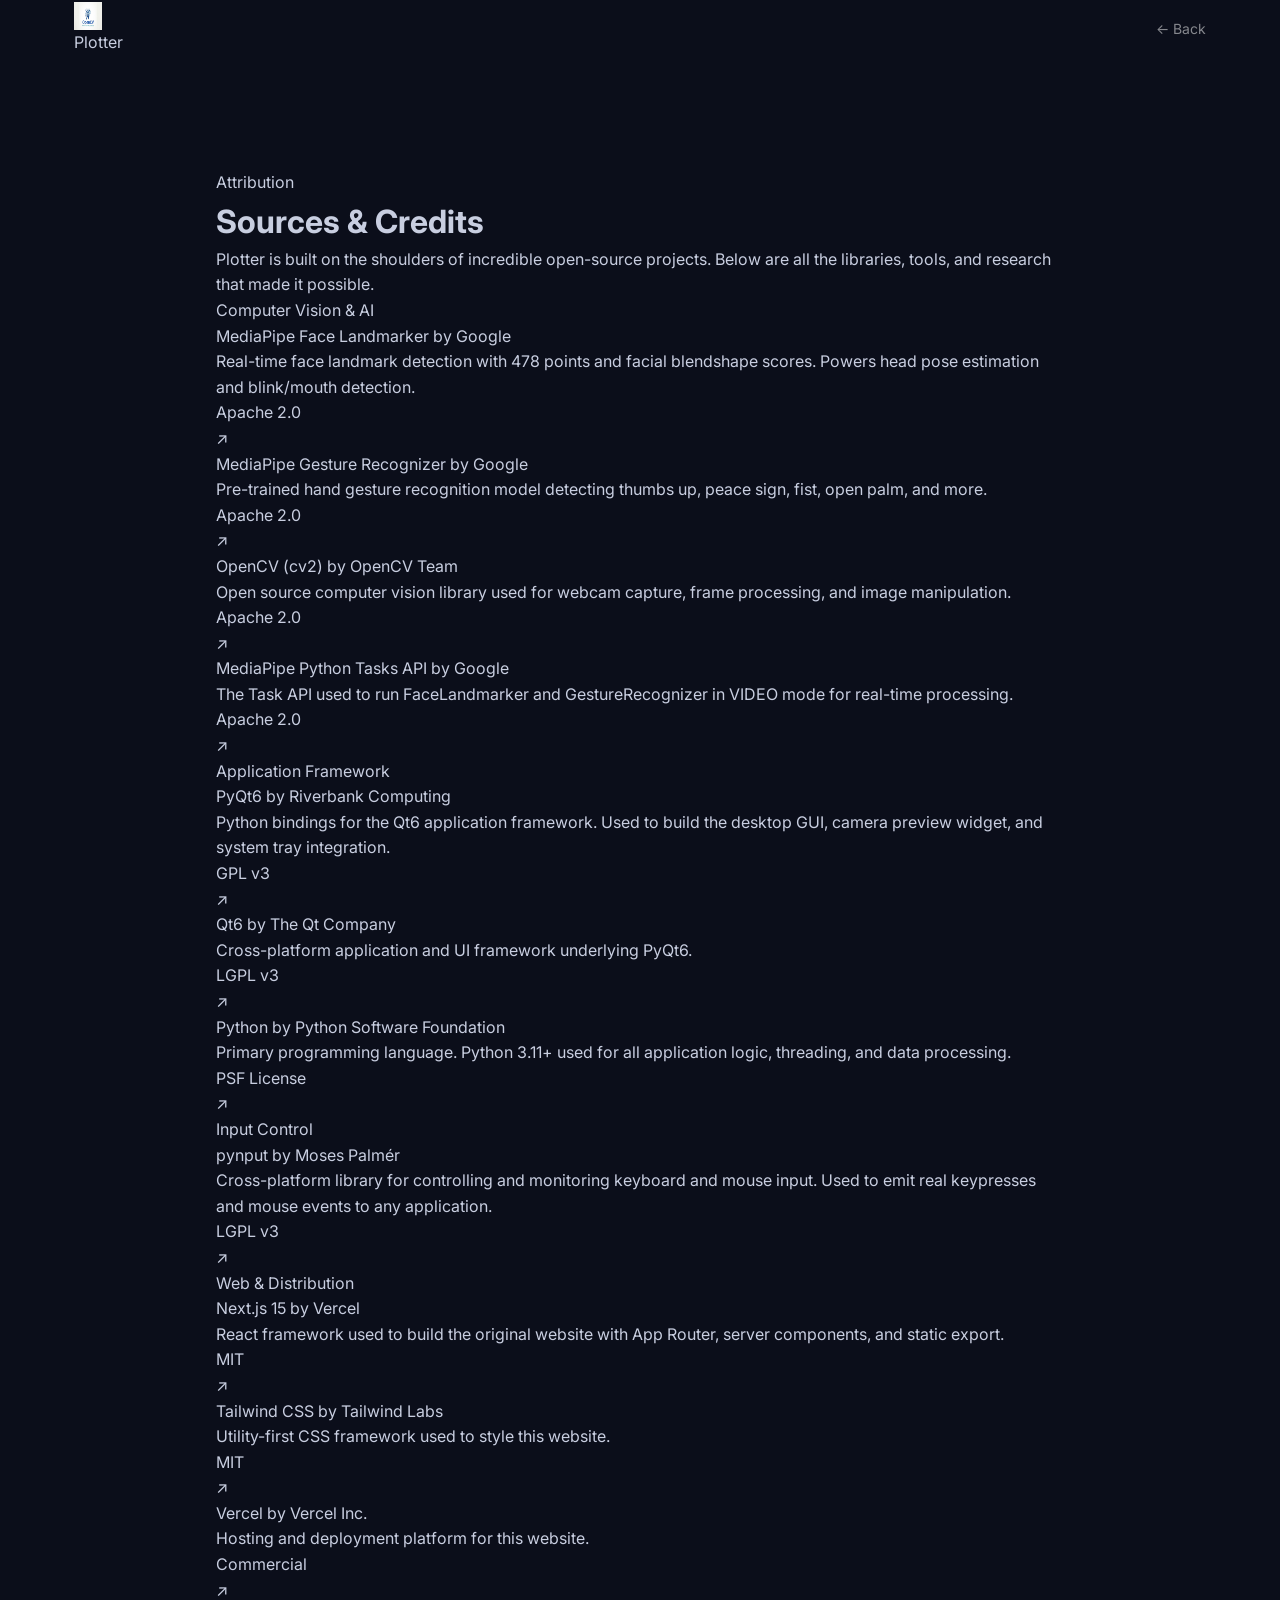
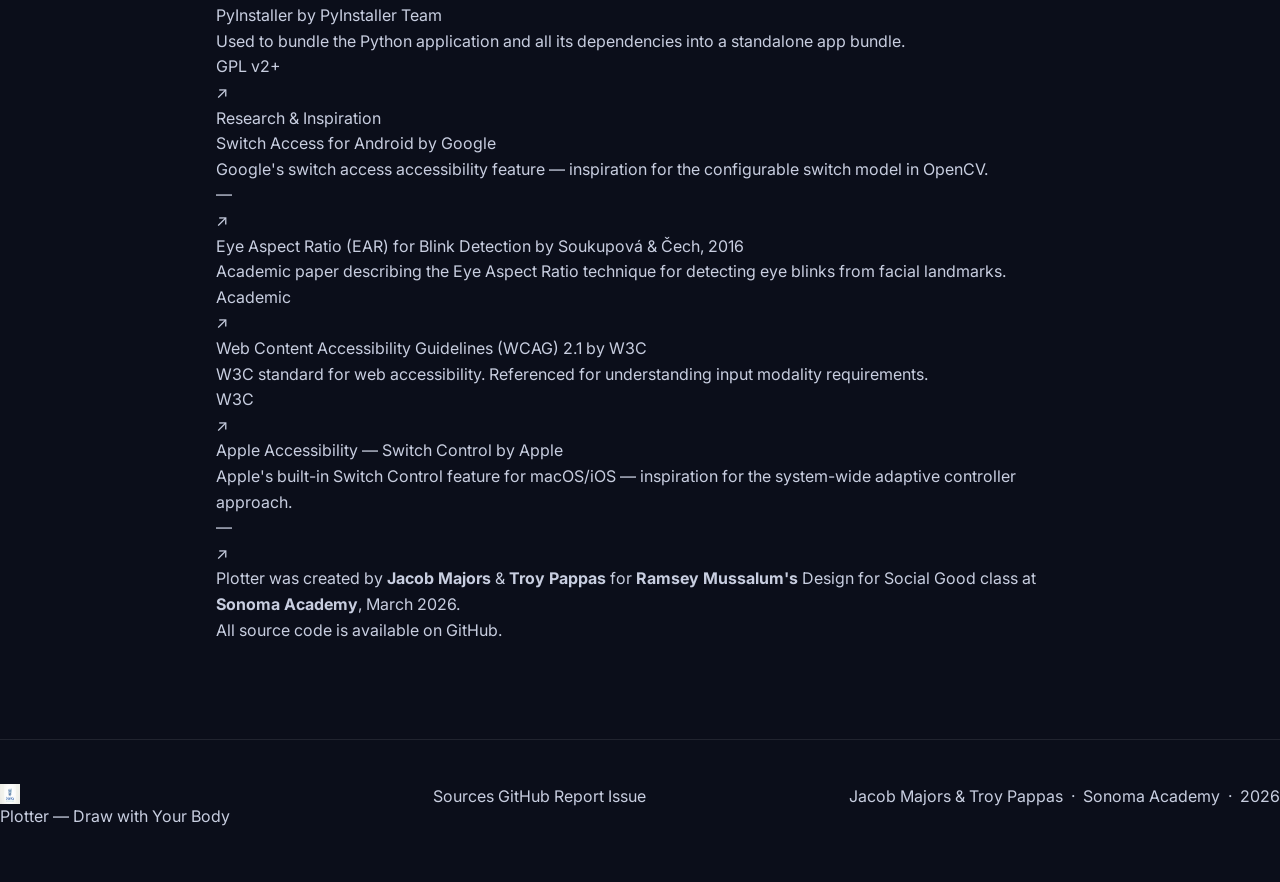
<file: sources.html>
<!DOCTYPE html>
<html lang="en">
<head>
  <meta charset="UTF-8" />
  <meta name="viewport" content="width=device-width, initial-scale=1.0" />
  <title>Sources & Credits — Plotter</title>
  <link rel="preconnect" href="https://fonts.googleapis.com" />
  <link rel="preconnect" href="https://fonts.gstatic.com" crossorigin />
  <link href="https://fonts.googleapis.com/css2?family=Inter:wght@400;500;600;700;800;900&display=swap" rel="stylesheet" />
  <link rel="stylesheet" href="style.css" />
</head>
<body>
  <!-- Nav -->
  <nav class="nav">
    <div class="nav-inner">
      <a href="index.html" class="nav-logo">
        <img src="logo.png" alt="OpenCV" width="28" height="28" class="logo-img" onerror="this.style.display='none'" />
        <span class="nav-brand">Plotter</span>
      </a>
      <a href="index.html" style="font-size:0.875rem; color:rgba(255,255,255,0.5); transition:color 0.2s;"
         onmouseover="this.style.color='#fff'" onmouseout="this.style.color='rgba(255,255,255,0.5)'">
        ← Back
      </a>
    </div>
  </nav>

  <main style="padding-top:7rem; padding-bottom:6rem; padding-left:1.5rem; padding-right:1.5rem; max-width:896px; margin:0 auto;">

    <div class="sources-header">
      <span class="label-teal">Attribution</span>
      <h1>Sources &amp; Credits</h1>
      <p>
        Plotter is built on the shoulders of incredible open-source projects.
        Below are all the libraries, tools, and research that made it possible.
      </p>
    </div>

    <div class="sources-groups">

      <!-- Computer Vision & AI -->
      <div>
        <div class="sources-group-title">Computer Vision &amp; AI</div>
        <div class="sources-items">
          <a href="https://ai.google.dev/edge/mediapipe/solutions/vision/face_landmarker" target="_blank" rel="noopener noreferrer" class="source-card">
            <div class="source-card-inner">
              <div class="source-meta">
                <div class="source-name-row">
                  <span class="source-name">MediaPipe Face Landmarker</span>
                  <span class="source-author">by Google</span>
                </div>
                <p class="source-desc">Real-time face landmark detection with 478 points and facial blendshape scores. Powers head pose estimation and blink/mouth detection.</p>
              </div>
              <div class="source-right">
                <span class="source-license">Apache 2.0</span>
                <div class="source-arrow">↗</div>
              </div>
            </div>
          </a>
          <a href="https://ai.google.dev/edge/mediapipe/solutions/vision/gesture_recognizer" target="_blank" rel="noopener noreferrer" class="source-card">
            <div class="source-card-inner">
              <div class="source-meta">
                <div class="source-name-row">
                  <span class="source-name">MediaPipe Gesture Recognizer</span>
                  <span class="source-author">by Google</span>
                </div>
                <p class="source-desc">Pre-trained hand gesture recognition model detecting thumbs up, peace sign, fist, open palm, and more.</p>
              </div>
              <div class="source-right">
                <span class="source-license">Apache 2.0</span>
                <div class="source-arrow">↗</div>
              </div>
            </div>
          </a>
          <a href="https://opencv.org" target="_blank" rel="noopener noreferrer" class="source-card">
            <div class="source-card-inner">
              <div class="source-meta">
                <div class="source-name-row">
                  <span class="source-name">OpenCV (cv2)</span>
                  <span class="source-author">by OpenCV Team</span>
                </div>
                <p class="source-desc">Open source computer vision library used for webcam capture, frame processing, and image manipulation.</p>
              </div>
              <div class="source-right">
                <span class="source-license">Apache 2.0</span>
                <div class="source-arrow">↗</div>
              </div>
            </div>
          </a>
          <a href="https://ai.google.dev/edge/mediapipe/solutions/guide" target="_blank" rel="noopener noreferrer" class="source-card">
            <div class="source-card-inner">
              <div class="source-meta">
                <div class="source-name-row">
                  <span class="source-name">MediaPipe Python Tasks API</span>
                  <span class="source-author">by Google</span>
                </div>
                <p class="source-desc">The Task API used to run FaceLandmarker and GestureRecognizer in VIDEO mode for real-time processing.</p>
              </div>
              <div class="source-right">
                <span class="source-license">Apache 2.0</span>
                <div class="source-arrow">↗</div>
              </div>
            </div>
          </a>
        </div>
      </div>

      <!-- Application Framework -->
      <div>
        <div class="sources-group-title">Application Framework</div>
        <div class="sources-items">
          <a href="https://www.riverbankcomputing.com/software/pyqt/" target="_blank" rel="noopener noreferrer" class="source-card">
            <div class="source-card-inner">
              <div class="source-meta">
                <div class="source-name-row">
                  <span class="source-name">PyQt6</span>
                  <span class="source-author">by Riverbank Computing</span>
                </div>
                <p class="source-desc">Python bindings for the Qt6 application framework. Used to build the desktop GUI, camera preview widget, and system tray integration.</p>
              </div>
              <div class="source-right">
                <span class="source-license">GPL v3</span>
                <div class="source-arrow">↗</div>
              </div>
            </div>
          </a>
          <a href="https://www.qt.io" target="_blank" rel="noopener noreferrer" class="source-card">
            <div class="source-card-inner">
              <div class="source-meta">
                <div class="source-name-row">
                  <span class="source-name">Qt6</span>
                  <span class="source-author">by The Qt Company</span>
                </div>
                <p class="source-desc">Cross-platform application and UI framework underlying PyQt6.</p>
              </div>
              <div class="source-right">
                <span class="source-license">LGPL v3</span>
                <div class="source-arrow">↗</div>
              </div>
            </div>
          </a>
          <a href="https://www.python.org" target="_blank" rel="noopener noreferrer" class="source-card">
            <div class="source-card-inner">
              <div class="source-meta">
                <div class="source-name-row">
                  <span class="source-name">Python</span>
                  <span class="source-author">by Python Software Foundation</span>
                </div>
                <p class="source-desc">Primary programming language. Python 3.11+ used for all application logic, threading, and data processing.</p>
              </div>
              <div class="source-right">
                <span class="source-license">PSF License</span>
                <div class="source-arrow">↗</div>
              </div>
            </div>
          </a>
        </div>
      </div>

      <!-- Input Control -->
      <div>
        <div class="sources-group-title">Input Control</div>
        <div class="sources-items">
          <a href="https://pynput.readthedocs.io" target="_blank" rel="noopener noreferrer" class="source-card">
            <div class="source-card-inner">
              <div class="source-meta">
                <div class="source-name-row">
                  <span class="source-name">pynput</span>
                  <span class="source-author">by Moses Palmér</span>
                </div>
                <p class="source-desc">Cross-platform library for controlling and monitoring keyboard and mouse input. Used to emit real keypresses and mouse events to any application.</p>
              </div>
              <div class="source-right">
                <span class="source-license">LGPL v3</span>
                <div class="source-arrow">↗</div>
              </div>
            </div>
          </a>
        </div>
      </div>

      <!-- Web & Distribution -->
      <div>
        <div class="sources-group-title">Web &amp; Distribution</div>
        <div class="sources-items">
          <a href="https://nextjs.org" target="_blank" rel="noopener noreferrer" class="source-card">
            <div class="source-card-inner">
              <div class="source-meta">
                <div class="source-name-row">
                  <span class="source-name">Next.js 15</span>
                  <span class="source-author">by Vercel</span>
                </div>
                <p class="source-desc">React framework used to build the original website with App Router, server components, and static export.</p>
              </div>
              <div class="source-right">
                <span class="source-license">MIT</span>
                <div class="source-arrow">↗</div>
              </div>
            </div>
          </a>
          <a href="https://tailwindcss.com" target="_blank" rel="noopener noreferrer" class="source-card">
            <div class="source-card-inner">
              <div class="source-meta">
                <div class="source-name-row">
                  <span class="source-name">Tailwind CSS</span>
                  <span class="source-author">by Tailwind Labs</span>
                </div>
                <p class="source-desc">Utility-first CSS framework used to style this website.</p>
              </div>
              <div class="source-right">
                <span class="source-license">MIT</span>
                <div class="source-arrow">↗</div>
              </div>
            </div>
          </a>
          <a href="https://vercel.com" target="_blank" rel="noopener noreferrer" class="source-card">
            <div class="source-card-inner">
              <div class="source-meta">
                <div class="source-name-row">
                  <span class="source-name">Vercel</span>
                  <span class="source-author">by Vercel Inc.</span>
                </div>
                <p class="source-desc">Hosting and deployment platform for this website.</p>
              </div>
              <div class="source-right">
                <span class="source-license">Commercial</span>
                <div class="source-arrow">↗</div>
              </div>
            </div>
          </a>
          <a href="https://pyinstaller.org" target="_blank" rel="noopener noreferrer" class="source-card">
            <div class="source-card-inner">
              <div class="source-meta">
                <div class="source-name-row">
                  <span class="source-name">PyInstaller</span>
                  <span class="source-author">by PyInstaller Team</span>
                </div>
                <p class="source-desc">Used to bundle the Python application and all its dependencies into a standalone app bundle.</p>
              </div>
              <div class="source-right">
                <span class="source-license">GPL v2+</span>
                <div class="source-arrow">↗</div>
              </div>
            </div>
          </a>
        </div>
      </div>

      <!-- Research & Inspiration -->
      <div>
        <div class="sources-group-title">Research &amp; Inspiration</div>
        <div class="sources-items">
          <a href="https://support.google.com/accessibility/android/answer/6122836" target="_blank" rel="noopener noreferrer" class="source-card">
            <div class="source-card-inner">
              <div class="source-meta">
                <div class="source-name-row">
                  <span class="source-name">Switch Access for Android</span>
                  <span class="source-author">by Google</span>
                </div>
                <p class="source-desc">Google's switch access accessibility feature — inspiration for the configurable switch model in OpenCV.</p>
              </div>
              <div class="source-right">
                <span class="source-license">—</span>
                <div class="source-arrow">↗</div>
              </div>
            </div>
          </a>
          <a href="https://vision.fe.uni-lj.si/cvww2016/proceedings/papers/05.pdf" target="_blank" rel="noopener noreferrer" class="source-card">
            <div class="source-card-inner">
              <div class="source-meta">
                <div class="source-name-row">
                  <span class="source-name">Eye Aspect Ratio (EAR) for Blink Detection</span>
                  <span class="source-author">by Soukupová &amp; Čech, 2016</span>
                </div>
                <p class="source-desc">Academic paper describing the Eye Aspect Ratio technique for detecting eye blinks from facial landmarks.</p>
              </div>
              <div class="source-right">
                <span class="source-license">Academic</span>
                <div class="source-arrow">↗</div>
              </div>
            </div>
          </a>
          <a href="https://www.w3.org/TR/WCAG21/" target="_blank" rel="noopener noreferrer" class="source-card">
            <div class="source-card-inner">
              <div class="source-meta">
                <div class="source-name-row">
                  <span class="source-name">Web Content Accessibility Guidelines (WCAG) 2.1</span>
                  <span class="source-author">by W3C</span>
                </div>
                <p class="source-desc">W3C standard for web accessibility. Referenced for understanding input modality requirements.</p>
              </div>
              <div class="source-right">
                <span class="source-license">W3C</span>
                <div class="source-arrow">↗</div>
              </div>
            </div>
          </a>
          <a href="https://support.apple.com/guide/iphone/switch-control-settings-iphe609e3438/ios" target="_blank" rel="noopener noreferrer" class="source-card">
            <div class="source-card-inner">
              <div class="source-meta">
                <div class="source-name-row">
                  <span class="source-name">Apple Accessibility — Switch Control</span>
                  <span class="source-author">by Apple</span>
                </div>
                <p class="source-desc">Apple's built-in Switch Control feature for macOS/iOS — inspiration for the system-wide adaptive controller approach.</p>
              </div>
              <div class="source-right">
                <span class="source-license">—</span>
                <div class="source-arrow">↗</div>
              </div>
            </div>
          </a>
        </div>
      </div>

    </div><!-- /sources-groups -->

    <div class="sources-attribution">
      <p>
        Plotter was created by <strong>Jacob Majors</strong> &amp; <strong>Troy Pappas</strong> for
        <strong>Ramsey Mussalum's</strong> Design for Social Good class
        at <strong>Sonoma Academy</strong>, March 2026.<br />
        All source code is available on
        <a href="https://github.com/troypappas1/Plotter" target="_blank" rel="noopener noreferrer">GitHub</a>.
      </p>
    </div>

  </main>

  <!-- Footer -->
  <footer class="footer">
    <div class="footer-inner">
      <div class="footer-logo">
        <img src="logo.png" alt="" width="20" height="20" class="footer-logo-img" onerror="this.style.display='none'" />
        <span>Plotter — Draw with Your Body</span>
      </div>
      <div class="footer-links">
        <a href="sources.html">Sources</a>
        <a href="https://github.com/troypappas1/Plotter" target="_blank" rel="noopener noreferrer">GitHub</a>
        <a href="https://github.com/troypappas1/Plotter/issues/new" target="_blank" rel="noopener noreferrer">Report Issue</a>
      </div>
      <span>Jacob Majors &amp; Troy Pappas &nbsp;·&nbsp; Sonoma Academy &nbsp;·&nbsp; 2026</span>
    </div>
  </footer>
</body>
</html>
</file>
<file: style.css>
@charset "UTF-8";
/* ===================================
   PLOTTER - stylesheet
   =================================== */

*, *::before, *::after { box-sizing: border-box; margin: 0; padding: 0; }
html { scroll-behavior: smooth; }

body {
  font-family: "Inter", system-ui, sans-serif;
  background: #0b0e1a;
  color: #c8cee0;
  line-height: 1.6;
  -webkit-font-smoothing: antialiased;
  overflow-x: hidden;
}

a  { text-decoration: none; color: inherit; }
img, canvas, svg { display: block; max-width: 100%; }
button { font-family: inherit; cursor: pointer; border: none; background: none; }

/* -- Tokens -- */
:root {
  --blue:   #2d7ae0;
  --blue-l: #5b9ef5;
  --teal:   #0ea5c8;
  --purple: #a855f7;
  --border: rgba(255,255,255,0.09);
  --surface: rgba(255,255,255,0.05);
  --surface2: rgba(255,255,255,0.09);
  --muted: rgba(255,255,255,0.45);
  --dim:   rgba(255,255,255,0.22);
}

/* === NAV === */
#nav {
  position: fixed; top: 0; left: 0; right: 0; z-index: 100;
  border-bottom: 1px solid transparent;
  transition: background .25s, border-color .25s, backdrop-filter .25s;
}
#nav.scrolled {
  background: rgba(11,14,26,.88);
  backdrop-filter: blur(18px);
  -webkit-backdrop-filter: blur(18px);
  border-bottom-color: var(--border);
}
.nav-inner {
  max-width: 1180px; margin: 0 auto;
  padding: 0 1.5rem; height: 58px;
  display: flex; align-items: center; justify-content: space-between;
}
.logo {
  display: flex; align-items: center; gap: .55rem;
  font-weight: 700; font-size: .95rem; color: #fff;
}
.logo-mark {
  width: 30px; height: 30px; border-radius: 7px; flex-shrink: 0;
  background: linear-gradient(135deg, var(--blue), var(--teal));
  display: flex; align-items: center; justify-content: center;
  font-weight: 800; font-size: .8rem; color: #fff;
}
.nav-links {
  display: flex; align-items: center; gap: .15rem;
  font-size: .875rem;
}
.nav-links a {
  padding: .38rem .7rem; border-radius: 6px;
  color: var(--muted); transition: color .2s, background .2s;
}
.nav-links a:hover { color: #fff; background: var(--surface); }
.nav-gh {
  display: inline-flex; align-items: center; gap: .4rem;
  border: 1px solid var(--border) !important;
  color: rgba(255,255,255,.7) !important;
}
.nav-gh:hover { border-color: rgba(255,255,255,.18) !important; color: #fff !important; }

/* === HERO === */
.hero {
  min-height: 100vh; display: flex; align-items: center;
  padding: 6rem 1.5rem 4rem; position: relative; overflow: hidden;
  text-align: center;
}
.hero-glow {
  position: absolute; border-radius: 50%; pointer-events: none;
  filter: blur(110px);
}
.g1 { width:700px;height:700px; top:-200px; left:-150px;
      background: radial-gradient(circle, rgba(26,82,160,.35) 0%, transparent 70%); }
.g2 { width:500px;height:500px; top:80px; right:-80px;
      background: radial-gradient(circle, rgba(14,165,200,.15) 0%, transparent 70%); }
.g3 { width:400px;height:400px; bottom:-100px; left:38%;
      background: radial-gradient(circle, rgba(88,28,135,.2) 0%, transparent 70%); }

.hero-grid-bg {
  position: absolute; inset: 0; pointer-events: none;
  background-image:
    linear-gradient(rgba(255,255,255,.028) 1px, transparent 1px),
    linear-gradient(90deg, rgba(255,255,255,.028) 1px, transparent 1px);
  background-size: 56px 56px;
  -webkit-mask-image: radial-gradient(ellipse 80% 70% at 50% 40%, black, transparent);
  mask-image: radial-gradient(ellipse 80% 70% at 50% 40%, black, transparent);
}

.hero-body {
  position: relative; max-width: 800px; margin: 0 auto;
  display: flex; flex-direction: column; align-items: center; gap: 1.4rem;
}

.eyebrow-tag {
  display: inline-flex; align-items: center; gap: .55rem;
  padding: .42rem 1rem; border-radius: 100px;
  background: var(--surface); border: 1px solid var(--border);
  font-size: .78rem; color: var(--muted);
}
.live-dot {
  width: 6px; height: 6px; border-radius: 50%;
  background: var(--teal);
  animation: blink 2s ease-in-out infinite;
}
@keyframes blink { 0%,100%{opacity:1} 50%{opacity:.35} }

.hero h1 {
  font-size: clamp(2.8rem, 7vw, 5.2rem);
  font-weight: 900; letter-spacing: -.04em;
  color: #fff; line-height: 1.05;
}
.grad {
  background: linear-gradient(130deg, var(--blue-l) 0%, var(--teal) 45%, var(--purple) 100%);
  -webkit-background-clip: text; -webkit-text-fill-color: transparent;
  background-clip: text;
}

.hero-p {
  font-size: 1.1rem; color: var(--muted); max-width: 560px; line-height: 1.75;
}
.hero-p strong { color: rgba(255,255,255,.8); }

.hero-btns {
  display: flex; flex-wrap: wrap; gap: .75rem; justify-content: center;
}
.btn-brand {
  display: inline-flex; align-items: center; gap: .55rem;
  padding: .8rem 1.6rem; border-radius: 10px;
  background: var(--blue); color: #fff; font-weight: 600; font-size: .95rem;
  box-shadow: 0 0 0 1px rgba(45,122,224,.4), 0 6px 28px rgba(45,122,224,.28);
  transition: background .2s, box-shadow .2s, transform .15s;
}
.btn-brand:hover { background: var(--blue-l); transform: translateY(-2px);
  box-shadow: 0 0 0 1px rgba(91,158,245,.5), 0 10px 36px rgba(45,122,224,.38); }
.btn-brand.btn-lg { padding: .95rem 2rem; font-size: 1rem; }

.btn-outline {
  display: inline-flex; align-items: center; gap: .5rem;
  padding: .8rem 1.6rem; border-radius: 10px;
  background: var(--surface); border: 1px solid var(--border);
  color: rgba(255,255,255,.75); font-weight: 600; font-size: .95rem;
  transition: background .2s, border-color .2s, transform .15s;
}
.btn-outline:hover { background: var(--surface2); border-color: rgba(255,255,255,.18);
  transform: translateY(-2px); }
.btn-outline.btn-lg { padding: .95rem 2rem; font-size: 1rem; }

.fine-print { font-size: .75rem; color: var(--dim); }

/* Mockup */
.mockup { width: 100%; max-width: 760px; margin-top: .5rem; }
.mockup-chrome {
  background: #13172a; border-radius: 12px 12px 0 0;
  border: 1px solid var(--border); border-bottom: none;
  padding: .6rem 1rem; display: flex; align-items: center; gap: .45rem;
}
.chrome-dots { display:flex; gap:.45rem; }
.chrome-dots span { width:10px;height:10px;border-radius:50%; }
.chrome-dots span:nth-child(1){background:#ff5f57}
.chrome-dots span:nth-child(2){background:#febc2e}
.chrome-dots span:nth-child(3){background:#28c840}
.chrome-addr { font-size:.7rem; color:var(--dim); margin-left:.4rem; }
.mockup-body {
  background: #0b0e1a;
  border: 1px solid var(--border); border-top: none;
  border-radius: 0 0 12px 12px; overflow: hidden;
  box-shadow: 0 32px 64px rgba(0,0,0,.6);
}
.mockup-body canvas { width:100%; height:auto; }

/* === SHARED SECTION STYLES === */
.section { padding: 6rem 0; }
.container { max-width: 1180px; margin: 0 auto; padding: 0 1.5rem; }

.section-tag {
  display: inline-block;
  padding: .28rem .85rem; border-radius: 100px; margin-bottom: .9rem;
  background: rgba(45,122,224,.1); border: 1px solid rgba(45,122,224,.25);
  font-size: .72rem; font-weight: 700; letter-spacing: .1em;
  text-transform: uppercase; color: var(--blue-l);
}

.section > .container > h2,
.section h2 {
  font-size: clamp(1.9rem, 4vw, 2.9rem);
  font-weight: 900; color: #fff; letter-spacing: -.035em;
  line-height: 1.1; margin-bottom: .85rem;
}

.section-sub {
  font-size: 1.05rem; color: var(--muted); max-width: 520px;
  line-height: 1.7; margin-bottom: 2.8rem;
}

/* === DEMO === */
.demo-section {
  border-top: 1px solid var(--border);
  background: radial-gradient(ellipse 80% 50% at 50% 0%, rgba(13,53,117,.08), transparent);
}

.demo-wrap {
  display: grid;
  grid-template-columns: 1fr 260px;
  gap: 1.25rem;
  align-items: start;
}

/* Canvas area */
.canvas-area {
  position: relative;
  border-radius: 14px; overflow: hidden;
  border: 1px solid var(--border);
  background: #0b0e1a;
  box-shadow: 0 20px 56px rgba(0,0,0,.55);
}

.canvas-area canvas#drawCanvas {
  display: block; width: 100%; height: auto;
}

/* Overlay canvas - sits directly on top of drawCanvas */
.canvas-area canvas#overlayCanvas {
  position: absolute;
  top: 0; left: 0;
  width: 100%; height: 100%;
  pointer-events: none;
}

/* PIP camera */
.pip {
  position: absolute;
  bottom: 68px; right: 10px;
  width: 190px; border-radius: 10px; overflow: hidden;
  border: 1px solid rgba(255,255,255,.12);
  background: #080b16;
  box-shadow: 0 8px 28px rgba(0,0,0,.65);
  z-index: 5;
}
.pip-top {
  padding: .3rem .55rem;
  background: rgba(0,0,0,.55);
  display: flex; align-items: center; justify-content: space-between;
  border-bottom: 1px solid rgba(255,255,255,.07);
}
.pip-indicator {
  display: inline-flex; align-items: center; gap: .3rem;
  font-size: .6rem; font-weight: 700; letter-spacing: .1em;
  color: #22c55e; opacity: 0; transition: opacity .35s;
}
.pip-dot-inner {
  width: 5px; height: 5px; border-radius: 50%; background: #22c55e;
  animation: blink 1.4s ease-in-out infinite;
}
.pip-label { font-size: .6rem; color: var(--dim); text-transform: uppercase; letter-spacing: .07em; }
.pip-body { position: relative; aspect-ratio: 4/3; }
.pip-body video { width:100%; height:100%; object-fit:cover; transform:scaleX(-1); display:block; }
.pip-off {
  position: absolute; inset: 0; background: #080b16;
  display: flex; flex-direction: column; align-items: center; justify-content: center;
  gap: .4rem; color: var(--dim); font-size: .7rem;
}

/* Mouse info strip */
.mouse-info {
  display: none; align-items: center; gap: .55rem;
  padding: .55rem .85rem;
  background: rgba(168,85,247,.08);
  border-top: 1px solid rgba(168,85,247,.22);
  font-size: .78rem; color: rgba(168,85,247,.85);
}

/* Drawing toolbar */
.toolbar {
  display: flex; align-items: center; justify-content: space-between;
  padding: .55rem .85rem; gap: .75rem;
  background: rgba(0,0,0,.45);
  border-top: 1px solid rgba(255,255,255,.06);
}
.colors { display: flex; align-items: center; gap: .38rem; flex-wrap: wrap; }
.color-btn {
  width: 20px; height: 20px; border-radius: 50%;
  border: 2px solid transparent;
  transition: transform .15s, border-color .15s;
  flex-shrink: 0;
}
.color-btn:hover { transform: scale(1.2); }
.color-btn.active { border-color: #fff; transform: scale(1.18);
  box-shadow: 0 0 0 1px rgba(255,255,255,.3); }
.toolbar-right { display: flex; gap: .4rem; flex-shrink: 0; }
.tool-btn {
  padding: .3rem .65rem; border-radius: 6px;
  background: var(--surface); border: 1px solid var(--border);
  color: var(--muted); font-size: .75rem; font-weight: 500;
  transition: background .2s, color .2s;
}
.tool-btn:hover { background: var(--surface2); color: #fff; }

/* Sidebar */
.sidebar {
  display: flex; flex-direction: column; gap: .85rem;
}

.seg-ctrl {
  display: flex; gap: .3rem;
  background: var(--surface); border: 1px solid var(--border);
  border-radius: 9px; padding: .22rem;
}
.seg {
  flex: 1; display: flex; align-items: center; justify-content: center; gap: .38rem;
  padding: .42rem .5rem; border-radius: 6px;
  font-size: .8rem; font-weight: 600; color: var(--muted);
  transition: background .2s, color .2s;
}
.seg.active { background: var(--surface2); color: #fff; box-shadow: 0 1px 3px rgba(0,0,0,.3); }

.start-btn {
  display: flex; align-items: center; justify-content: center; gap: .55rem;
  width: 100%; padding: .8rem 1rem; border-radius: 10px;
  background: var(--blue); color: #fff; font-weight: 700; font-size: .9rem;
  box-shadow: 0 4px 20px rgba(45,122,224,.3);
  transition: background .2s, box-shadow .2s, transform .15s;
}
.start-btn:hover:not(:disabled) { background: var(--blue-l); transform: translateY(-1px); }
.start-btn:disabled { opacity: .55; cursor: not-allowed; }
.start-btn.stop {
  background: rgba(239,68,68,.15); border: 1px solid rgba(239,68,68,.3);
  color: #fca5a5; box-shadow: none;
}
.start-btn.stop:hover { background: rgba(239,68,68,.25); }

.status-pill {
  display: flex; align-items: center; gap: .45rem;
  padding: .45rem .7rem; border-radius: 7px;
  font-size: .78rem; border: 1px solid transparent;
}
.status-dot-el {
  width: 6px; height: 6px; border-radius: 50%; flex-shrink: 0;
}
.status-idle   { background: var(--surface); border-color: var(--border); color: var(--muted); }
.status-idle   .status-dot-el { background: #4b5563; }
.status-loading{ background: rgba(251,191,36,.07); border-color: rgba(251,191,36,.2); color: #fcd34d; }
.status-loading .status-dot-el { background: #fbbf24; animation: blink .8s infinite; }
.status-on     { background: rgba(34,197,94,.07); border-color: rgba(34,197,94,.2); color: #86efac; }
.status-on     .status-dot-el { background: #22c55e; animation: blink 1.5s infinite; }
.status-error  { background: rgba(239,68,68,.07); border-color: rgba(239,68,68,.2); color: #fca5a5; font-size:.73rem; line-height:1.4; }
.status-error  .status-dot-el { background: #ef4444; }

.divider { border: none; border-top: 1px solid var(--border); }

.ctrl-section { display: flex; flex-direction: column; gap: .45rem; }
.ctrl-label {
  font-size: .68rem; font-weight: 700; letter-spacing: .1em;
  text-transform: uppercase; color: var(--dim);
}
.ctrl-row { display: flex; align-items: center; justify-content: space-between; }
.ctrl-val { font-size: .7rem; color: var(--blue-l); font-family: monospace; }

.track-opts { display: flex; flex-direction: column; gap: .35rem; }
.track-opt { cursor: pointer; }
.track-opt input { display: none; }
.track-card {
  display: flex; align-items: center; gap: .6rem;
  padding: .5rem .7rem; border-radius: 9px;
  background: var(--surface); border: 1px solid var(--border);
  transition: background .2s, border-color .2s;
}
.track-opt input:checked + .track-card {
  background: rgba(45,122,224,.1); border-color: rgba(45,122,224,.38);
}
.track-icon { font-size: 1.05rem; flex-shrink: 0; }
.track-name { font-size: .82rem; font-weight: 600; color: #fff; }
.track-hint { font-size: .68rem; color: var(--dim); }

.range-input {
  width: 100%; height: 3px;
  -webkit-appearance: none; appearance: none;
  background: var(--border); border-radius: 3px; outline: none; cursor: pointer;
}
.range-input::-webkit-slider-thumb {
  -webkit-appearance: none;
  width: 15px; height: 15px; border-radius: 50%;
  background: var(--blue-l); border: 2px solid #fff;
  box-shadow: 0 2px 6px rgba(45,122,224,.35);
}

/* === FEATURES === */
.feat-grid {
  display: grid;
  grid-template-columns: repeat(3, 1fr);
  gap: .9rem;
}
.feat-card {
  background: var(--surface); border: 1px solid var(--border);
  border-radius: 14px; padding: 1.6rem;
  transition: background .2s, border-color .2s, transform .2s;
}
.feat-card:hover { background: var(--surface2); border-color: rgba(255,255,255,.13); transform: translateY(-3px); }
.feat-card.span2 { grid-column: span 2; }
.feat-icon {
  width: 42px; height: 42px; border-radius: 9px;
  background: rgba(45,122,224,.1); border: 1px solid rgba(45,122,224,.2);
  display: flex; align-items: center; justify-content: center;
  color: var(--blue-l); margin-bottom: 1rem;
}
.feat-card h3 { font-size: .95rem; font-weight: 700; color: #fff; margin-bottom: .45rem; }
.feat-card p  { font-size: .84rem; color: var(--muted); line-height: 1.65; }

/* === HOW IT WORKS === */
.how-section { border-top: 1px solid var(--border); }
.steps {
  display: grid; grid-template-columns: repeat(4,1fr); gap: 1.5rem; margin-top: 1rem;
}
.step { text-align: center; padding: 0 .5rem; }
.step-n {
  width: 52px; height: 52px; border-radius: 13px; margin: 0 auto 1.1rem;
  background: rgba(13,53,117,.4); border: 1px solid rgba(45,122,224,.28);
  display: flex; align-items: center; justify-content: center;
  font-size: .82rem; font-weight: 800; color: var(--blue-l); letter-spacing: .04em;
}
.step h3 { font-size: .9rem; font-weight: 700; color: #fff; margin-bottom: .4rem; }
.step p   { font-size: .8rem; color: var(--muted); line-height: 1.6; }

/* === STORY === */
.story-section { border-top: 1px solid var(--border); }
.story-grid {
  display: grid; grid-template-columns: 340px 1fr; gap: 5rem; align-items: start;
}
.story-left { position: sticky; top: 5rem; }
.authors { display: flex; flex-direction: column; gap: .65rem; margin-top: 1.75rem; }
.author {
  display: flex; align-items: center; gap: .7rem;
  padding: .7rem .9rem; border-radius: 11px;
  background: var(--surface); border: 1px solid var(--border);
}
.avatar {
  width: 34px; height: 34px; border-radius: 50%; flex-shrink: 0;
  background: linear-gradient(135deg, var(--blue), var(--teal));
  display: flex; align-items: center; justify-content: center;
  font-size: .72rem; font-weight: 800; color: #fff;
}
.author-name { font-size: .85rem; font-weight: 600; color: #fff; }
.author-role { font-size: .72rem; color: var(--dim); }
.story-school { margin-top: 1.1rem; font-size: .78rem; color: var(--dim); }

.story-right { padding-top: .4rem; display: flex; flex-direction: column; gap: 1.25rem; }
.story-right p { font-size: 1rem; color: rgba(255,255,255,.58); line-height: 1.82; }
.story-right strong { color: rgba(255,255,255,.85); }
.story-right em { color: var(--blue-l); font-style: normal; font-weight: 500; }
.story-right blockquote {
  font-size: 1.05rem; color: rgba(255,255,255,.72); font-weight: 500;
  border-left: 3px solid var(--blue); padding-left: 1.1rem;
  background: rgba(45,122,224,.05); padding: .9rem 1.1rem;
  border-radius: 0 8px 8px 0;
}

/* === CTA === */
.cta-section { border-top: 1px solid var(--border); text-align: center; overflow: hidden; }
.cta-inner { position: relative; max-width: 600px; margin: 0 auto; padding: 0 1.5rem;
  display: flex; flex-direction: column; align-items: center; gap: 1.1rem; }
.cta-glow {
  position: absolute; top: 50%; left: 50%; transform: translate(-50%,-50%);
  width: 600px; height: 400px; pointer-events: none;
  background: radial-gradient(ellipse, rgba(45,122,224,.11) 0%, transparent 70%);
}

/* === FOOTER === */
footer { border-top: 1px solid var(--border); padding: 2.75rem 0 1.25rem; }
.footer-inner {
  display: flex; justify-content: space-between; gap: 2.5rem;
  margin-bottom: 2rem; flex-wrap: wrap;
}
.footer-brand {
  display: flex; align-items: flex-start; gap: .65rem; max-width: 240px;
}
.footer-name { font-weight: 700; color: #fff; font-size: .9rem; margin-bottom: .25rem; }
.footer-desc { font-size: .78rem; color: var(--dim); line-height: 1.55; }
.footer-cols { display: flex; gap: 3rem; }
.footer-col { display: flex; flex-direction: column; gap: .55rem; }
.fcol-title { font-size: .68rem; font-weight: 700; letter-spacing: .1em;
  text-transform: uppercase; color: var(--dim); margin-bottom: .15rem; }
.footer-col a { font-size: .84rem; color: var(--muted); transition: color .2s; }
.footer-col a:hover { color: #fff; }
.footer-bottom {
  border-top: 1px solid var(--border); padding-top: 1.1rem;
  display: flex; justify-content: space-between; align-items: center;
  flex-wrap: wrap; gap: .5rem; font-size: .74rem; color: var(--dim);
}

/* === SOURCES PAGE === */
.sources-page {
  max-width: 880px; margin: 0 auto;
  padding: 7rem 1.5rem 5rem;
}
.sources-page h1 { font-size: 2.6rem; font-weight: 900; color: #fff;
  letter-spacing: -.04em; margin-top: .7rem; margin-bottom: .9rem; }
.sources-page .lead { font-size: 1.05rem; color: var(--muted); line-height: 1.7; margin-bottom: 3rem; }
.src-groups { display: flex; flex-direction: column; gap: 2.75rem; }
.src-group-title {
  font-size: .68rem; font-weight: 700; letter-spacing: .12em;
  text-transform: uppercase; color: var(--blue-l);
  margin-bottom: .85rem; padding-bottom: .65rem; border-bottom: 1px solid var(--border);
}
.src-items { display: flex; flex-direction: column; gap: .55rem; }
.src-card {
  display: flex; align-items: flex-start; justify-content: space-between; gap: 1rem;
  padding: 1rem 1.1rem; border-radius: 11px;
  background: var(--surface); border: 1px solid var(--border);
  transition: background .2s, border-color .2s;
}
.src-card:hover { background: var(--surface2); border-color: rgba(255,255,255,.13); }
.src-meta { flex: 1; }
.src-top { display: flex; align-items: center; gap: .6rem; margin-bottom: .2rem; }
.src-name { color: #fff; font-weight: 600; font-size: .88rem; }
.src-card:hover .src-name { color: var(--blue-l); }
.src-by   { color: var(--dim); font-size: .78rem; }
.src-desc { color: var(--muted); font-size: .8rem; line-height: 1.58; }
.src-right { text-align: right; flex-shrink: 0; }
.src-lic { display: inline-block; padding: .12rem .45rem; border-radius: 4px;
  background: var(--surface2); color: var(--dim); font-family: monospace; font-size: .7rem; }
.src-arrow { color: var(--dim); font-size: .72rem; margin-top: .2rem; }
.src-card:hover .src-arrow { color: var(--blue-l); }
.src-credit { margin-top: 3.5rem; background: var(--surface); border: 1px solid var(--border);
  border-radius: 14px; padding: 1.75rem; text-align: center; }
.src-credit p { font-size: .85rem; color: var(--muted); line-height: 1.8; }
.src-credit strong { color: #fff; }
.src-credit a { color: var(--blue-l); }
.src-credit a:hover { text-decoration: underline; }

/* === RESPONSIVE === */
@media (max-width: 1024px) {
  .demo-wrap  { grid-template-columns: 1fr; }
  .sidebar    { display: grid; grid-template-columns: 1fr 1fr; gap: .75rem; }
  .start-btn, .status-pill, .seg-ctrl, .divider { grid-column: span 2; }
  .feat-grid  { grid-template-columns: repeat(2,1fr); }
  .feat-card.span2 { grid-column: span 2; }
  .story-grid { grid-template-columns: 1fr; gap: 2.5rem; }
  .story-left { position: static; }
}
@media (max-width: 768px) {
  .nav-links a:not(.nav-gh):not([href="#demo"]) { display: none; }
  .hero { padding: 5.5rem 1.25rem 3rem; }
  .mockup { display: none; }
  .steps { grid-template-columns: repeat(2,1fr); }
  .feat-grid { grid-template-columns: 1fr; }
  .feat-card.span2 { grid-column: span 1; }
  .footer-inner { flex-direction: column; }
  .footer-bottom { flex-direction: column; text-align: center; }
}
@media (max-width: 520px) {
  .hero h1 { font-size: 2.4rem; }
  .sidebar  { grid-template-columns: 1fr; }
  .start-btn, .status-pill, .seg-ctrl, .divider { grid-column: span 1; }
  .steps    { grid-template-columns: 1fr; }
  .pip { width: 130px; bottom: 60px; right: 8px; }
}
</file>
